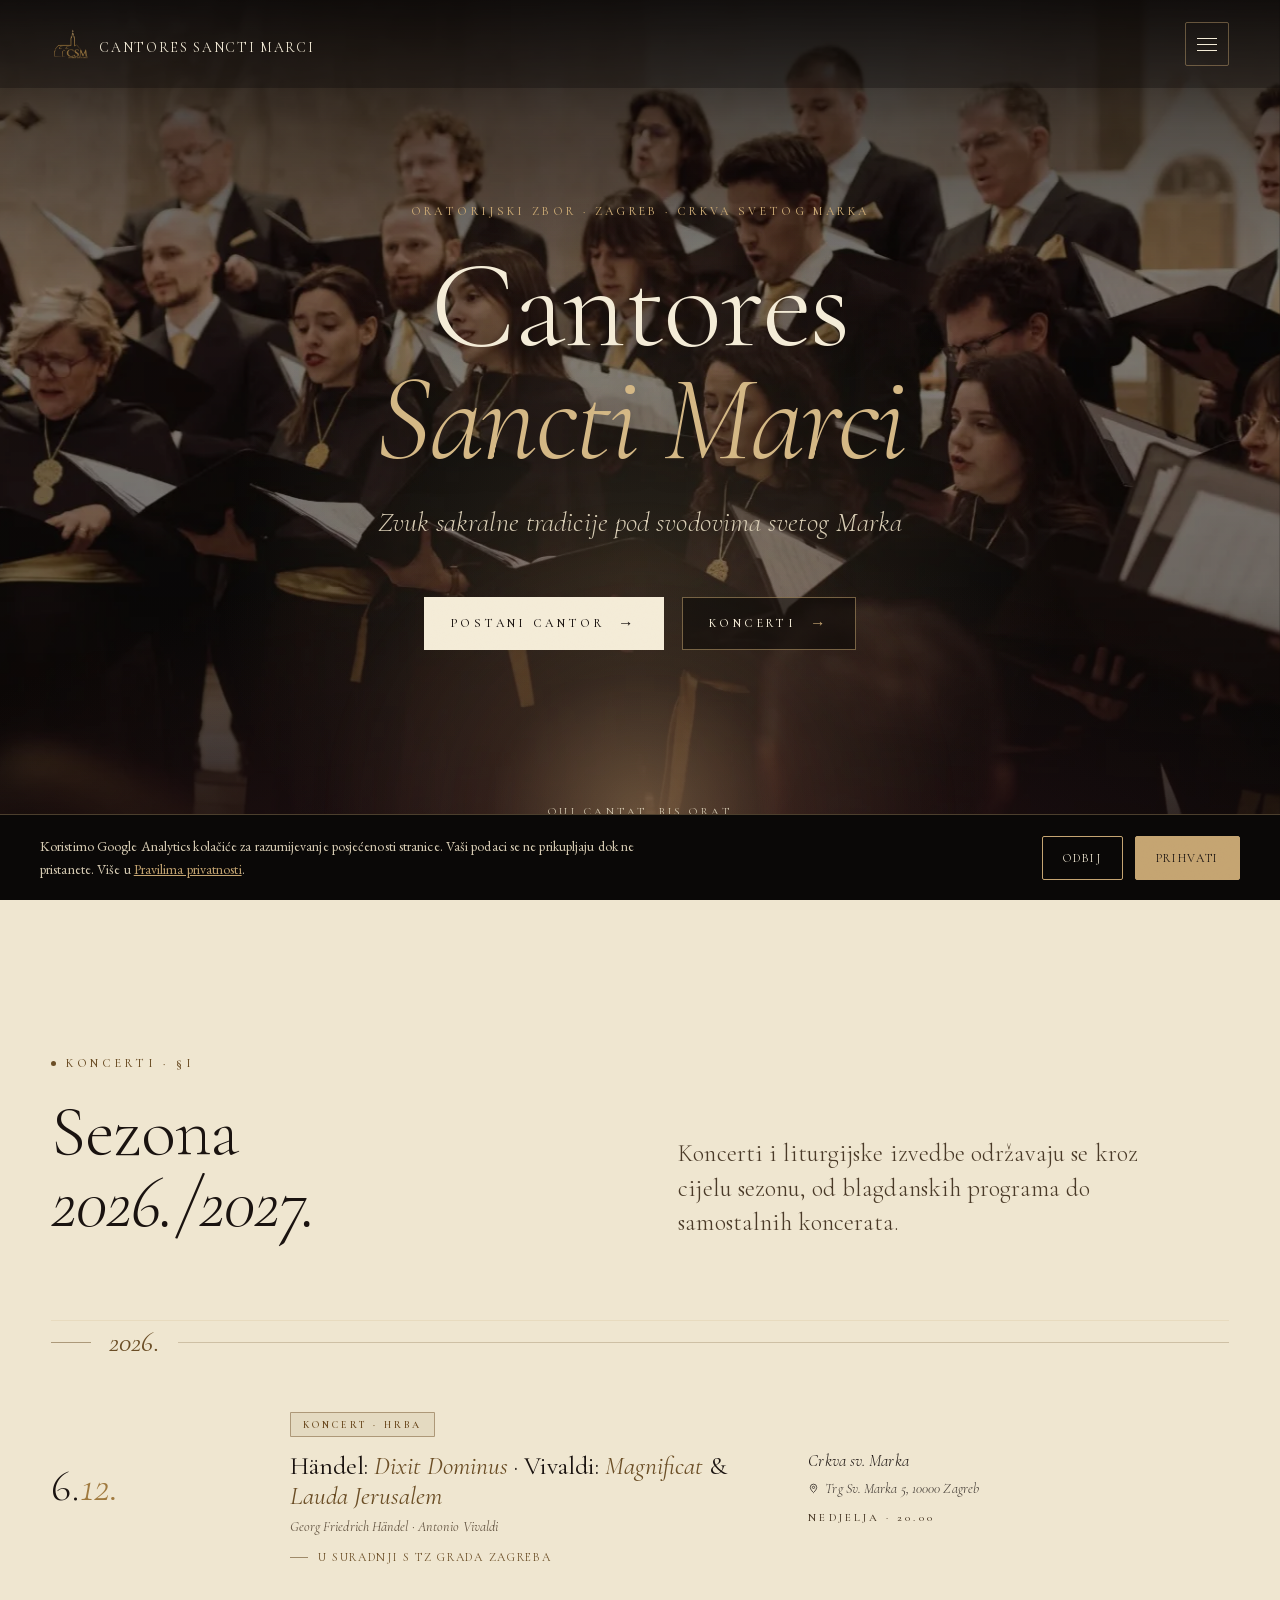
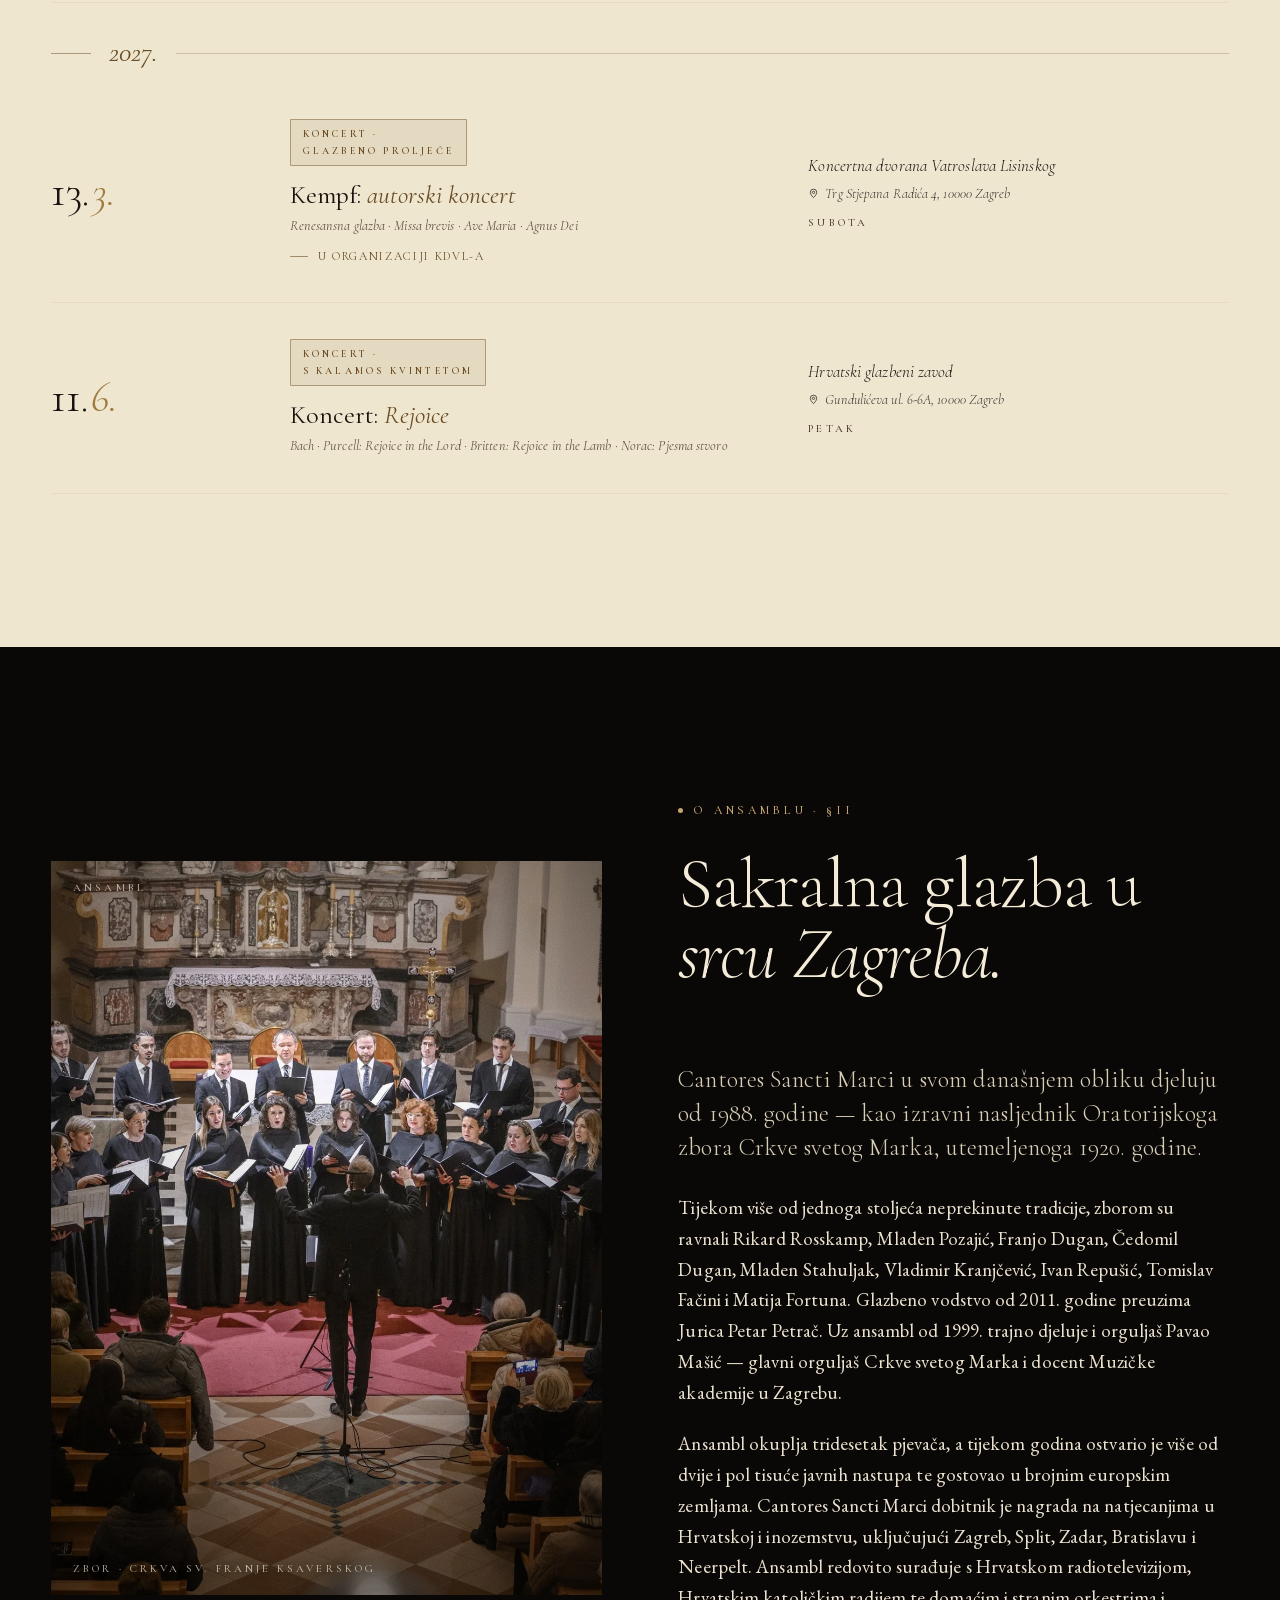
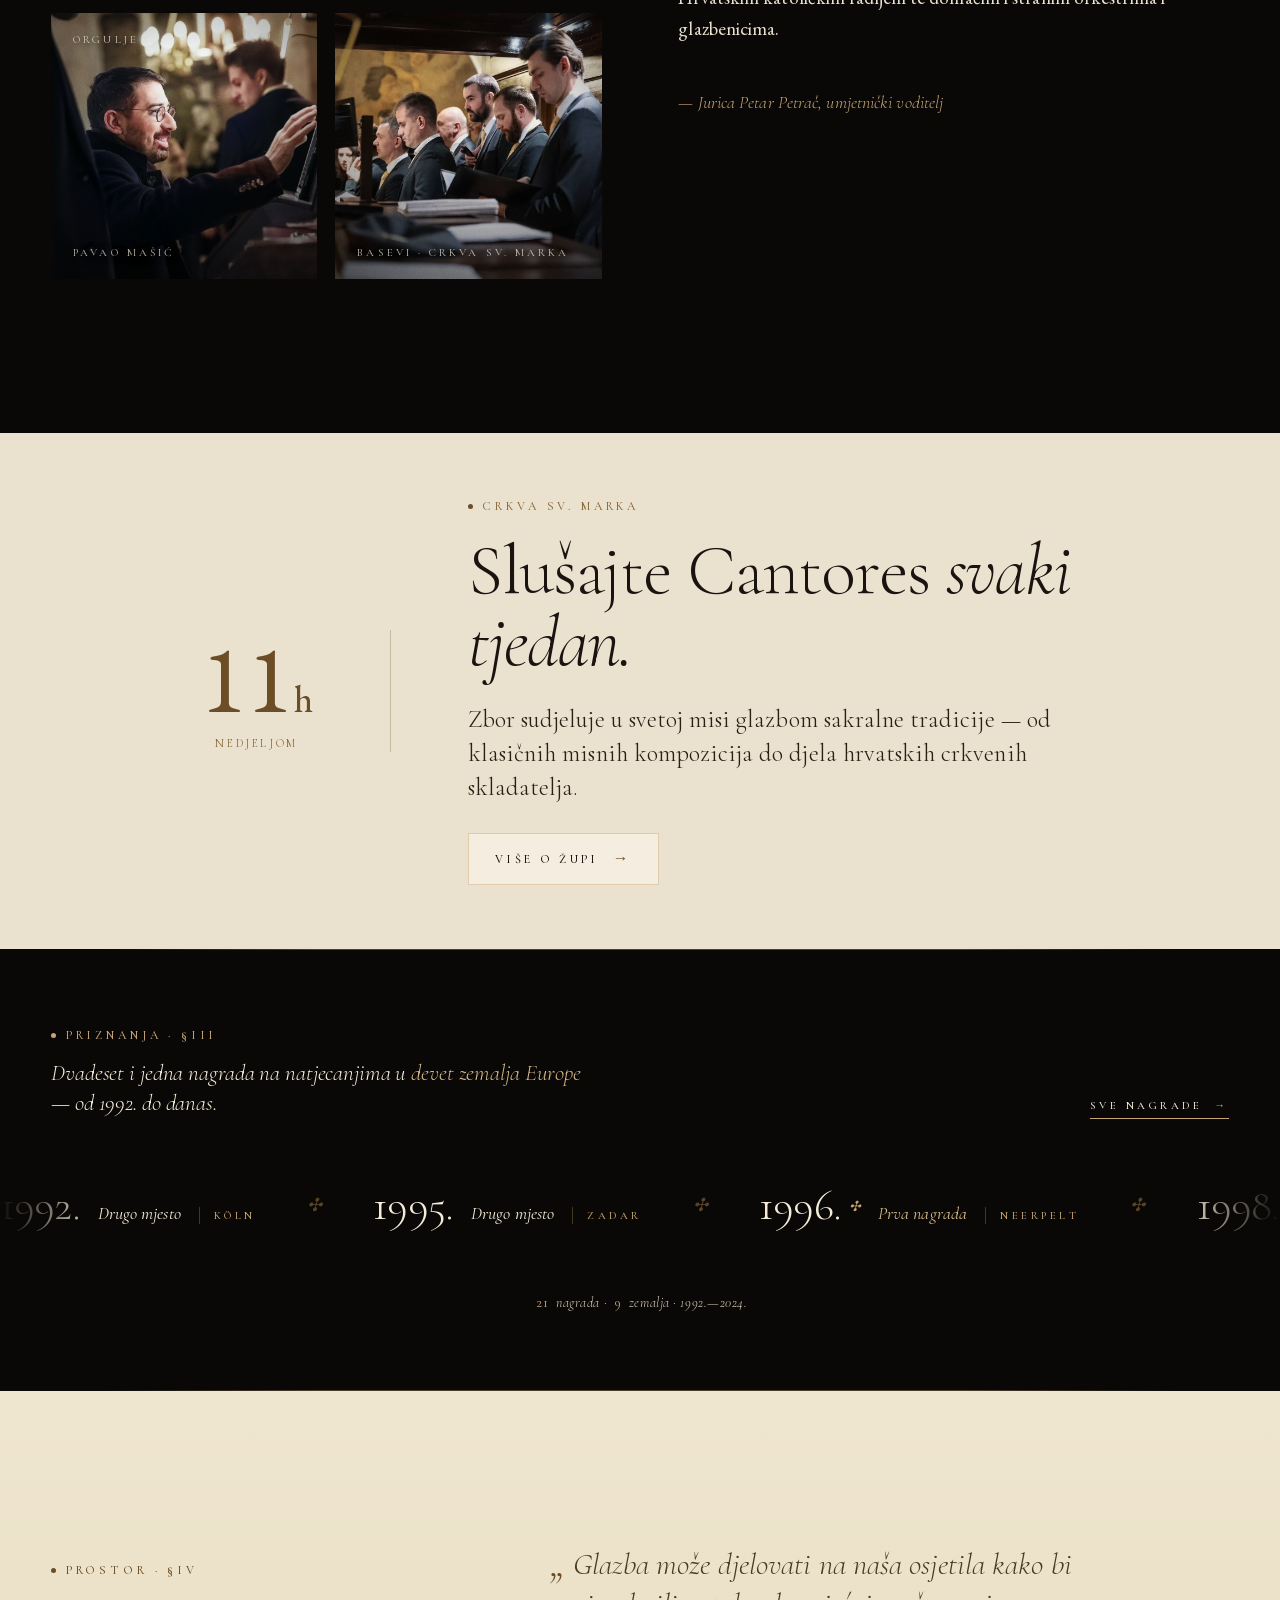
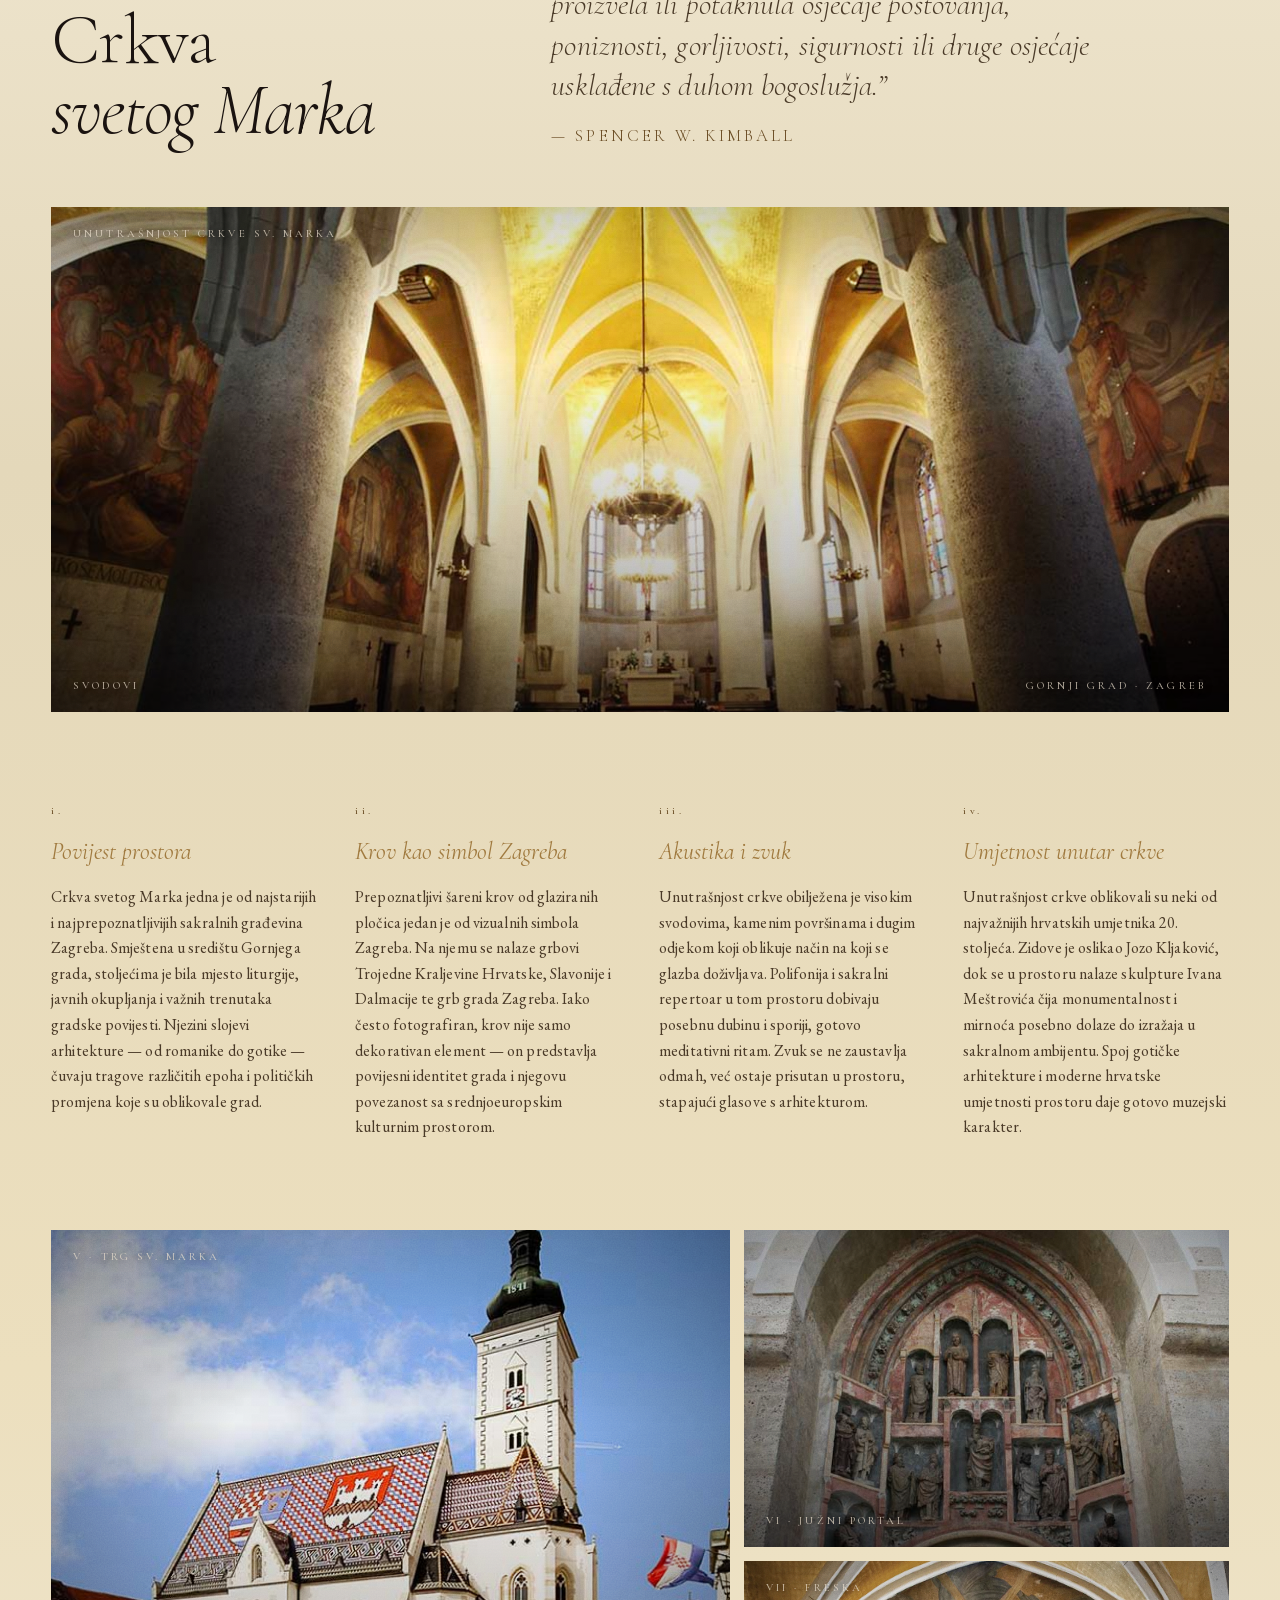
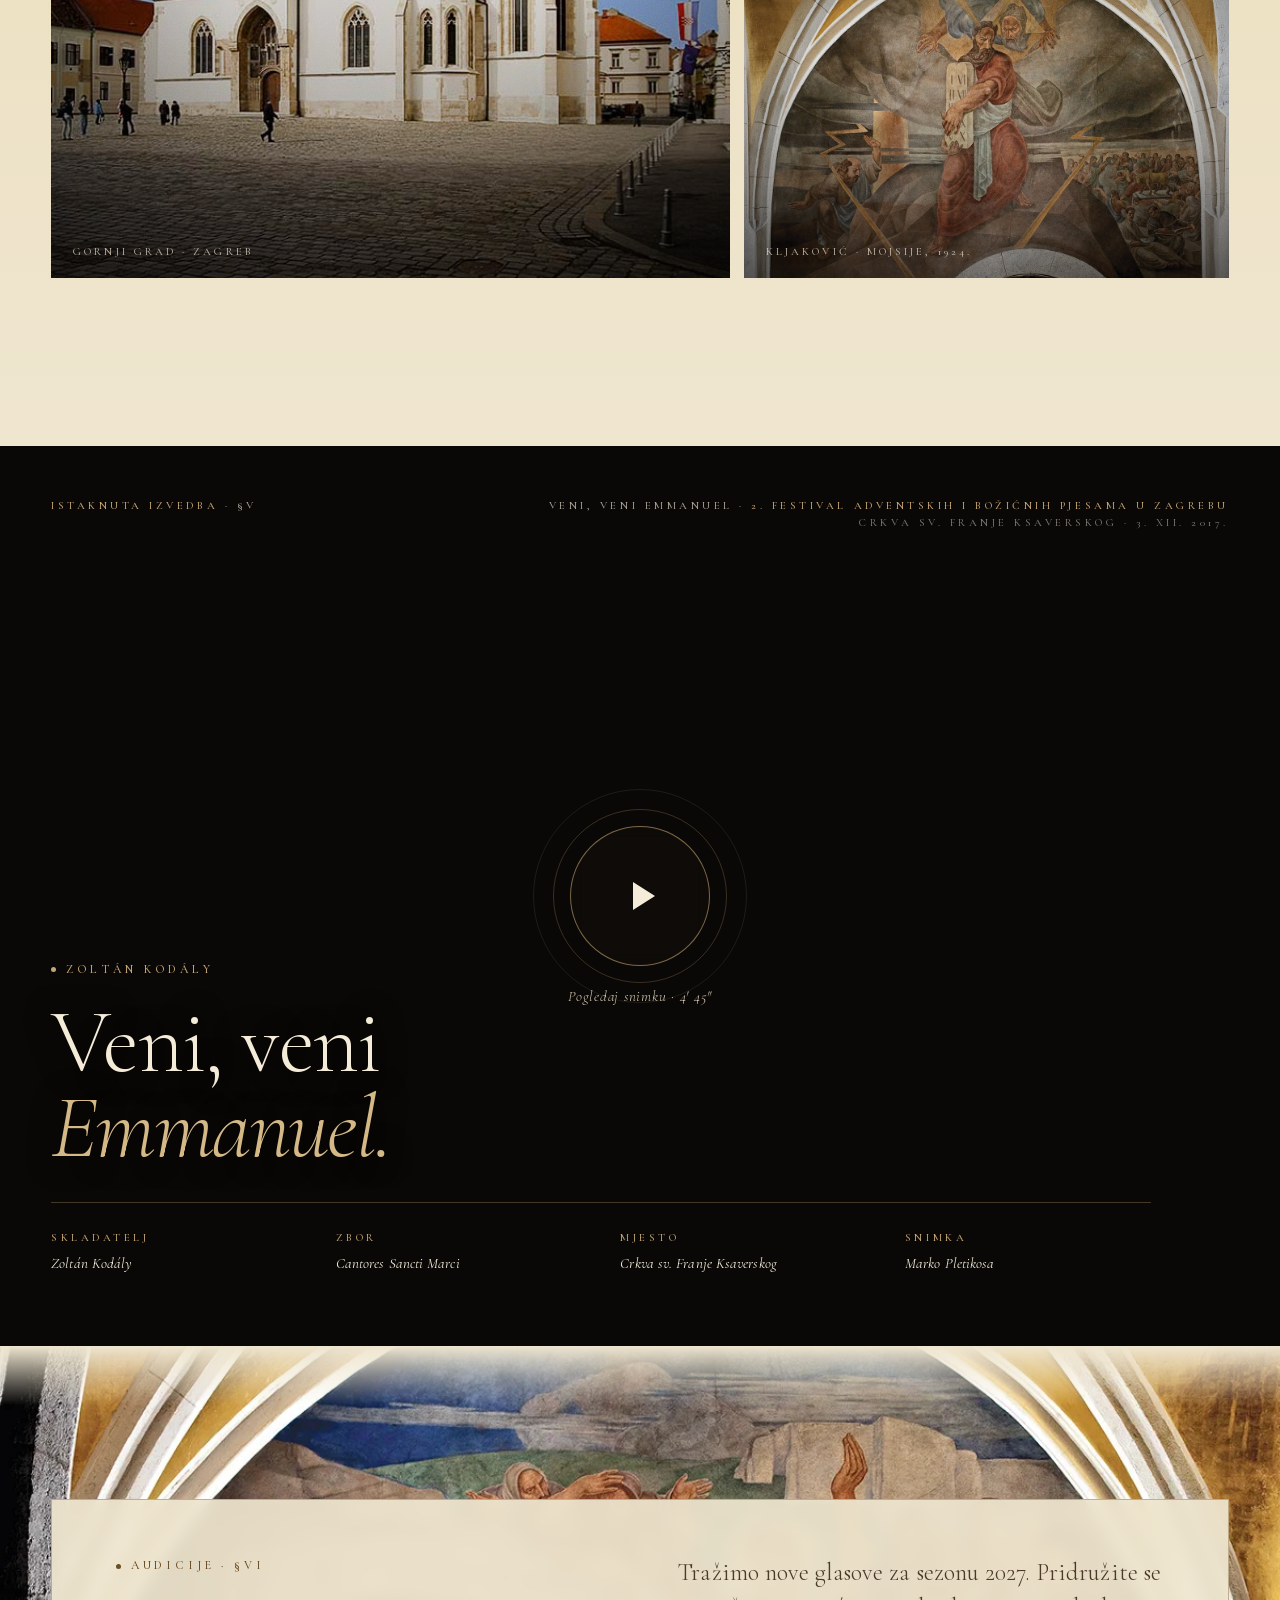
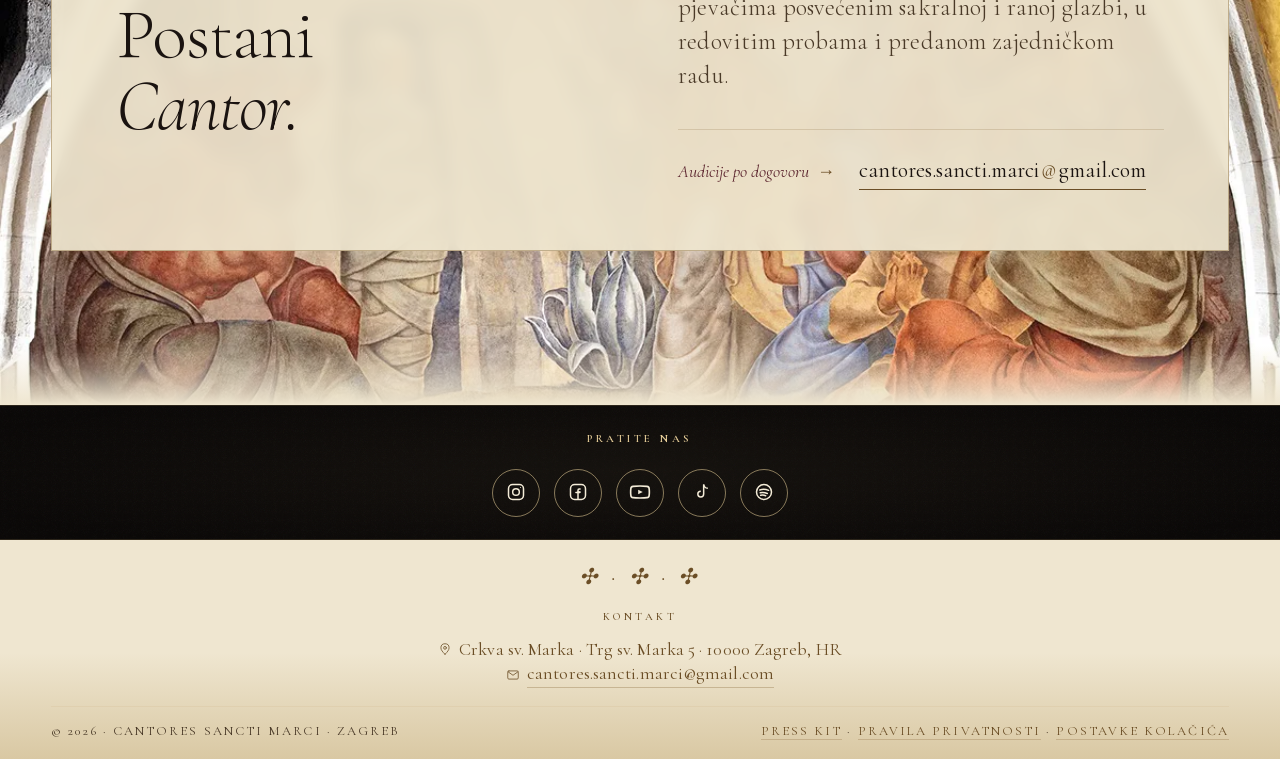
<file: index.html>
<!doctype html>
<html lang="hr">
<head>
<meta charset="utf-8">
<title>Cantores Sancti Marci — Oratorijski zbor Crkve svetog Marka, Zagreb</title>
<meta name="description" content="Cantores Sancti Marci — oratorijski zbor Crkve svetog Marka u Zagrebu, posvećen sakralnoj i ranoj glazbi. Koncerti, liturgijske izvedbe i audicije za sezonu 2027.">
<link rel="canonical" href="https://cantoressanctimarci.hr/">
<link rel="alternate" hreflang="hr" href="https://cantoressanctimarci.hr/">
<link rel="alternate" hreflang="en" href="https://cantoressanctimarci.hr/en">
<link rel="alternate" hreflang="x-default" href="https://cantoressanctimarci.hr/">
<meta property="og:type" content="website">
<meta property="og:site_name" content="Cantores Sancti Marci">
<meta property="og:locale" content="hr_HR">
<meta property="og:title" content="Cantores Sancti Marci — Oratorijski zbor Crkve svetog Marka, Zagreb">
<meta property="og:description" content="Cantores Sancti Marci — oratorijski zbor Crkve svetog Marka u Zagrebu, posvećen sakralnoj i ranoj glazbi. Koncerti, liturgijske izvedbe i audicije za sezonu 2027.">
<meta property="og:image" content="https://cantoressanctimarci.hr/media/og-image.jpg">
<meta property="og:image:width" content="1200">
<meta property="og:image:height" content="630">
<meta property="og:image:alt" content="Cantores Sancti Marci — koncert u Crkvi svetog Marka">
<meta name="twitter:card" content="summary_large_image">
<meta name="twitter:title" content="Cantores Sancti Marci — Oratorijski zbor Crkve svetog Marka, Zagreb">
<meta name="twitter:description" content="Cantores Sancti Marci — oratorijski zbor Crkve svetog Marka u Zagrebu, posvećen sakralnoj i ranoj glazbi. Koncerti, liturgijske izvedbe i audicije za sezonu 2027.">
<meta name="twitter:image" content="https://cantoressanctimarci.hr/media/og-image.jpg">
<meta name="viewport" content="width=device-width, initial-scale=1">
<link rel="icon" type="image/png" href="favicon.png">
<link rel="apple-touch-icon" href="apple-touch-icon.png">
<script type="application/ld+json" id="ld-json">
{"@context":"https://schema.org","@graph":[
{"@type":"MusicGroup","@id":"https://cantoressanctimarci.hr/#musicgroup","name":"Cantores Sancti Marci","url":"https://cantoressanctimarci.hr/","description":"Cantores Sancti Marci — oratorijski zbor Crkve svetog Marka u Zagrebu, posvećen sakralnoj i ranoj glazbi.","logo":"https://cantoressanctimarci.hr/favicon.png","image":"https://cantoressanctimarci.hr/media/og-image.jpg","sameAs":["https://www.instagram.com/cantores_sancti_marci","https://www.facebook.com/cantores.sancti.marci/","https://www.youtube.com/@choircantoressanctimarci","https://www.tiktok.com/@cantores_sancti_marci"],"email":"cantores.sancti.marci@gmail.com","genre":["Sacred choral music","Gregorian chant","Renaissance polyphony","Contemporary sacred music"],"director":{"@type":"Person","name":"Jurica Petar Petrač"},"location":{"@type":"Place","name":"Crkva sv. Marka","address":{"@type":"PostalAddress","streetAddress":"Trg svetog Marka 5","addressLocality":"Zagreb","postalCode":"10000","addressCountry":"HR"}}},
{"@type":"WebSite","@id":"https://cantoressanctimarci.hr/#website","url":"https://cantoressanctimarci.hr/","name":"Cantores Sancti Marci","publisher":{"@id":"https://cantoressanctimarci.hr/#musicgroup"}},
{"@type":"WebPage","@id":"https://cantoressanctimarci.hr/#webpage","url":"https://cantoressanctimarci.hr/","inLanguage":"hr","isPartOf":{"@id":"https://cantoressanctimarci.hr/#website"},"about":{"@id":"https://cantoressanctimarci.hr/#musicgroup"},"mainEntity":{"@id":"https://cantoressanctimarci.hr/#musicgroup"}},
{"@type":"MusicEvent","@id":"https://cantoressanctimarci.hr/#event-2026-08-29","name":"Palmeri: Misatango","description":"Martín Palmeri · misa u ritmu tanga","startDate":"2026-08-29","eventStatus":"https://schema.org/EventScheduled","eventAttendanceMode":"https://schema.org/OfflineEventAttendanceMode","location":{"@type":"Place","name":"Trogir"},"performer":{"@id":"https://cantoressanctimarci.hr/#musicgroup"},"url":"https://cantoressanctimarci.hr/#koncerti","inLanguage":"hr"},
{"@type":"MusicEvent","@id":"https://cantoressanctimarci.hr/#event-2026-12-06","name":"Händel: Dixit Dominus · Vivaldi: Magnificat & Lauda Jerusalem","description":"Georg Friedrich Händel · Antonio Vivaldi · HRBA","startDate":"2026-12-06","eventStatus":"https://schema.org/EventScheduled","eventAttendanceMode":"https://schema.org/OfflineEventAttendanceMode","location":{"@type":"Place","name":"Crkva sv. Marka","address":{"@type":"PostalAddress","streetAddress":"Trg svetog Marka 5","addressLocality":"Zagreb","postalCode":"10000","addressCountry":"HR"}},"performer":{"@id":"https://cantoressanctimarci.hr/#musicgroup"},"url":"https://cantoressanctimarci.hr/#koncerti","inLanguage":"hr"}
]}
</script>
<link rel="manifest" href="site.webmanifest">
<link rel="preload" as="image" href="media/marko-lada-publika.webp">
<link rel="preload" as="font" type="font/woff2" href="fonts/cormorant-garamond-600-normal-latin.woff2" crossorigin="anonymous">
<link rel="preload" href="fonts/fonts.css" as="style" onload="this.onload=null;this.rel='stylesheet'">
<noscript><link rel="stylesheet" href="fonts/fonts.css"></noscript>
<script src="concerts.js?v=3"></script>
<style>
  /* -------- design tokens -------- */
  :root{
    /* PERGAMENA — light parchment ground, deep umber type.
       Hero re-scopes these to the dark cinematic plate. */
    --ink:        #efe6d0;   /* page ground */
    --umber:      #e8ddc3;
    --umber-2:    #e0d5b8;
    --umber-3:    #d7c9a8;
    --stone:      #b89e72;
    --parchment:  #2a1f15;   /* body text */
    --ivory:      #1a1310;   /* heading text */
    --ivory-soft: #4a3a28;   /* muted text */
    --gold:       #6b4e26;  /* darkened from #8a6b3c for AA contrast on parchment */
    --gold-warm:  #a07a3f;
    --gold-deep:  #6b4e26;
    --burgundy:   #5d2730;
    --burgundy-2: #3a1820;
    --olive:      #4a4530;

    --serif: "Cormorant Garamond", "EB Garamond", "Times New Roman", serif;
    --body:  "EB Garamond", "Cormorant Garamond", "Times New Roman", serif;

    --maxw: 1320px;
    --gut: clamp(20px, 4vw, 64px);
  }

  *{ box-sizing:border-box; margin:0; padding:0 }
  html{ scroll-behavior:smooth; background:var(--ink) }
  body{
    font-family: var(--body);
    color: var(--parchment);
    background: var(--ink);
    line-height: 1.55;
    font-weight: 400;
    font-size: 18px;
    letter-spacing: 0.005em;
    -webkit-font-smoothing: antialiased;
    text-rendering: optimizeLegibility;
    overflow-x:hidden;
  }

  /* canvas grain overlaid on whole site for painterly tactility */
  :root{ --grain-opacity: 0.05; --title-italic-style: italic }
  body::before{
    content:"";
    position:fixed; inset:0;
    pointer-events:none;
    z-index: 9999;
    opacity: var(--grain-opacity);
    mix-blend-mode: multiply;
    background-image: url("data:image/svg+xml;utf8,<svg xmlns='http://www.w3.org/2000/svg' width='240' height='240'><filter id='n'><feTurbulence type='fractalNoise' baseFrequency='0.9' numOctaves='2' stitchTiles='stitch'/><feColorMatrix values='0 0 0 0 0.95  0 0 0 0 0.88  0 0 0 0 0.7  0 0 0 0.7 0'/></filter><rect width='100%25' height='100%25' filter='url(%23n)'/></svg>");
  }

  ::selection{ background: var(--burgundy); color: var(--ivory) }

  a{ color: inherit; text-decoration: none }

  /* -------- typography -------- */
  .display{
    font-family: var(--serif);
    font-weight: 300;
    letter-spacing: -0.015em;
    line-height: 0.95;
  }
  .display em{ font-style: var(--title-italic-style); font-weight: 300 }
  .italic{ font-style: italic; font-weight: 300 }
  h1.title{
    font-family: var(--serif);
    font-weight: 300;
    font-size: clamp(56px, 9.6vw, 168px);
    line-height: 0.92;
    letter-spacing: -0.02em;
    color: var(--ivory);
  }
  h2.section-title{
    font-family: var(--serif);
    font-weight: 300;
    font-size: clamp(40px, 5.6vw, 96px);
    line-height: 1.0;
    letter-spacing: -0.015em;
    color: var(--ivory);
  }
  h3{
    font-family: var(--serif);
    font-weight: 400;
    font-size: clamp(22px, 2.0vw, 30px);
    letter-spacing: 0;
    color: var(--ivory);
  }
  p{
    font-family: var(--body);
    font-size: 19px;
    line-height: 1.62;
    color: var(--parchment);
  }
  p.lead{
    font-family: var(--serif);
    font-weight: 300;
    font-size: clamp(22px, 1.9vw, 28px);
    line-height: 1.4;
    color: var(--ivory-soft);
    letter-spacing: 0.002em;
  }
  .eyebrow{
    font-family: var(--serif);
    font-weight: 500;
    font-size: 12px;
    letter-spacing: 0.32em;
    text-transform: uppercase;
    color: var(--gold);
  }
  .eyebrow .dot{
    display:inline-block; width:5px; height:5px; border-radius:50%;
    background: var(--gold); margin: 0 0.8em 2px 0;
    vertical-align: middle;
  }
  .smallcaps{
    font-family: var(--serif);
    font-weight: 500;
    letter-spacing: 0.28em;
    text-transform: uppercase;
    font-size: 12px;
    color: var(--ivory-soft);
  }

  /* gold rule */
  .rule{
    display:block; width: 100%; height:1px;
    background: linear-gradient(90deg, transparent, var(--gold-deep) 12%, var(--gold-deep) 88%, transparent);
    opacity: 0.55;
  }
  .rule.short{ width:64px; background: var(--gold); opacity: 0.7 }

  /* -------- layout -------- */
  .wrap{ max-width: var(--maxw); margin: 0 auto; padding: 0 var(--gut) }
  section{ position: relative }
  .pad-y{ padding: clamp(80px, 12vw, 180px) 0 }

  /* -------- accessibility -------- */
  .sr-only{
    position:absolute; width:1px; height:1px; padding:0; margin:-1px;
    overflow:hidden; clip:rect(0,0,0,0); white-space:nowrap; border:0;
  }
  .skip-link{
    position: fixed; top: 12px; left: 12px; z-index: 2000;
    background: #c5a572; color: #1a1310;
    padding: 12px 20px; border-radius: 4px;
    font-family: var(--serif); font-size: 15px; letter-spacing: 0.04em;
    text-decoration: none;
    transform: translateY(calc(-100% - 80px)); transition: transform .2s ease;
  }
  .skip-link:focus{ transform: translateY(0); outline: none }
  a:focus-visible, button:focus-visible,
  input:focus-visible, [tabindex]:focus-visible{
    outline: 2px solid var(--gold, #c5a572);
    outline-offset: 3px;
    border-radius: 2px;
  }
  @media (prefers-reduced-motion: reduce){
    .skip-link{ transition: none }
  }

  /* -------- nav -------- */
  nav.top{
    position: fixed; inset: 0 0 auto 0;
    z-index: 100;    padding: 22px var(--gut);
    display:grid;
    grid-template-columns: 1fr auto 1fr;
    align-items: center;
    color: #f4ecd8;
    background-color: rgba(10,8,7,0.32);
    --nav-text: #f4ecd8;
    --nav-text-soft: #d8cdb5;
    --nav-text-accent: #c5a572;
    transition: background-color .6s ease, backdrop-filter .6s ease, padding .4s ease, color .4s ease;
  }
  nav.top.scrolled{
    --nav-text: var(--ivory);
    --nav-text-soft: var(--ivory-soft);
    --nav-text-accent: var(--gold);
    background: rgba(239,230,208,0.82);
    backdrop-filter: blur(8px) saturate(1.05);
    -webkit-backdrop-filter: blur(8px) saturate(1.05);
    padding: 14px var(--gut);
    border-bottom: 1px solid rgba(138,107,60,0.28);
  }
  nav.top.menu-open{ z-index: 1000; background: transparent !important; backdrop-filter: none; border-bottom: none }
  nav.top.menu-open .brand{ color: var(--ivory) }
  nav.top .hamburger{
    display: none;
    width: 44px; height: 44px;
    background: transparent;
    border: 1px solid rgba(197,165,114,0.45);
    border-radius: 2px;
    cursor: pointer;
    align-items: center;
    justify-content: center;
    flex-direction: column;
    gap: 5px;
    padding: 0;
    justify-self: end;
    transition: border-color .3s ease, background .3s ease;
    z-index: 1001;
    position: relative;
  }
  nav.top .hamburger span{
    display:block;
    width: 20px; height: 1px;
    background: var(--nav-text);
    transition: transform .35s cubic-bezier(.2,.7,.2,1), opacity .25s ease, background .3s;
  }
  nav.top .hamburger:hover{ border-color: var(--nav-text-accent) }
  nav.top.menu-open .hamburger span{ background: var(--ivory) }
  nav.top.menu-open .hamburger span:nth-child(1){ transform: translateY(6px) rotate(45deg) }
  nav.top.menu-open .hamburger span:nth-child(2){ opacity: 0 }
  nav.top.menu-open .hamburger span:nth-child(3){ transform: translateY(-6px) rotate(-45deg) }

  /* mobile menu overlay */
  .mobile-menu{
    position: fixed; inset: 0;
    background: var(--ink);
    z-index: 999;
    opacity: 0;
    pointer-events: none;
    transition: opacity .5s ease;
    display: flex;
    align-items: center;
    justify-content: center;
    padding: 80px var(--gut) 40px;
  }
  .mobile-menu.open{ opacity: 1; pointer-events: auto }
  .mobile-menu .mm-inner{
    width: 100%;
    max-width: 480px;
    transform: translateY(20px);
    opacity: 0;
    transition: transform .6s cubic-bezier(.2,.7,.2,1) .1s, opacity .5s ease .1s;
  }
  .mobile-menu.open .mm-inner{ transform: translateY(0); opacity: 1 }
  .mobile-menu .mm-eyebrow{
    font-family: var(--serif);
    font-style: italic;
    font-size: 12px;
    letter-spacing: 0.4em;
    text-transform: uppercase;
    color: var(--gold);
    margin-bottom: 32px;
    padding-bottom: 18px;
    border-bottom: 1px solid rgba(197,165,114,0.18);
  }
  .mobile-menu ul{
    list-style: none;
    margin: 0; padding: 0;
    display: flex; flex-direction: column;
  }
  .mobile-menu li{
    border-bottom: 1px solid rgba(197,165,114,0.10);
  }
  .mobile-menu li a{
    display: block;
    padding: 22px 0;
    font-family: var(--serif);
    font-weight: 300;
    font-size: clamp(26px, 6vw, 36px);
    color: var(--ivory);
    letter-spacing: -0.005em;
    line-height: 1;
    transition: color .3s, padding-left .35s cubic-bezier(.2,.7,.2,1);
    position: relative;
  }
  .mobile-menu li a::before{
    content: "";
    position: absolute;
    left: 0; top: 50%;
    width: 0; height: 1px;
    background: var(--gold);
    transition: width .35s cubic-bezier(.2,.7,.2,1);
  }
  .mobile-menu li a:hover,
  .mobile-menu li a:active{
    color: var(--gold);
    padding-left: 28px;
  }
  .mobile-menu li a:hover::before,
  .mobile-menu li a:active::before{ width: 18px }
  .mobile-menu .mm-footer{
    margin-top: 40px;
    padding-top: 24px;
    border-top: 1px solid rgba(197,165,114,0.18);
    display: flex;
    justify-content: space-between;
    align-items: center;
    font-family: var(--serif);
    font-weight: 500;
    font-size: 11px;
    letter-spacing: 0.28em;
    text-transform: uppercase;
    color: var(--ivory-soft);
  }
  .mobile-menu .mm-footer .lang-toggle{
    display: inline-flex;
    border: 1px solid rgba(197,165,114,0.45);
    border-radius: 40px;
    overflow: hidden;
    letter-spacing: 0.2em;
  }
  .mobile-menu .mm-footer .lang-toggle .seg{
    min-width: 60px;
    padding: 13px 22px;
    font-size: 14px;
    line-height: 1;
    text-align: center;
    color: var(--ivory-soft);
    transition: background .25s ease, color .25s ease;
  }
  .mobile-menu .mm-footer .lang-toggle .seg.active{
    background: var(--gold);
    color: #1a1310;
  }
  .mobile-menu .mm-footer .lang-toggle a.seg:active{
    background: rgba(197,165,114,0.2);
  }

  nav.top .brand{
    font-family: var(--serif);
    font-weight: 400;
    white-space: nowrap;
    font-size: 17px;
    letter-spacing: 0.18em;
    text-transform: uppercase;
    color: var(--nav-text);
  }
  nav.top .brand .mark{
    display:inline-block; margin-right: 12px;
    width: 40px; height: 40px; vertical-align: -12px;
    transition: filter .4s ease;
  }
  nav.top.scrolled .brand .mark{ filter: brightness(0) }
  nav.top ul{
    list-style:none; display:flex; gap: clamp(20px, 2.4vw, 38px);
    justify-content:center;
  }
  nav.top ul a{
    font-family: var(--serif);
    font-weight: 500;
    white-space: nowrap;
    font-size: 12px;
    letter-spacing: 0.28em;
    text-transform: uppercase;
    color: var(--nav-text-soft);
    padding: 6px 2px;
    position:relative;
    transition: color .3s;
  }
  nav.top ul a::after{
    content:""; position:absolute; left:0; right:100%; bottom: 0;
    height:1px; background: var(--nav-text-accent); transition: right .35s ease;
  }
  nav.top ul a:hover{ color: var(--nav-text) }
  nav.top ul a:hover::after{ right: 0 }
  @media (max-width: 1180px){
    nav.top ul{ gap: clamp(12px, 1.6vw, 22px) }
    nav.top ul a{ font-size: 11px; letter-spacing: 0.18em }
    nav.top .meta{ gap: 12px; font-size: 11px }
  }
  nav.top .meta{
    display:flex; justify-content:flex-end; align-items:center; gap: 22px;
    white-space: nowrap;
    font-family: var(--serif);
    font-weight: 500;
    font-size: 12px;
    letter-spacing: 0.24em;
    text-transform: uppercase;
    color: var(--nav-text-soft);
  }
  nav.top .meta .lang{ color: var(--nav-text-accent) }
  nav.top .meta .lang span{ color: var(--nav-text-soft); margin: 0 4px }

  /* -------- buttons -------- */
  .btn{
    display:inline-flex; align-items:center; gap:14px;
    padding: 16px 26px;
    border: 1px solid rgba(197,165,114,0.45);
    color: var(--ivory);
    font-family: var(--serif);
    font-weight: 500;
    font-size: 12px;
    letter-spacing: 0.28em;
    text-transform: uppercase;
    background: rgba(255,250,240,0.5);
    backdrop-filter: blur(4px);
    transition: all .4s ease;
    cursor:pointer;
  }
  .btn .arr{
    display:inline-block; color: var(--gold); font-style: normal;
    font-size: 1.3em; line-height: 1;
    transition: transform .3s ease;
  }
  @media (max-width: 700px){
    .btn .arr{ font-size: 1.6em }
  }
  .btn .arr::before{ content: "\2192"; }
  .btn:hover{ border-color: var(--burgundy); background: rgba(93,39,48,0.10); color: var(--ivory) }
  .btn:hover .arr{ transform: translateX(6px) }
  .btn.solid{
    background: #2a1f15; color: var(--ink); border-color: #2a1f15;
  }
  .btn.solid .arr{ color: var(--gold-warm) }
  .btn.solid:hover{ background: var(--burgundy); border-color: var(--burgundy); color: var(--ink) }

  /* -------- reusable: chiaroscuro plate -------- */
  /* a painterly placeholder: dark canvas, candlelight, optional vault */
  .plate{
    position: relative;
    overflow: hidden;
    background:
      radial-gradient(120% 80% at 50% 110%, rgba(197,165,114,0.05), transparent 55%),
      radial-gradient(60% 90% at 50% 35%, rgba(212,184,134,0.18), rgba(20,16,12,0) 60%),
      linear-gradient(180deg, #0e0a07 0%, #1a1310 50%, #0a0807 100%);
    color: var(--ivory-soft);
    isolation: isolate;
  }
  .plate::before{
    /* fresco / parchment haze */
    content:"";
    position:absolute; inset:0;
    background:
      radial-gradient(80% 60% at 30% 20%, rgba(93,39,48,0.18), transparent 70%),
      radial-gradient(50% 50% at 80% 80%, rgba(74,69,48,0.15), transparent 70%);
    mix-blend-mode: screen;
    z-index: 1;
  }
  .plate::after{
    /* heavy grain inside the plate */
    content:"";
    position:absolute; inset:0;
    background-image: url("data:image/svg+xml;utf8,<svg xmlns='http://www.w3.org/2000/svg' width='320' height='320'><filter id='n'><feTurbulence type='fractalNoise' baseFrequency='0.75' numOctaves='2' stitchTiles='stitch'/><feColorMatrix values='0 0 0 0 0.9  0 0 0 0 0.78  0 0 0 0 0.6  0 0 0 0.9 0'/></filter><rect width='100%25' height='100%25' filter='url(%23n)'/></svg>");
    opacity: 0.14;
    mix-blend-mode: overlay;
    z-index: 2;
    pointer-events:none;
  }
  .plate > .pcontent{ position: relative; z-index: 3 }

  /* photo-backed plate — drops a real image in while keeping the
     painterly grain + warm vignette so it sits within the system */
  .plate-photo{
    background-size: cover;
    background-position: center;
    background-color: #0a0807;
  }
  .plate-photo.flip-x{ transform: scaleX(-1) }
  .plate-photo.flip-x .cap{ transform: scaleX(-1) }
  .plate-photo::before{
    background:
      radial-gradient(75% 90% at 50% 45%, transparent 35%, rgba(10,8,7,0.55) 100%),
      linear-gradient(180deg, rgba(10,8,7,0.10) 0%, rgba(10,8,7,0) 30%, rgba(10,8,7,0.45) 100%);
    mix-blend-mode: multiply;
  }
  .plate-photo::after{
    opacity: 0.18;
  }

  /* candle highlight overlay */
  .plate-candle::before{
    background:
      radial-gradient(35% 45% at 50% 58%, rgba(255,210,140,0.35), rgba(255,180,110,0.08) 30%, transparent 65%),
      radial-gradient(70% 60% at 50% 30%, rgba(120,70,40,0.18), transparent 70%);
  }
  /* vault arch silhouette */
  .plate-vault::before{
    background:
      radial-gradient(45% 55% at 50% 65%, rgba(212,184,134,0.22), transparent 60%);
  }
  .plate-vault .vault{
    position:absolute; left:50%; bottom:0; transform: translateX(-50%);
    width: 88%; height: 78%;
    border-radius: 50% 50% 0 0 / 60% 60% 0 0;
    background:
      radial-gradient(80% 60% at 50% 90%, rgba(255,210,140,0.13), transparent 60%),
      linear-gradient(180deg, rgba(0,0,0,0.0) 0%, rgba(0,0,0,0.55) 60%, rgba(0,0,0,0.85) 100%);
    border: 1px solid rgba(197,165,114,0.18);
    border-bottom: none;
    box-shadow: inset 0 -60px 80px rgba(0,0,0,0.7);
    z-index: 1;
  }
  .plate-vault .vault::before{
    /* inner arch */
    content:"";
    position:absolute; left:50%; bottom:0; transform: translateX(-50%);
    width: 60%; height: 70%;
    border-radius: 50% 50% 0 0 / 65% 65% 0 0;
    background: linear-gradient(180deg, rgba(10,8,7,0.0), rgba(10,8,7,0.9));
    border: 1px solid rgba(197,165,114,0.12);
    border-bottom: none;
  }
  .plate-vault .vault::after{
    /* keystone glow */
    content:"";
    position:absolute; left:50%; top:14%; transform: translateX(-50%);
    width:140px; height:140px;
    border-radius: 50%;
    background: radial-gradient(circle, rgba(255,210,140,0.35), transparent 60%);
    filter: blur(2px);
  }

  /* manuscript page */
  .plate-manuscript{
    background:
      radial-gradient(70% 90% at 50% 50%, #2b2118 0%, #1b150f 60%, #0e0a07 100%);
  }
  .plate-manuscript::before{
    background:
      radial-gradient(40% 50% at 50% 50%, rgba(235,225,207,0.04), transparent 70%);
  }
  .plate-manuscript .lines{
    position:absolute; inset: 18% 16%;
    z-index: 2;
    opacity: 0.55;
    background:
      repeating-linear-gradient(180deg, transparent 0 32px, rgba(197,165,114,0.18) 32px 33px);
    mask-image: linear-gradient(180deg, transparent, black 20%, black 80%, transparent);
  }
  .plate-manuscript .initial{
    position:absolute; left: 18%; top: 18%;
    z-index: 3;
    font-family: var(--serif);
    font-style: italic;
    font-weight: 300;
    font-size: clamp(80px, 12vw, 180px);
    line-height: 1;
    color: var(--burgundy);
    text-shadow: 0 2px 12px rgba(0,0,0,0.4);
  }

  /* corner cap label inside plate */
  .plate .cap{
    position:absolute; left: 22px; bottom: 18px;
    z-index: 4;
    font-family: var(--serif);
    font-weight: 500;
    font-size: 11px;
    letter-spacing: 0.28em;
    text-transform: uppercase;
    color: rgba(235,225,207,0.72);
    text-shadow: 0 1px 8px rgba(10,8,7,0.65);
  }
  .plate .cap.tr{ left: auto; right: 22px; bottom: 18px }
  .plate .cap.tl{ left: 22px; top: 18px; bottom: auto }

  /* -------- HERO -------- */
  section.hero{
    /* HERO is a cinematic dark plate — scope its tokens back to ivory/gold
       on dark, regardless of the parchment ground around it. */
    --ink:        #0a0807;
    --umber:      #14100c;
    --umber-2:    #1a1612;
    --parchment:  #ebe1cf;
    --ivory:      #f4ecd8;
    --ivory-soft: #d8cdb5;
    --gold:       #c5a572;
    --gold-warm:  #d4b886;
    --gold-deep:  #8a6b3c;
    height: 100vh;
    min-height: 720px;
    position: relative;
    overflow: hidden;
    color: var(--ivory);
    background: var(--ink);
  }
  .hero .photo{
    position:absolute; inset:0;
    background-image: url("media/marko-lada-publika.webp");
    background-size: cover;
    background-position: center 42%;
    filter: brightness(0.72) contrast(1.05) saturate(0.92);
    z-index: 0;
  }
  .hero .stage{
    position:absolute; inset:0;
    z-index: 1;
    background:
      radial-gradient(60% 80% at 50% 65%, rgba(212,184,134,0.16), rgba(20,16,12,0) 55%),
      radial-gradient(120% 100% at 50% 120%, rgba(93,39,48,0.45), transparent 60%),
      linear-gradient(180deg,
        rgba(10,8,7,0.92) 0%,
        rgba(10,8,7,0.55) 14%,
        rgba(20,16,12,0.32) 32%,
        rgba(20,16,12,0.38) 65%,
        rgba(10,8,7,0.95) 100%);
  }
  /* legacy nave silhouettes — kept for fallback when no photo loaded */
  .hero .nave{
    position:absolute; left:50%; bottom:0; transform: translateX(-50%);
    width: min(1400px, 110vw);
    height: 86vh;
    z-index: 1;
    pointer-events:none;
  }
  .hero .arch{
    position:absolute; bottom: 0;
    width: 22%; height: 78%;
    border-radius: 50% 50% 0 0 / 22% 22% 0 0;
    background: linear-gradient(180deg, rgba(10,8,7,0) 30%, rgba(10,8,7,0.7) 90%);
    border: 1px solid rgba(197,165,114,0.10);
    border-bottom: none;
    box-shadow: inset 0 -120px 140px rgba(0,0,0,0.7);
  }
  .hero .arch.c{ left:50%; transform: translateX(-50%); width: 38%; height: 92%; border-radius: 50% 50% 0 0 / 30% 30% 0 0 }
  .hero .arch.l{ left: 4%; height: 70%; transform: translateX(0) }
  .hero .arch.r{ right: 4%; height: 70% }
  .hero .arch.ll{ left: 23%; height: 80% }
  .hero .arch.rr{ right: 23%; height: 80% }
  .hero .candle{
    position:absolute; left:50%; top: 52%; transform: translateX(-50%);
    width: 700px; height: 700px;
    border-radius:50%;
    background: radial-gradient(circle, rgba(255,210,140,0.30), rgba(255,180,110,0.06) 30%, transparent 65%);
    filter: blur(6px);
    z-index: 1;
    animation: flicker 5.5s ease-in-out infinite;
  }
  @keyframes flicker{
    0%,100%{ opacity: 1; transform: translate(-50%, 0) scale(1) }
    20%{ opacity: .92; transform: translate(-50%, -2px) scale(1.01) }
    50%{ opacity: 1.0; transform: translate(-50%, 1px) scale(0.995) }
    80%{ opacity: .96; transform: translate(-50%, -1px) scale(1.005) }
  }
  .hero .copy{
    position:absolute; inset:0;
    display:flex; flex-direction:column; justify-content: center; align-items:center;
    text-align:center;
    z-index: 3;
    padding: 0 var(--gut);
  }
  /* hero CTA: light parchment bg with dark text — the section's own
     scoped --ink is dark, so be explicit here */
  .hero .btn.solid{
    background: #f4ecd8;
    color: #1a1310;
    border-color: #f4ecd8;
  }
  .hero .btn.solid .arr{ color: #1a1310 }
  .hero .btn:not(.solid){
    background: rgba(10,8,7,0.55);
    border-color: rgba(197,165,114,0.55);
    color: #f4ecd8;
  }
  .hero .btn:not(.solid):hover{
    background: rgba(10,8,7,0.78);
    border-color: var(--gold);
    color: #fff;
  }
  .hero .btn.solid:hover{
    background: var(--gold); border-color: var(--gold); color: #1a1310;
  }
  .hero .pretitle{
    margin-top: 48px;
    margin-bottom: 28px;
    display:flex; align-items:center; justify-content:center; gap: 18px;
    flex-wrap: wrap; row-gap: 10px;
    padding: 0 20px; max-width: 100%; box-sizing: border-box;
  }
  .hero .pretitle .smallcaps{ text-align:center; max-width:100% }
  .hero .pretitle .l{ width: 60px; height:1px; background: var(--gold); opacity: 0.6 }
  .hero h1{
    margin-bottom: 28px;
    text-shadow: 0 2px 30px rgba(0,0,0,0.6);
  }
  .hero h1 em{ color: var(--gold-warm) }
  .hero .sub{
    font-family: var(--serif);
    font-style: italic;
    font-weight: 300;
    font-size: clamp(20px, 2.2vw, 30px);
    color: var(--ivory-soft);
    max-width: 720px;
    line-height: 1.35;
    margin-bottom: 56px;
  }
  .hero .ctas{ display:flex; gap: 18px; flex-wrap:wrap; justify-content:center }
  .hero .scrollhint{
    position:absolute; left:50%; bottom: 36px; transform: translateX(-50%);
    z-index: 4;
    color: var(--ivory-soft);
    font-family: var(--serif);
    font-size: 11px;
    letter-spacing: 0.32em;
    text-transform: uppercase;
    text-align:center;
  }
  .hero .scrollhint .line{
    display:block; margin: 16px auto 0;
    width:1px; height: 56px;
    background: linear-gradient(180deg, transparent, var(--gold) 50%, transparent);
    animation: drip 2.4s ease-in-out infinite;
  }
  @keyframes drip{
    0%,100%{ transform: scaleY(0.6); transform-origin: top }
    50%{ transform: scaleY(1.0) }
  }
  /* Short laptop viewports (e.g. MacBook): lift the centered hero copy and
     tighten the scroll hint so "Qui cantat, bis orat" isn't crowded against the CTAs */
  @media (min-width: 981px) and (max-height: 900px){
    .hero .copy{ padding-bottom: 96px; }
    .hero .scrollhint{ bottom: 28px; }
    .hero .scrollhint .line{ height: 40px; margin-top: 12px; }
  }
  .hero .marquee{
    text-align:center;
    margin-bottom: 18px;
    padding: 0 clamp(20px, 5vw, 48px); box-sizing: border-box;
    text-wrap: balance;
    font-family: var(--serif);
    font-style: italic;
    font-weight: 300;
    color: rgba(235,225,207,0.62);
    font-size: 13px;
    letter-spacing: 0.32em;
    text-transform: uppercase;
  }
  .hero .frame-meta{
    position:absolute; z-index: 4;
    font-family: var(--serif);
    font-weight: 500;
    font-size: 11px;
    letter-spacing: 0.32em;
    text-transform: uppercase;
    color: rgba(235,225,207,0.55);
  }
  .hero .frame-meta.bl{ left: var(--gut); bottom: 30px }
  .hero .frame-meta.br{ right: var(--gut); bottom: 30px; text-align:right }
  .hero .frame-meta strong{ color: var(--gold); font-weight: 500 }

  @media (max-width: 620px){
    .hero .pretitle .l{ width: 32px }
    .hero .pretitle .smallcaps{ letter-spacing: 0.2em }
    .hero .marquee{ font-size: 12px; letter-spacing: 0.24em }
  }

  /* -------- O ANSAMBLU -------- */
  section.ansambl{
    /* dark plate — rescope tokens like hero so ivory/parchment stay legible */
    --ink:        #0a0807;
    --parchment:  #ebe1cf;
    --ivory:      #f4ecd8;
    --ivory-soft: #d8cdb5;
    --gold:       #c5a572;
    --gold-warm:  #d4b886;
    --gold-deep:  #8a6b3c;
    background: #0a0807;
    color: var(--ivory);
    overflow: hidden;
  }
  .ansambl .grid{
    display: grid;
    grid-template-columns: 1fr 1fr;
    gap: clamp(40px, 6vw, 110px);
    align-items: start;
  }
  .ansambl .colL{ padding-top: 60px }
  .ansambl .plate-stack{
    display:grid; grid-template-columns: 1fr; gap: 18px;
  }
  .ansambl .plate.tall{ aspect-ratio: 3/4 }
  .ansambl .small-row{
    display:grid; grid-template-columns: 1fr 1fr; gap: 18px;
  }
  .ansambl .plate.small{ aspect-ratio: 1/1 }
  .ansambl h2{ margin-bottom: 36px }
  .ansambl .lead{ margin-bottom: 28px }
  .ansambl p + p{ margin-top: 1.1em }
  .ansambl .sig{
    margin-top: 44px;
    display:flex; align-items:center; gap: 18px;
    font-family: var(--serif);
    font-style: italic;
    color: var(--ivory-soft);
  }
  .ansambl .sig .gold{ color: var(--gold) }
  .ansambl .stats-block{
    margin-top: clamp(80px, 10vw, 140px);
    max-width: 1000px;
    margin-left: auto;
    margin-right: auto;
  }
  .ansambl .stats-head{
    display: grid;
    grid-template-columns: 1fr auto;
    align-items: end;
    gap: 40px;
    padding-bottom: 36px;
    border-bottom: 1px solid rgba(197,165,114,0.22);
    margin-bottom: 0;
  }
  .ansambl .stats-head h3{
    font-family: var(--serif);
    font-weight: 300;
    font-size: clamp(36px, 4vw, 56px);
    line-height: 1;
    color: var(--ivory);
    letter-spacing: -0.015em;
    margin: 0;
  }
  .ansambl .stats-head h3 em{ color: var(--gold); font-style: italic }
  .ansambl .stats-head .meta{
    font-family: var(--serif);
    font-style: italic;
    color: var(--ivory-soft);
    font-size: 14px;
    letter-spacing: 0.04em;
    text-align: right;
    max-width: 280px;
  }
  .ansambl .stats{
    margin-top: 0;
    display:grid; grid-template-columns: 1fr; gap: 0;
    border: none;
  }
  .ansambl .stat{
    display: grid;
    grid-template-columns: 60px 130px 1fr 1fr;
    align-items: baseline;
    gap: clamp(28px, 4vw, 64px);
    padding: 38px 0 38px 4px;
    border-bottom: 1px solid rgba(197,165,114,0.14);
    position: relative;
    transition: padding-left .35s ease;
  }
  .ansambl .stat:last-child{ border-bottom: 1px solid rgba(197,165,114,0.22) }
  .ansambl .stat::before{
    content: "";
    position: absolute;
    left: 0; top: 0; bottom: 0;
    width: 2px;
    background: var(--gold);
    transform: scaleY(0);
    transform-origin: top;
    transition: transform .5s cubic-bezier(.2,.7,.2,1);
  }
  .ansambl .stat:hover{ padding-left: 24px }
  .ansambl .stat:hover::before{ transform: scaleY(1) }
  .ansambl .stat .roman{
    font-family: var(--serif);
    font-style: italic;
    color: var(--gold);
    font-size: 16px;
    letter-spacing: 0.05em;
    align-self: baseline;
  }
  .ansambl .stat .num{
    font-family: var(--serif);
    font-weight: 300;
    font-size: clamp(28px, 2.6vw, 38px);
    color: var(--ivory);
    line-height: 1;
    letter-spacing: -0.01em;
    margin-bottom: 0;
  }
  .ansambl .stat .num sup{ color: var(--gold); font-size: 0.45em; vertical-align: top; margin-left: 4px; font-style: italic }
  .ansambl .stat .achievement{
    font-family: var(--serif);
    font-style: italic;
    color: var(--ivory);
    font-size: clamp(24px, 2.3vw, 32px);
    line-height: 1.15;
    font-weight: 400;
    letter-spacing: -0.005em;
  }
  .ansambl .stat .place{
    font-family: var(--serif);
    font-weight: 500;
    font-size: 11px;
    letter-spacing: 0.28em;
    text-transform: uppercase;
    color: var(--ivory-soft);
    line-height: 1.6;
    text-align: right;
  }
  .ansambl .stat .place .cat{
    display: block;
    font-style: italic;
    letter-spacing: 0.02em;
    text-transform: none;
    color: var(--gold);
    font-weight: 400;
    font-size: 12px;
    margin-bottom: 6px;
  }

  /* -------- PRIZNANJA (highlights strip) -------- */
  section.priznanja{
    /* dark plate — same tokens as ansambl */
    --ink:        #0a0807;
    --parchment:  #ebe1cf;
    --ivory:      #f4ecd8;
    --ivory-soft: #d8cdb5;
    --gold:       #c5a572;
    --gold-warm:  #d4b886;
    --gold-deep:  #8a6b3c;
    background: #0a0807;
    color: var(--ivory);
    padding: clamp(50px, 6vw, 80px) 0;
    position: relative;
    overflow: hidden;
  }
  /* hairline rules at the section seams */
  section.priznanja::before,
  section.priznanja::after{
    content: "";
    position: absolute; left: 8%; right: 8%;
    height: 1px;
    background: linear-gradient(90deg,
      transparent 0%,
      rgba(197,165,114,0.35) 20%,
      rgba(197,165,114,0.35) 80%,
      transparent 100%);
  }
  section.priznanja::before{ top: 0 }
  section.priznanja::after{ bottom: 0 }

  /* head row — eyebrow on left, sve nagrade link on right */
  .priznanja .pz-head{
    display: flex; align-items: baseline; justify-content: space-between;
    gap: 24px; flex-wrap: wrap;
    margin-bottom: clamp(32px, 4vw, 52px);
  }
  .priznanja .pz-head .pz-title{
    font-family: var(--serif);
    font-weight: 300;
    font-style: italic;
    font-size: clamp(20px, 1.8vw, 28px);
    color: var(--ivory);
    letter-spacing: -0.005em;
    margin-top: 14px;
    max-width: 540px;
    line-height: 1.3;
  }
  .priznanja .pz-head .pz-title em{ color: var(--gold-warm); font-style: italic }
  .priznanja .pz-head .pz-link{
    font-family: var(--serif);
    font-weight: 500;
    font-size: 11px;
    letter-spacing: 0.32em;
    text-transform: uppercase;
    color: var(--ivory);
    border-bottom: 1px solid var(--gold);
    padding-bottom: 4px;
    transition: color .3s, border-color .3s;
    display: inline-flex; align-items: center; gap: 12px;
    align-self: flex-end;
  }
  .priznanja .pz-head .pz-link:hover{ color: var(--gold-warm); border-color: var(--gold-warm) }
  .priznanja .pz-head .pz-link .arrow{
    color: var(--gold);
    font-style: normal;
    transition: transform .3s ease;
  }
  .priznanja .pz-head .pz-link:hover .arrow{ transform: translateX(4px) }

  /* marquee */
  .priznanja .pz-marquee{
    position: relative;
    margin: 0 calc(50% - 50vw);
    width: 100vw;
    overflow: hidden;
    padding: 8px 0;
    -webkit-mask-image: linear-gradient(90deg, transparent 0%, #000 8%, #000 92%, transparent 100%);
            mask-image: linear-gradient(90deg, transparent 0%, #000 8%, #000 92%, transparent 100%);
  }
  .priznanja .pz-track{
    display: flex;
    align-items: center;
    gap: clamp(36px, 4vw, 56px);
    width: max-content;
    animation: pz-scroll 90s linear infinite;
    will-change: transform;
  }
  .priznanja:hover .pz-track,
  .priznanja .pz-marquee:hover .pz-track{ animation-play-state: paused }

  @keyframes pz-scroll{
    from { transform: translateX(0) }
    to   { transform: translateX(-50%) }
  }
  @media (prefers-reduced-motion: reduce){
    .priznanja .pz-track{ animation: none }
  }

  .priznanja .pz-item{
    display: inline-flex;
    align-items: baseline;
    gap: 18px;
    flex-shrink: 0;
    white-space: nowrap;
    padding: 6px 0;
  }
  .priznanja .pz-item .y{
    font-family: var(--serif);
    font-weight: 300;
    font-size: clamp(34px, 3.4vw, 52px);
    line-height: 1;
    color: var(--ivory);
    letter-spacing: -0.02em;
  }
  .priznanja .pz-item .a{
    font-family: var(--serif);
    font-style: italic;
    font-weight: 400;
    font-size: clamp(17px, 1.4vw, 22px);
    color: var(--ivory);
    line-height: 1.2;
  }
  .priznanja .pz-item .p{
    font-family: var(--serif);
    font-weight: 500;
    font-size: 11px;
    letter-spacing: 0.32em;
    text-transform: uppercase;
    color: var(--gold);
    padding-left: 14px;
    border-left: 1px solid rgba(197,165,114,0.30);
  }
  .priznanja .pz-item.hero .a{ color: var(--gold-warm) }
  .priznanja .pz-item.hero .y::after{
    content: "✣";
    color: var(--gold);
    font-size: 0.32em;
    margin-left: 8px;
    vertical-align: 0.6em;
    font-style: italic;
  }
  .priznanja .pz-orn{
    color: var(--gold-deep);
    font-family: var(--serif);
    font-style: italic;
    font-size: 18px;
    flex-shrink: 0;
    opacity: 0.6;
  }

  /* count strip under marquee */
  .priznanja .pz-count{
    margin-top: clamp(32px, 4vw, 52px);
    text-align: center;
    font-family: var(--serif);
    font-style: italic;
    font-weight: 300;
    color: var(--ivory-soft);
    font-size: clamp(14px, 1vw, 16px);
    letter-spacing: 0.04em;
  }
  .priznanja .pz-count strong{
    font-style: normal;
    font-weight: 400;
    color: var(--gold);
    margin: 0 4px;
  }

  @media (max-width: 700px){
    .priznanja .pz-head{ flex-direction: column; align-items: flex-start; gap: 18px }
    .priznanja .pz-head .pz-link{ align-self: flex-start }
    .priznanja .pz-track{ gap: 28px; animation-duration: 70s }
    .priznanja .pz-item{ gap: 14px }
    .priznanja .pz-item .p{ padding-left: 10px }
  }

  /* -------- PROSTOR -------- */
  section.prostor{
    background: linear-gradient(180deg, var(--ink) 0%, #e4d8ba 30%, #ecdfbe 70%, var(--ink) 100%);
    color: var(--ivory);
  }
  .prostor .hero-img{
    position: relative;
    aspect-ratio: 21/9;
    margin: 60px 0 0;
    overflow:hidden;
  }
  .prostor .header-row{
    display: grid; grid-template-columns: 1fr 1.6fr;
    gap: clamp(40px, 6vw, 96px);
    align-items: end;
    margin-bottom: 8px;
  }
  .prostor .quote{
    font-family: var(--serif);
    font-style: italic;
    font-weight: 300;
    font-size: clamp(24px, 2.4vw, 36px);
    line-height: 1.32;
    color: var(--ivory-soft);
    max-width: 580px;
  }
  .prostor .quote::before{
    content:"„";
    font-family: var(--serif);
    font-size: 1.4em;
    color: var(--gold);
    line-height: 0;
    margin-right: 0;
    vertical-align: -0.05em;
  }
  .prostor .columns{
    margin-top: 90px;
    display:grid;
    grid-template-columns: repeat(4, 1fr);
    gap: clamp(20px, 3vw, 56px);
  }
  .prostor .read-more-toggle{
    display: none;
    margin-top: 32px;
    background: transparent;
    border: 1px solid rgba(138,107,60,0.45);
    color: var(--ivory);
    padding: 14px 26px;
    font-family: var(--serif);
    font-weight: 500;
    font-size: 12px;
    letter-spacing: 0.28em;
    text-transform: uppercase;
    cursor: pointer;
    width: 100%;
    transition: all .3s ease;
  }
  .prostor .read-more-toggle:hover{ border-color: var(--burgundy); color: var(--burgundy) }
  .prostor .read-more-toggle .arr-down{
    display: inline-block; margin-left: 10px;
    transition: transform .35s ease;
  }
  .prostor.expanded .read-more-toggle .arr-down{ transform: rotate(180deg) }
  .prostor .expandable{ display: contents }
  .prostor .col h3{
    font-family: var(--serif);
    font-weight: 400;
    font-style: italic;
    font-size: 24px;
    color: var(--gold-warm);
    margin-bottom: 14px;
  }
  .prostor .col .num{
    font-family: var(--serif);
    font-weight: 500;
    font-size: 11px;
    letter-spacing: 0.32em;
    color: var(--gold);
    margin-bottom: 14px;
  }
  .prostor .col p{ font-size: 16px; line-height: 1.6; color: var(--ivory-soft) }
  .prostor .gallery{
    margin-top: 90px;
    display:grid;
    grid-template-columns: 1.4fr 1fr;
    grid-template-rows: 1fr 1fr;
    grid-auto-flow: dense;
    gap: 14px;
    aspect-ratio: 16 / 9;
  }
  .prostor .gallery > *:nth-child(1){ grid-row: span 2 }

  /* -------- ISTAKNUTA IZVEDBA (FEATURE) -------- */
  section.feature{
    /* dark plate — rescope tokens like hero so ivory/parchment stay legible */
    --ink:        #0a0807;
    --parchment:  #ebe1cf;
    --ivory:      #f4ecd8;
    --ivory-soft: #d8cdb5;
    --gold:       #c5a572;
    --gold-warm:  #d4b886;
    --gold-deep:  #8a6b3c;
    position: relative;
    overflow:hidden;
    color: var(--ivory);
    padding: 0;
    background: #0a0807;
  }
  .feature .stage{
    position: relative;
    height: 100vh;
    min-height: 760px;
    overflow: hidden;
  }
  /* full-bleed media layer (poster image, then iframe on play) */
  .feature .media{
    position: absolute; inset: 0;
    z-index: 1;
    background-color: #0a0807;
    background-size: cover;
    background-position: center 38%;
  }
  .feature .media iframe{
    position: absolute; inset: 0;
    width: 100%; height: 100%;
    border: 0;
  }
  /* scrim — darken edges so copy reads, keep image breathing in the middle */
  .feature .scrim{
    position: absolute; inset: 0;
    z-index: 2;
    background:
      linear-gradient(180deg,
        rgba(10,8,7,0.70) 0%,
        rgba(10,8,7,0.20) 16%,
        rgba(10,8,7,0.05) 38%,
        rgba(10,8,7,0.40) 58%,
        rgba(10,8,7,0.92) 82%,
        rgba(10,8,7,0.98) 100%),
      radial-gradient(80% 70% at 20% 95%, rgba(10,8,7,0.75), transparent 65%);
    pointer-events: none;
  }
  .feature .stage.playing .scrim{ opacity: 0; transition: opacity .5s ease }
  .feature .stage.playing .top-meta,
  .feature .stage.playing .bottom-copy{ opacity: 0; pointer-events: none; transition: opacity .4s ease }

  /* top corner labels — like film slate */
  .feature .top-meta{
    position: absolute; left: 0; right: 0; top: 0;
    z-index: 4;
    padding: clamp(28px, 4vw, 52px) clamp(28px, 4vw, 64px);
    display: flex; justify-content: space-between; align-items: flex-start;
    gap: 24px;
    font-family: var(--serif);
    font-weight: 500;
    font-size: 11px;
    letter-spacing: 0.32em;
    text-transform: uppercase;
    color: rgba(235,225,207,0.7);
  }
  .feature .top-meta strong{ color: var(--gold); font-weight: 500; letter-spacing: 0.32em }
  .feature .top-meta .right{ text-align: right }

  /* play button — large, centered, breathing */
  .feature .play-big{
    position: absolute; left: 50%; top: 50%;
    transform: translate(-50%, -50%);
    z-index: 5;
    width: 140px; height: 140px;
    border-radius: 50%;
    border: 1px solid rgba(197,165,114,0.6);
    background: rgba(20,16,12,0.45);
    backdrop-filter: blur(8px) saturate(120%);
    -webkit-backdrop-filter: blur(8px) saturate(120%);
    display: flex; align-items: center; justify-content: center;
    color: var(--ivory);
    font-family: var(--serif);
    font-size: 38px;
    cursor: pointer;
    transition: all .4s ease;
  }
  .feature .play-big::before{
    content:""; position:absolute; inset: -18px;
    border-radius: 50%;
    border: 1px solid rgba(197,165,114,0.25);
    animation: ring 3.5s ease-in-out infinite;
  }
  .feature .play-big::after{
    content:""; position:absolute; inset: -38px;
    border-radius: 50%;
    border: 1px solid rgba(197,165,114,0.12);
    animation: ring 3.5s ease-in-out infinite;
    animation-delay: .8s;
  }
  .feature .play-big:hover{
    background: rgba(93,39,48,0.65);
    border-color: rgba(212,184,134,0.85);
    transform: translate(-50%, -50%) scale(1.04);
  }
  .feature .play-big .triangle{
    width: 0; height: 0;
    border-left: 22px solid var(--ivory);
    border-top: 14px solid transparent;
    border-bottom: 14px solid transparent;
    margin-left: 8px;
  }
  .feature .play-big .label{
    position: absolute;
    top: calc(100% + 22px);
    left: 50%; transform: translateX(-50%);
    font-family: var(--serif);
    font-style: italic;
    font-weight: 300;
    font-size: 15px;
    color: var(--ivory-soft);
    white-space: nowrap;
    letter-spacing: 0.05em;
  }
  .feature .stage.playing .play-big{ opacity: 0; pointer-events: none; transition: opacity .3s ease }

  /* bottom copy overlay */
  .feature .bottom-copy{
    position: absolute; left: 0; right: 0; bottom: 0;
    z-index: 4;
    padding: clamp(40px, 6vw, 80px) clamp(28px, 4vw, 80px) clamp(40px, 6vw, 72px);
    max-width: var(--maxw);
    margin: 0 auto;
    width: 100%;
  }
  .feature .bottom-copy .eyebrow{ color: var(--gold); margin-bottom: 22px }
  .feature .bottom-copy h2{
    font-family: var(--serif);
    font-weight: 300;
    font-size: clamp(48px, 7vw, 124px);
    line-height: 0.95;
    letter-spacing: -0.02em;
    color: var(--ivory);
    margin-bottom: 32px;
    max-width: 1100px;
    text-shadow: 0 2px 30px rgba(0,0,0,0.5);
  }
  .feature .bottom-copy h2 em{ color: var(--gold-warm); font-style: italic }
  .feature .credits-row{
    display: grid;
    grid-template-columns: repeat(4, minmax(0,1fr));
    gap: clamp(20px, 3vw, 56px);
    border-top: 1px solid rgba(197,165,114,0.3);
    padding-top: 26px;
    max-width: 1100px;
  }
  .feature .credits-row .m .k{
    font-family: var(--serif); font-weight: 500; font-size: 11px;
    letter-spacing: 0.32em; text-transform: uppercase;
    color: var(--gold); margin-bottom: 8px;
  }
  .feature .credits-row .m .v{
    font-family: var(--serif); font-style: italic;
    font-size: clamp(15px, 1.1vw, 19px);
    color: var(--ivory);
    line-height: 1.3;
  }

  /* -------- POSTANI CANTORES -------- */
  section.postani{
    position: relative;
    isolation: isolate;
    background: var(--ink);
    color: var(--parchment);
    overflow: hidden;
  }
  section.postani::before{
    /* Kljakovićeva freska — Uskrišenje Lazara — “Lazare iziđi” */
    content: "";
    position: absolute;
    inset: 0;
    z-index: 0;
    background-image: url("media/freska-lazar.webp");
    background-size: cover;
    background-position: center 42%;
    background-repeat: no-repeat;
  }
  section.postani::after{
    /* only dark fade at the section's top + bottom edges so the fresco
       still flows into the surrounding parchment but reads as its own
       saturated colour panel in between */
    content: "";
    position: absolute;
    inset: 0;
    z-index: 1;
    pointer-events: none;
    background: linear-gradient(180deg,
      var(--ink) 0%,
      transparent 9%,
      transparent 91%,
      var(--ink) 100%);
  }
  section.postani > .wrap{ position: relative; z-index: 2 }
  .postani .head{
    background: rgba(239,230,208,0.92);
    backdrop-filter: blur(8px);
    -webkit-backdrop-filter: blur(8px);
    border: 1px solid rgba(138,107,60,0.45);
    padding: 56px clamp(32px, 5vw, 64px);
    display:grid; grid-template-columns: 1fr 1fr; gap: clamp(40px, 6vw, 96px);
    align-items: start;
    margin-bottom: 0;
    --gold-warm: #7a5a1f; /* darkened for AA contrast on this light panel */
  }
  .postani .head .right{ padding-bottom: 4px }
  /* halo is no longer needed since head sits inside a parchment panel */

  .postani .cta-line{
    margin-top: 36px;
    padding-top: 24px;
    border-top: 1px solid rgba(138,107,60,0.22);
    display: flex; flex-wrap: wrap; align-items: baseline;
    gap: 12px 24px;
  }
  .postani .cta-line .cta-label{
    font-family: var(--serif);
    font-style: italic;
    font-weight: 400;
    font-size: clamp(17px, 1.4vw, 22px);
    letter-spacing: 0;
    text-transform: none;
    color: var(--burgundy);
  }
  .postani .cta-line .cta-label::after{
    content: " →";
    color: var(--gold);
    font-style: normal;
    margin-left: 4px;
  }
  .postani .head .email-link{
    font-family: var(--serif); font-weight: 400;
    font-size: clamp(20px, 1.7vw, 26px); color: var(--ivory);
    text-decoration: none;
    border-bottom: 1px solid var(--gold);
    padding-bottom: 2px;
    transition: color .3s ease, border-color .3s ease;
  }
  .postani .head .email-link:hover{ color: var(--gold-warm); border-color: var(--burgundy) }
  .postani .head .email-link .at{ color: var(--gold); font-style: italic; padding: 0 2px }

  .postani .voices{
    display: grid;
    grid-template-columns: repeat(4, 1fr);
    gap: 14px;
    margin-bottom: 100px;
  }
  .postani .voice{
    position: relative;
    padding: 24px 22px 22px;
    border: 1px solid rgba(138,107,60,0.45);
    background: rgba(255,250,240,0.82);
    backdrop-filter: blur(8px) saturate(130%);
    -webkit-backdrop-filter: blur(8px) saturate(130%);
    transition: background .4s ease, border-color .4s ease, transform .4s ease;
    display: flex;
    flex-direction: column;
    gap: 14px;
  }
  .postani .voice:hover{
    background: rgba(255,250,240,0.95);
    border-color: rgba(138,107,60,0.65);
  }
  .postani .voice-row{
    display: flex; align-items: baseline; justify-content: space-between; gap: 14px;
  }
  .postani .voice-num{
    font-family: var(--serif); font-weight: 500; font-size: 11px;
    letter-spacing: 0.32em; color: var(--gold);
  }
  .postani .voice-letter{
    font-family: var(--serif); font-style: italic; font-weight: 300;
    font-size: 22px; color: var(--gold-warm); line-height: 1;
  }
  .postani .voice-name{
    font-family: var(--serif); font-weight: 300; font-style: italic;
    font-size: clamp(28px, 2.6vw, 38px); color: var(--ivory); line-height: 1;
    letter-spacing: -0.01em;
  }
  .postani .voice-range{
    font-family: var(--serif); font-weight: 500; font-size: 11px;
    letter-spacing: 0.28em; text-transform: uppercase;
    color: var(--gold-deep);
    padding-top: 14px;
    border-top: 1px solid rgba(138,107,60,0.25);
  }
  .postani .voice-range em{ font-style: italic; color: var(--ivory-soft); letter-spacing: 0.05em; text-transform: none; margin-left: 6px }


  .ansambl-toggle{
    display: none;
    margin: 28px 0 0;
    background: transparent;
    border: 1px solid rgba(197,165,114,0.45);
    color: var(--ivory);
    padding: 14px 26px;
    font-family: var(--serif);
    font-weight: 500;
    font-size: 12px;
    letter-spacing: 0.28em;
    text-transform: uppercase;
    cursor: pointer;
    width: 100%;
    transition: all .3s ease;
  }
  .ansambl-toggle:hover{ border-color: var(--gold); color: var(--gold) }
  .ansambl-toggle .arr-down{ display: inline-block; margin-left: 10px; transition: transform .35s ease }
  .ansambl .colR.expanded .ansambl-toggle .arr-down{ transform: rotate(180deg) }
  .ansambl .ansambl-expandable{ display: contents }

  /* -------- NEDJELJNA MISA -------- */
  section.misa{ background: #ebe1cf; padding-top: clamp(40px, 5vw, 64px); padding-bottom: clamp(40px, 5vw, 64px) }
  section.misa .eyebrow{ color: #8a6b3c }
  section.misa .section-title{ color: #1a1310 }
  section.misa .lead{ color: #2a1f15 }
  .misa-inner{ max-width: 880px; margin: 0 auto; display: grid; grid-template-columns: auto 1fr; gap: clamp(32px, 6vw, 80px); align-items: center }
  .misa-time{ text-align: center; border-right: 1px solid rgba(107,78,38,0.28); padding-right: clamp(32px, 6vw, 80px) }
  .misa-num{ font-family: var(--display); font-size: clamp(64px, 8vw, 96px); line-height: 1; color: #6b4e26 }
  .misa-num span{ font-size: 0.4em; margin-left: 2px }
  .misa-day{ font-family: var(--serif); font-size: 12px; letter-spacing: 0.22em; text-transform: uppercase; color: #8a6b3c; margin-top: 8px }
  .misa-copy{ text-align: left }
  .misa-composers{ display: flex; flex-wrap: wrap; gap: 10px 18px; margin-top: 22px; font-family: var(--serif); font-size: 13px; letter-spacing: 0.04em; color: #6b4e26 }
  .misa-composers span{ position: relative; padding-left: 14px }
  .misa-composers span::before{ content: "·"; position: absolute; left: 0; color: #8a6b3c }
  .misa-composers span:first-child{ padding-left: 0 }
  .misa-composers span:first-child::before{ content: none }
  .misa-inner .btn{ margin-top: 28px }
  @media (max-width: 640px){
    .misa-inner{ grid-template-columns: 1fr; text-align: center }
    .misa-time{ border-right: none; padding-right: 0; border-bottom: 1px solid rgba(107,78,38,0.28); padding-bottom: 28px }
    .misa-copy{ text-align: center }
    .misa-composers{ justify-content: center }
  }

  /* -------- KONCERTI -------- */
  section.koncerti{
    background: var(--ink);
    color: var(--parchment);
  }
  .koncerti .head{
    display:grid; grid-template-columns: 1fr 1fr; gap: clamp(40px, 6vw, 96px); align-items:end;
    margin-bottom: 80px;
  }
  .koncerti .list{ display: grid; gap: 0; border-top: 1px solid rgba(197,165,114,0.18) }
  .koncerti .event.is-past{ display: none !important }
  .koncerti .event{
    display:grid;
    grid-template-columns: 200px 1.6fr 1.4fr;
    gap: clamp(20px, 3vw, 48px);
    align-items: center;
    padding: 36px 0;
    border-bottom: 1px solid rgba(197,165,114,0.18);
    position: relative;
    transition: padding .4s ease, color .4s ease;
    cursor: pointer;
  }

  .koncerti .event .date{
    font-family: var(--serif);
  }
  .koncerti .event .date .d{
    font-size: clamp(34px, 3.4vw, 52px);
    font-weight: 300;
    line-height: 1;
    color: var(--ivory);
    letter-spacing: -0.01em;
    white-space: nowrap;
  }
  .koncerti .event .date .d em{
    font-style: italic;
    font-weight: 300;
    color: var(--gold-warm);
    letter-spacing: 0;
    margin-left: 2px;
  }
  .koncerti .event .date .m{
    display:block;
    font-family: var(--serif);
    font-weight: 500;
    font-size: 12px;
    letter-spacing: 0.32em;
    text-transform: uppercase;
    color: var(--gold);
    margin-top: 8px;
  }
  .koncerti .event h3{
    font-family: var(--serif);
    font-weight: 400;
    font-size: clamp(22px, 2vw, 28px);
    color: var(--ivory);
    line-height: 1.15;
    margin-bottom: 6px;
  }
  .koncerti .event .tag{
    display: inline-block;
    font-family: var(--serif);
    font-weight: 600;
    font-size: 10px;
    letter-spacing: 0.32em;
    text-transform: uppercase;
    padding: 7px 12px 6px;
    border: 1px solid;
    border-radius: 1px;
    line-height: 1;
    margin-bottom: 14px;
  }
  .koncerti .event .tag.two{ line-height: 1.7; padding: 6px 12px 5px }
  .koncerti .event .tag.misa{ color: #6b1f2a; border-color: rgba(107,31,42,0.45); background: rgba(107,31,42,0.08) }
  .koncerti .event .tag.nastup{ color: #4a4520; border-color: rgba(74,69,32,0.45); background: rgba(74,69,32,0.08) }
  .koncerti .event .tag.koncert{ color: #6b4a1f; border-color: rgba(107,74,31,0.45); background: rgba(107,74,31,0.08) }
  .koncerti .event h3 em{ color: var(--gold-deep); font-weight: 400; font-style: italic }
  .koncerti .event .composers{
    font-family: var(--serif);
    font-style: italic;
    font-size: 14px;
    color: var(--ivory-soft);
    opacity: 0.85;
  }
  .koncerti .event .loc{
    font-family: var(--serif);
  }
  .koncerti .event .loc .place{
    font-style: italic;
    font-size: 17px;
    color: var(--ivory);
    margin-bottom: 6px;
  }
  .koncerti .event .loc .time{
    font-family: var(--serif);
    font-weight: 500;
    font-size: 11px;
    letter-spacing: 0.28em;
    text-transform: uppercase;
    color: var(--ivory-soft);
  }
  .koncerti .event .price{
    font-family: var(--serif);
    font-style: italic;
    font-size: 16px;
    color: var(--ivory-soft);
  }
  .koncerti .event .price strong{
    display:block;
    font-style: normal;
    font-weight: 500;
    font-size: 11px;
    letter-spacing: 0.32em;
    text-transform: uppercase;
    color: var(--gold);
    margin-bottom: 6px;
  }
  .koncerti .event .cta{
    text-align: right;
    font-family: var(--serif);
    font-weight: 500;
    font-size: 11px;
    letter-spacing: 0.28em;
    text-transform: uppercase;
    color: var(--ivory-soft);
    transition: color .3s ease;
  }
  .koncerti .event:hover .cta{ color: var(--gold) }
  .koncerti .footnote{
    margin-top: 60px;
    display:flex; justify-content: space-between; align-items:center;
    flex-wrap: wrap; gap: 24px;
  }
  .koncerti .footnote p{
    font-family: var(--serif);
    font-style: italic;
    color: var(--ivory-soft);
    font-size: 17px;
    max-width: 580px;
  }

  /* -------- NEWSLETTER -------- */
  section.newsletter{
    display: grid;
    grid-template-columns: 0.85fr 1.15fr;
    align-items: stretch;
    background: var(--ink);
    color: var(--ivory);
    padding: 0;
    position: relative;
    min-height: 80vh;
    text-align: left;
  }
  .newsletter .nl-glass{
    position: relative;
    background-image: url("media/sveti-marko-vitraj.webp");
    background-size: cover;
    background-position: center 28%;
    background-color: #1a1612;
    overflow: hidden;
    min-height: 560px;
  }
  .newsletter .nl-glass::after{
    content: "";
    position: absolute;
    inset: 0;
    pointer-events: none;
    background:
      radial-gradient(95% 100% at 50% 50%, transparent 55%, rgba(10,8,7,0.55) 100%),
      linear-gradient(180deg, rgba(10,8,7,0.25) 0%, transparent 18%, transparent 82%, rgba(10,8,7,0.45) 100%);
  }
  .newsletter .nl-glass .cap{
    position: absolute;
    z-index: 2;
    font-family: var(--serif);
    font-weight: 500;
    font-size: 11px;
    letter-spacing: 0.28em;
    text-transform: uppercase;
    color: rgba(245,238,222,0.95);
    text-shadow: 0 1px 6px rgba(10,8,7,0.9);
    background: radial-gradient(ellipse at center, rgba(10,8,7,0.42) 0%, rgba(10,8,7,0.3) 55%, rgba(10,8,7,0) 100%);
    padding: 10px 26px;
    border-radius: 40px;
    backdrop-filter: blur(1.5px);
    -webkit-backdrop-filter: blur(1.5px);
  }
  .newsletter .nl-glass .cap.tl{ left: 6px; top: 22px }
  .newsletter .nl-glass .cap.bl{ left: 6px; bottom: 22px }
  .newsletter .nl-content{
    background:
      radial-gradient(80% 80% at 65% 50%, #e8debf 0%, var(--ink) 100%);
    padding: clamp(80px, 10vw, 140px) clamp(40px, 6vw, 96px);
    display: flex;
    flex-direction: column;
    justify-content: center;
    position: relative;
  }
  .newsletter .nl-content::before{
    content:"";
    position:absolute; inset:0;
    background: radial-gradient(35% 45% at 50% 50%, rgba(138,107,60,0.16), transparent 70%);
    pointer-events:none;
  }
  .newsletter .nl-content > *{ position: relative }
  .newsletter .eyebrow{ margin-bottom: 28px }
  .newsletter h2{ margin-bottom: 28px; max-width: 640px; text-wrap: balance }
  .newsletter .lead{ max-width: 540px; margin: 0 0 48px }
  .newsletter form{
    max-width: 520px;
    display:flex; gap: 0;
    border: 1px solid rgba(138,107,60,0.4);
    background: rgba(255,250,240,0.6);
    transition: border-color .3s;
  }
  .newsletter form:focus-within{ border-color: var(--burgundy) }
  .newsletter form input{
    flex: 1;
    background: transparent;
    border: none;
    color: var(--ivory);
    padding: 22px 24px;
    font-family: var(--serif);
    font-size: 18px;
    font-style: italic;
    outline: none;
  }
  .newsletter form input::placeholder{ color: rgba(74,58,40,0.5) }
  .newsletter form button{
    background: transparent;
    border: none;
    border-left: 1px solid rgba(138,107,60,0.4);
    color: var(--ivory);
    padding: 0 28px;
    font-family: var(--serif);
    font-weight: 500;
    font-size: 11px;
    letter-spacing: 0.32em;
    text-transform: uppercase;
    cursor: pointer;
    transition: background .3s, color .3s;
  }
  .newsletter form button:hover{ background: var(--burgundy); color: var(--ink) }
  .newsletter .consent{
    display:flex; align-items:flex-start; gap:10px;
    max-width:520px; margin-top:16px;
    font-family:var(--serif); font-size:13px; line-height:1.5;
    color: #4a3a28;
  }
  .newsletter .consent input{ margin-top:3px; accent-color: var(--burgundy); flex-shrink:0 }
  .newsletter .note{
    margin-top: 20px;
    max-width: 520px;
    font-family: var(--serif);
    font-style: italic;
    font-size: 14px;
    color: #4a3a28;
  }

  /* -------- FOOTER -------- */
  footer{
    background:
      linear-gradient(180deg, var(--ink) 0%, var(--ink) 70%, #d9c8a3 100%);
    color: var(--ivory-soft);
    padding-top: 0;
  }
  footer .ornament{
    text-align:center;
    margin-bottom: 14px;
    color: var(--gold);
    font-family: var(--serif);
    font-style: italic;
    font-size: 22px;
    letter-spacing: 0.2em;
  }
  footer .grid{
    display:flex;
    justify-content: center;
    text-align: center;
    gap: clamp(20px, 4vw, 80px);
    padding-bottom: 18px;
    border-bottom: 1px solid rgba(197,165,114,0.15);
  }
  footer .kontakt-block h3{ margin-bottom: 12px; }
  footer .kontakt-block ul{
    display: flex;
    flex-direction: column;
    align-items: center;
    gap: 0;
    line-height: 1.25;
  }
  footer .kontakt-block li{ margin-bottom: 0; line-height: 1.35; }
  footer .kontakt-block li{
    font-style: italic;
    color: #4a3a28;
    font-size: 15px;
  }
  footer .kontakt-block li:first-child{ margin-bottom: 4px; font-weight: 400; }
  footer .kontakt-block li a{
    font-style: normal;
    font-size: 18px;
    font-weight: 400;
    color: var(--gold);
    border-bottom: 1px solid rgba(138,107,60,0.35);
    padding-bottom: 1px;
  }
  footer .kontakt-block li.k-contact{
    display: flex;
    align-items: center;
    justify-content: center;
    gap: 7px;
    color: var(--gold);
  }
  footer .kontakt-block li.k-contact svg{ flex: none; opacity: 0.85; }
  footer .kontakt-block li.k-addr{
    color: var(--gold);
    font-style: normal;
    font-weight: 400;
  }
  footer .kontakt-block li.k-addr span{
    font-size: 18px;
  }
  footer .kontakt-block li.k-addr svg{ opacity: 0.85; }
  footer .kontakt-block li.k-addr a{ border-bottom: none; padding-bottom: 0; color: inherit; transition: color .25s; }
  footer .kontakt-block li.k-addr a:hover{ color: var(--gold-deep); }
  footer .kontakt-block li a:hover{ color: var(--gold-deep); border-color: var(--gold-deep); }
  footer .kontakt-block li{ margin-bottom: 0; }
  footer .kontakt-block li:first-child{
    margin-bottom: 0;
  }
  footer h3{
    font-family: var(--serif);
    font-weight: 500;
    font-size: 11px;
    letter-spacing: 0.32em;
    text-transform: uppercase;
    color: var(--gold);
    margin-bottom: 22px;
  }
  footer ul{ list-style: none }
  footer li{
    margin-bottom: 12px;
    font-family: var(--serif);
    font-size: 16px;
    color: var(--ivory-soft);
  }
  footer li a{
    transition: color .3s;
    border-bottom: 1px solid transparent;
    padding-bottom: 2px;
  }
  footer li a:hover{ color: var(--gold); border-color: var(--gold-deep) }
  footer .meta{
    padding: 14px 0 18px;
    display:flex; justify-content: space-between; align-items:center;
    flex-wrap: wrap; gap: 18px;
    font-family: var(--serif);
    font-size: 13px;
    letter-spacing: 0.16em;
    text-transform: uppercase;
    color: #4a3a28;
  }
  footer .meta .credits{ display:flex; gap: 22px }
  footer .meta > div{ white-space: nowrap }
  footer .meta .credits span{ color: var(--gold); margin-right: 8px }
  footer .meta a{ color: var(--gold-deep); border-bottom: 1px solid rgba(138,107,60,0.3); transition: color .25s, border-color .25s }
  footer .meta a:hover{ color: var(--burgundy); border-color: var(--burgundy) }

  footer .social-icons{
    display: flex;
    gap: 14px;
    margin-bottom: 22px;
    list-style: none;
  }
  footer .social-icons li{ margin: 0 }
  footer .social-icons a{
    display: flex;
    align-items: center;
    justify-content: center;
    width: 48px;
    height: 48px;
    border: 1px solid rgba(197,165,114,0.30);
    border-radius: 50%;
    color: var(--ivory-soft);
    border-bottom-color: rgba(197,165,114,0.30);
    transition: all .3s ease;
  }
  footer .social-icons a:hover{
    color: var(--gold);
    border-color: var(--gold);
    transform: translateY(-2px);
  }
  footer .join-link{
    display: inline-block;
    font-family: var(--serif);
    font-style: italic;
    color: var(--gold-warm);
    font-size: 15px;
    padding-bottom: 4px;
    border-bottom: 1px solid rgba(197,165,114,0.35);
    transition: color .3s, border-color .3s;
  }
  footer .join-link:hover{ color: var(--gold); border-color: var(--gold) }

  footer .footer-follow{
    text-align: center;
    margin-bottom: 20px;
    width: 100%;
    padding: 24px var(--gut) 22px;
    background: #0a0807;
    border-top: 1px solid rgba(197,165,114,0.18);
    border-bottom: 1px solid rgba(197,165,114,0.18);
    position: relative;
  }
  footer .footer-follow::before{
    content: "";
    position: absolute;
    inset: 0;
    pointer-events: none;
    background:
      radial-gradient(80% 100% at 50% 50%, rgba(197,165,114,0.06), transparent 70%),
      url("data:image/svg+xml;utf8,<svg xmlns='http://www.w3.org/2000/svg' width='160' height='160'><filter id='n'><feTurbulence baseFrequency='0.9'/></filter><rect width='100%' height='100%' filter='url(%23n)' opacity='0.06'/></svg>");
  }
  footer .footer-follow > *{ position: relative }
  footer .footer-follow h3{
    color: #e8cf9a;
    font-weight: 600;
    margin-bottom: 22px;
  }
  footer .footer-follow .social-icons a{
    border-color: rgba(232,207,154,0.55);
    color: #f4ecd8;
  }
  footer .footer-follow .social-icons a svg{
    stroke-width: 1.8;
  }
  footer .footer-follow .social-icons a:hover{
    color: #0a0807;
    background: #e8cf9a;
    border-color: #e8cf9a;
  }
  footer .footer-follow .social-icons{
    justify-content: center;
    margin-bottom: 0;
  }
  /* override the right-aligned style for social-block when nested in footer-follow */
  footer .footer-follow [data-area="social"]{ text-align: center }

  @media (max-width: 980px){
    .postani .head{
      padding: 40px clamp(24px, 5vw, 36px) 24px;
      margin-bottom: 0;
      border-bottom: none;
    }
  }

  /* -------- reveal on scroll -------- */
  .reveal{
    opacity: 0;
    transform: translateY(28px);
    transition: opacity 1.2s cubic-bezier(.2,.7,.2,1), transform 1.2s cubic-bezier(.2,.7,.2,1);
    transition-delay: var(--rd, 0s);
  }
  .reveal.in{ opacity: 1; transform: translateY(0) }

  /* Hero content is always above the fold on load — drive its entrance with a
     pure CSS animation instead of the scroll IntersectionObserver so it isn't
     gated behind JS parse/execution, which was delaying LCP paint. */
  @keyframes heroReveal{ from{ opacity:0; transform: translateY(28px) } to{ opacity:1; transform: translateY(0) } }
  .hero .reveal{
    opacity: 1; transform: none; transition: none;
    animation: heroReveal 1.2s cubic-bezier(.2,.7,.2,1) both;
    animation-delay: var(--rd, 0s);
  }

  /* parallax helper */
  [data-parallax]{ will-change: transform }

  /* tweaks mount sits above grain */
  #tweaks-mount{ position: relative; z-index: 10000 }

  /* -------- responsive -------- */
  @media (max-width: 1300px){
    nav.top{ grid-template-columns: 1fr auto; column-gap: 18px; align-items: start; }
    nav.top .brand{ font-size: 14px; letter-spacing: 0.12em; line-height: 1.3; align-self: center; white-space: nowrap; }
    nav.top .brand .mark{ margin-right: 8px; }
    nav.top ul{ display:none }
    nav.top .meta{ display:none }
    nav.top .hamburger{ display:flex }
  }
  @media (max-width: 980px){
    .ansambl .grid{ grid-template-columns: 1fr }
    .ansambl.pad-y{ padding-top: 36px }
    .ansambl .colL{ padding-top: 24px }
    .prostor .header-row{ grid-template-columns: 1fr }
    .prostor .columns{ grid-template-columns: repeat(2, 1fr) }
    .prostor .gallery{ grid-template-columns: 1fr 1fr; aspect-ratio: 4/5 }
    .prostor .gallery > *:nth-child(1){ grid-row: span 1; grid-column: span 2 }
    .postani .head, .koncerti .head{ grid-template-columns: 1fr }
    .feature .stage .inner{ grid-template-columns: 1fr; padding-top: 120px }
    .feature .play-big{ width: 100px; height: 100px; top: 38% }
    .feature .play-big:hover{ transform: translate(-50%, -50%) scale(1.04) }
    .feature .play-big::before{ inset: -12px }
    .feature .play-big::after{ inset: -26px }
    .feature .play-big .triangle{ border-left-width: 18px; border-top-width: 11px; border-bottom-width: 11px }
    .feature .play-big .label{ top: calc(100% + 14px); font-size: 13px }
    .feature .credits-row{ grid-template-columns: 1fr 1fr; gap: 24px 32px; padding-top: 28px; margin-top: 28px }
    .feature .top-meta{ font-size: 11px; padding: clamp(20px, 4vw, 36px) clamp(20px, 4vw, 36px) }
    .postani .voices{ grid-template-columns: 1fr 1fr }
    section.newsletter{ grid-template-columns: 1fr; min-height: 0 }
    .newsletter .nl-glass{ min-height: 0; aspect-ratio: 4/5 }
    .newsletter .nl-content{ padding: clamp(60px, 9vw, 100px) clamp(24px, 5vw, 56px) }
    .newsletter h2{ font-size: clamp(36px, 7vw, 52px) }
    .newsletter h2 br{ display: none }
    .newsletter form{ flex-wrap: wrap; max-width: none }
    .newsletter form input{ flex: 1 1 100%; padding: 18px 20px; font-size: 16px }
    .newsletter form button{ flex: 1 1 100%; border-left: none; border-top: 1px solid rgba(138,107,60,0.4); padding: 18px }
    .koncerti .event{ grid-template-columns: 120px 1fr 1fr; grid-template-areas: "date prog loc" }
    .koncerti .event .date{ grid-area: date }
    .koncerti .event .prog{ grid-area: prog }
    .koncerti .event .loc{ grid-area: loc }
    .koncerti .event .price{ grid-area: price }
    .koncerti .event .cta{ grid-area: cta }
    .hero .marquee{ font-size: 11px; letter-spacing: 0.24em; line-height: 1.7; }
    .hero .scrollhint{ display: none }
    .hero .ctas{ flex-direction: column; align-items: stretch; width: 100%; max-width: 320px }
    .hero .ctas .btn{ justify-content: center }
    footer .grid{ grid-template-columns: 1fr 1fr }
  }
  @media (max-width: 640px){
    .ansambl .stats{ grid-template-columns: 1fr; }    .ansambl .stat{ grid-template-columns: 40px 90px 1fr; gap: 16px; padding: 26px 4px }
    .ansambl .stat .place{ grid-column: 1 / -1; text-align: left; margin-top: 4px; padding-left: 56px }
    .ansambl .stats-head{ grid-template-columns: 1fr; gap: 12px }
    .ansambl .stats-head .meta{ text-align: left }
    .prostor .columns{ grid-template-columns: 1fr }
    .prostor .read-more-toggle{ display: block }
    .prostor .expandable{ display: none }
    .prostor.expanded .expandable{ display: contents }
    .ansambl-toggle{ display: block }
    .ansambl .ansambl-expandable{ display: none }
    .ansambl .colR.expanded .ansambl-expandable{ display: contents }
    footer .grid{
      justify-content: flex-start;
      text-align: left;
      padding-bottom: 40px;
    }
    footer .kontakt-block h3{ text-align: left; }
    footer .kontakt-block ul{ align-items: flex-start; }
    footer .kontakt-block li.k-contact{ justify-content: flex-start; align-items: flex-start; gap: 9px; }
    footer .kontakt-block li.k-contact svg{ margin-top: 3px; }
    footer .kontakt-block li.k-addr span{ border-bottom: none; padding-bottom: 0; white-space: nowrap; font-size: clamp(12px, 3.6vw, 15px); }
    footer .kontakt-block li.k-contact:not(.k-addr) a{ font-size: 13px; }
    footer .kontakt-block li.k-addr{ align-items: center; font-weight: 700; }
    footer .kontakt-block li.k-contact a{ font-weight: 700; }
    footer .kontakt-block li.k-addr svg{ margin-top: 0; }
    footer h3{ margin-bottom: 14px; font-size: 12px }
    footer li{ font-size: 14px; margin-bottom: 8px }
    footer .ornament{ margin-bottom: 18px; font-size: 16px }
    footer .footer-follow{ margin-bottom: 20px; padding: 22px var(--gut) 20px; }
    footer .grid{ padding-bottom: 24px; }
    footer .meta{ padding: 12px 0 16px; font-size: 11px; letter-spacing: 0.06em; justify-content: center; }
  }
  @media (max-width: 700px){
    .koncerti .event{
      scroll-margin-top: 80px;
      display: flex !important;
      flex-direction: column;
      gap: 0;
      padding: 28px 0 28px 20px !important;
      align-items: stretch;
      border-left: 2px solid var(--gold-deep);
      margin-left: 0;
      cursor: default;
    }


    .koncerti .event .date{ order: 1; margin-bottom: 14px }
    .koncerti .event .date .d{
      font-size: 44px;
      line-height: 1;
      letter-spacing: -0.01em;
      color: var(--ivory);
      font-weight: 400;
    }
    .koncerti .event .date .d em{ color: var(--gold-deep); font-size: 0.7em; font-style: italic; margin-left: 2px }

    .koncerti .event .prog{ order: 2; margin-bottom: 16px }
    .koncerti .event .tag{ font-size: 12px; padding: 8px 14px 7px; margin-bottom: 16px; letter-spacing: 0.28em }
    .koncerti .event .tag.two{ padding: 7px 14px 6px }
    .koncerti .event h3{
      font-size: clamp(28px, 7vw, 36px);
      line-height: 1.22;
      margin-bottom: 10px;
    }
    .koncerti .event .composers{ font-size: 17px; opacity: 0.8; line-height: 1.4 }

    .koncerti .event .loc{
      order: 3;
      padding-top: 16px;
      border-top: 1px solid rgba(138,107,60,0.18);
    }
    .koncerti .event .loc .place{
      font-size: 21px;
      font-style: italic;
      color: var(--ivory);
      margin-bottom: 6px;
      line-height: 1.3;
    }
    .koncerti .event .loc .time{
      font-size: 13px;
      color: var(--gold-deep);
      letter-spacing: 0.2em;
      opacity: 1;
      margin-top: 0;
    }

    .koncerti .event .price{
      order: 4;
      margin-top: 14px;
      padding-top: 14px;
      border-top: 1px solid rgba(138,107,60,0.12);
      display: flex;
      align-items: baseline;
      gap: 12px;
      flex-wrap: wrap;
      font-size: 17px;
      font-style: italic;
      color: var(--ivory-soft);
    }
    .koncerti .event .price strong{
      display: inline;
      margin: 0;
      font-size: 12px;
      letter-spacing: 0.28em;
      font-style: normal;
      color: var(--gold-deep);
    }

    /* postani: keep lead + email readable and contained on phones */
    .postani .head .right .lead{ font-size: 18px; line-height: 1.45; }
    .postani .cta-line{ margin-top: 26px; padding-top: 20px; gap: 10px 16px; }
    .postani .head .email-link{
      font-size: 15px;
      max-width: 100%;
      overflow-wrap: anywhere;
      word-break: break-word;
    }
  }
  /* email sits inline with the label → rightward arrow (default). On phones where it
     wraps to the next line, drop the arrow entirely. */
  @media (max-width: 700px){
    .postani .cta-line .cta-label::after{ content: none; }
  }  /* -------- cookie consent -------- */
  .cc-banner{
    position:fixed; left:0; right:0; bottom:0; z-index:3000;
    background:#0a0807; color:#e8ddc6; border-top:1px solid rgba(197,165,114,0.35);
    padding:20px clamp(20px,4vw,40px); display:flex; flex-wrap:wrap; gap:16px 28px;
    align-items:center; justify-content:space-between;
    font-family: var(--serif); transform:translateY(110%); transition:transform .5s ease, visibility 0s linear .5s;
    visibility:hidden; padding-bottom:calc(20px + env(safe-area-inset-bottom));
  }
  .cc-banner.show{ transform:translateY(0); visibility:visible; transition:transform .5s ease }
  .cc-banner p{ margin:0; font-size:14px; line-height:1.6; max-width:640px; color:#d8cdb5 }
  .cc-banner a{ color:#c5a572; text-decoration:underline }
  .cc-actions{ display:flex; gap:12px; flex-wrap:wrap }
  .cc-actions button{
    font-family:var(--serif); font-size:12px; letter-spacing:0.14em; text-transform:uppercase;
    padding:12px 20px; min-height:44px; border-radius:2px; cursor:pointer; border:1px solid #c5a572;
    background:transparent; color:#f4ecd8; transition:background .25s, color .25s;
  }
  .cc-actions button.cc-accept{ background:#c5a572; color:#1a1310 }
  .cc-actions button:hover{ background:#c5a572; color:#1a1310 }
  #cc-settings-link{ cursor:pointer; background:none; border:none; padding:0; margin:0; font:inherit; font-family:inherit; font-size:inherit; letter-spacing:inherit; text-transform:inherit; line-height:inherit; vertical-align:baseline; appearance:none; -webkit-appearance:none; display:inline; box-sizing:content-box; color: var(--gold-deep) }
  #cc-settings-link span{ border-bottom:1px solid rgba(138,107,60,0.3); transition: color .25s, border-color .25s }
  #cc-settings-link:hover{ color: var(--burgundy) }
  #cc-settings-link:hover span{ border-color: var(--burgundy) }
</style>
<script>
window.dataLayer=window.dataLayer||[];
function gtag(){dataLayer.push(arguments);}
gtag('consent','default',{ad_storage:'denied',ad_user_data:'denied',ad_personalization:'denied',analytics_storage:'denied',wait_for_update:500});
</script>
</head>
<body>

<a class="skip-link" href="#glavni">Preskoči na sadržaj</a>

<template id="__bundler_thumbnail">
  <svg viewBox="0 0 200 200" xmlns="http://www.w3.org/2000/svg">
    <rect width="200" height="200" fill="#1a1310"/>
    <g transform="translate(100 100)" fill="#c5a572" font-family="serif">
      <text text-anchor="middle" font-size="56" y="-6" font-style="italic">C</text>
      <text text-anchor="middle" font-size="14" y="28" letter-spacing="4">CANTORES</text>
      <text text-anchor="middle" font-size="9" y="46" letter-spacing="3" fill="#8a6b3c">SANCTI MARCI</text>
    </g>
  </svg>
</template>

<!-- ===================== NAV ===================== -->
<nav class="top" id="nav">
  <div class="brand"><img class="mark" src="favicon.png" alt="" width="22" height="22">Cantores Sancti Marci</div>
  <ul>
    <li><a href="#koncerti">Koncerti</a></li>
    <li><a href="#ansambl">Ansambl</a></li>
    <li><a href="#prostor">Prostor</a></li>
    <li><a href="#postani">Postani Cantor</a></li>
  </ul>
  <div class="meta">
    <span>Zagreb · Anno 2026</span>
    <span class="lang"><span>HR</span>/<a href="/en" style="color:inherit">EN</a></span>
  </div>
  <button class="hamburger" id="hamburger" aria-label="Otvori izbornik" aria-expanded="false">
    <span></span><span></span><span></span>
  </button>
</nav>

<!-- ===================== MOBILE MENU ===================== -->
<div class="mobile-menu" id="mobileMenu" aria-hidden="true">
  <div class="mm-inner">
    <div class="mm-eyebrow">Izbornik</div>
    <ul>
      <li><a href="#koncerti">Koncerti</a></li>
      <li><a href="#ansambl">Ansambl</a></li>
      <li><a href="#prostor">Prostor</a></li>
      <li><a href="#postani">Postani Cantor</a></li>
    </ul>
    <div class="mm-footer">
      <span>Zagreb · Anno 2026</span>
      <div class="lang-toggle" role="group" aria-label="Jezik / Language">
        <span class="seg active" aria-current="true">HR</span>
        <a class="seg" href="/en">EN</a>
      </div>
    </div>
  </div>
</div>

<!-- ===================== HERO ===================== -->
<main id="glavni" tabindex="-1">
<section class="hero" data-screen-label="01 Hero">
  <div class="stage"></div>

  <div class="photo" data-parallax data-speed="-0.04"></div>
  <div class="candle"></div>

  <div class="copy">
    <div class="pretitle reveal" style="--rd: 0.2s">
      <span class="smallcaps" style="color:var(--gold)">Oratorijski zbor · Zagreb · Crkva svetog Marka</span>
    </div>
    <h1 class="title display reveal" style="--rd: 0.35s">
      Cantores<br><em>Sancti Marci</em>
    </h1>
    <p class="sub reveal" style="--rd: 0.6s">
      Zvuk sakralne tradicije pod svodovima svetog Marka
    </p>
    <div class="ctas reveal" style="--rd: 0.8s">
      <a class="btn solid" href="#postani">Postani Cantor <span class="arr"></span></a>
      <a class="btn" href="#koncerti">Koncerti <span class="arr"></span></a>
    </div>
  </div>

  <div class="frame-meta bl">
  </div>
  <div class="frame-meta br">
  </div>

  <div class="scrollhint">
    Qui cantat, bis orat
    <span class="line"></span>
  </div>
</section>

<!-- ===================== KONCERTI ===================== -->
<section class="koncerti pad-y" id="koncerti" data-screen-label="02 Koncerti">
  <div class="wrap">
    <div class="head">
      <div>
        <div class="eyebrow reveal"><span class="dot"></span>Koncerti &middot; §i</div>
        <h2 class="section-title display reveal" style="margin-top: 24px">
          Sezona<br><em>2026./2027.</em>
        </h2>
      </div>
      <div class="right reveal" style="--rd: .15s">
        <p class="lead" style="max-width: 500px">
          Koncerti i liturgijske izvedbe održavaju se kroz cijelu sezonu, od
          blagdanskih programa do samostalnih koncerata.
        </p>
      </div>
    </div>

    <div class="list" id="concerts-list"></div>
  </div>
</section>

<!-- ===================== O ANSAMBLU ===================== -->
<section class="ansambl pad-y" id="ansambl" data-screen-label="03 O Ansamblu">
  <div class="wrap">
    <div class="grid">
      <div class="colL">
        <div class="plate-stack">
          <div class="plate plate-photo tall reveal" role="img" aria-label="Zbor Cantores Sancti Marci pjeva u Crkvi sv. Franje Ksaverskog" data-bg="media/zbor-cantorum.webp" style="background-position: center 35%">
            <div class="cap tl">Ansambl</div>
            <div class="cap">Zbor &middot; Crkva sv. Franje Ksaverskog</div>
          </div>
          <div class="small-row">
            <div class="plate plate-photo small" role="img" aria-label="Orguljaš Pavao Mašić za orguljama Crkve svetog Marka" data-bg="media/orgulje-pavao-masic-3.webp" style="background-position: 50% 30%">
              <div class="cap tl">Orgulje</div>
              <div class="cap">Pavao Mašić</div>
            </div>
            <div class="plate plate-photo small" role="img" aria-label="Pjevači ansambla tijekom izvedbe u Crkvi svetog Marka" data-bg="media/zbor-portret-tenori.webp" style="background-position: 60% 50%">
              <div class="cap">Basevi &middot; Crkva sv. Marka</div>
            </div>
          </div>
        </div>
      </div>

      <div class="colR">
        <div class="eyebrow reveal"><span class="dot"></span>O Ansamblu · §ii</div>
        <h2 class="section-title display reveal" style="margin-top: 28px; --rd: .1s">
          Sakralna glazba u <em>srcu Zagreba.</em>
        </h2>
        <div style="height: 36px"></div>
        <p class="lead reveal" style="--rd: .2s">
          Cantores Sancti Marci u svom današnjem obliku djeluju od 1988. godine —
          kao izravni nasljednik Oratorijskoga zbora Crkve svetog Marka,
          utemeljenoga 1920. godine.
        </p>
        <button class="ansambl-toggle" id="ansamblToggle" aria-expanded="false">
          <span class="toggle-text">Saznaj više</span>
          <span class="arr-down">▾</span>
        </button>
        <div class="ansambl-expandable">
        <p class="reveal" style="--rd: .3s">
          Tijekom više od jednoga stoljeća neprekinute tradicije, zborom su
          ravnali Rikard Rosskamp, Mladen Pozajić, Franjo Dugan, Čedomil
          Dugan, Mladen Stahuljak, Vladimir Kranjčević, Ivan Repušić,
          Tomislav Fačini i Matija Fortuna. Glazbeno vodstvo od 2011. godine
          preuzima Jurica Petar Petrač. Uz ansambl od 1999. trajno djeluje i
          orguljaš Pavao Mašić — glavni orguljaš Crkve svetog Marka i
          docent Muzičke akademije u Zagrebu.
        </p>
        <p class="reveal" style="--rd: .35s">
          Ansambl okuplja tridesetak pjevača, a tijekom godina ostvario je
          više od dvije i pol tisuće javnih nastupa te gostovao u brojnim
          europskim zemljama. Cantores Sancti Marci dobitnik je nagrada na
          natjecanjima u Hrvatskoj i inozemstvu, uključujući Zagreb, Split,
          Zadar, Bratislavu i Neerpelt. Ansambl redovito surađuje s Hrvatskom
          radiotelevizijom, Hrvatskim katoličkim radijem te domaćim i stranim
          orkestrima i glazbenicima.
        </p>

        <div class="sig reveal" style="--rd: .45s">
          <span class="gold italic">— Jurica Petar Petrač, umjetnički voditelj</span>
        </div>
        </div>
      </div>
    </div>

  </div>
</section>

<!-- ===================== NEDJELJNA MISA ===================== -->
<section class="misa pad-y" id="misa" data-screen-label="03b Nedjeljna Misa">
  <div class="wrap">
    <div class="misa-inner">
      <div class="misa-time">
        <div class="misa-num">11<span>h</span></div>
        <div class="misa-day">Nedjeljom</div>
      </div>
      <div class="misa-copy">
        <div class="eyebrow reveal"><span class="dot"></span>Crkva sv. Marka</div>
        <h2 class="section-title display reveal" style="margin-top: 20px">
          Slušajte Cantores <em>svaki tjedan.</em>
        </h2>
        <p class="lead reveal" style="margin-top: 24px">
          Zbor sudjeluje u svetoj misi glazbom sakralne tradicije — od
          klasičnih misnih kompozicija do djela hrvatskih crkvenih
          skladatelja.
        </p>
        <a class="btn" href="https://zupa-svmarkaev.hr" target="_blank" rel="noopener">Više o župi <span class="arr"></span></a>
      </div>
    </div>
  </div>
</section>

<!-- ===================== PRIZNANJA ===================== -->
<section class="priznanja" id="priznanja" data-screen-label="04 Priznanja">
  <div class="wrap pz-head">
    <div>
      <div class="eyebrow reveal"><span class="dot"></span>Priznanja &middot; §iii</div>
      <h2 class="pz-title reveal" style="--rd: .1s">
        Dvadeset i jedna nagrada na natjecanjima u <em>devet zemalja Europe</em> — od 1992. do danas.
      </h2>
    </div>
    <a class="pz-link reveal" style="--rd: .15s" href="/nagrade">Sve nagrade<span class="arrow">→</span></a>
  </div>

  <div class="pz-marquee reveal" style="--rd: .2s">
    <div class="pz-track">
      <span class="pz-item"><span class="y">1992.</span><span class="a">Drugo mjesto</span><span class="p">Köln</span></span>
      <span class="pz-orn">✣</span>
      <span class="pz-item"><span class="y">1995.</span><span class="a">Drugo mjesto</span><span class="p">Zadar</span></span>
      <span class="pz-orn">✣</span>
      <span class="pz-item hero"><span class="y">1996.</span><span class="a">Prva nagrada</span><span class="p">Neerpelt</span></span>
      <span class="pz-orn">✣</span>
      <span class="pz-item"><span class="y">1998.</span><span class="a">Srebrna plaketa</span><span class="p">Zagreb</span></span>
      <span class="pz-orn">✣</span>
      <span class="pz-item"><span class="y">1999.</span><span class="a">Zlatna plaketa</span><span class="p">Zagreb</span></span>
      <span class="pz-orn">✣</span>
      <span class="pz-item"><span class="y">1999.</span><span class="a">Treće mjesto</span><span class="p">Zadar</span></span>
      <span class="pz-orn">✣</span>
      <span class="pz-item hero"><span class="y">2001.</span><span class="a">Zlatna katedrala</span><span class="p">Split</span></span>
      <span class="pz-orn">✣</span>
      <span class="pz-item"><span class="y">2002.</span><span class="a">Druga nagrada</span><span class="p">Neerpelt</span></span>
      <span class="pz-orn">✣</span>
      <span class="pz-item"><span class="y">2003.</span><span class="a">Drugo mjesto</span><span class="p">Zadar</span></span>
      <span class="pz-orn">✣</span>
      <span class="pz-item"><span class="y">2003.</span><span class="a">Srebrna plaketa</span><span class="p">N. Vinodolski</span></span>
      <span class="pz-orn">✣</span>
      <span class="pz-item"><span class="y">2003.</span><span class="a">Srebrna medalja</span><span class="p">Riva del Garda</span></span>
      <span class="pz-orn">✣</span>
      <span class="pz-item"><span class="y">2004.</span><span class="a">Brončana katedrala</span><span class="p">Split</span></span>
      <span class="pz-orn">✣</span>
      <span class="pz-item"><span class="y">2005.</span><span class="a">Prvo mjesto</span><span class="p">Zadar</span></span>
      <span class="pz-orn">✣</span>
      <span class="pz-item"><span class="y">2013.</span><span class="a">Dvije zlatne plakete</span><span class="p">Bratislava</span></span>
      <span class="pz-orn">✣</span>
      <span class="pz-item"><span class="y">2014.</span><span class="a">Zlatna plaketa</span><span class="p">Zagreb</span></span>
      <span class="pz-orn">✣</span>
      <span class="pz-item"><span class="y">2015.</span><span class="a">Zlatna plaketa</span><span class="p">Ohrid</span></span>
      <span class="pz-orn">✣</span>
      <span class="pz-item"><span class="y">2016.</span><span class="a">Dvije zlatne plakete</span><span class="p">Zagreb</span></span>
      <span class="pz-orn">✣</span>
      <span class="pz-item hero"><span class="y">2017.</span><span class="a">Dvije zlatne medalje</span><span class="p">Riga</span></span>
      <span class="pz-orn">✣</span>
      <span class="pz-item"><span class="y">2018.</span><span class="a">Zlatna medalja</span><span class="p">Prijedor</span></span>
      <span class="pz-orn">✣</span>
      <span class="pz-item"><span class="y">2020.</span><span class="a">Dvije zlatne plakete</span><span class="p">Zagreb</span></span>
      <span class="pz-orn">✣</span>
      <span class="pz-item hero"><span class="y">2024.</span><span class="a">Zlatna plaketa</span><span class="p">Ohrid</span></span>
      <span class="pz-orn">✣</span>
      <span class="pz-item" aria-hidden="true"><span class="y">1992.</span><span class="a">Drugo mjesto</span><span class="p">Köln</span></span>
      <span class="pz-orn" aria-hidden="true">✣</span>
      <span class="pz-item" aria-hidden="true"><span class="y">1995.</span><span class="a">Drugo mjesto</span><span class="p">Zadar</span></span>
      <span class="pz-orn" aria-hidden="true">✣</span>
      <span class="pz-item hero" aria-hidden="true"><span class="y">1996.</span><span class="a">Prva nagrada</span><span class="p">Neerpelt</span></span>
      <span class="pz-orn" aria-hidden="true">✣</span>
      <span class="pz-item" aria-hidden="true"><span class="y">1998.</span><span class="a">Srebrna plaketa</span><span class="p">Zagreb</span></span>
      <span class="pz-orn" aria-hidden="true">✣</span>
      <span class="pz-item" aria-hidden="true"><span class="y">1999.</span><span class="a">Zlatna plaketa</span><span class="p">Zagreb</span></span>
      <span class="pz-orn" aria-hidden="true">✣</span>
      <span class="pz-item" aria-hidden="true"><span class="y">1999.</span><span class="a">Treće mjesto</span><span class="p">Zadar</span></span>
      <span class="pz-orn" aria-hidden="true">✣</span>
      <span class="pz-item hero" aria-hidden="true"><span class="y">2001.</span><span class="a">Zlatna katedrala</span><span class="p">Split</span></span>
      <span class="pz-orn" aria-hidden="true">✣</span>
      <span class="pz-item" aria-hidden="true"><span class="y">2002.</span><span class="a">Druga nagrada</span><span class="p">Neerpelt</span></span>
      <span class="pz-orn" aria-hidden="true">✣</span>
      <span class="pz-item" aria-hidden="true"><span class="y">2003.</span><span class="a">Drugo mjesto</span><span class="p">Zadar</span></span>
      <span class="pz-orn" aria-hidden="true">✣</span>
      <span class="pz-item" aria-hidden="true"><span class="y">2003.</span><span class="a">Srebrna plaketa</span><span class="p">N. Vinodolski</span></span>
      <span class="pz-orn" aria-hidden="true">✣</span>
      <span class="pz-item" aria-hidden="true"><span class="y">2003.</span><span class="a">Srebrna medalja</span><span class="p">Riva del Garda</span></span>
      <span class="pz-orn" aria-hidden="true">✣</span>
      <span class="pz-item" aria-hidden="true"><span class="y">2004.</span><span class="a">Brončana katedrala</span><span class="p">Split</span></span>
      <span class="pz-orn" aria-hidden="true">✣</span>
      <span class="pz-item" aria-hidden="true"><span class="y">2005.</span><span class="a">Prvo mjesto</span><span class="p">Zadar</span></span>
      <span class="pz-orn" aria-hidden="true">✣</span>
      <span class="pz-item" aria-hidden="true"><span class="y">2013.</span><span class="a">Dvije zlatne plakete</span><span class="p">Bratislava</span></span>
      <span class="pz-orn" aria-hidden="true">✣</span>
      <span class="pz-item" aria-hidden="true"><span class="y">2014.</span><span class="a">Zlatna plaketa</span><span class="p">Zagreb</span></span>
      <span class="pz-orn" aria-hidden="true">✣</span>
      <span class="pz-item" aria-hidden="true"><span class="y">2015.</span><span class="a">Zlatna plaketa</span><span class="p">Ohrid</span></span>
      <span class="pz-orn" aria-hidden="true">✣</span>
      <span class="pz-item" aria-hidden="true"><span class="y">2016.</span><span class="a">Dvije zlatne plakete</span><span class="p">Zagreb</span></span>
      <span class="pz-orn" aria-hidden="true">✣</span>
      <span class="pz-item hero" aria-hidden="true"><span class="y">2017.</span><span class="a">Dvije zlatne medalje</span><span class="p">Riga</span></span>
      <span class="pz-orn" aria-hidden="true">✣</span>
      <span class="pz-item" aria-hidden="true"><span class="y">2018.</span><span class="a">Zlatna medalja</span><span class="p">Prijedor</span></span>
      <span class="pz-orn" aria-hidden="true">✣</span>
      <span class="pz-item" aria-hidden="true"><span class="y">2020.</span><span class="a">Dvije zlatne plakete</span><span class="p">Zagreb</span></span>
      <span class="pz-orn" aria-hidden="true">✣</span>
      <span class="pz-item hero" aria-hidden="true"><span class="y">2024.</span><span class="a">Zlatna plaketa</span><span class="p">Ohrid</span></span>
      <span class="pz-orn" aria-hidden="true">✣</span>
    </div>
  </div>

  <div class="wrap">
    <div class="pz-count reveal" style="--rd: .3s">
      <strong>21</strong> nagrada &middot; <strong>9</strong> zemalja &middot; 1992.&mdash;2024.
    </div>
  </div>
</section>

<!-- ===================== PROSTOR ===================== -->
<section class="prostor pad-y" id="prostor" data-screen-label="05 Prostor">
  <div class="wrap">
    <div class="header-row">
      <div>
        <div class="eyebrow reveal"><span class="dot"></span>Prostor · §iv</div>
        <h2 class="section-title display reveal" style="margin-top: 24px">Crkva<br><em>svetog Marka</em></h2>
      </div>
      <div class="quote reveal" style="--rd: .2s">
        Glazba može djelovati na naša osjetila kako bi proizvela ili potaknula
        osjećaje poštovanja, poniznosti, gorljivosti, sigurnosti ili druge
        osjećaje usklađene s duhom bogoslužja.”
        <div style="margin-top: 18px; font-size: 0.55em; font-style: normal; letter-spacing: 0.18em; text-transform: uppercase; color: var(--gold)">— Spencer W. Kimball</div>
      </div>
    </div>
    <button class="read-more-toggle" id="prostorToggle" aria-expanded="false">
      <span class="toggle-text">Saznaj više o Crkvi Sv. Marka</span>
      <span class="arr-down">▾</span>
    </button>
  </div>

  <div class="expandable">
  <div class="wrap">
    <div class="plate plate-photo hero-img reveal" role="img" aria-label="Unutrašnjost Crkve svetog Marka s gotičkim svodovima" data-bg="media/sv-marko-interijer.jpg" style="background-position: center 45%">
      <div class="cap tl">Unutrašnjost crkve sv. Marka</div>
      <div class="cap">Svodovi</div>
      <div class="cap tr">Gornji Grad &middot; Zagreb</div>
    </div>
  </div>

  <div class="wrap">
    <div class="columns">
      <div class="col reveal">
        <div class="num">i.</div>
        <h3 class="italic">Povijest prostora</h3>
        <p>
          Crkva svetog Marka jedna je od najstarijih i najprepoznatljivijih
          sakralnih građevina Zagreba. Smještena u središtu Gornjega grada,
          stoljećima je bila mjesto liturgije, javnih okupljanja i važnih
          trenutaka gradske povijesti. Njezini slojevi arhitekture — od
          romanike do gotike — čuvaju tragove različitih epoha i političkih
          promjena koje su oblikovale grad.
        </p>
      </div>
      <div class="col reveal" style="--rd: .1s">
        <div class="num">ii.</div>
        <h3 class="italic">Krov kao simbol Zagreba</h3>
        <p>
          Prepoznatljivi šareni krov od glaziranih pločica jedan je od
          vizualnih simbola Zagreba. Na njemu se nalaze grbovi Trojedne
          Kraljevine Hrvatske, Slavonije i Dalmacije te grb grada Zagreba.
          Iako često fotografiran, krov nije samo dekorativan element — on
          predstavlja povijesni identitet grada i njegovu povezanost sa
          srednjoeuropskim kulturnim prostorom.
        </p>
      </div>
      <div class="col reveal" style="--rd: .2s">
        <div class="num">iii.</div>
        <h3 class="italic">Akustika i zvuk</h3>
        <p>
          Unutrašnjost crkve obilježena je visokim svodovima, kamenim
          površinama i dugim odjekom koji oblikuje način na koji se glazba
          doživljava. Polifonija i sakralni repertoar u tom prostoru dobivaju
          posebnu dubinu i sporiji, gotovo meditativni ritam. Zvuk se ne
          zaustavlja odmah, već ostaje prisutan u prostoru, stapajući glasove
          s arhitekturom.
        </p>
      </div>
      <div class="col reveal" style="--rd: .3s">
        <div class="num">iv.</div>
        <h3 class="italic">Umjetnost unutar crkve</h3>
        <p>
          Unutrašnjost crkve oblikovali su neki od najvažnijih hrvatskih
          umjetnika 20. stoljeća. Zidove je oslikao Jozo Kljaković, dok se u
          prostoru nalaze skulpture Ivana Meštrovića čija monumentalnost i
          mirnoća posebno dolaze do izražaja u sakralnom ambijentu. Spoj
          gotičke arhitekture i moderne hrvatske umjetnosti prostoru daje
          gotovo muzejski karakter.
        </p>
      </div>
    </div>

    <div class="gallery">
      <div class="plate plate-photo reveal" role="img" aria-label="Vanjski pogled na Crkvu svetog Marka na Trgu svetog Marka" data-bg="media/sv-marko-eksterijer.jpg" style="background-position: center 55%">
        <div class="cap tl">v · Trg Sv. Marka</div>
        <div class="cap">Gornji Grad · Zagreb</div>
      </div>
      <div class="plate plate-photo reveal" role="img" aria-label="Gotički južni portal Crkve svetog Marka" data-bg="media/sv-marko-juzni-portal.jpg" style="--rd: .1s; background-position: center 30%">
        <div class="cap">vi · Južni portal</div>
      </div>
      <div class="plate plate-photo reveal" role="img" aria-label="Freska Mojsija Joze Kljakovića iz 1924." data-bg="media/freska-mojsije.webp" style="--rd: .2s; background-position: center 30%">
        <div class="cap tl">vii · Freska</div>
        <div class="cap">Kljaković · Mojsije, 1924.</div>
      </div>
      <div class="plate plate-photo reveal" role="img" aria-label="Zbor okupljen oko orgulja na koru" data-bg="media/zbor-orgulje-krug.webp" style="--rd: .3s; background-position: center 50%">
        <div class="cap">viii · Kor</div>
      </div>
      <div class="plate plate-photo reveal" role="img" aria-label="Vitraj Poklonstvo pastira u Crkvi svetog Marka" data-bg="media/sv-marko-vitraj-poklonstvo.webp" style="--rd: .4s; background-position: center 45%">
        <div class="cap tl">ix · Vitraj</div>
        <div class="cap">Poklonstvo pastira</div>
      </div>
    </div>
  </div>
  </div>
</section>

<!-- ===================== ISTAKNUTA IZVEDBA ===================== -->
<section class="feature" id="izvedba" data-screen-label="06 Istaknuta Izvedba">
  <div class="stage yt-embed" data-yt="z_22bhg67fg">
    <div class="media" style="background-image: url('https://i.ytimg.com/vi/z_22bhg67fg/maxresdefault.jpg')"></div>
    <div class="scrim"></div>

    <div class="top-meta reveal">
      <div>
        <strong>Istaknuta izvedba</strong> &middot; §v
      </div>
      <div class="right">
        Veni, veni Emmanuel &middot; <strong>2. Festival adventskih i božićnih pjesama u Zagrebu</strong><br>
        <span style="opacity:.7">Crkva sv. Franje Ksaverskog &middot; 3. xii. 2017.</span>
      </div>
    </div>

    <button class="play-big" aria-label="Pokreni video">
      <span class="triangle"></span>
      <span class="label">Pogledaj snimku &middot; 4′ 45″</span>
    </button>

    <div class="bottom-copy reveal">
      <div class="eyebrow"><span class="dot"></span>Zoltán Kodály</div>
      <h2>
        Veni, veni<br><em>Emmanuel.</em>
      </h2>
      <div class="credits-row">
        <div class="m">
          <div class="k">Skladatelj</div>
          <div class="v">Zoltán Kodály</div>
        </div>
        <div class="m">
          <div class="k">Zbor</div>
          <div class="v">Cantores Sancti Marci</div>
        </div>
        <div class="m">
          <div class="k">Mjesto</div>
          <div class="v">Crkva sv. Franje Ksaverskog</div>
        </div>
        <div class="m">
          <div class="k">Snimka</div>
          <div class="v">Marko Pletikosa</div>
        </div>
      </div>
    </div>
  </div>
</section>

<!-- ===================== POSTANI CANTORES ===================== -->
<section class="postani pad-y" id="postani" data-screen-label="07 Postani Cantor">
  <div class="wrap">
    <div class="head">
      <div>
        <div class="eyebrow reveal"><span class="dot"></span>Audicije &middot; §vi</div>
        <h2 class="section-title display reveal" style="margin-top: 24px">
          Postani<br><em>Cantor.</em>
        </h2>
      </div>
      <div class="right reveal" style="--rd: .15s">
        <p class="lead" style="max-width: 520px">
          Tražimo nove glasove za sezonu 2027. Pridružite se pjevačima
          posvećenim sakralnoj i ranoj glazbi, u redovitim probama i
          predanom zajedničkom radu.
        </p>
        <div class="cta-line">
          <span class="cta-label">Audicije po dogovoru</span>
          <a class="email-link" href="mailto:cantores.sancti.marci@gmail.com">cantores.sancti.marci<span class="at">@</span>gmail.com</a>
        </div>
      </div>
    </div>
  </div>
</section>
</main>

<!-- ===================== FOOTER ===================== -->
<footer>
        <div class="footer-follow">
      <div data-area="social">
      <h3>Pratite nas</h3>
      <ul class="social-icons">
      <li><a href="https://www.instagram.com/cantores_sancti_marci" target="_blank" rel="noopener" aria-label="Instagram" title="Instagram · @cantores_sancti_marci">
      <svg aria-hidden="true" focusable="false" viewBox="0 0 24 24" width="20" height="20" fill="none" stroke="currentColor" stroke-width="1.4" stroke-linecap="round" stroke-linejoin="round">
      <rect x="3" y="3" width="18" height="18" rx="5"/>
      <circle cx="12" cy="12" r="4"/>
      <circle cx="17.5" cy="6.5" r="0.6" fill="currentColor" stroke="none"/>
      </svg>
      </a></li>
      <li><a href="https://www.facebook.com/cantores.sancti.marci/" target="_blank" rel="noopener" aria-label="Facebook" title="Facebook">
      <svg aria-hidden="true" focusable="false" viewBox="0 0 24 24" width="20" height="20" fill="none" stroke="currentColor" stroke-width="1.4" stroke-linecap="round" stroke-linejoin="round">
      <rect x="3" y="3" width="18" height="18" rx="5"/>
      <path d="M14.5 8.5h-1.2c-.7 0-1.3.6-1.3 1.3V12h2.5"/>
      <path d="M9.5 12.5H14"/>
      <path d="M12 12v8"/>
      </svg>
      </a></li>
      <!-- TikTok: dodati href kad kanal bude otvoren, zatim otkomentirati
      <li><a href="#" aria-label="TikTok" title="TikTok">
      <svg aria-hidden="true" focusable="false" viewBox="0 0 24 24" width="20" height="20" fill="none" stroke="currentColor" stroke-width="1.4" stroke-linecap="round" stroke-linejoin="round">
      <path d="M14 4v9.5a3.5 3.5 0 1 1-3.5-3.5"/>
      <path d="M14 4c.4 2.2 1.8 3.8 4 4"/>
      </svg>
      </a></li>
      -->
      <li><a href="https://www.youtube.com/@choircantoressanctimarci" target="_blank" rel="noopener" aria-label="YouTube" title="YouTube · Kanal ansambla">
      <svg aria-hidden="true" focusable="false" viewBox="0 0 24 24" width="22" height="22" fill="none" stroke="currentColor" stroke-width="1.4" stroke-linejoin="round">
      <path d="M22 8.5c0-1.5-1-2.5-2.5-2.7C17.5 5.5 12 5.5 12 5.5s-5.5 0-7.5.3C3 6 2 7 2 8.5 1.8 10 1.8 12 1.8 12s0 2 .2 3.5c0 1.5 1 2.5 2.5 2.7 2 .3 7.5.3 7.5.3s5.5 0 7.5-.3c1.5-.2 2.5-1.2 2.5-2.7.2-1.5.2-3.5.2-3.5s0-2-.2-3.5z"/>
      <path d="M10 9.5l5 2.5-5 2.5z" fill="currentColor" stroke="none"/>
      </svg>
      </a></li>
      <li><a href="https://www.tiktok.com/@cantores_sancti_marci" target="_blank" rel="noopener" aria-label="TikTok" title="TikTok · Profil ansambla">
      <svg aria-hidden="true" focusable="false" viewBox="0 0 24 24" width="20" height="20" fill="none" stroke="currentColor" stroke-width="1.4" stroke-linejoin="round"><path d="M14 3v11.5a3.5 3.5 0 1 1-3.5-3.5"/><path d="M14 3c.4 2.6 2.2 4.4 5 4.6"/></svg>
      </a></li>
      <li><a href="https://open.spotify.com/artist/1IurE5dOD48I1V6AYUjDNi" target="_blank" rel="noopener" aria-label="Spotify" title="Spotify · Zapisi i albumi">
      <svg aria-hidden="true" focusable="false" viewBox="0 0 24 24" width="20" height="20" fill="none" stroke="currentColor" stroke-width="1.4" stroke-linecap="round">
      <circle cx="12" cy="12" r="9"/>
      <path d="M7 9.5c3-1 7-1 10.5.5"/>
      <path d="M7.5 13c2.5-.7 5.5-.5 8.5.8"/>
      <path d="M8 16c2-.5 4-.4 6 .5"/>
      </svg>
      </a></li>
      </ul>
      </div>
    </div>
  <div class="wrap">
    <div class="ornament">✣  ·  ✣  ·  ✣</div>
    <div class="grid">
      <div class="kontakt-block" data-area="kontakt">
        <h3>Kontakt</h3>
        <ul>
          <li class="k-contact k-addr">
            <svg aria-hidden="true" focusable="false" viewBox="0 0 24 24" width="14" height="14" fill="none" stroke="currentColor" stroke-width="1.6" stroke-linecap="round" stroke-linejoin="round">
              <path d="M12 21c4.5-4.2 7-7.6 7-11a7 7 0 1 0-14 0c0 3.4 2.5 6.8 7 11z"/>
              <circle cx="12" cy="10" r="2.4"/>
            </svg>
            <a href="https://www.google.com/maps/search/?api=1&query=Crkva%20sv.%20Marka%2C%20Trg%20sv.%20Marka%205%2C%2010000%20Zagreb" target="_blank" rel="noopener" aria-label="Otvori lokaciju u Google Kartama"><span>Crkva sv. Marka · Trg sv. Marka 5 · 10000 Zagreb, HR</span></a>
          </li>
          <li class="k-contact">
            <svg aria-hidden="true" focusable="false" viewBox="0 0 24 24" width="14" height="14" fill="none" stroke="currentColor" stroke-width="1.6" stroke-linecap="round" stroke-linejoin="round">
              <rect x="3" y="5" width="18" height="14" rx="2"/>
              <path d="M3.5 6.5 12 12.5l8.5-6"/>
            </svg>
            <a href="mailto:cantores.sancti.marci@gmail.com">cantores.sancti.marci@gmail.com</a>
          </li>
        </ul>
      </div>
    </div>
    <div class="meta">
      <div>© 2026 · Cantores Sancti Marci · Zagreb</div>
      <div><a href="press-kit.html">Press kit</a> &middot; <a href="/privatnost">Pravila privatnosti</a> &middot; <button id="cc-settings-link"><span>Postavke kolačića</span></button></div>
    </div>
  </div>
</footer>

<script>
  // ---- concerts render from shared data source (also feeds MusicEvent JSON-LD)
  if (window.renderConcerts) renderConcerts('hr');

  // ---- hamburger / mobile menu
  const hamburger = document.getElementById('hamburger');
  const mobileMenu = document.getElementById('mobileMenu');
  const closeMenu = () => {
    nav.classList.remove('menu-open');
    mobileMenu.classList.remove('open');
    mobileMenu.setAttribute('aria-hidden', 'true');
    hamburger.setAttribute('aria-expanded', 'false');
    document.body.style.overflow = '';
  };
  const openMenu = () => {
    nav.classList.add('menu-open');
    mobileMenu.classList.add('open');
    mobileMenu.setAttribute('aria-hidden', 'false');
    hamburger.setAttribute('aria-expanded', 'true');
    document.body.style.overflow = 'hidden';
  };
  if (hamburger){
    hamburger.addEventListener('click', () => {
      if (mobileMenu.classList.contains('open')) closeMenu(); else openMenu();
    });
    mobileMenu.querySelectorAll('a').forEach(a => a.addEventListener('click', closeMenu));
    document.addEventListener('keydown', (e) => {
      if (e.key === 'Escape' && mobileMenu.classList.contains('open')) closeMenu();
    });
  }

  // ---- prostor read more toggle (mobile)
  const prostorToggle = document.getElementById('prostorToggle');
  if (prostorToggle){
    const prostor = document.getElementById('prostor');
    const txt = prostorToggle.querySelector('.toggle-text');
    prostorToggle.addEventListener('click', () => {
      const expanded = prostor.classList.toggle('expanded');
      prostorToggle.setAttribute('aria-expanded', expanded);
      txt.textContent = expanded ? 'Sakrij' : 'Saznaj više o Crkvi Sv. Marka';
    });
  }

  // ---- ansambl read more toggle (mobile)
  const ansamblToggle = document.getElementById('ansamblToggle');
  if (ansamblToggle){
    const colR = ansamblToggle.parentElement;
    const txtA = ansamblToggle.querySelector('.toggle-text');
    ansamblToggle.addEventListener('click', () => {
      const expanded = colR.classList.toggle('expanded');
      ansamblToggle.setAttribute('aria-expanded', expanded);
      txtA.textContent = expanded ? 'Sakrij' : 'Saznaj više';
    });
  }

  // ---- nav scrolled state
  const nav = document.getElementById('nav');
  const parallaxEls = Array.from(document.querySelectorAll('[data-parallax]'));
  let scrollTicking = false;
  const updateScrollState = () => {
    nav.classList.toggle('scrolled', window.scrollY > 30);
    // parallax — batch all reads, then all writes to avoid layout thrashing
    const vh = window.innerHeight;
    const writes = parallaxEls.map(el => {
      const rect = el.getBoundingClientRect();
      const center = rect.top + rect.height / 2;
      const offset = (center - vh / 2);
      const speed = parseFloat(el.dataset.speed || 0.05);
      const flip = el.classList.contains('flip-x') ? ' scaleX(-1)' : '';
      return { el, value: `translate3d(0, ${ -offset * speed }px, 0)${flip}` };
    });
    writes.forEach(({ el, value }) => { el.style.transform = value; });
    scrollTicking = false;
  };
  const onScroll = () => {
    if (!scrollTicking){
      scrollTicking = true;
      requestAnimationFrame(updateScrollState);
    }
  };
  window.addEventListener('scroll', onScroll, { passive: true });
  onScroll();

  // ---- reveal observer
  const io = new IntersectionObserver(entries => {
    entries.forEach(e => {
      if (e.isIntersecting){
        e.target.classList.add('in');
        io.unobserve(e.target);
      }
    });
  }, { threshold: 0.08, rootMargin: '0px 0px -8% 0px' });
  document.querySelectorAll('.reveal').forEach(el => io.observe(el));

  // ---- YouTube embed on play
  document.querySelectorAll('.yt-embed').forEach(wrap => {
    const btn = wrap.querySelector('.play, .play-big');
    if (!btn) return;
    btn.addEventListener('click', () => {
      const id = wrap.dataset.yt;
      if (!id) return;
      const iframe = document.createElement('iframe');
      iframe.src = `https://www.youtube-nocookie.com/embed/${id}?autoplay=1&rel=0&modestbranding=1`;
      iframe.allow = 'accelerometer; autoplay; clipboard-write; encrypted-media; gyroscope; picture-in-picture';
      iframe.allowFullscreen = true;
      const mount = wrap.querySelector('.media') || wrap;
      if (mount.classList.contains('media')) {
        mount.style.backgroundImage = 'none';
        mount.appendChild(iframe);
      } else {
        iframe.style.cssText = 'position:absolute; inset:0; width:100%; height:100%; border:0; z-index:6';
        wrap.appendChild(iframe);
      }
      wrap.classList.add('playing');
    });
  });
</script>

<script>
  // Apply previous tweak defaults as static values so removing the panel
  // doesn't break the look (grain + italic titles).
  document.documentElement.style.setProperty('--grain-opacity', '0.05');
  document.documentElement.style.setProperty('--title-italic-style', 'italic');
</script>


<script>
(function(){
  var set = function(el){ var u = el.getAttribute('data-bg'); if(u){ el.style.backgroundImage = "url('"+u+"')"; el.removeAttribute('data-bg'); } };
  var nodes = document.querySelectorAll('[data-bg]');
  if(!('IntersectionObserver' in window)){ nodes.forEach(set); return; }
  var io = new IntersectionObserver(function(ents,o){ ents.forEach(function(e){ if(e.isIntersecting){ set(e.target); o.unobserve(e.target); } }); }, { rootMargin: '300px 0px' });
  nodes.forEach(function(el){ io.observe(el); });
})();
</script>
<div class="cc-banner" id="ccBanner" role="dialog" aria-label="Postavke kolačića" aria-live="polite">
  <p>Koristimo Google Analytics kolačiće za razumijevanje posjećenosti stranice. Vaši podaci se ne prikupljaju dok ne pristanete. Više u <a href="/privatnost">Pravilima privatnosti</a>.</p>
  <div class="cc-actions">
    <button type="button" class="cc-reject" id="ccReject">Odbij</button>
    <button type="button" class="cc-accept" id="ccAccept">Prihvati</button>
  </div>
</div>
<script>
(function(){
  var KEY='ccm_consent';
  var banner=document.getElementById('ccBanner');
  function loadGA(){
    if(window.__gaLoaded) return;
    window.__gaLoaded=true;
    gtag('consent','update',{ad_storage:'denied',ad_user_data:'denied',ad_personalization:'denied',analytics_storage:'granted'});
    var s=document.createElement('script');
    s.async=true; s.src='https://www.googletagmanager.com/gtag/js?id=G-GXDLFL6PVM';
    document.head.appendChild(s);
    gtag('js', new Date());
    gtag('config','G-GXDLFL6PVM');
  }
  function show(){ banner.classList.add('show') }
  function hide(){ banner.classList.remove('show') }
  var stored=localStorage.getItem(KEY);
  if(stored==='granted'){ loadGA(); }
  else if(stored!=='denied'){ show(); }
  document.getElementById('ccAccept').addEventListener('click', function(){
    localStorage.setItem(KEY,'granted'); loadGA(); hide();
  });
  document.getElementById('ccReject').addEventListener('click', function(){
    localStorage.setItem(KEY,'denied'); hide();
  });
  var settingsLink=document.getElementById('cc-settings-link');
  if(settingsLink) settingsLink.addEventListener('click', show);
})();
</script>
</body>
</html>
</file>
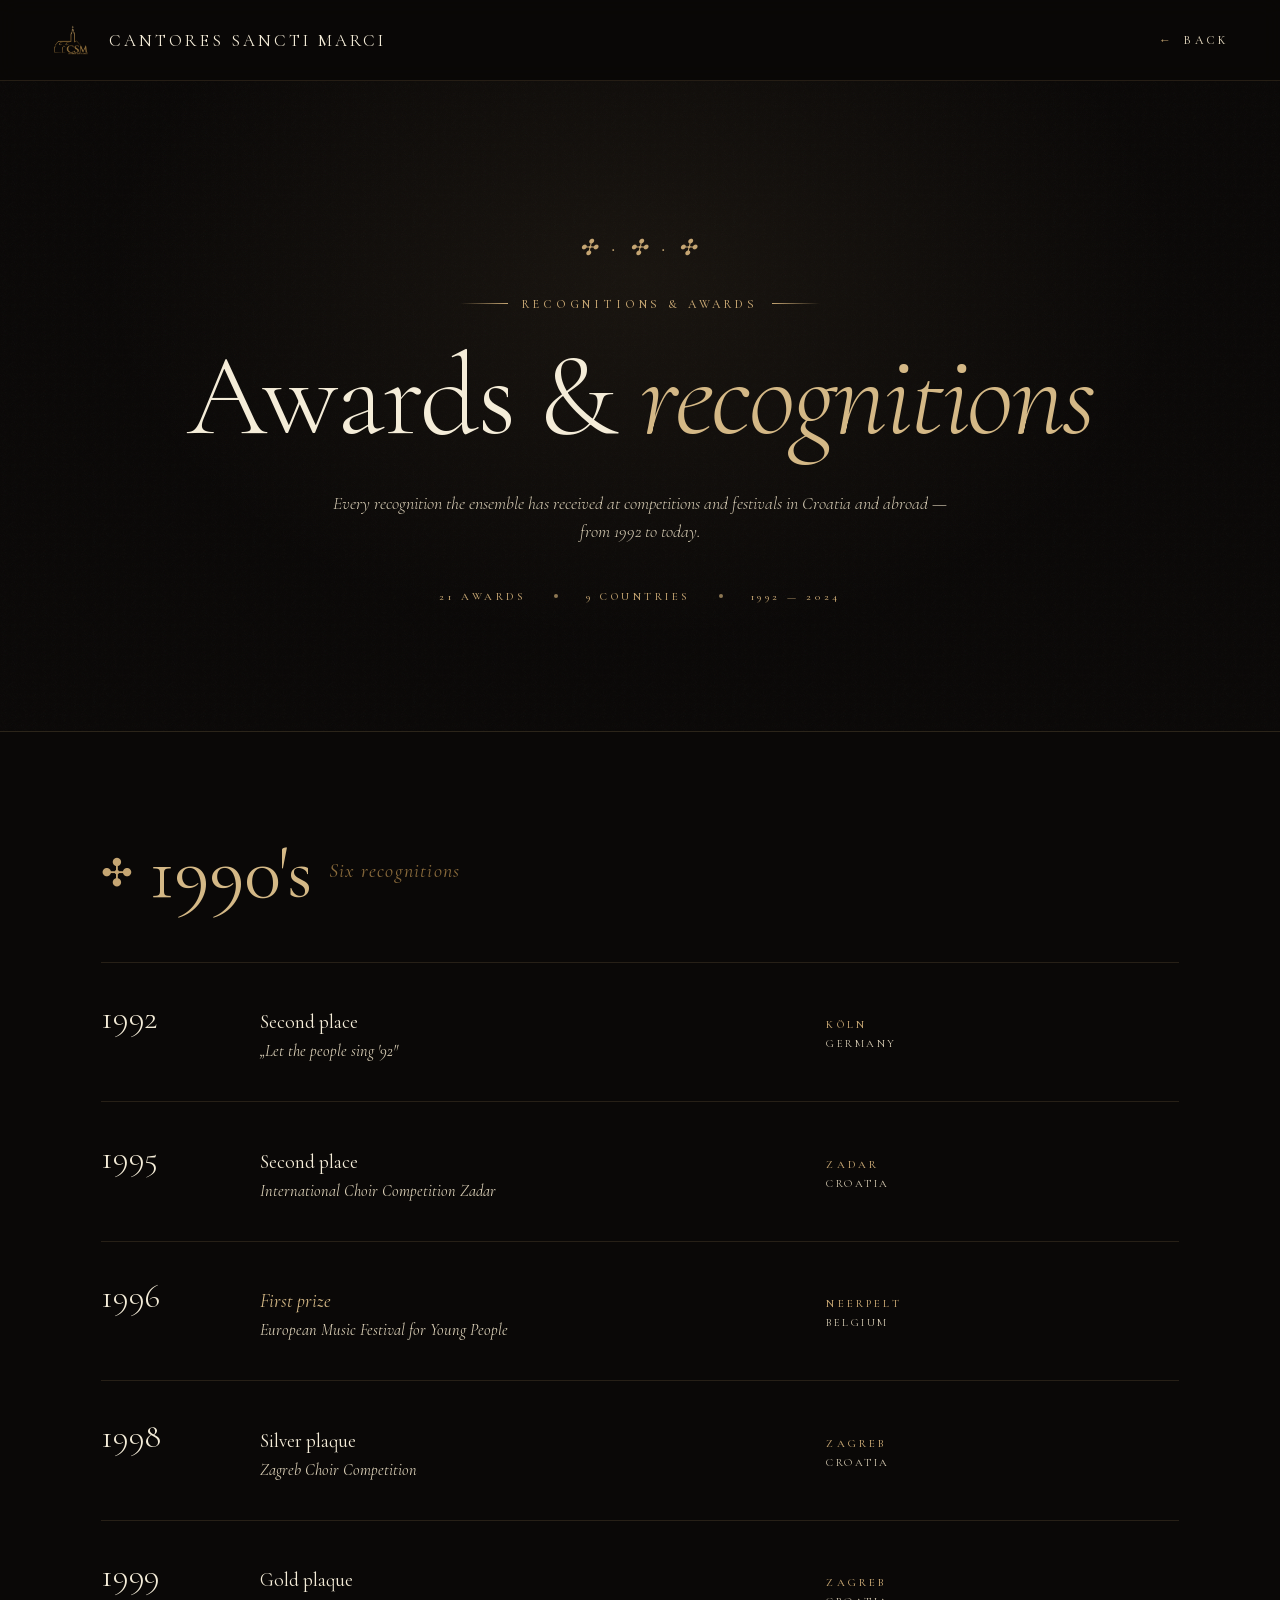
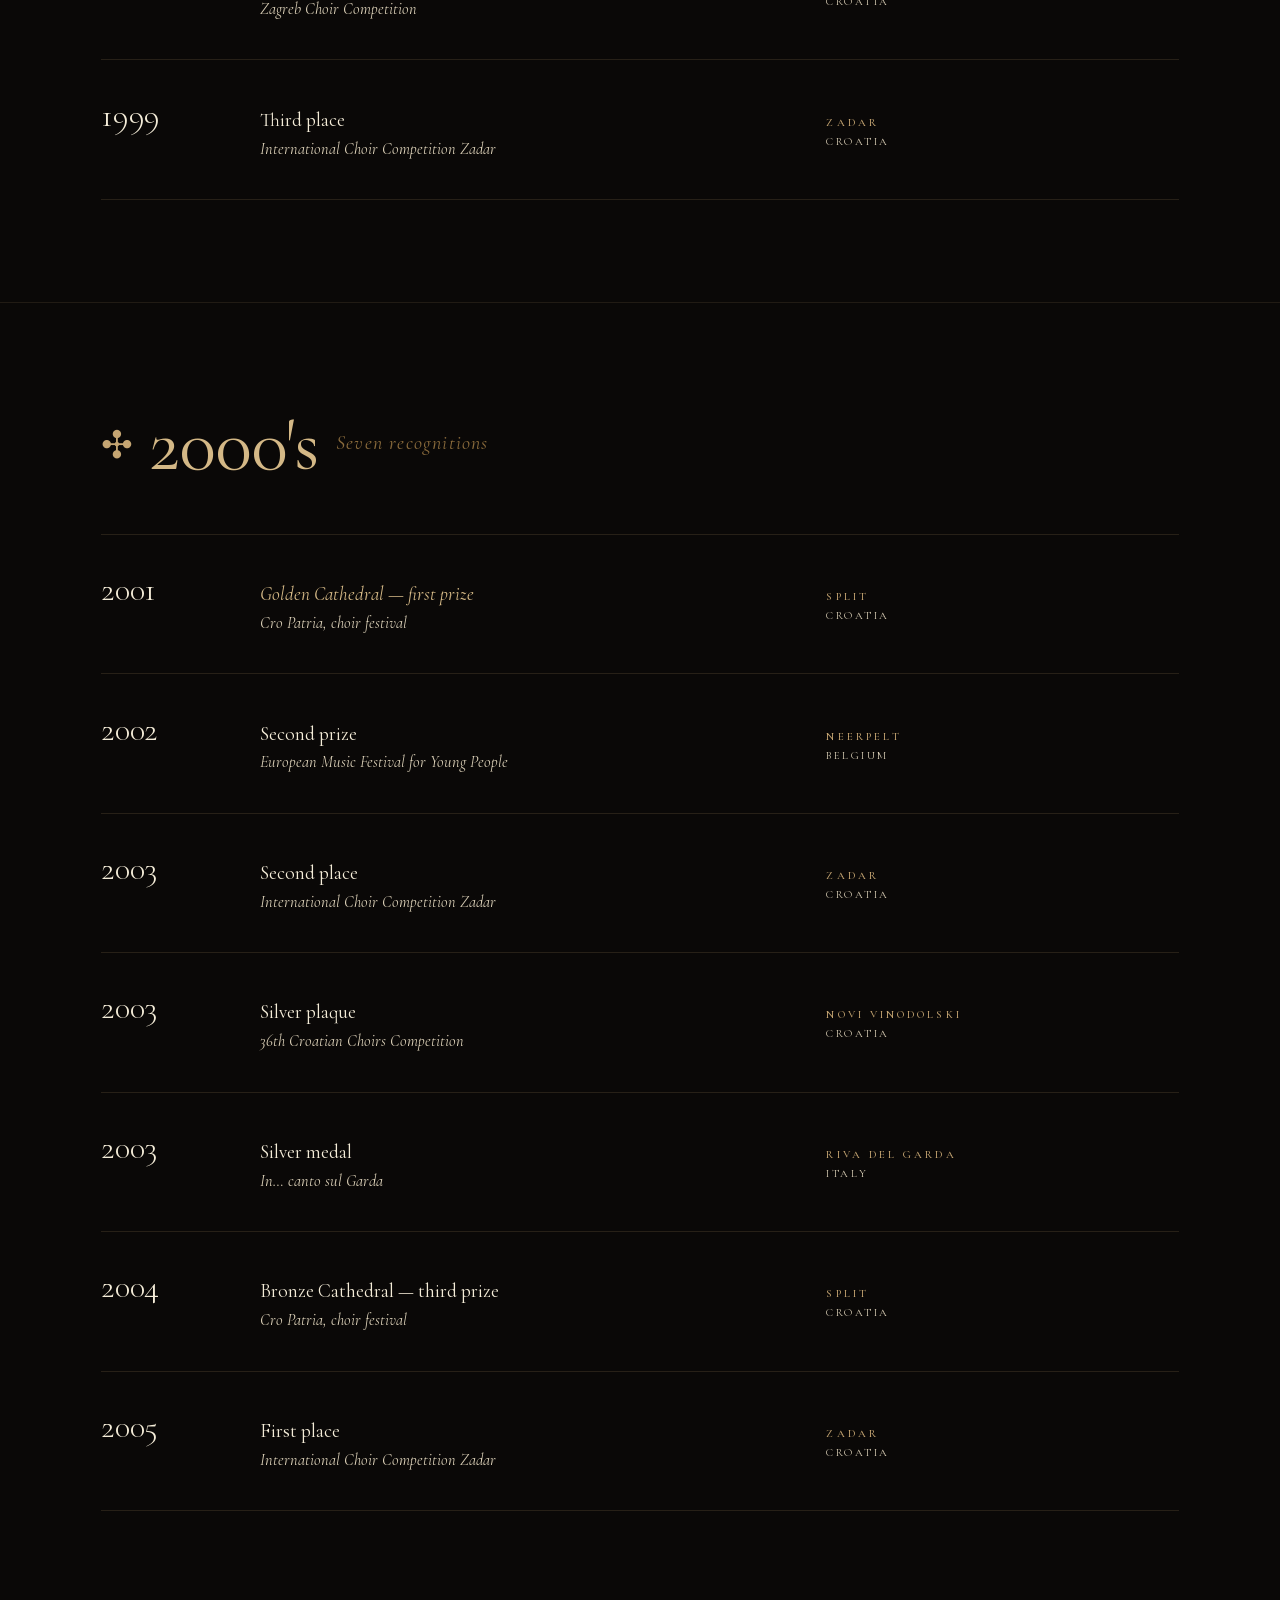
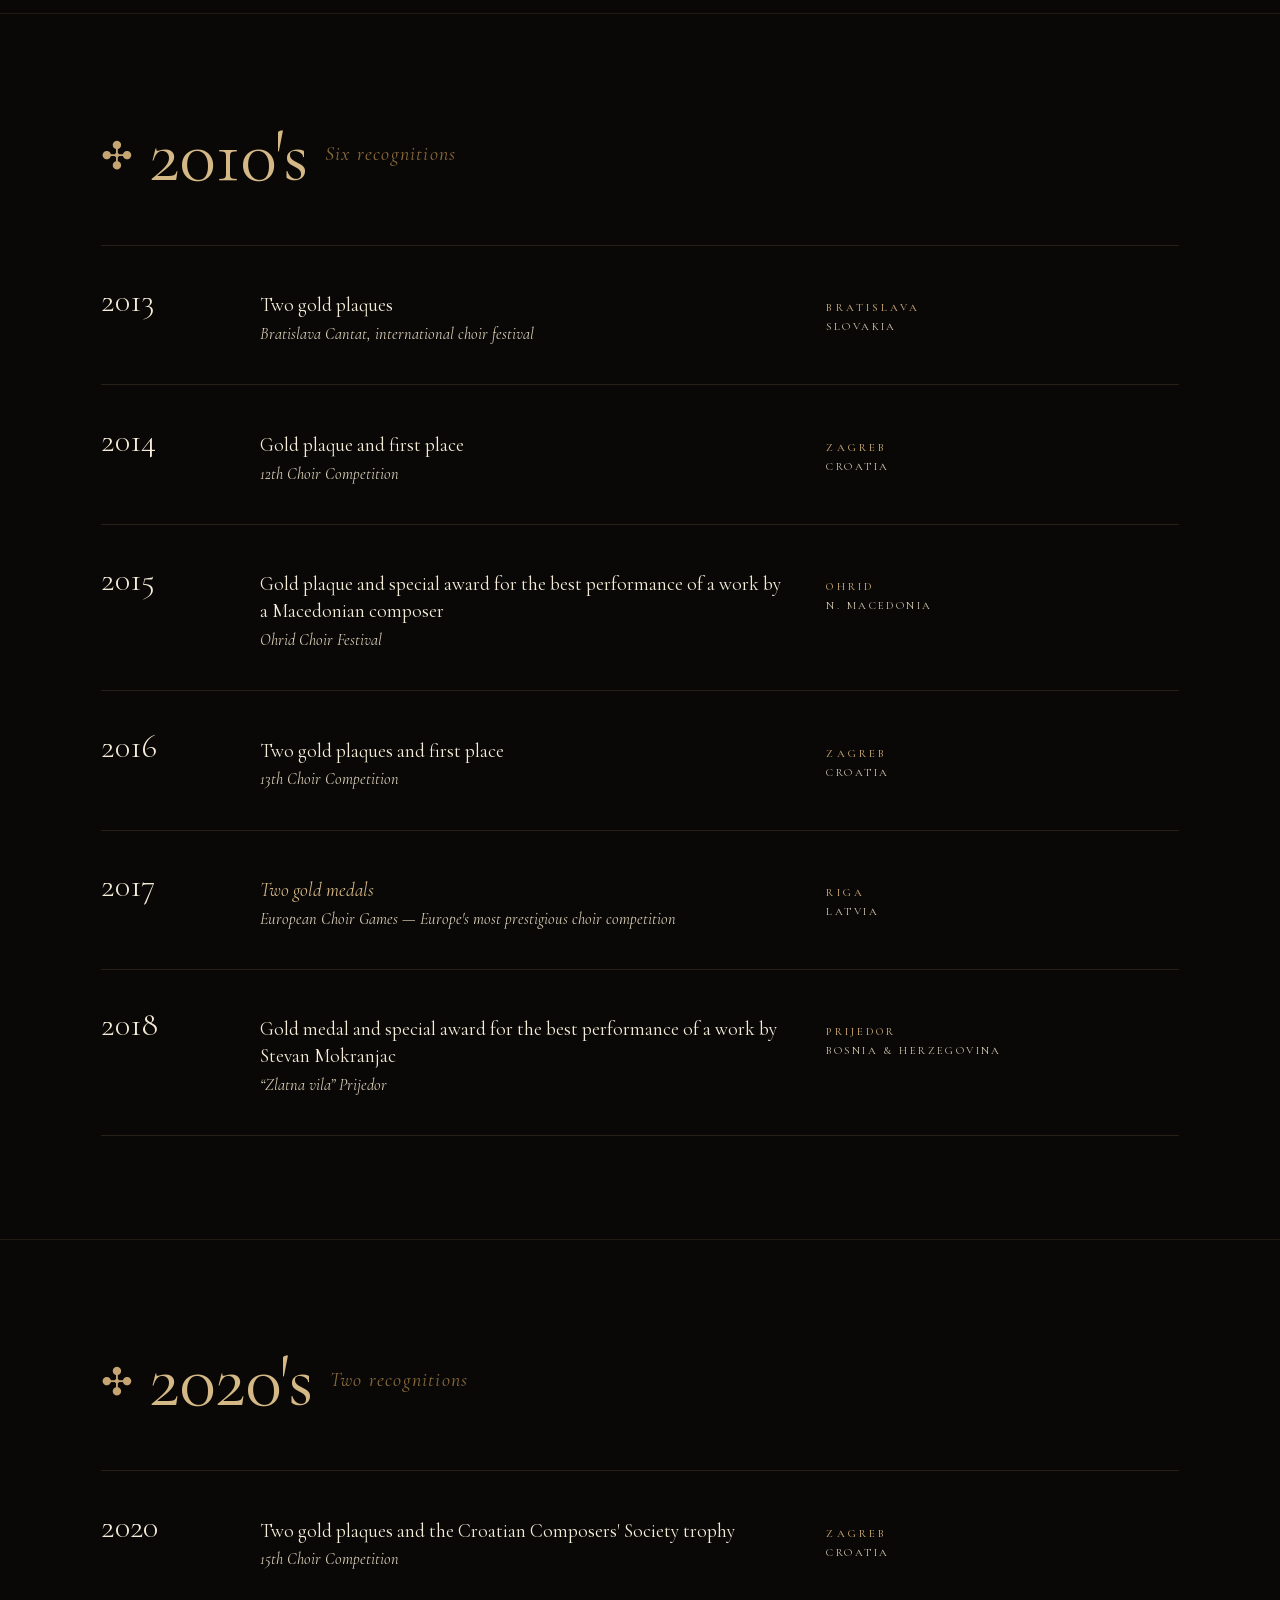
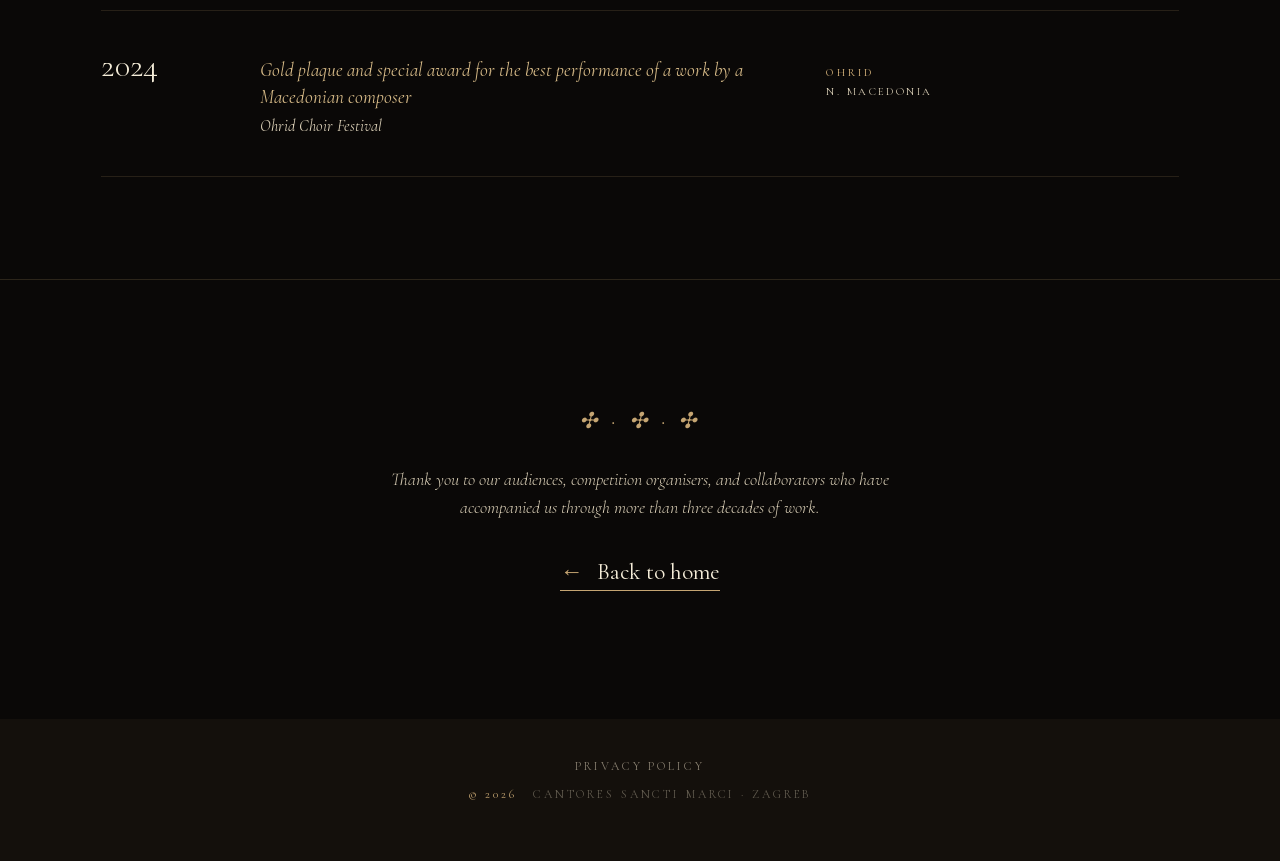
<file: awards.html>
<!DOCTYPE html>
<html lang="en">
<head>
<meta charset="utf-8">
<title>Awards · Cantores Sancti Marci</title>
<meta name="description" content="Awards and recognitions of the Cantores Sancti Marci choir — 21 awards at competitions in nine European countries, from 1992 to today.">
<link rel="canonical" href="https://cantoressanctimarci.hr/awards">
<link rel="alternate" hreflang="hr" href="https://cantoressanctimarci.hr/nagrade">
<link rel="alternate" hreflang="en" href="https://cantoressanctimarci.hr/awards">
<meta property="og:type" content="website">
<meta property="og:site_name" content="Cantores Sancti Marci">
<meta property="og:locale" content="en_GB">
<meta property="og:title" content="Awards · Cantores Sancti Marci">
<meta property="og:description" content="Awards and recognitions of the Cantores Sancti Marci choir — 21 awards at competitions in nine European countries, from 1992 to today.">
<meta property="og:image" content="https://cantoressanctimarci.hr/media/og-image.jpg">
<meta property="og:image:width" content="1200">
<meta property="og:image:height" content="630">
<meta property="og:image:alt" content="Cantores Sancti Marci — concert in St. Mark's Church">
<meta name="twitter:card" content="summary_large_image">
<meta name="twitter:title" content="Awards · Cantores Sancti Marci">
<meta name="twitter:description" content="Awards and recognitions of the Cantores Sancti Marci choir — 21 awards at competitions in nine European countries, from 1992 to today.">
<meta name="twitter:image" content="https://cantoressanctimarci.hr/media/og-image.jpg">
<meta name="viewport" content="width=device-width, initial-scale=1">
<link rel="icon" type="image/png" href="favicon.png">
<link rel="apple-touch-icon" href="apple-touch-icon.png">
<link rel="manifest" href="site.webmanifest">
<link rel="stylesheet" href="fonts/fonts.css">

<style>
  :root{
    --ink:        #0a0807;
    --ink-2:      #14100c;
    --parchment:  #ebe1cf;
    --ivory:      #f4ecd8;
    --ivory-soft: #d8cdb5;
    --gold:       #c5a572;
    --gold-warm:  #d4b886;
    --gold-deep:  #8a6b3c;
    --burgundy:   #5d2730;

    --serif: "Cormorant Garamond", "EB Garamond", "Times New Roman", serif;
    --body:  "EB Garamond", "Cormorant Garamond", "Times New Roman", serif;

    --maxw: 1180px;
    --gut: clamp(20px, 4vw, 64px);
  }

  *{ box-sizing: border-box; margin: 0; padding: 0 }
  html{ scroll-behavior: smooth; background: var(--ink) }
  body{
    font-family: var(--body);
    color: var(--ivory);
    background: var(--ink);
    -webkit-font-smoothing: antialiased;
    text-rendering: optimizeLegibility;
    overflow-x: hidden;
  }
  a{ color: inherit; text-decoration: none }
  ul{ list-style: none }
  em{ font-style: italic }

  .wrap{ max-width: var(--maxw); margin: 0 auto; padding: 0 var(--gut) }

  /* -------- NAV -------- */
  nav.top{
    position: sticky; top: 0; z-index: 50;
    display: flex; align-items: center; justify-content: space-between;
    padding: 20px var(--gut);
    background: rgba(10,8,7,0.85);
    backdrop-filter: blur(10px);
    -webkit-backdrop-filter: blur(10px);
    border-bottom: 1px solid rgba(197,165,114,0.15);
  }
  nav.top .brand{
    font-family: var(--serif);
    font-weight: 400;
    font-size: 17px;
    letter-spacing: 0.18em;
    text-transform: uppercase;
    color: var(--ivory);
    display: flex; align-items: center; gap: 10px;
  }
  nav.top .brand .mark{ display:inline-block; width:40px; height:40px; vertical-align:-12px; margin-right:8px }
  nav.top .back{
    font-family: var(--serif);
    font-weight: 500;
    font-size: 12px;
    letter-spacing: 0.28em;
    text-transform: uppercase;
    color: var(--ivory-soft);
    transition: color .25s;
    display: inline-flex; align-items: center; gap: 10px;
  }
  nav.top .back:hover{ color: var(--gold-warm) }
  nav.top .back .arrow{ color: var(--gold); font-style: normal; transition: transform .3s ease }
  nav.top .back:hover .arrow{ transform: translateX(-4px) }

  /* -------- HEADER -------- */
  header.page-head{
    position: relative;
    padding: clamp(80px, 12vw, 160px) 0 clamp(70px, 10vw, 140px);
    border-bottom: 1px solid rgba(197,165,114,0.18);
    overflow: hidden;
  }
  header.page-head::before{
    content: "";
    position: absolute; inset: 0;
    background:
      radial-gradient(60% 80% at 50% 30%, rgba(197,165,114,0.08), transparent 70%),
      url("data:image/svg+xml;utf8,<svg xmlns='http://www.w3.org/2000/svg' width='160' height='160'><filter id='n'><feTurbulence baseFrequency='0.9'/></filter><rect width='100%' height='100%' filter='url(%23n)' opacity='0.05'/></svg>");
    pointer-events: none;
  }
  header.page-head > .wrap{ position: relative; z-index: 1 }

  .ornament-top{
    text-align: center;
    color: var(--gold);
    font-family: var(--serif);
    font-style: italic;
    font-size: 22px;
    letter-spacing: 0.2em;
    margin-bottom: 36px;
  }
  .eyebrow{
    font-family: var(--serif);
    font-weight: 500;
    font-size: 12px;
    letter-spacing: 0.32em;
    text-transform: uppercase;
    color: var(--gold);
    display: flex; align-items: center; gap: 14px; justify-content: center;
    margin-bottom: 28px;
  }
  .eyebrow::before, .eyebrow::after{
    content: ""; height: 1px; width: 48px;
    background: linear-gradient(90deg, transparent, var(--gold));
  }
  .eyebrow::after{ background: linear-gradient(90deg, var(--gold), transparent) }

  h1.page-title{
    font-family: var(--serif);
    font-weight: 300;
    font-size: clamp(56px, 9vw, 140px);
    line-height: 1.0;
    letter-spacing: -0.02em;
    color: var(--ivory);
    text-align: center;
  }
  h1.page-title em{ color: var(--gold-warm); font-style: italic }

  .page-sub{
    margin: 36px auto 0;
    max-width: 640px;
    text-align: center;
    font-family: var(--serif);
    font-style: italic;
    font-weight: 300;
    font-size: clamp(18px, 1.4vw, 22px);
    line-height: 1.55;
    color: var(--ivory-soft);
  }
  .page-meta{
    margin-top: 44px;
    display: flex; justify-content: center; align-items: center; gap: 28px;
    flex-wrap: wrap;
    font-family: var(--serif);
    font-weight: 500;
    font-size: 11px;
    letter-spacing: 0.32em;
    text-transform: uppercase;
    color: var(--gold);
  }
  .page-meta span{ display: inline-flex; align-items: center; gap: 14px }
  .page-meta .sep{ width: 4px; height: 4px; background: var(--gold); border-radius: 50%; opacity: 0.7 }

  /* -------- DECADE SECTIONS -------- */
  section.decade{
    padding: clamp(60px, 8vw, 110px) 0;
    border-bottom: 1px solid rgba(197,165,114,0.12);
  }
  section.decade:last-of-type{ border-bottom: 0 }

  .decade-head{
    display: flex; align-items: baseline; gap: 18px;
    margin-bottom: clamp(30px, 4vw, 54px);
  }
  .decade-head .label{ display: none; }
  .decade-head h2{
    font-family: var(--serif);
    font-weight: 400;
    font-style: normal;
    font-size: clamp(48px, 6vw, 84px);
    line-height: 1;
    letter-spacing: -0.01em;
    color: var(--gold-warm);
    display: inline-flex;
    align-items: center;
  }
  .decade-head h2::before{
    content: "✣";
    color: var(--gold);
    font-size: 0.5em;
    font-style: normal;
    margin-right: 0.42em;
    position: relative;
    top: 0.06em;
  }
  .decade-head h2 .count{
    display: inline;
    font-style: italic;
    font-size: 0.26em;
    letter-spacing: 0.06em;
    text-transform: none;
    color: var(--gold-deep);
    font-weight: 400;
    margin-left: 18px;
  }

  ul.awards{
    display: flex; flex-direction: column;
  }
  ul.awards li{
    display: grid;
    grid-template-columns: 120px 1.5fr 1fr;
    gap: clamp(20px, 3vw, 56px);
    align-items: baseline;
    padding: clamp(24px, 3vw, 40px) 0;
    border-top: 1px solid rgba(197,165,114,0.15);
    position: relative;
    transition: padding-left .35s ease;
  }
  ul.awards li:last-child{ border-bottom: 1px solid rgba(197,165,114,0.15) }
  ul.awards li::before{
    content: "";
    position: absolute; left: -10px; top: 0; bottom: 0; width: 2px;
    background: var(--gold);
    transform: scaleY(0);
    transform-origin: top;
    transition: transform .4s ease;
  }
  ul.awards li:hover{ padding-left: 14px }
  ul.awards li:hover::before{ transform: scaleY(1) }

  ul.awards .year{
    font-family: var(--serif);
    font-weight: 300;
    font-size: clamp(26px, 2.6vw, 38px);
    line-height: 1;
    color: var(--ivory);
    letter-spacing: -0.01em;
  }
  ul.awards .award{
    font-family: var(--serif);
    font-weight: 400;
    font-size: clamp(18px, 1.5vw, 22px);
    line-height: 1.4;
    color: var(--ivory);
    text-wrap: pretty;
  }
  ul.awards .award em{ color: var(--gold-warm); font-style: italic }
  ul.awards .award.hero{ color: var(--gold-warm); font-style: italic; font-weight: 400 }
  ul.awards .award .competition{
    display: block;
    margin-top: 4px;
    font-style: italic;
    color: var(--ivory-soft);
    font-size: 0.85em;
  }
  ul.awards .place{
    font-family: var(--serif);
    font-weight: 500;
    font-size: 11px;
    letter-spacing: 0.28em;
    text-transform: uppercase;
    color: var(--gold);
  }
  ul.awards .place .where{
    display: block;
    margin-top: 6px;
    color: var(--ivory-soft);
    font-weight: 400;
    letter-spacing: 0.22em;
  }

  /* hero badge — small mark next to year for top awards */
  ul.awards li.top .year::after{
    content: none;
    display: inline-block;
    color: var(--gold);
    font-size: 0.32em;
    margin-left: 12px;
    vertical-align: 0.5em;
    font-style: italic;
  }

  /* -------- CLOSING -------- */
  .closing{
    text-align: center;
    padding: clamp(80px, 10vw, 130px) var(--gut);
    border-top: 1px solid rgba(197,165,114,0.18);
  }
  .closing .orn{
    color: var(--gold);
    font-family: var(--serif);
    font-style: italic;
    font-size: 22px;
    letter-spacing: 0.2em;
    margin-bottom: 32px;
  }
  .closing p{
    font-family: var(--serif);
    font-style: italic;
    font-weight: 300;
    color: var(--ivory-soft);
    font-size: clamp(18px, 1.4vw, 22px);
    line-height: 1.55;
    max-width: 580px;
    margin: 0 auto 36px;
  }
  .closing .back-home{
    display: inline-flex; align-items: center; gap: 14px;
    font-family: var(--serif);
    font-weight: 400;
    font-size: clamp(20px, 1.8vw, 26px);
    color: var(--ivory);
    border-bottom: 1px solid var(--gold);
    padding-bottom: 4px;
    transition: color .3s, border-color .3s;
  }
  .closing .back-home:hover{ color: var(--gold-warm); border-color: var(--gold-warm) }
  .closing .back-home .arrow{ color: var(--gold); font-style: normal; transition: transform .3s ease }
  .closing .back-home:hover .arrow{ transform: translateX(-4px) }

  /* -------- FOOTER -------- */
  footer.mini{
    padding: 40px var(--gut) 60px;
    background: var(--ink-2);
    text-align: center;
    font-family: var(--serif);
    font-size: 12px;
    letter-spacing: 0.24em;
    text-transform: uppercase;
    color: rgba(216,205,181,0.4);
  }
  footer.mini .credit{ color: var(--gold); margin-right: 10px }
  footer.mini .links{ margin-bottom: 14px }
  footer.mini .links a{ color: rgba(216,205,181,0.6); transition: color .25s }
  footer.mini .links a:hover{ color: var(--gold-warm) }

  /* -------- RESPONSIVE -------- */
  @media (max-width: 760px){
    .decade-head{ grid-template-columns: 1fr; gap: 20px }
    ul.awards li{
      grid-template-columns: 90px 1fr;
      grid-template-areas:
        "year award"
        ".    place";
      row-gap: 14px;
    }
    ul.awards .year{ grid-area: year; font-size: clamp(24px, 7vw, 32px) }
    ul.awards .award{ grid-area: award }
    ul.awards .place{ grid-area: place; padding-left: 0 }
    ul.awards li:hover{ padding-left: 8px }
    .eyebrow::before, .eyebrow::after{ width: 28px }
  }
  @media (max-width: 460px){
    nav.top{ padding: 16px var(--gut) }
    nav.top .brand{ font-size: 14px }
    nav.top .back{ font-size: 10px; letter-spacing: 0.22em }
    .page-meta{ gap: 16px; font-size: 10px; letter-spacing: 0.22em }
  }
</style>
</head>
<body>

<!-- ===================== NAV ===================== -->
<nav class="top">
  <a href="/en" class="brand"><img class="mark" src="favicon.png" alt="" width="22" height="22">Cantores Sancti Marci</a>
  <a href="/en" class="back"><span class="arrow">←</span>Back</a>
</nav>

<!-- ===================== HEADER ===================== -->
<header class="page-head">
  <div class="wrap">
    <div class="ornament-top">✣  ·  ✣  ·  ✣</div>
    <div class="eyebrow">Recognitions &amp; Awards</div>
    <h1 class="page-title">Awards &amp; <em>recognitions</em></h1>
    <p class="page-sub">
      Every recognition the ensemble has received at competitions and festivals
      in Croatia and abroad — from 1992 to today.
    </p>
    <div class="page-meta">
      <span>21 awards</span>
      <span class="sep"></span>
      <span>9 countries</span>
      <span class="sep"></span>
      <span>1992 — 2024</span>
    </div>
  </div>
</header>

<!-- ===================== 1990s ===================== -->
<section class="decade">
  <div class="wrap">
    <div class="decade-head">
      <div class="label">The 1990s</div>
      <h2>1990's<span class="count">Six recognitions</span></h2>
    </div>
    <ul class="awards">
      <li>
        <div class="year">1992</div>
        <div class="award">
          Second place
          <span class="competition">„Let the people sing '92"</span>
        </div>
        <div class="place">Köln<span class="where">Germany</span></div>
      </li>
      <li>
        <div class="year">1995</div>
        <div class="award">
          Second place
          <span class="competition">International Choir Competition Zadar</span>
        </div>
        <div class="place">Zadar<span class="where">Croatia</span></div>
      </li>
      <li class="top">
        <div class="year">1996</div>
        <div class="award hero">
          First prize
          <span class="competition">European Music Festival for Young People</span>
        </div>
        <div class="place">Neerpelt<span class="where">Belgium</span></div>
      </li>
      <li>
        <div class="year">1998</div>
        <div class="award">
          Silver plaque
          <span class="competition">Zagreb Choir Competition</span>
        </div>
        <div class="place">Zagreb<span class="where">Croatia</span></div>
      </li>
      <li>
        <div class="year">1999</div>
        <div class="award">
          Gold plaque
          <span class="competition">Zagreb Choir Competition</span>
        </div>
        <div class="place">Zagreb<span class="where">Croatia</span></div>
      </li>
      <li>
        <div class="year">1999</div>
        <div class="award">
          Third place
          <span class="competition">International Choir Competition Zadar</span>
        </div>
        <div class="place">Zadar<span class="where">Croatia</span></div>
      </li>
    </ul>
  </div>
</section>

<!-- ===================== 2000s ===================== -->
<section class="decade">
  <div class="wrap">
    <div class="decade-head">
      <div class="label">The 2000s</div>
      <h2>2000's<span class="count">Seven recognitions</span></h2>
    </div>
    <ul class="awards">
      <li class="top">
        <div class="year">2001</div>
        <div class="award hero">
          Golden Cathedral — first prize
          <span class="competition">Cro Patria, choir festival</span>
        </div>
        <div class="place">Split<span class="where">Croatia</span></div>
      </li>
      <li>
        <div class="year">2002</div>
        <div class="award">
          Second prize
          <span class="competition">European Music Festival for Young People</span>
        </div>
        <div class="place">Neerpelt<span class="where">Belgium</span></div>
      </li>
      <li>
        <div class="year">2003</div>
        <div class="award">
          Second place
          <span class="competition">International Choir Competition Zadar</span>
        </div>
        <div class="place">Zadar<span class="where">Croatia</span></div>
      </li>
      <li>
        <div class="year">2003</div>
        <div class="award">
          Silver plaque
          <span class="competition">36th Croatian Choirs Competition</span>
        </div>
        <div class="place">Novi Vinodolski<span class="where">Croatia</span></div>
      </li>
      <li>
        <div class="year">2003</div>
        <div class="award">
          Silver medal
          <span class="competition">In… canto sul Garda</span>
        </div>
        <div class="place">Riva del Garda<span class="where">Italy</span></div>
      </li>
      <li>
        <div class="year">2004</div>
        <div class="award">
          Bronze Cathedral — third prize
          <span class="competition">Cro Patria, choir festival</span>
        </div>
        <div class="place">Split<span class="where">Croatia</span></div>
      </li>
      <li>
        <div class="year">2005</div>
        <div class="award">
          First place
          <span class="competition">International Choir Competition Zadar</span>
        </div>
        <div class="place">Zadar<span class="where">Croatia</span></div>
      </li>
    </ul>
  </div>
</section>

<!-- ===================== 2010s ===================== -->
<section class="decade">
  <div class="wrap">
    <div class="decade-head">
      <div class="label">The 2010s</div>
      <h2>2010's<span class="count">Six recognitions</span></h2>
    </div>
    <ul class="awards">
      <li>
        <div class="year">2013</div>
        <div class="award">
          Two gold plaques
          <span class="competition">Bratislava Cantat, international choir festival</span>
        </div>
        <div class="place">Bratislava<span class="where">Slovakia</span></div>
      </li>
      <li>
        <div class="year">2014</div>
        <div class="award">
          Gold plaque and first place
          <span class="competition">12th Choir Competition</span>
        </div>
        <div class="place">Zagreb<span class="where">Croatia</span></div>
      </li>
      <li>
        <div class="year">2015</div>
        <div class="award">
          Gold plaque and special award for the best performance of a work by a Macedonian composer
          <span class="competition">Ohrid Choir Festival</span>
        </div>
        <div class="place">Ohrid<span class="where">N. Macedonia</span></div>
      </li>
      <li>
        <div class="year">2016</div>
        <div class="award">
          Two gold plaques and first place
          <span class="competition">13th Choir Competition</span>
        </div>
        <div class="place">Zagreb<span class="where">Croatia</span></div>
      </li>
      <li class="top">
        <div class="year">2017</div>
        <div class="award hero">
          Two gold medals
          <span class="competition">European Choir Games — Europe's most prestigious choir competition</span>
        </div>
        <div class="place">Riga<span class="where">Latvia</span></div>
      </li>
      <li>
        <div class="year">2018</div>
        <div class="award">
          Gold medal and special award for the best performance of a work by Stevan Mokranjac
          <span class="competition">&ldquo;Zlatna vila&rdquo; Prijedor</span>
        </div>
        <div class="place">Prijedor<span class="where">Bosnia &amp; Herzegovina</span></div>
      </li>
    </ul>
  </div>
</section>

<!-- ===================== 2020s ===================== -->
<section class="decade">
  <div class="wrap">
    <div class="decade-head">
      <div class="label">The 2020s</div>
      <h2>2020's<span class="count">Two recognitions</span></h2>
    </div>
    <ul class="awards">
      <li>
        <div class="year">2020</div>
        <div class="award">
          Two gold plaques and the Croatian Composers' Society trophy
          <span class="competition">15th Choir Competition</span>
        </div>
        <div class="place">Zagreb<span class="where">Croatia</span></div>
      </li>
      <li class="top">
        <div class="year">2024</div>
        <div class="award hero">
          Gold plaque and special award for the best performance of a work by a Macedonian composer
          <span class="competition">Ohrid Choir Festival</span>
        </div>
        <div class="place">Ohrid<span class="where">N. Macedonia</span></div>
      </li>
    </ul>
  </div>
</section>

<!-- ===================== CLOSING ===================== -->
<div class="closing">
  <div class="orn">✣  ·  ✣  ·  ✣</div>
  <p>
    Thank you to our audiences, competition organisers, and collaborators
    who have accompanied us through more than three decades of work.
  </p>
  <a href="/en" class="back-home"><span class="arrow">←</span>Back to home</a>
</div>

<!-- ===================== FOOTER ===================== -->
<footer class="mini">
  <div class="links"><a href="/privacy">Privacy Policy</a></div>
  <span class="credit">© 2026</span>
  Cantores Sancti Marci · Zagreb
</footer>

</body>
</html>
</file>
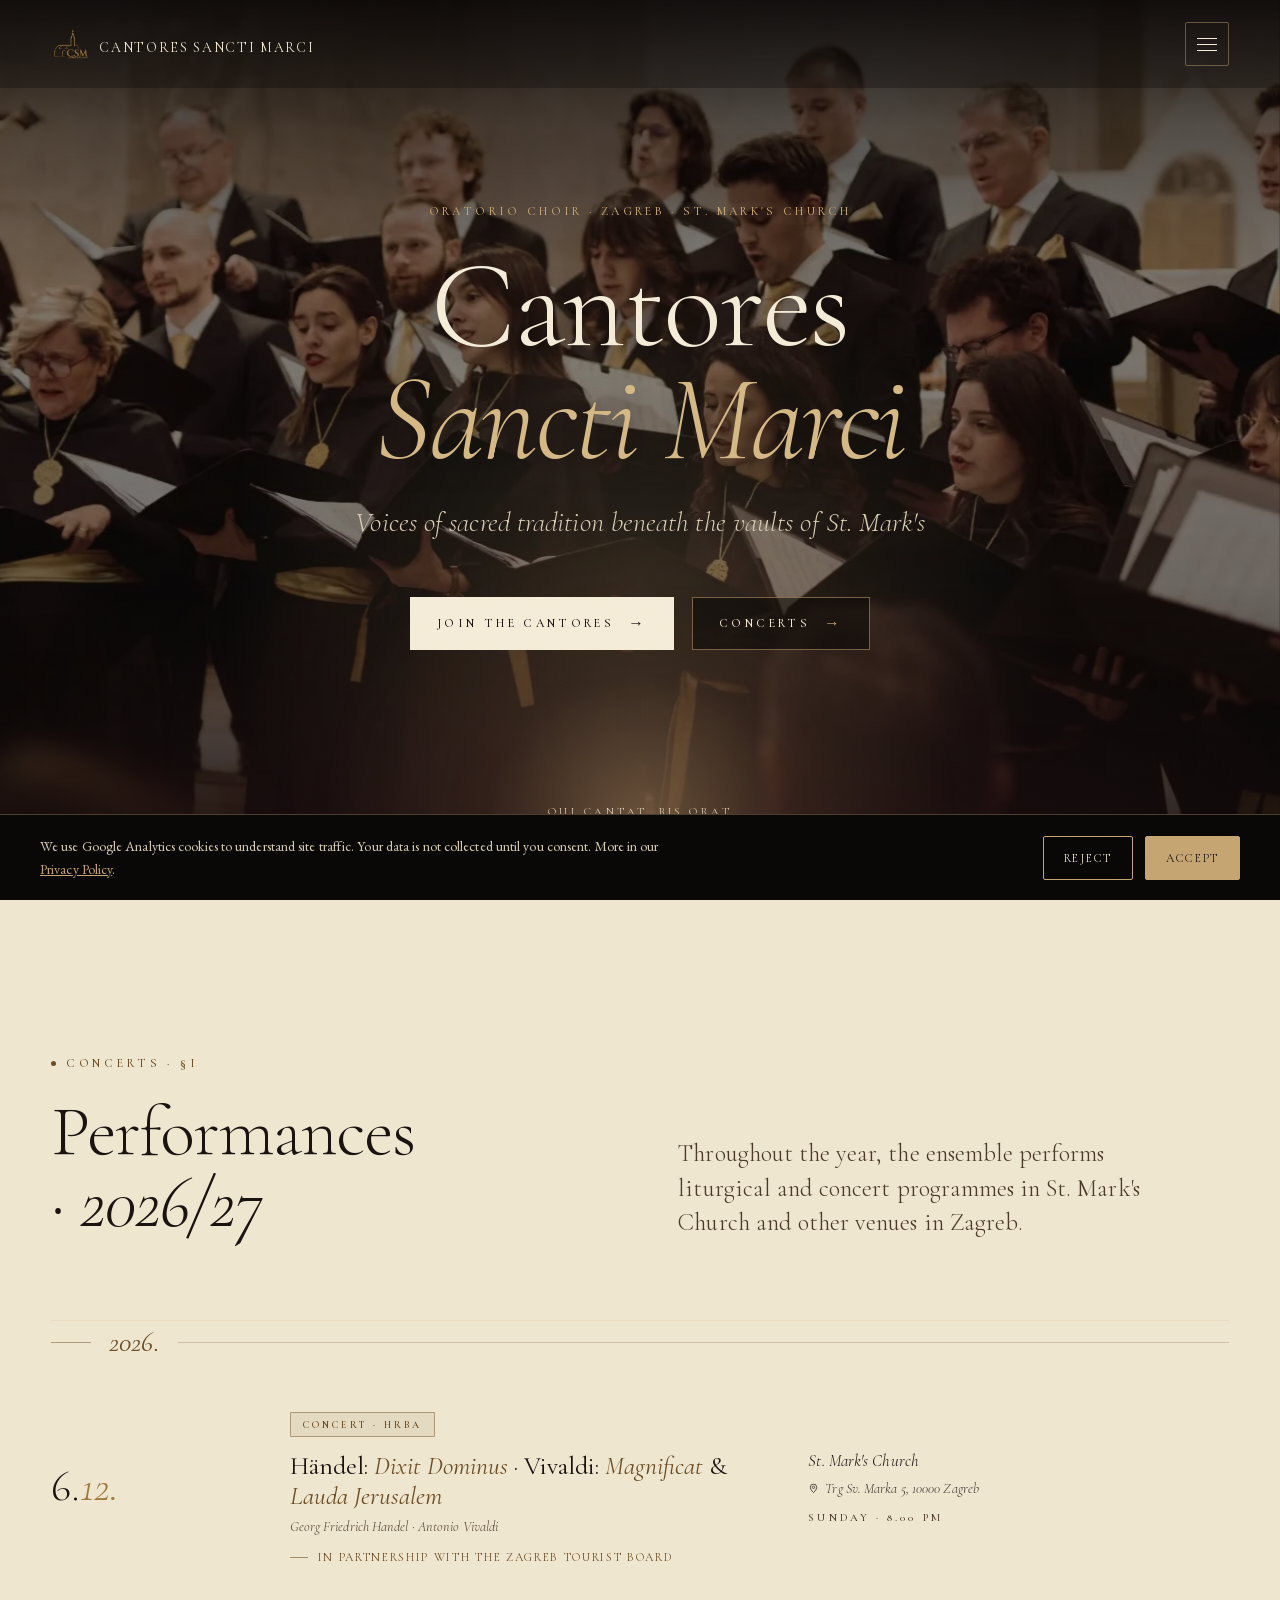
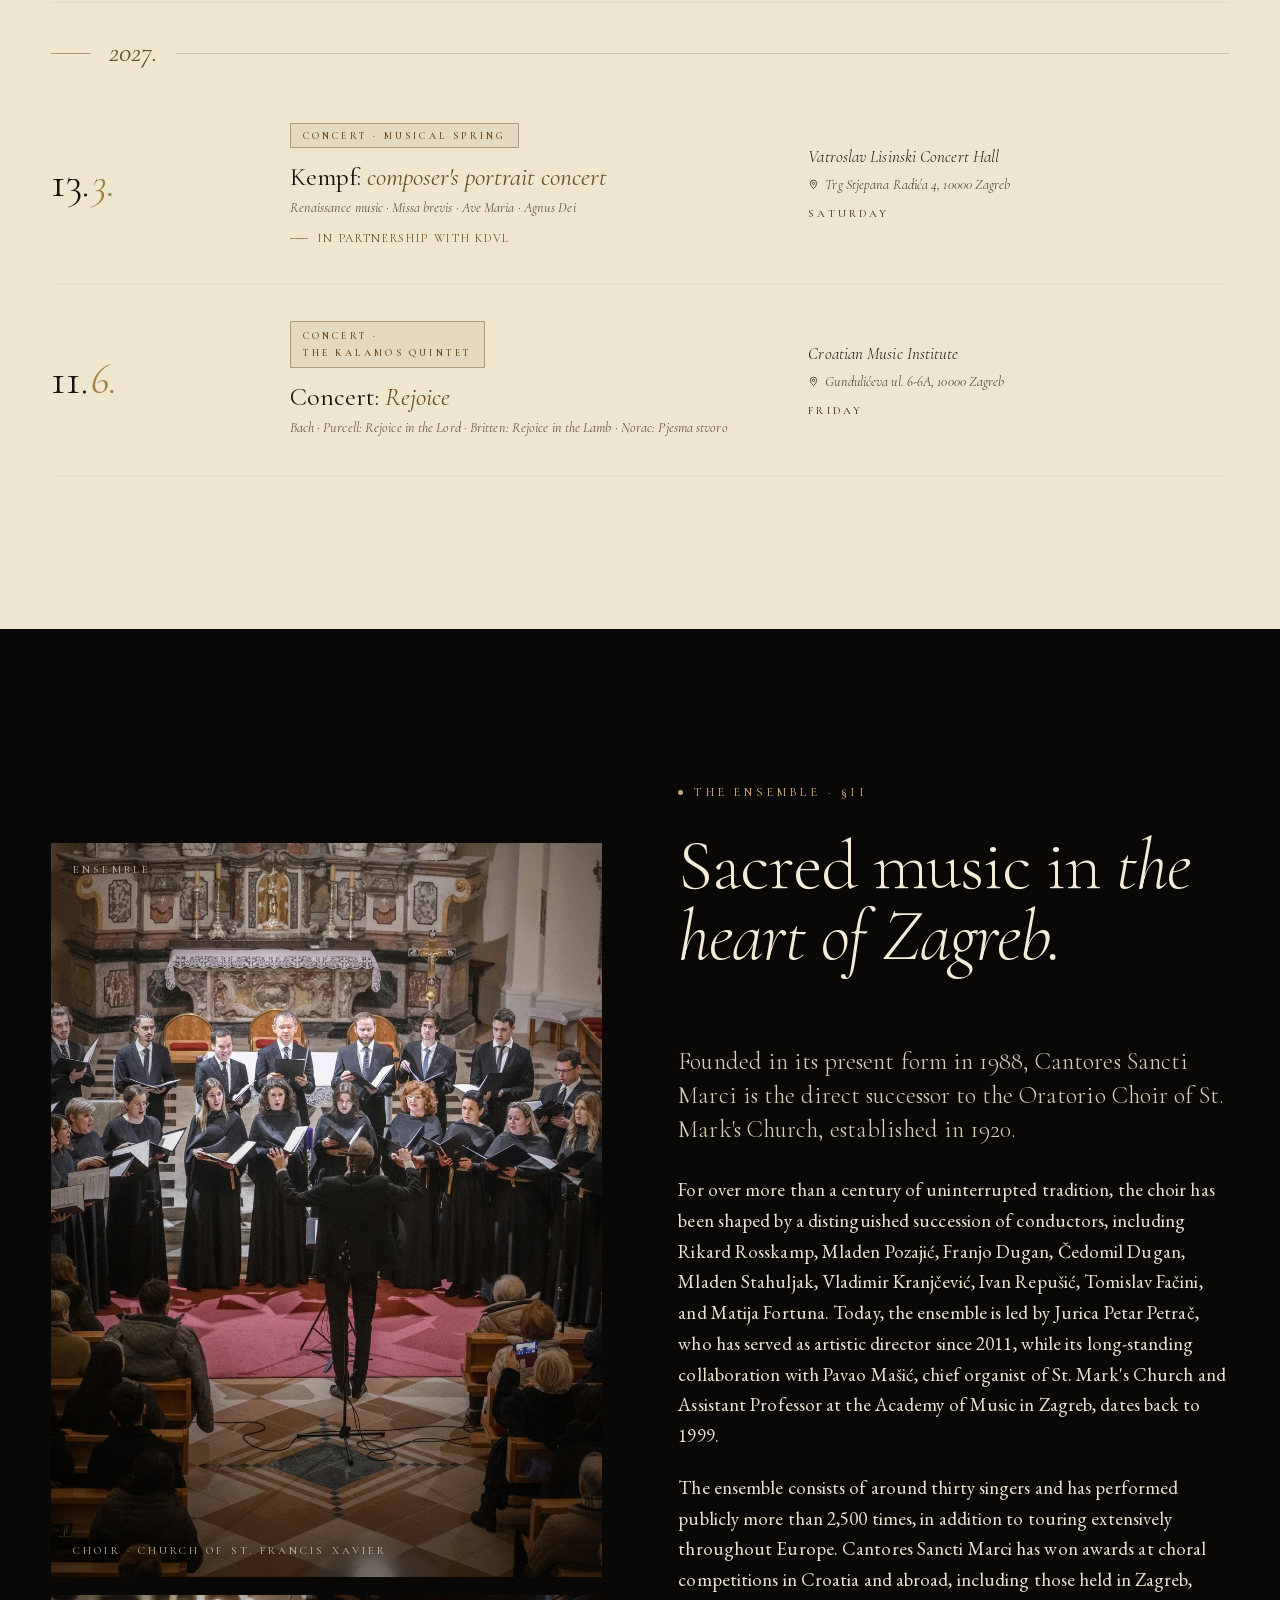
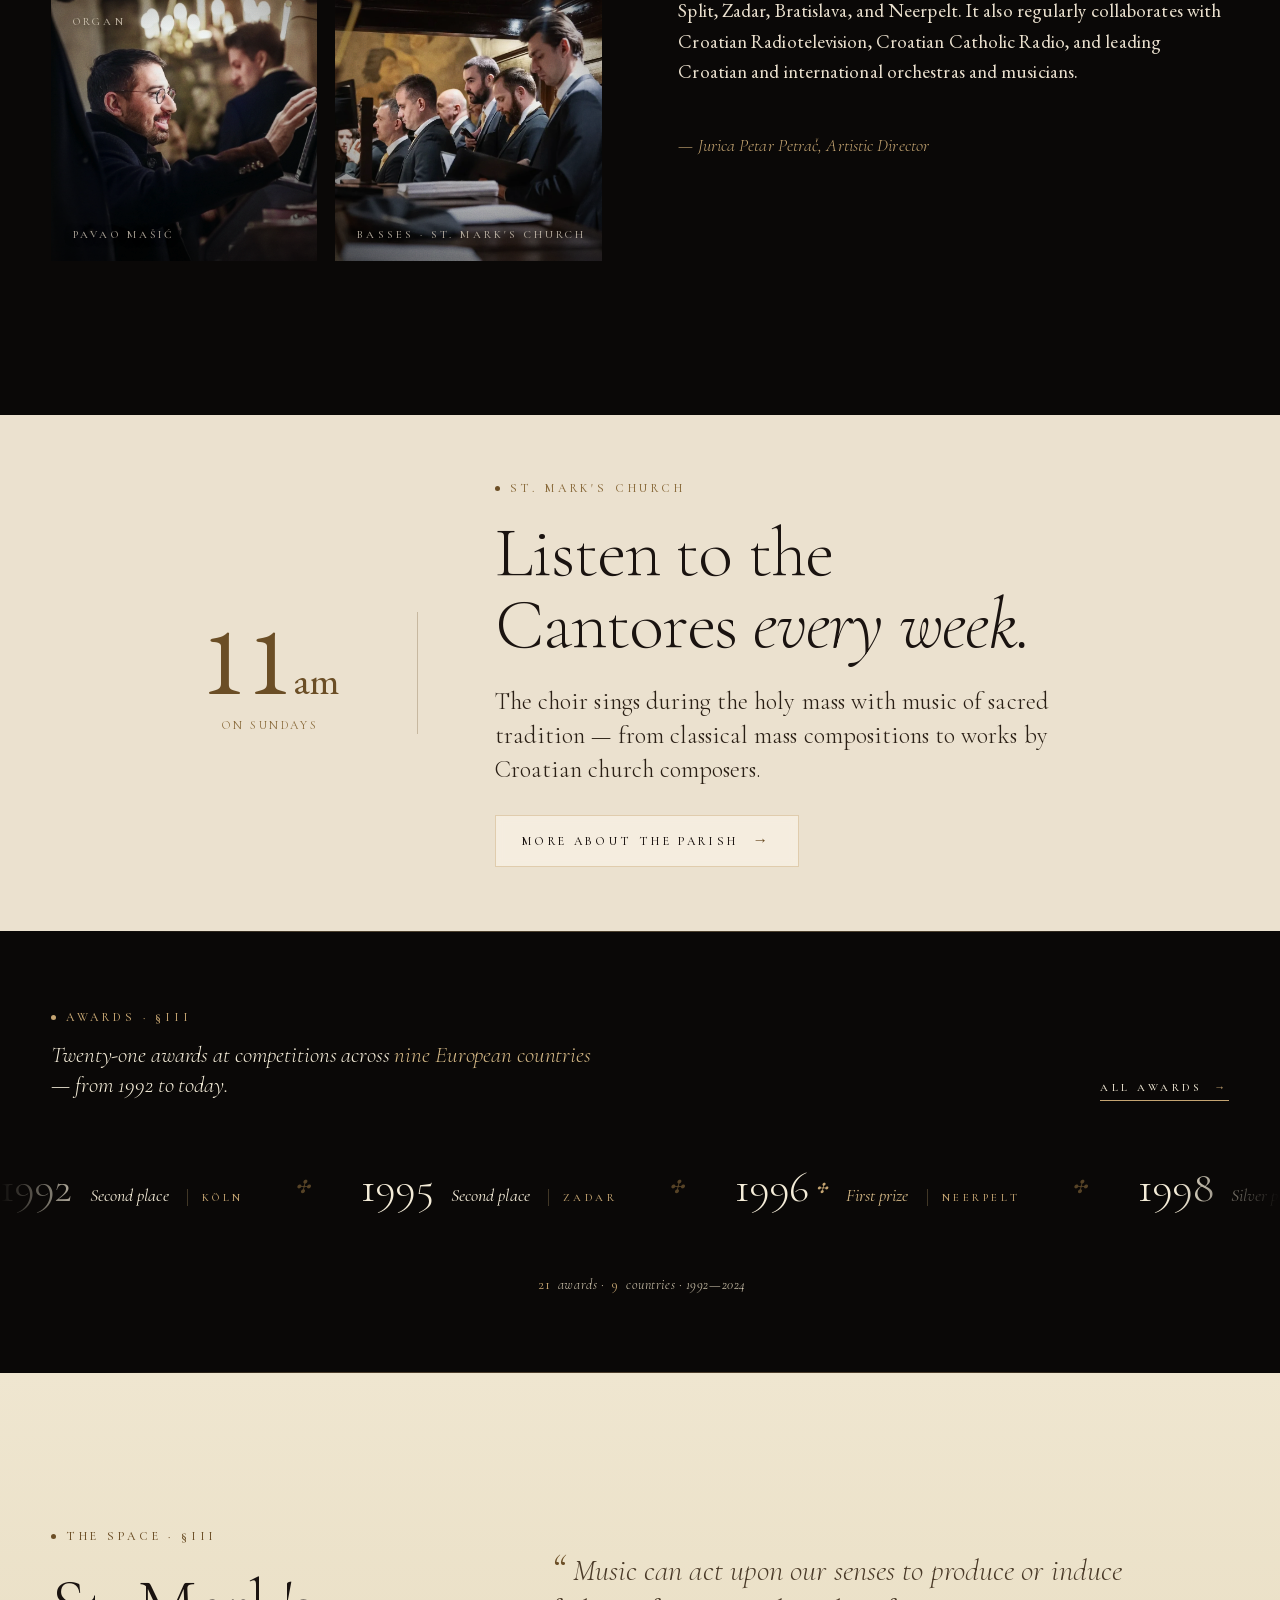
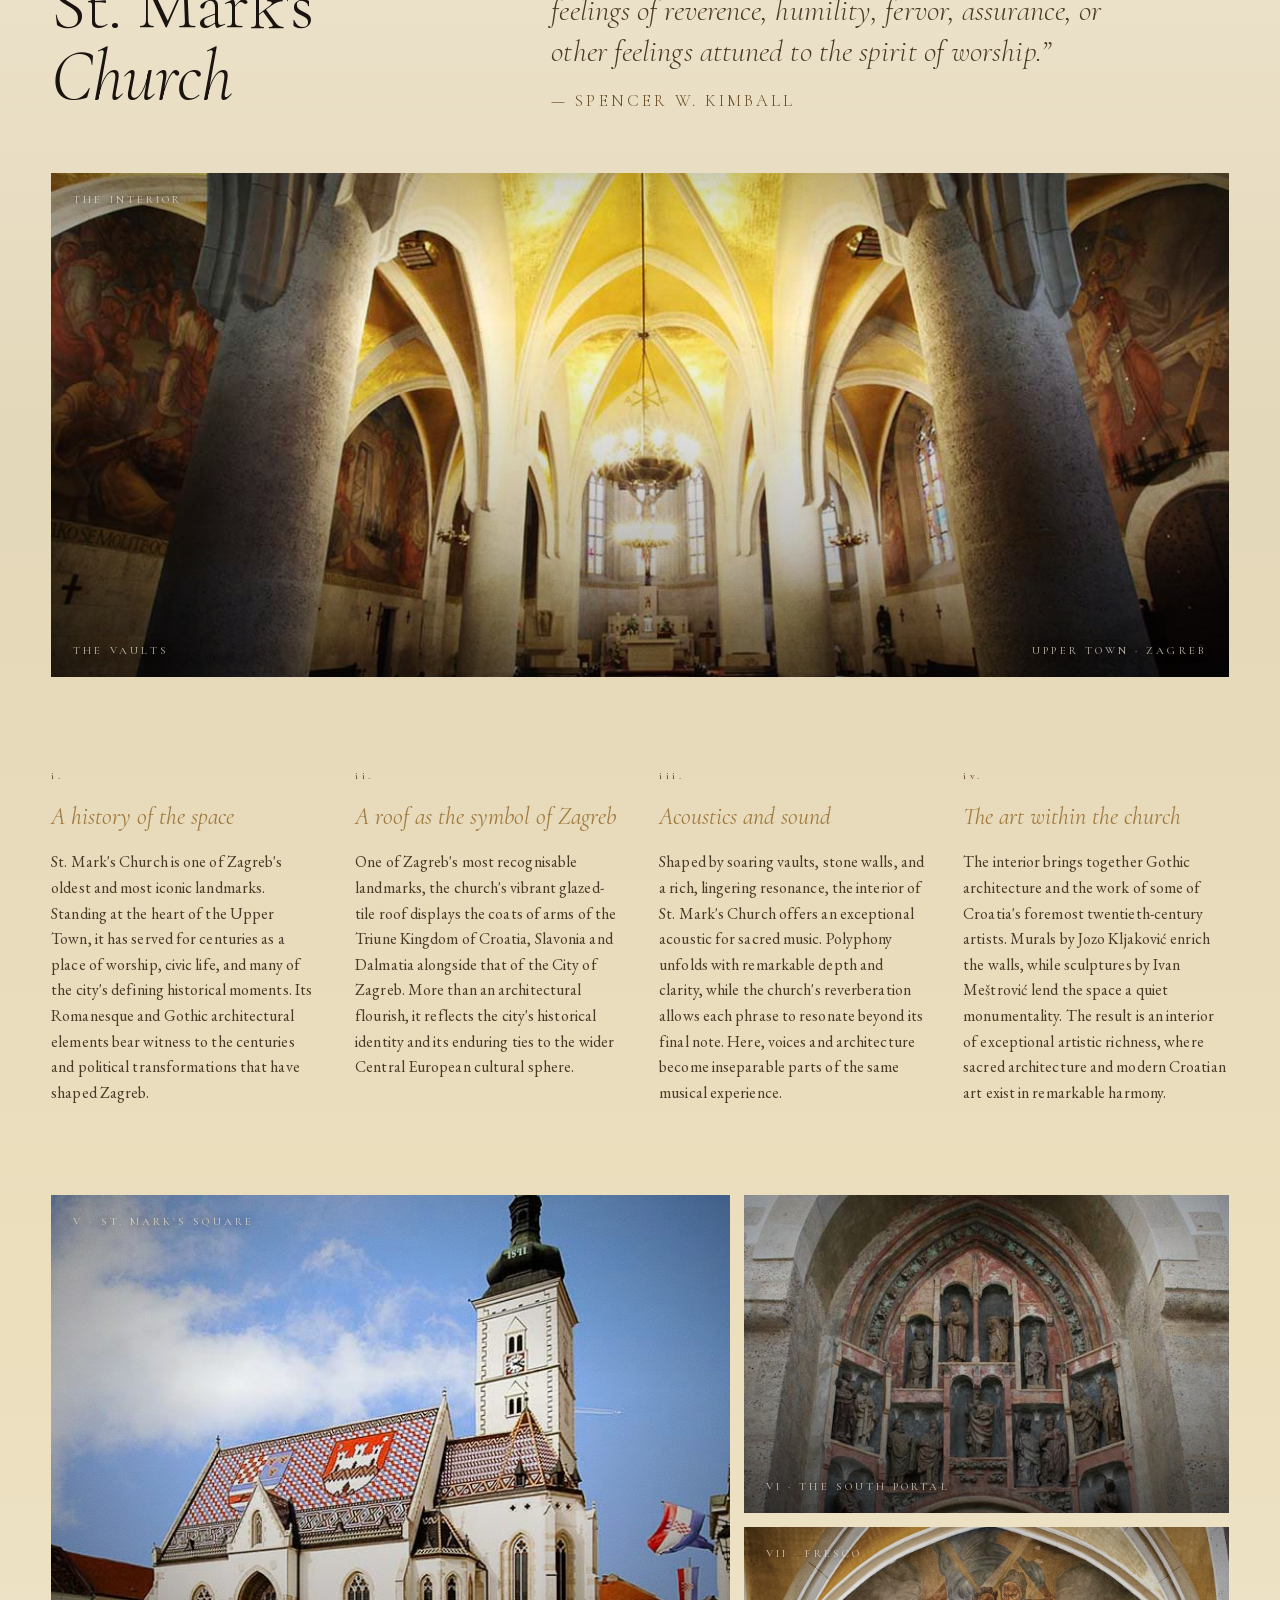
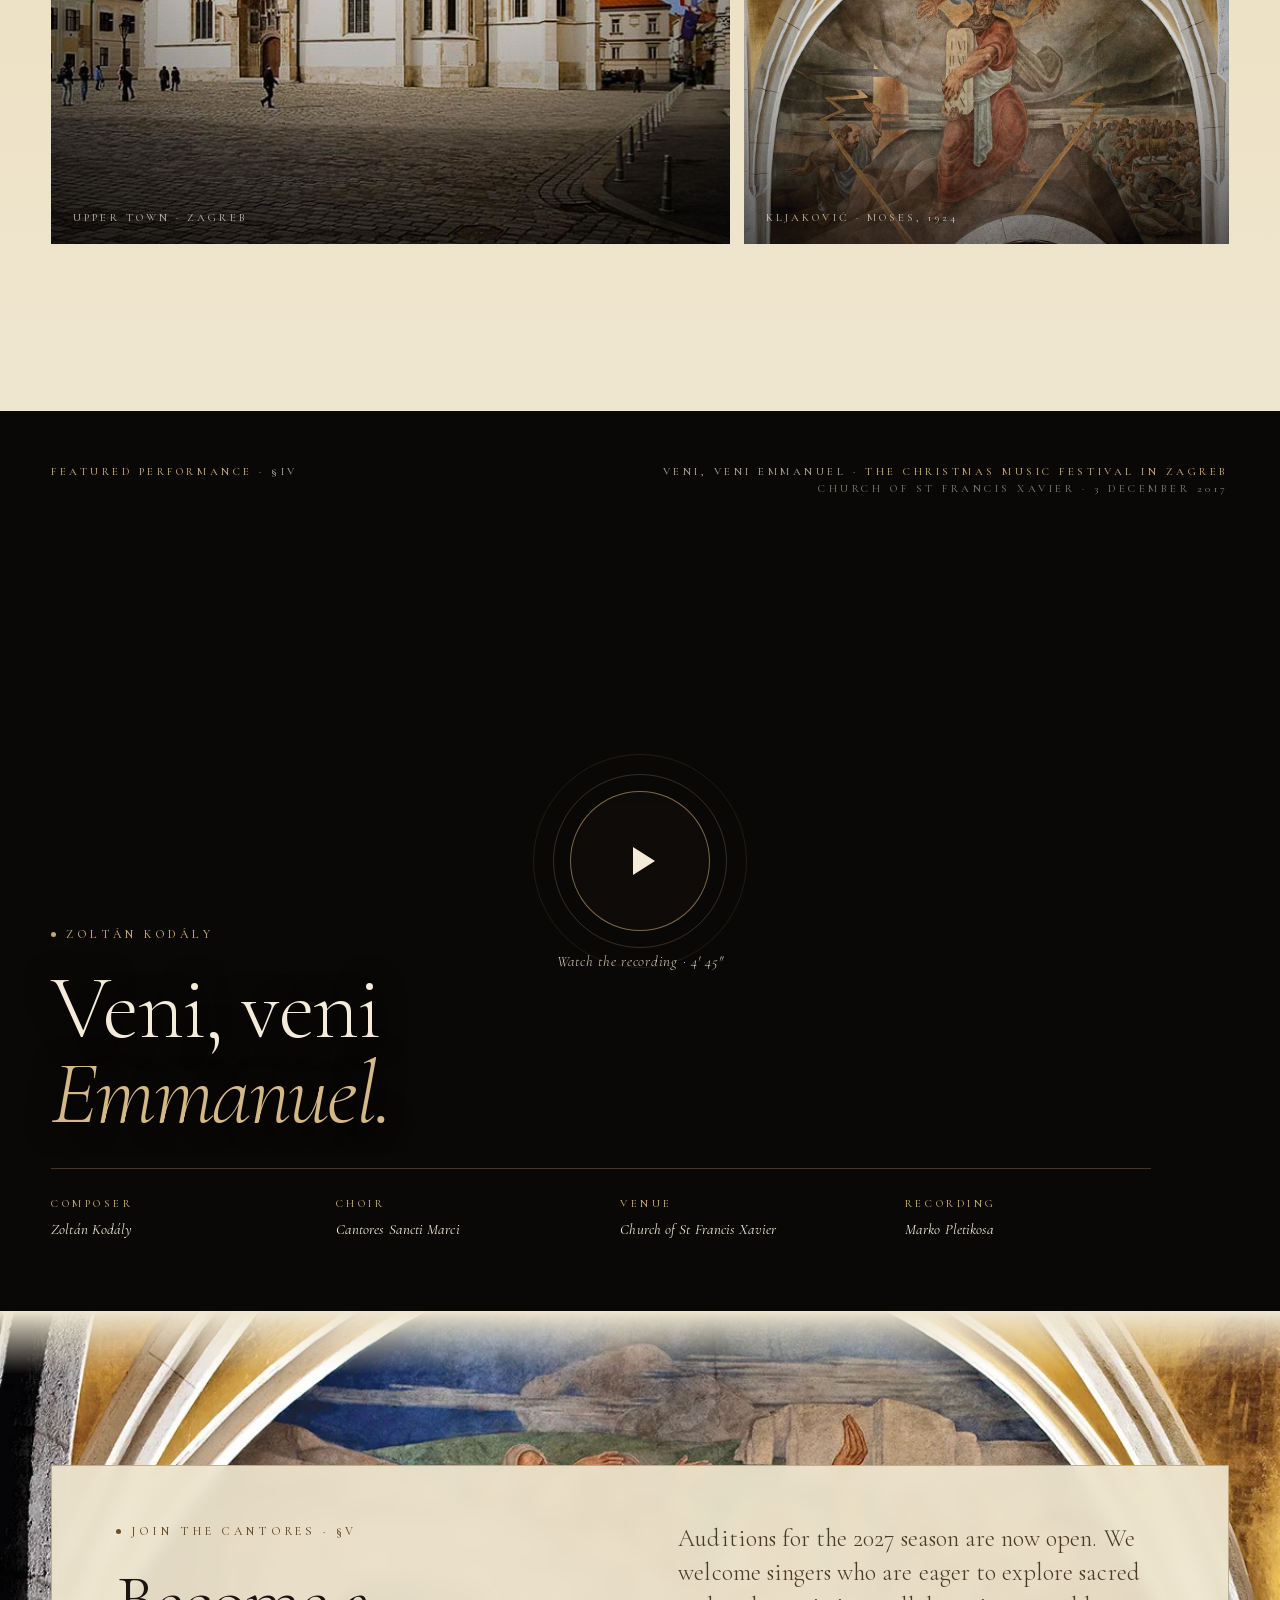
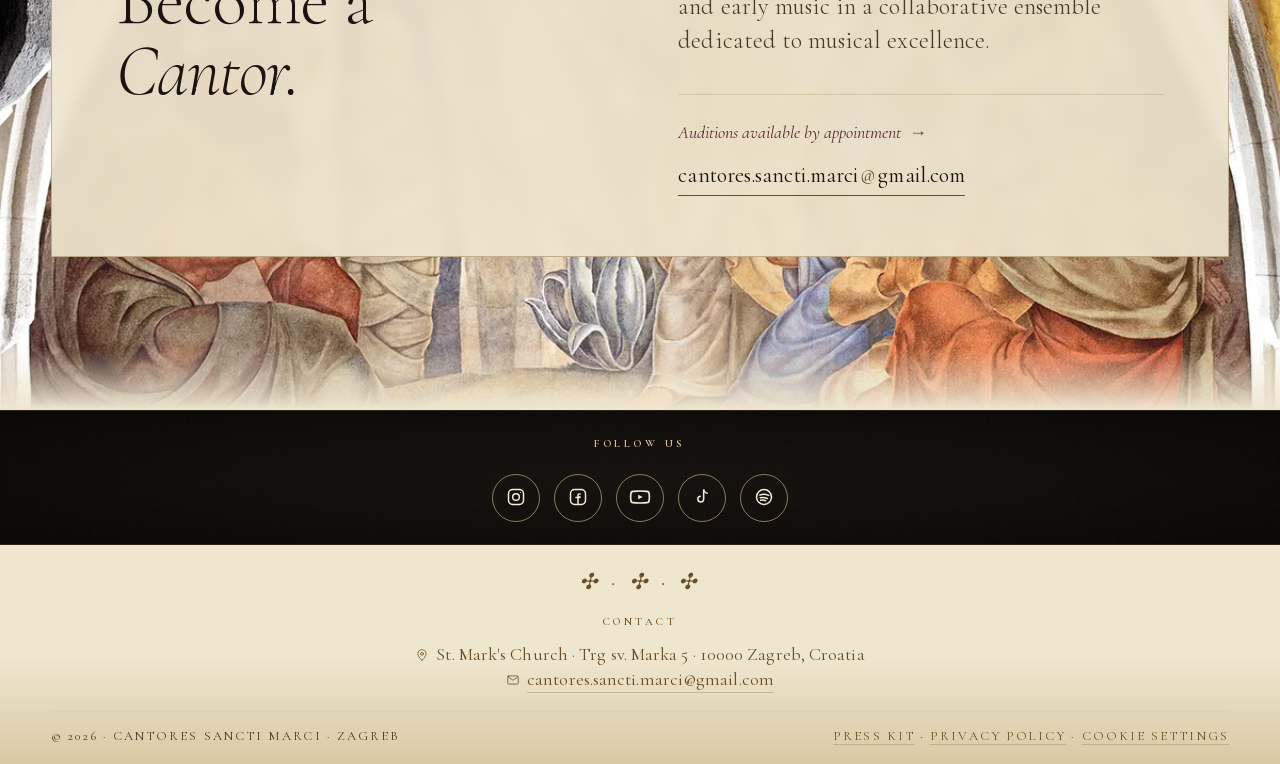
<file: en.html>
<!doctype html>
<html lang="en">
<head>
<meta charset="utf-8">
<title>Cantores Sancti Marci — Oratorio Choir of St. Mark's Church, Zagreb</title>
<meta name="description" content="Cantores Sancti Marci — oratorio choir of St. Mark's Church in Zagreb, dedicated to sacred and early music. Concerts, liturgical performances, and auditions for the 2027 season.">
<link rel="canonical" href="https://cantoressanctimarci.hr/en">
<link rel="alternate" hreflang="hr" href="https://cantoressanctimarci.hr/">
<link rel="alternate" hreflang="en" href="https://cantoressanctimarci.hr/en">
<link rel="alternate" hreflang="x-default" href="https://cantoressanctimarci.hr/">
<meta property="og:type" content="website">
<meta property="og:site_name" content="Cantores Sancti Marci">
<meta property="og:locale" content="en_GB">
<meta property="og:title" content="Cantores Sancti Marci — Oratorio Choir of St. Mark's Church, Zagreb">
<meta property="og:description" content="Cantores Sancti Marci — oratorio choir of St. Mark's Church in Zagreb, dedicated to sacred and early music. Concerts, liturgical performances, and auditions for the 2027 season.">
<meta property="og:image" content="https://cantoressanctimarci.hr/media/og-image.jpg">
<meta property="og:image:width" content="1200">
<meta property="og:image:height" content="630">
<meta property="og:image:alt" content="Cantores Sancti Marci — koncert u Crkvi svetog Marka">
<meta name="twitter:card" content="summary_large_image">
<meta name="twitter:title" content="Cantores Sancti Marci — Oratorio Choir of St. Mark's Church, Zagreb">
<meta name="twitter:description" content="Cantores Sancti Marci — oratorio choir of St. Mark's Church in Zagreb, dedicated to sacred and early music. Concerts, liturgical performances, and auditions for the 2027 season.">
<meta name="twitter:image" content="https://cantoressanctimarci.hr/media/og-image.jpg">
<meta name="viewport" content="width=device-width, initial-scale=1">
<link rel="icon" type="image/png" href="favicon.png">
<link rel="apple-touch-icon" href="apple-touch-icon.png">
<script type="application/ld+json" id="ld-json">
{"@context":"https://schema.org","@graph":[
{"@type":"MusicGroup","@id":"https://cantoressanctimarci.hr/#musicgroup","name":"Cantores Sancti Marci","url":"https://cantoressanctimarci.hr/","description":"Cantores Sancti Marci — oratorio choir of St. Mark's Church in Zagreb, dedicated to sacred and early music.","logo":"https://cantoressanctimarci.hr/favicon.png","image":"https://cantoressanctimarci.hr/media/og-image.jpg","sameAs":["https://www.instagram.com/cantores_sancti_marci","https://www.facebook.com/cantores.sancti.marci/","https://www.youtube.com/@choircantoressanctimarci","https://www.tiktok.com/@cantores_sancti_marci"],"email":"cantores.sancti.marci@gmail.com","genre":["Sacred choral music","Gregorian chant","Renaissance polyphony","Contemporary sacred music"],"director":{"@type":"Person","name":"Jurica Petar Petrač"},"location":{"@type":"Place","name":"St. Mark's Church","address":{"@type":"PostalAddress","streetAddress":"Trg svetog Marka 5","addressLocality":"Zagreb","postalCode":"10000","addressCountry":"HR"}}},
{"@type":"WebSite","@id":"https://cantoressanctimarci.hr/#website","url":"https://cantoressanctimarci.hr/","name":"Cantores Sancti Marci","publisher":{"@id":"https://cantoressanctimarci.hr/#musicgroup"}},
{"@type":"WebPage","@id":"https://cantoressanctimarci.hr/en/#webpage","url":"https://cantoressanctimarci.hr/en","inLanguage":"en","isPartOf":{"@id":"https://cantoressanctimarci.hr/#website"},"about":{"@id":"https://cantoressanctimarci.hr/#musicgroup"},"mainEntity":{"@id":"https://cantoressanctimarci.hr/#musicgroup"}},
{"@type":"MusicEvent","@id":"https://cantoressanctimarci.hr/en/#event-2026-08-29","name":"Palmeri: Misatango","description":"Martín Palmeri · Mass in the Rhythm of Tango","startDate":"2026-08-29","eventStatus":"https://schema.org/EventScheduled","eventAttendanceMode":"https://schema.org/OfflineEventAttendanceMode","location":{"@type":"Place","name":"Trogir"},"performer":{"@id":"https://cantoressanctimarci.hr/#musicgroup"},"url":"https://cantoressanctimarci.hr/en.html#koncerti","inLanguage":"en"},
{"@type":"MusicEvent","@id":"https://cantoressanctimarci.hr/en/#event-2026-12-06","name":"Händel: Dixit Dominus · Vivaldi: Magnificat & Lauda Jerusalem","description":"Georg Friedrich Handel · Antonio Vivaldi · HRBA","startDate":"2026-12-06","eventStatus":"https://schema.org/EventScheduled","eventAttendanceMode":"https://schema.org/OfflineEventAttendanceMode","location":{"@type":"Place","name":"St. Mark's Church","address":{"@type":"PostalAddress","streetAddress":"Trg svetog Marka 5","addressLocality":"Zagreb","postalCode":"10000","addressCountry":"HR"}},"performer":{"@id":"https://cantoressanctimarci.hr/#musicgroup"},"url":"https://cantoressanctimarci.hr/en.html#koncerti","inLanguage":"en"}
]}
</script>
<link rel="manifest" href="site.webmanifest">
<link rel="preload" href="fonts/fonts.css" as="style" onload="this.onload=null;this.rel='stylesheet'">
<noscript><link rel="stylesheet" href="fonts/fonts.css"></noscript>
<script src="concerts.js?v=3"></script>
<style>
  /* -------- design tokens -------- */
  :root{
    /* PERGAMENA — light parchment ground, deep umber type.
       Hero re-scopes these to the dark cinematic plate. */
    --ink:        #efe6d0;   /* page ground */
    --umber:      #e8ddc3;
    --umber-2:    #e0d5b8;
    --umber-3:    #d7c9a8;
    --stone:      #b89e72;
    --parchment:  #2a1f15;   /* body text */
    --ivory:      #1a1310;   /* heading text */
    --ivory-soft: #4a3a28;   /* muted text */
    --gold:       #6b4e26;  /* darkened from #8a6b3c for AA contrast on parchment */
    --gold-warm:  #a07a3f;
    --gold-deep:  #6b4e26;
    --burgundy:   #5d2730;
    --burgundy-2: #3a1820;
    --olive:      #4a4530;

    --serif: "Cormorant Garamond", "EB Garamond", "Times New Roman", serif;
    --body:  "EB Garamond", "Cormorant Garamond", "Times New Roman", serif;

    --maxw: 1320px;
    --gut: clamp(20px, 4vw, 64px);
  }

  *{ box-sizing:border-box; margin:0; padding:0 }
  html{ scroll-behavior:smooth; background:var(--ink) }
  body{
    font-family: var(--body);
    color: var(--parchment);
    background: var(--ink);
    line-height: 1.55;
    font-weight: 400;
    font-size: 18px;
    letter-spacing: 0.005em;
    -webkit-font-smoothing: antialiased;
    text-rendering: optimizeLegibility;
    overflow-x:hidden;
  }

  /* canvas grain overlaid on whole site for painterly tactility */
  :root{ --grain-opacity: 0.05; --title-italic-style: italic }
  body::before{
    content:"";
    position:fixed; inset:0;
    pointer-events:none;
    z-index: 9999;
    opacity: var(--grain-opacity);
    mix-blend-mode: multiply;
    background-image: url("data:image/svg+xml;utf8,<svg xmlns='http://www.w3.org/2000/svg' width='240' height='240'><filter id='n'><feTurbulence type='fractalNoise' baseFrequency='0.9' numOctaves='2' stitchTiles='stitch'/><feColorMatrix values='0 0 0 0 0.95  0 0 0 0 0.88  0 0 0 0 0.7  0 0 0 0.7 0'/></filter><rect width='100%25' height='100%25' filter='url(%23n)'/></svg>");
  }

  ::selection{ background: var(--burgundy); color: var(--ivory) }

  a{ color: inherit; text-decoration: none }

  /* -------- typography -------- */
  .display{
    font-family: var(--serif);
    font-weight: 300;
    letter-spacing: -0.015em;
    line-height: 0.95;
  }
  .display em{ font-style: var(--title-italic-style); font-weight: 300 }
  .italic{ font-style: italic; font-weight: 300 }
  h1.title{
    font-family: var(--serif);
    font-weight: 300;
    font-size: clamp(56px, 9.6vw, 168px);
    line-height: 0.92;
    letter-spacing: -0.02em;
    color: var(--ivory);
  }
  h2.section-title{
    font-family: var(--serif);
    font-weight: 300;
    font-size: clamp(40px, 5.6vw, 96px);
    line-height: 1.0;
    letter-spacing: -0.015em;
    color: var(--ivory);
  }
  h3{
    font-family: var(--serif);
    font-weight: 400;
    font-size: clamp(22px, 2.0vw, 30px);
    letter-spacing: 0;
    color: var(--ivory);
  }
  p{
    font-family: var(--body);
    font-size: 19px;
    line-height: 1.62;
    color: var(--parchment);
  }
  p.lead{
    font-family: var(--serif);
    font-weight: 300;
    font-size: clamp(22px, 1.9vw, 28px);
    line-height: 1.4;
    color: var(--ivory-soft);
    letter-spacing: 0.002em;
  }
  .eyebrow{
    font-family: var(--serif);
    font-weight: 500;
    font-size: 12px;
    letter-spacing: 0.32em;
    text-transform: uppercase;
    color: var(--gold);
  }
  .eyebrow .dot{
    display:inline-block; width:5px; height:5px; border-radius:50%;
    background: var(--gold); margin: 0 0.8em 2px 0;
    vertical-align: middle;
  }
  .smallcaps{
    font-family: var(--serif);
    font-weight: 500;
    letter-spacing: 0.28em;
    text-transform: uppercase;
    font-size: 12px;
    color: var(--ivory-soft);
  }

  /* gold rule */
  .rule{
    display:block; width: 100%; height:1px;
    background: linear-gradient(90deg, transparent, var(--gold-deep) 12%, var(--gold-deep) 88%, transparent);
    opacity: 0.55;
  }
  .rule.short{ width:64px; background: var(--gold); opacity: 0.7 }

  /* -------- layout -------- */
  .wrap{ max-width: var(--maxw); margin: 0 auto; padding: 0 var(--gut) }
  section{ position: relative }
  .pad-y{ padding: clamp(80px, 12vw, 180px) 0 }

  /* -------- accessibility -------- */
  .sr-only{
    position:absolute; width:1px; height:1px; padding:0; margin:-1px;
    overflow:hidden; clip:rect(0,0,0,0); white-space:nowrap; border:0;
  }
  .skip-link{
    position: fixed; top: 12px; left: 12px; z-index: 2000;
    background: #c5a572; color: #1a1310;
    padding: 12px 20px; border-radius: 4px;
    font-family: var(--serif); font-size: 15px; letter-spacing: 0.04em;
    text-decoration: none;
    transform: translateY(calc(-100% - 80px)); transition: transform .2s ease;
  }
  .skip-link:focus{ transform: translateY(0); outline: none }
  a:focus-visible, button:focus-visible,
  input:focus-visible, [tabindex]:focus-visible{
    outline: 2px solid var(--gold, #c5a572);
    outline-offset: 3px;
    border-radius: 2px;
  }
  @media (prefers-reduced-motion: reduce){
    .skip-link{ transition: none }
  }

  /* -------- nav -------- */
  nav.top{
    position: fixed; inset: 0 0 auto 0;
    z-index: 100;    padding: 22px var(--gut);
    display:grid;
    grid-template-columns: 1fr auto 1fr;
    align-items: center;
    color: #f4ecd8;
    background-color: rgba(10,8,7,0.32);
    --nav-text: #f4ecd8;
    --nav-text-soft: #d8cdb5;
    --nav-text-accent: #c5a572;
    transition: background-color .6s ease, backdrop-filter .6s ease, padding .4s ease, color .4s ease;
  }
  nav.top.scrolled{
    --nav-text: var(--ivory);
    --nav-text-soft: var(--ivory-soft);
    --nav-text-accent: var(--gold);
    background: rgba(239,230,208,0.82);
    backdrop-filter: blur(8px) saturate(1.05);
    -webkit-backdrop-filter: blur(8px) saturate(1.05);
    padding: 14px var(--gut);
    border-bottom: 1px solid rgba(138,107,60,0.28);
  }
  nav.top.menu-open{ z-index: 1000; background: transparent !important; backdrop-filter: none; border-bottom: none }
  nav.top.menu-open .brand{ color: var(--ivory) }
  nav.top .hamburger{
    display: none;
    width: 44px; height: 44px;
    background: transparent;
    border: 1px solid rgba(197,165,114,0.45);
    border-radius: 2px;
    cursor: pointer;
    align-items: center;
    justify-content: center;
    flex-direction: column;
    gap: 5px;
    padding: 0;
    justify-self: end;
    transition: border-color .3s ease, background .3s ease;
    z-index: 1001;
    position: relative;
  }
  nav.top .hamburger span{
    display:block;
    width: 20px; height: 1px;
    background: var(--nav-text);
    transition: transform .35s cubic-bezier(.2,.7,.2,1), opacity .25s ease, background .3s;
  }
  nav.top .hamburger:hover{ border-color: var(--nav-text-accent) }
  nav.top.menu-open .hamburger span{ background: var(--ivory) }
  nav.top.menu-open .hamburger span:nth-child(1){ transform: translateY(6px) rotate(45deg) }
  nav.top.menu-open .hamburger span:nth-child(2){ opacity: 0 }
  nav.top.menu-open .hamburger span:nth-child(3){ transform: translateY(-6px) rotate(-45deg) }

  /* mobile menu overlay */
  .mobile-menu{
    position: fixed; inset: 0;
    background: var(--ink);
    z-index: 999;
    opacity: 0;
    pointer-events: none;
    transition: opacity .5s ease;
    display: flex;
    align-items: center;
    justify-content: center;
    padding: 80px var(--gut) 40px;
  }
  .mobile-menu.open{ opacity: 1; pointer-events: auto }
  .mobile-menu .mm-inner{
    width: 100%;
    max-width: 480px;
    transform: translateY(20px);
    opacity: 0;
    transition: transform .6s cubic-bezier(.2,.7,.2,1) .1s, opacity .5s ease .1s;
  }
  .mobile-menu.open .mm-inner{ transform: translateY(0); opacity: 1 }
  .mobile-menu .mm-eyebrow{
    font-family: var(--serif);
    font-style: italic;
    font-size: 12px;
    letter-spacing: 0.4em;
    text-transform: uppercase;
    color: var(--gold);
    margin-bottom: 32px;
    padding-bottom: 18px;
    border-bottom: 1px solid rgba(197,165,114,0.18);
  }
  .mobile-menu ul{
    list-style: none;
    margin: 0; padding: 0;
    display: flex; flex-direction: column;
  }
  .mobile-menu li{
    border-bottom: 1px solid rgba(197,165,114,0.10);
  }
  .mobile-menu li a{
    display: block;
    padding: 22px 0;
    font-family: var(--serif);
    font-weight: 300;
    font-size: clamp(26px, 6vw, 36px);
    color: var(--ivory);
    letter-spacing: -0.005em;
    line-height: 1;
    transition: color .3s, padding-left .35s cubic-bezier(.2,.7,.2,1);
    position: relative;
  }
  .mobile-menu li a::before{
    content: "";
    position: absolute;
    left: 0; top: 50%;
    width: 0; height: 1px;
    background: var(--gold);
    transition: width .35s cubic-bezier(.2,.7,.2,1);
  }
  .mobile-menu li a:hover,
  .mobile-menu li a:active{
    color: var(--gold);
    padding-left: 28px;
  }
  .mobile-menu li a:hover::before,
  .mobile-menu li a:active::before{ width: 18px }
  .mobile-menu .mm-footer{
    margin-top: 40px;
    padding-top: 24px;
    border-top: 1px solid rgba(197,165,114,0.18);
    display: flex;
    justify-content: space-between;
    align-items: center;
    font-family: var(--serif);
    font-weight: 500;
    font-size: 11px;
    letter-spacing: 0.28em;
    text-transform: uppercase;
    color: var(--ivory-soft);
  }
  .mobile-menu .mm-footer .lang-toggle{
    display: inline-flex;
    border: 1px solid rgba(197,165,114,0.45);
    border-radius: 40px;
    overflow: hidden;
    letter-spacing: 0.2em;
  }
  .mobile-menu .mm-footer .lang-toggle .seg{
    min-width: 60px;
    padding: 13px 22px;
    font-size: 14px;
    line-height: 1;
    text-align: center;
    color: var(--ivory-soft);
    transition: background .25s ease, color .25s ease;
  }
  .mobile-menu .mm-footer .lang-toggle .seg.active{
    background: var(--gold);
    color: #1a1310;
  }
  .mobile-menu .mm-footer .lang-toggle a.seg:active{
    background: rgba(197,165,114,0.2);
  }

  nav.top .brand{
    font-family: var(--serif);
    font-weight: 400;
    white-space: nowrap;
    font-size: 16px;
    letter-spacing: 0.14em;
    text-transform: uppercase;
    color: var(--nav-text);
    white-space: nowrap;
  }
  nav.top .brand .mark{
    display:inline-block; margin-right: 12px;
    width: 40px; height: 40px; vertical-align: -12px;
    transition: filter .4s ease;
  }
  nav.top.scrolled .brand .mark{ filter: brightness(0) }
  nav.top ul{
    list-style:none; display:flex; gap: clamp(20px, 2.4vw, 38px);
    justify-content:center;
  }
  nav.top ul a{
    font-family: var(--serif);
    font-weight: 500;
    white-space: nowrap;
    font-size: 12px;
    letter-spacing: 0.28em;
    text-transform: uppercase;
    color: var(--nav-text-soft);
    padding: 6px 2px;
    position:relative;
    transition: color .3s;
  }
  nav.top ul a::after{
    content:""; position:absolute; left:0; right:100%; bottom: 0;
    height:1px; background: var(--nav-text-accent); transition: right .35s ease;
  }
  nav.top ul a:hover{ color: var(--nav-text) }
  nav.top ul a:hover::after{ right: 0 }
  @media (max-width: 1180px){
    nav.top ul{ gap: clamp(12px, 1.6vw, 22px) }
    nav.top ul a{ font-size: 11px; letter-spacing: 0.18em }
    nav.top .meta{ gap: 12px; font-size: 11px }
  }
  nav.top .meta{
    display:flex; justify-content:flex-end; align-items:center; gap: 22px;
    white-space: nowrap;
    font-family: var(--serif);
    font-weight: 500;
    font-size: 12px;
    letter-spacing: 0.24em;
    text-transform: uppercase;
    color: var(--nav-text-soft);
  }
  nav.top .meta .lang{ color: var(--nav-text-accent) }
  nav.top .meta .lang span{ color: var(--nav-text-soft); margin: 0 4px }

  /* -------- buttons -------- */
  .btn{
    display:inline-flex; align-items:center; gap:14px;
    padding: 16px 26px;
    border: 1px solid rgba(197,165,114,0.45);
    color: var(--ivory);
    font-family: var(--serif);
    font-weight: 500;
    font-size: 12px;
    letter-spacing: 0.28em;
    text-transform: uppercase;
    background: rgba(255,250,240,0.5);
    backdrop-filter: blur(4px);
    transition: all .4s ease;
    cursor:pointer;
  }
  .btn .arr{
    display:inline-block; color: var(--gold); font-style: normal;
    font-size: 1.3em; line-height: 1;
    transition: transform .3s ease;
  }
  @media (max-width: 700px){
    .btn .arr{ font-size: 1.6em }
  }
  .btn .arr::before{ content: "\2192"; }
  .btn:hover{ border-color: var(--burgundy); background: rgba(93,39,48,0.10); color: var(--ivory) }
  .btn:hover .arr{ transform: translateX(6px) }
  .btn.solid{
    background: #2a1f15; color: var(--ink); border-color: #2a1f15;
  }
  .btn.solid .arr{ color: var(--gold-warm) }
  .btn.solid:hover{ background: var(--burgundy); border-color: var(--burgundy); color: var(--ink) }

  /* -------- reusable: chiaroscuro plate -------- */
  /* a painterly placeholder: dark canvas, candlelight, optional vault */
  .plate{
    position: relative;
    overflow: hidden;
    background:
      radial-gradient(120% 80% at 50% 110%, rgba(197,165,114,0.05), transparent 55%),
      radial-gradient(60% 90% at 50% 35%, rgba(212,184,134,0.18), rgba(20,16,12,0) 60%),
      linear-gradient(180deg, #0e0a07 0%, #1a1310 50%, #0a0807 100%);
    color: var(--ivory-soft);
    isolation: isolate;
  }
  .plate::before{
    /* fresco / parchment haze */
    content:"";
    position:absolute; inset:0;
    background:
      radial-gradient(80% 60% at 30% 20%, rgba(93,39,48,0.18), transparent 70%),
      radial-gradient(50% 50% at 80% 80%, rgba(74,69,48,0.15), transparent 70%);
    mix-blend-mode: screen;
    z-index: 1;
  }
  .plate::after{
    /* heavy grain inside the plate */
    content:"";
    position:absolute; inset:0;
    background-image: url("data:image/svg+xml;utf8,<svg xmlns='http://www.w3.org/2000/svg' width='320' height='320'><filter id='n'><feTurbulence type='fractalNoise' baseFrequency='0.75' numOctaves='2' stitchTiles='stitch'/><feColorMatrix values='0 0 0 0 0.9  0 0 0 0 0.78  0 0 0 0 0.6  0 0 0 0.9 0'/></filter><rect width='100%25' height='100%25' filter='url(%23n)'/></svg>");
    opacity: 0.14;
    mix-blend-mode: overlay;
    z-index: 2;
    pointer-events:none;
  }
  .plate > .pcontent{ position: relative; z-index: 3 }

  /* photo-backed plate — drops a real image in while keeping the
     painterly grain + warm vignette so it sits within the system */
  .plate-photo{
    background-size: cover;
    background-position: center;
    background-color: #0a0807;
  }
  .plate-photo.flip-x{ transform: scaleX(-1) }
  .plate-photo.flip-x .cap{ transform: scaleX(-1) }
  .plate-photo::before{
    background:
      radial-gradient(75% 90% at 50% 45%, transparent 35%, rgba(10,8,7,0.55) 100%),
      linear-gradient(180deg, rgba(10,8,7,0.10) 0%, rgba(10,8,7,0) 30%, rgba(10,8,7,0.45) 100%);
    mix-blend-mode: multiply;
  }
  .plate-photo::after{
    opacity: 0.18;
  }

  /* candle highlight overlay */
  .plate-candle::before{
    background:
      radial-gradient(35% 45% at 50% 58%, rgba(255,210,140,0.35), rgba(255,180,110,0.08) 30%, transparent 65%),
      radial-gradient(70% 60% at 50% 30%, rgba(120,70,40,0.18), transparent 70%);
  }
  /* vault arch silhouette */
  .plate-vault::before{
    background:
      radial-gradient(45% 55% at 50% 65%, rgba(212,184,134,0.22), transparent 60%);
  }
  .plate-vault .vault{
    position:absolute; left:50%; bottom:0; transform: translateX(-50%);
    width: 88%; height: 78%;
    border-radius: 50% 50% 0 0 / 60% 60% 0 0;
    background:
      radial-gradient(80% 60% at 50% 90%, rgba(255,210,140,0.13), transparent 60%),
      linear-gradient(180deg, rgba(0,0,0,0.0) 0%, rgba(0,0,0,0.55) 60%, rgba(0,0,0,0.85) 100%);
    border: 1px solid rgba(197,165,114,0.18);
    border-bottom: none;
    box-shadow: inset 0 -60px 80px rgba(0,0,0,0.7);
    z-index: 1;
  }
  .plate-vault .vault::before{
    /* inner arch */
    content:"";
    position:absolute; left:50%; bottom:0; transform: translateX(-50%);
    width: 60%; height: 70%;
    border-radius: 50% 50% 0 0 / 65% 65% 0 0;
    background: linear-gradient(180deg, rgba(10,8,7,0.0), rgba(10,8,7,0.9));
    border: 1px solid rgba(197,165,114,0.12);
    border-bottom: none;
  }
  .plate-vault .vault::after{
    /* keystone glow */
    content:"";
    position:absolute; left:50%; top:14%; transform: translateX(-50%);
    width:140px; height:140px;
    border-radius: 50%;
    background: radial-gradient(circle, rgba(255,210,140,0.35), transparent 60%);
    filter: blur(2px);
  }

  /* manuscript page */
  .plate-manuscript{
    background:
      radial-gradient(70% 90% at 50% 50%, #2b2118 0%, #1b150f 60%, #0e0a07 100%);
  }
  .plate-manuscript::before{
    background:
      radial-gradient(40% 50% at 50% 50%, rgba(235,225,207,0.04), transparent 70%);
  }
  .plate-manuscript .lines{
    position:absolute; inset: 18% 16%;
    z-index: 2;
    opacity: 0.55;
    background:
      repeating-linear-gradient(180deg, transparent 0 32px, rgba(197,165,114,0.18) 32px 33px);
    mask-image: linear-gradient(180deg, transparent, black 20%, black 80%, transparent);
  }
  .plate-manuscript .initial{
    position:absolute; left: 18%; top: 18%;
    z-index: 3;
    font-family: var(--serif);
    font-style: italic;
    font-weight: 300;
    font-size: clamp(80px, 12vw, 180px);
    line-height: 1;
    color: var(--burgundy);
    text-shadow: 0 2px 12px rgba(0,0,0,0.4);
  }

  /* corner cap label inside plate */
  .plate .cap{
    position:absolute; left: 22px; bottom: 18px;
    z-index: 4;
    font-family: var(--serif);
    font-weight: 500;
    font-size: 11px;
    letter-spacing: 0.28em;
    text-transform: uppercase;
    color: rgba(235,225,207,0.72);
    text-shadow: 0 1px 8px rgba(10,8,7,0.65);
  }
  .plate .cap.tr{ left: auto; right: 22px; bottom: 18px }
  .plate .cap.tl{ left: 22px; top: 18px; bottom: auto }

  /* -------- HERO -------- */
  section.hero{
    /* HERO is a cinematic dark plate — scope its tokens back to ivory/gold
       on dark, regardless of the parchment ground around it. */
    --ink:        #0a0807;
    --umber:      #14100c;
    --umber-2:    #1a1612;
    --parchment:  #ebe1cf;
    --ivory:      #f4ecd8;
    --ivory-soft: #d8cdb5;
    --gold:       #c5a572;
    --gold-warm:  #d4b886;
    --gold-deep:  #8a6b3c;
    height: 100vh;
    min-height: 720px;
    position: relative;
    overflow: hidden;
    color: var(--ivory);
    background: var(--ink);
  }
  .hero .photo{
    position:absolute; inset:0;
    background-image: url("media/marko-lada-publika.webp");
    background-size: cover;
    background-position: center 42%;
    filter: brightness(0.72) contrast(1.05) saturate(0.92);
    z-index: 0;
  }
  .hero .stage{
    position:absolute; inset:0;
    z-index: 1;
    background:
      radial-gradient(60% 80% at 50% 65%, rgba(212,184,134,0.16), rgba(20,16,12,0) 55%),
      radial-gradient(120% 100% at 50% 120%, rgba(93,39,48,0.45), transparent 60%),
      linear-gradient(180deg,
        rgba(10,8,7,0.92) 0%,
        rgba(10,8,7,0.55) 14%,
        rgba(20,16,12,0.32) 32%,
        rgba(20,16,12,0.38) 65%,
        rgba(10,8,7,0.95) 100%);
  }
  /* legacy nave silhouettes — kept for fallback when no photo loaded */
  .hero .nave{
    position:absolute; left:50%; bottom:0; transform: translateX(-50%);
    width: min(1400px, 110vw);
    height: 86vh;
    z-index: 1;
    pointer-events:none;
  }
  .hero .arch{
    position:absolute; bottom: 0;
    width: 22%; height: 78%;
    border-radius: 50% 50% 0 0 / 22% 22% 0 0;
    background: linear-gradient(180deg, rgba(10,8,7,0) 30%, rgba(10,8,7,0.7) 90%);
    border: 1px solid rgba(197,165,114,0.10);
    border-bottom: none;
    box-shadow: inset 0 -120px 140px rgba(0,0,0,0.7);
  }
  .hero .arch.c{ left:50%; transform: translateX(-50%); width: 38%; height: 92%; border-radius: 50% 50% 0 0 / 30% 30% 0 0 }
  .hero .arch.l{ left: 4%; height: 70%; transform: translateX(0) }
  .hero .arch.r{ right: 4%; height: 70% }
  .hero .arch.ll{ left: 23%; height: 80% }
  .hero .arch.rr{ right: 23%; height: 80% }
  .hero .candle{
    position:absolute; left:50%; top: 52%; transform: translateX(-50%);
    width: 700px; height: 700px;
    border-radius:50%;
    background: radial-gradient(circle, rgba(255,210,140,0.30), rgba(255,180,110,0.06) 30%, transparent 65%);
    filter: blur(6px);
    z-index: 1;
    animation: flicker 5.5s ease-in-out infinite;
  }
  @keyframes flicker{
    0%,100%{ opacity: 1; transform: translate(-50%, 0) scale(1) }
    20%{ opacity: .92; transform: translate(-50%, -2px) scale(1.01) }
    50%{ opacity: 1.0; transform: translate(-50%, 1px) scale(0.995) }
    80%{ opacity: .96; transform: translate(-50%, -1px) scale(1.005) }
  }
  .hero .copy{
    position:absolute; inset:0;
    display:flex; flex-direction:column; justify-content: center; align-items:center;
    text-align:center;
    z-index: 3;
    padding: 0 var(--gut);
  }
  /* hero CTA: light parchment bg with dark text — the section's own
     scoped --ink is dark, so be explicit here */
  .hero .btn.solid{
    background: #f4ecd8;
    color: #1a1310;
    border-color: #f4ecd8;
  }
  .hero .btn.solid .arr{ color: #1a1310 }
  .hero .btn:not(.solid){
    background: rgba(10,8,7,0.55);
    border-color: rgba(197,165,114,0.55);
    color: #f4ecd8;
  }
  .hero .btn:not(.solid):hover{
    background: rgba(10,8,7,0.78);
    border-color: var(--gold);
    color: #fff;
  }
  .hero .btn.solid:hover{
    background: var(--gold); border-color: var(--gold); color: #1a1310;
  }
  .hero .pretitle{
    margin-top: 48px;
    margin-bottom: 28px;
    display:flex; align-items:center; justify-content:center; gap: 18px;
    flex-wrap: wrap; row-gap: 10px;
    padding: 0 20px; max-width: 100%; box-sizing: border-box;
  }
  .hero .pretitle .smallcaps{ text-align:center; max-width:100% }
  .hero .pretitle .l{ width: 60px; height:1px; background: var(--gold); opacity: 0.6 }
  .hero h1{
    margin-bottom: 28px;
    text-shadow: 0 2px 30px rgba(0,0,0,0.6);
  }
  .hero h1 em{ color: var(--gold-warm) }
  .hero .sub{
    font-family: var(--serif);
    font-style: italic;
    font-weight: 300;
    font-size: clamp(20px, 2.2vw, 30px);
    color: var(--ivory-soft);
    max-width: 720px;
    line-height: 1.35;
    margin-bottom: 56px;
  }
  .hero .ctas{ display:flex; gap: 18px; flex-wrap:wrap; justify-content:center }
  .hero .scrollhint{
    position:absolute; left:50%; bottom: 36px; transform: translateX(-50%);
    z-index: 4;
    color: var(--ivory-soft);
    font-family: var(--serif);
    font-size: 11px;
    letter-spacing: 0.32em;
    text-transform: uppercase;
    text-align:center;
  }
  .hero .scrollhint .line{
    display:block; margin: 16px auto 0;
    width:1px; height: 56px;
    background: linear-gradient(180deg, transparent, var(--gold) 50%, transparent);
    animation: drip 2.4s ease-in-out infinite;
  }
  @keyframes drip{
    0%,100%{ transform: scaleY(0.6); transform-origin: top }
    50%{ transform: scaleY(1.0) }
  }
  /* Short laptop viewports (e.g. MacBook): lift the centered hero copy and
     tighten the scroll hint so "Qui cantat, bis orat" isn't crowded against the CTAs */
  @media (min-width: 981px) and (max-height: 900px){
    .hero .copy{ padding-bottom: 96px; }
    .hero .scrollhint{ bottom: 28px; }
    .hero .scrollhint .line{ height: 40px; margin-top: 12px; }
  }
  .hero .marquee{
    text-align:center;
    margin-bottom: 18px;
    padding: 0 clamp(20px, 5vw, 48px); box-sizing: border-box;
    text-wrap: balance;
    font-family: var(--serif);
    font-style: italic;
    font-weight: 300;
    color: rgba(235,225,207,0.62);
    font-size: 13px;
    letter-spacing: 0.32em;
    text-transform: uppercase;
  }
  .hero .frame-meta{
    position:absolute; z-index: 4;
    font-family: var(--serif);
    font-weight: 500;
    font-size: 11px;
    letter-spacing: 0.32em;
    text-transform: uppercase;
    color: rgba(235,225,207,0.55);
  }
  .hero .frame-meta.bl{ left: var(--gut); bottom: 30px }
  .hero .frame-meta.br{ right: var(--gut); bottom: 30px; text-align:right }
  .hero .frame-meta strong{ color: var(--gold); font-weight: 500 }

  @media (max-width: 620px){
    .hero .pretitle .l{ width: 32px }
    .hero .pretitle .smallcaps{ letter-spacing: 0.2em }
    .hero .marquee{ font-size: 12px; letter-spacing: 0.24em }
  }

  /* -------- O ANSAMBLU -------- */
  section.ansambl{
    /* dark plate — rescope tokens like hero so ivory/parchment stay legible */
    --ink:        #0a0807;
    --parchment:  #ebe1cf;
    --ivory:      #f4ecd8;
    --ivory-soft: #d8cdb5;
    --gold:       #c5a572;
    --gold-warm:  #d4b886;
    --gold-deep:  #8a6b3c;
    background: #0a0807;
    color: var(--ivory);
    overflow: hidden;
  }
  .ansambl .grid{
    display: grid;
    grid-template-columns: 1fr 1fr;
    gap: clamp(40px, 6vw, 110px);
    align-items: start;
  }
  .ansambl .colL{ padding-top: 60px }
  .ansambl .plate-stack{
    display:grid; grid-template-columns: 1fr; gap: 18px;
  }
  .ansambl .plate.tall{ aspect-ratio: 3/4 }
  .ansambl .small-row{
    display:grid; grid-template-columns: 1fr 1fr; gap: 18px;
  }
  .ansambl .plate.small{ aspect-ratio: 1/1 }
  .ansambl h2{ margin-bottom: 36px }
  .ansambl .lead{ margin-bottom: 28px }
  .ansambl p + p{ margin-top: 1.1em }
  .ansambl .sig{
    margin-top: 44px;
    display:flex; align-items:center; gap: 18px;
    font-family: var(--serif);
    font-style: italic;
    color: var(--ivory-soft);
  }
  .ansambl .sig .gold{ color: var(--gold) }
  .ansambl .stats-block{
    margin-top: clamp(80px, 10vw, 140px);
    max-width: 1000px;
    margin-left: auto;
    margin-right: auto;
  }
  .ansambl .stats-head{
    display: grid;
    grid-template-columns: 1fr auto;
    align-items: end;
    gap: 40px;
    padding-bottom: 36px;
    border-bottom: 1px solid rgba(197,165,114,0.22);
    margin-bottom: 0;
  }
  .ansambl .stats-head h3{
    font-family: var(--serif);
    font-weight: 300;
    font-size: clamp(36px, 4vw, 56px);
    line-height: 1;
    color: var(--ivory);
    letter-spacing: -0.015em;
    margin: 0;
  }
  .ansambl .stats-head h3 em{ color: var(--gold); font-style: italic }
  .ansambl .stats-head .meta{
    font-family: var(--serif);
    font-style: italic;
    color: var(--ivory-soft);
    font-size: 14px;
    letter-spacing: 0.04em;
    text-align: right;
    max-width: 280px;
  }
  .ansambl .stats{
    margin-top: 0;
    display:grid; grid-template-columns: 1fr; gap: 0;
    border: none;
  }
  .ansambl .stat{
    display: grid;
    grid-template-columns: 60px 130px 1fr 1fr;
    align-items: baseline;
    gap: clamp(28px, 4vw, 64px);
    padding: 38px 0 38px 4px;
    border-bottom: 1px solid rgba(197,165,114,0.14);
    position: relative;
    transition: padding-left .35s ease;
  }
  .ansambl .stat:last-child{ border-bottom: 1px solid rgba(197,165,114,0.22) }
  .ansambl .stat::before{
    content: "";
    position: absolute;
    left: 0; top: 0; bottom: 0;
    width: 2px;
    background: var(--gold);
    transform: scaleY(0);
    transform-origin: top;
    transition: transform .5s cubic-bezier(.2,.7,.2,1);
  }
  .ansambl .stat:hover{ padding-left: 24px }
  .ansambl .stat:hover::before{ transform: scaleY(1) }
  .ansambl .stat .roman{
    font-family: var(--serif);
    font-style: italic;
    color: var(--gold);
    font-size: 16px;
    letter-spacing: 0.05em;
    align-self: baseline;
  }
  .ansambl .stat .num{
    font-family: var(--serif);
    font-weight: 300;
    font-size: clamp(28px, 2.6vw, 38px);
    color: var(--ivory);
    line-height: 1;
    letter-spacing: -0.01em;
    margin-bottom: 0;
  }
  .ansambl .stat .num sup{ color: var(--gold); font-size: 0.45em; vertical-align: top; margin-left: 4px; font-style: italic }
  .ansambl .stat .achievement{
    font-family: var(--serif);
    font-style: italic;
    color: var(--ivory);
    font-size: clamp(24px, 2.3vw, 32px);
    line-height: 1.15;
    font-weight: 400;
    letter-spacing: -0.005em;
  }
  .ansambl .stat .place{
    font-family: var(--serif);
    font-weight: 500;
    font-size: 11px;
    letter-spacing: 0.28em;
    text-transform: uppercase;
    color: var(--ivory-soft);
    line-height: 1.6;
    text-align: right;
  }
  .ansambl .stat .place .cat{
    display: block;
    font-style: italic;
    letter-spacing: 0.02em;
    text-transform: none;
    color: var(--gold);
    font-weight: 400;
    font-size: 12px;
    margin-bottom: 6px;
  }

  /* -------- PRIZNANJA (highlights strip) -------- */
  section.priznanja{
    /* dark plate — same tokens as ansambl */
    --ink:        #0a0807;
    --parchment:  #ebe1cf;
    --ivory:      #f4ecd8;
    --ivory-soft: #d8cdb5;
    --gold:       #c5a572;
    --gold-warm:  #d4b886;
    --gold-deep:  #8a6b3c;
    background: #0a0807;
    color: var(--ivory);
    padding: clamp(50px, 6vw, 80px) 0;
    position: relative;
    overflow: hidden;
  }
  /* hairline rules at the section seams */
  section.priznanja::before,
  section.priznanja::after{
    content: "";
    position: absolute; left: 8%; right: 8%;
    height: 1px;
    background: linear-gradient(90deg,
      transparent 0%,
      rgba(197,165,114,0.35) 20%,
      rgba(197,165,114,0.35) 80%,
      transparent 100%);
  }
  section.priznanja::before{ top: 0 }
  section.priznanja::after{ bottom: 0 }

  /* head row — eyebrow on left, sve nagrade link on right */
  .priznanja .pz-head{
    display: flex; align-items: baseline; justify-content: space-between;
    gap: 24px; flex-wrap: wrap;
    margin-bottom: clamp(32px, 4vw, 52px);
  }
  .priznanja .pz-head .pz-title{
    font-family: var(--serif);
    font-weight: 300;
    font-style: italic;
    font-size: clamp(20px, 1.8vw, 28px);
    color: var(--ivory);
    letter-spacing: -0.005em;
    margin-top: 14px;
    max-width: 540px;
    line-height: 1.3;
  }
  .priznanja .pz-head .pz-title em{ color: var(--gold-warm); font-style: italic }
  .priznanja .pz-head .pz-link{
    font-family: var(--serif);
    font-weight: 500;
    font-size: 11px;
    letter-spacing: 0.32em;
    text-transform: uppercase;
    color: var(--ivory);
    border-bottom: 1px solid var(--gold);
    padding-bottom: 4px;
    transition: color .3s, border-color .3s;
    display: inline-flex; align-items: center; gap: 12px;
    align-self: flex-end;
  }
  .priznanja .pz-head .pz-link:hover{ color: var(--gold-warm); border-color: var(--gold-warm) }
  .priznanja .pz-head .pz-link .arrow{
    color: var(--gold);
    font-style: normal;
    transition: transform .3s ease;
  }
  .priznanja .pz-head .pz-link:hover .arrow{ transform: translateX(4px) }

  /* marquee */
  .priznanja .pz-marquee{
    position: relative;
    margin: 0 calc(50% - 50vw);
    width: 100vw;
    overflow: hidden;
    padding: 8px 0;
    -webkit-mask-image: linear-gradient(90deg, transparent 0%, #000 8%, #000 92%, transparent 100%);
            mask-image: linear-gradient(90deg, transparent 0%, #000 8%, #000 92%, transparent 100%);
  }
  .priznanja .pz-track{
    display: flex;
    align-items: center;
    gap: clamp(36px, 4vw, 56px);
    width: max-content;
    animation: pz-scroll 90s linear infinite;
    will-change: transform;
  }
  .priznanja:hover .pz-track,
  .priznanja .pz-marquee:hover .pz-track{ animation-play-state: paused }

  @keyframes pz-scroll{
    from { transform: translateX(0) }
    to   { transform: translateX(-50%) }
  }
  @media (prefers-reduced-motion: reduce){
    .priznanja .pz-track{ animation: none }
  }

  .priznanja .pz-item{
    display: inline-flex;
    align-items: baseline;
    gap: 18px;
    flex-shrink: 0;
    white-space: nowrap;
    padding: 6px 0;
  }
  .priznanja .pz-item .y{
    font-family: var(--serif);
    font-weight: 300;
    font-size: clamp(34px, 3.4vw, 52px);
    line-height: 1;
    color: var(--ivory);
    letter-spacing: -0.02em;
  }
  .priznanja .pz-item .a{
    font-family: var(--serif);
    font-style: italic;
    font-weight: 400;
    font-size: clamp(17px, 1.4vw, 22px);
    color: var(--ivory);
    line-height: 1.2;
  }
  .priznanja .pz-item .p{
    font-family: var(--serif);
    font-weight: 500;
    font-size: 11px;
    letter-spacing: 0.32em;
    text-transform: uppercase;
    color: var(--gold);
    padding-left: 14px;
    border-left: 1px solid rgba(197,165,114,0.30);
  }
  .priznanja .pz-item.hero .a{ color: var(--gold-warm) }
  .priznanja .pz-item.hero .y::after{
    content: "✣";
    color: var(--gold);
    font-size: 0.32em;
    margin-left: 8px;
    vertical-align: 0.6em;
    font-style: italic;
  }
  .priznanja .pz-orn{
    color: var(--gold-deep);
    font-family: var(--serif);
    font-style: italic;
    font-size: 18px;
    flex-shrink: 0;
    opacity: 0.6;
  }

  /* count strip under marquee */
  .priznanja .pz-count{
    margin-top: clamp(32px, 4vw, 52px);
    text-align: center;
    font-family: var(--serif);
    font-style: italic;
    font-weight: 300;
    color: var(--ivory-soft);
    font-size: clamp(14px, 1vw, 16px);
    letter-spacing: 0.04em;
  }
  .priznanja .pz-count strong{
    font-style: normal;
    font-weight: 400;
    color: var(--gold);
    margin: 0 4px;
  }

  @media (max-width: 700px){
    .priznanja .pz-head{ flex-direction: column; align-items: flex-start; gap: 18px }
    .priznanja .pz-head .pz-link{ align-self: flex-start }
    .priznanja .pz-track{ gap: 28px; animation-duration: 70s }
    .priznanja .pz-item{ gap: 14px }
    .priznanja .pz-item .p{ padding-left: 10px }
  }

  /* -------- PROSTOR -------- */
  section.prostor{
    background: linear-gradient(180deg, var(--ink) 0%, #e4d8ba 30%, #ecdfbe 70%, var(--ink) 100%);
    color: var(--ivory);
  }
  .prostor .hero-img{
    position: relative;
    aspect-ratio: 21/9;
    margin: 60px 0 0;
    overflow:hidden;
  }
  .prostor .header-row{
    display: grid; grid-template-columns: 1fr 1.6fr;
    gap: clamp(40px, 6vw, 96px);
    align-items: end;
    margin-bottom: 8px;
  }
  .prostor .quote{
    font-family: var(--serif);
    font-style: italic;
    font-weight: 300;
    font-size: clamp(24px, 2.4vw, 36px);
    line-height: 1.32;
    color: var(--ivory-soft);
    max-width: 580px;
  }
  .prostor .quote::before{
    content:"“";
    font-family: var(--serif);
    font-size: 1.4em;
    color: var(--gold);
    line-height: 0;
    margin-right: 0;
    vertical-align: -0.05em;
  }
  .prostor .columns{
    margin-top: 90px;
    display:grid;
    grid-template-columns: repeat(4, 1fr);
    gap: clamp(20px, 3vw, 56px);
  }
  .prostor .read-more-toggle{
    display: none;
    margin-top: 32px;
    background: transparent;
    border: 1px solid rgba(138,107,60,0.45);
    color: var(--ivory);
    padding: 14px 26px;
    font-family: var(--serif);
    font-weight: 500;
    font-size: 12px;
    letter-spacing: 0.28em;
    text-transform: uppercase;
    cursor: pointer;
    width: 100%;
    transition: all .3s ease;
  }
  .prostor .read-more-toggle:hover{ border-color: var(--burgundy); color: var(--burgundy) }
  .prostor .read-more-toggle .arr-down{
    display: inline-block; margin-left: 10px;
    transition: transform .35s ease;
  }
  .prostor.expanded .read-more-toggle .arr-down{ transform: rotate(180deg) }
  .prostor .expandable{ display: contents }
  .prostor .col h3{
    font-family: var(--serif);
    font-weight: 400;
    font-style: italic;
    font-size: 24px;
    color: var(--gold-warm);
    margin-bottom: 14px;
  }
  .prostor .col .num{
    font-family: var(--serif);
    font-weight: 500;
    font-size: 11px;
    letter-spacing: 0.32em;
    color: var(--gold);
    margin-bottom: 14px;
  }
  .prostor .col p{ font-size: 16px; line-height: 1.6; color: var(--ivory-soft) }
  .prostor .gallery{
    margin-top: 90px;
    display:grid;
    grid-template-columns: 1.4fr 1fr;
    grid-template-rows: 1fr 1fr;
    grid-auto-flow: dense;
    gap: 14px;
    aspect-ratio: 16 / 9;
  }
  .prostor .gallery > *:nth-child(1){ grid-row: span 2 }

  /* -------- ISTAKNUTA IZVEDBA (FEATURE) -------- */
  section.feature{
    /* dark plate — rescope tokens like hero so ivory/parchment stay legible */
    --ink:        #0a0807;
    --parchment:  #ebe1cf;
    --ivory:      #f4ecd8;
    --ivory-soft: #d8cdb5;
    --gold:       #c5a572;
    --gold-warm:  #d4b886;
    --gold-deep:  #8a6b3c;
    position: relative;
    overflow:hidden;
    color: var(--ivory);
    padding: 0;
    background: #0a0807;
  }
  .feature .stage{
    position: relative;
    height: 100vh;
    min-height: 760px;
    overflow: hidden;
  }
  /* full-bleed media layer (poster image, then iframe on play) */
  .feature .media{
    position: absolute; inset: 0;
    z-index: 1;
    background-color: #0a0807;
    background-size: cover;
    background-position: center 38%;
  }
  .feature .media iframe{
    position: absolute; inset: 0;
    width: 100%; height: 100%;
    border: 0;
  }
  /* scrim — darken edges so copy reads, keep image breathing in the middle */
  .feature .scrim{
    position: absolute; inset: 0;
    z-index: 2;
    background:
      linear-gradient(180deg,
        rgba(10,8,7,0.70) 0%,
        rgba(10,8,7,0.20) 16%,
        rgba(10,8,7,0.05) 38%,
        rgba(10,8,7,0.40) 58%,
        rgba(10,8,7,0.92) 82%,
        rgba(10,8,7,0.98) 100%),
      radial-gradient(80% 70% at 20% 95%, rgba(10,8,7,0.75), transparent 65%);
    pointer-events: none;
  }
  .feature .stage.playing .scrim{ opacity: 0; transition: opacity .5s ease }
  .feature .stage.playing .top-meta,
  .feature .stage.playing .bottom-copy{ opacity: 0; pointer-events: none; transition: opacity .4s ease }

  /* top corner labels — like film slate */
  .feature .top-meta{
    position: absolute; left: 0; right: 0; top: 0;
    z-index: 4;
    padding: clamp(28px, 4vw, 52px) clamp(28px, 4vw, 64px);
    display: flex; justify-content: space-between; align-items: flex-start;
    gap: 24px;
    font-family: var(--serif);
    font-weight: 500;
    font-size: 11px;
    letter-spacing: 0.32em;
    text-transform: uppercase;
    color: rgba(235,225,207,0.7);
  }
  .feature .top-meta strong{ color: var(--gold); font-weight: 500; letter-spacing: 0.32em }
  .feature .top-meta .right{ text-align: right }

  /* play button — large, centered, breathing */
  .feature .play-big{
    position: absolute; left: 50%; top: 50%;
    transform: translate(-50%, -50%);
    z-index: 5;
    width: 140px; height: 140px;
    border-radius: 50%;
    border: 1px solid rgba(197,165,114,0.6);
    background: rgba(20,16,12,0.45);
    backdrop-filter: blur(8px) saturate(120%);
    -webkit-backdrop-filter: blur(8px) saturate(120%);
    display: flex; align-items: center; justify-content: center;
    color: var(--ivory);
    font-family: var(--serif);
    font-size: 38px;
    cursor: pointer;
    transition: all .4s ease;
  }
  .feature .play-big::before{
    content:""; position:absolute; inset: -18px;
    border-radius: 50%;
    border: 1px solid rgba(197,165,114,0.25);
    animation: ring 3.5s ease-in-out infinite;
  }
  .feature .play-big::after{
    content:""; position:absolute; inset: -38px;
    border-radius: 50%;
    border: 1px solid rgba(197,165,114,0.12);
    animation: ring 3.5s ease-in-out infinite;
    animation-delay: .8s;
  }
  .feature .play-big:hover{
    background: rgba(93,39,48,0.65);
    border-color: rgba(212,184,134,0.85);
    transform: translate(-50%, -50%) scale(1.04);
  }
  .feature .play-big .triangle{
    width: 0; height: 0;
    border-left: 22px solid var(--ivory);
    border-top: 14px solid transparent;
    border-bottom: 14px solid transparent;
    margin-left: 8px;
  }
  .feature .play-big .label{
    position: absolute;
    top: calc(100% + 22px);
    left: 50%; transform: translateX(-50%);
    font-family: var(--serif);
    font-style: italic;
    font-weight: 300;
    font-size: 15px;
    color: var(--ivory-soft);
    white-space: nowrap;
    letter-spacing: 0.05em;
  }
  .feature .stage.playing .play-big{ opacity: 0; pointer-events: none; transition: opacity .3s ease }

  /* bottom copy overlay */
  .feature .bottom-copy{
    position: absolute; left: 0; right: 0; bottom: 0;
    z-index: 4;
    padding: clamp(40px, 6vw, 80px) clamp(28px, 4vw, 80px) clamp(40px, 6vw, 72px);
    max-width: var(--maxw);
    margin: 0 auto;
    width: 100%;
  }
  .feature .bottom-copy .eyebrow{ color: var(--gold); margin-bottom: 22px }
  .feature .bottom-copy h2{
    font-family: var(--serif);
    font-weight: 300;
    font-size: clamp(48px, 7vw, 124px);
    line-height: 0.95;
    letter-spacing: -0.02em;
    color: var(--ivory);
    margin-bottom: 32px;
    max-width: 1100px;
    text-shadow: 0 2px 30px rgba(0,0,0,0.5);
  }
  .feature .bottom-copy h2 em{ color: var(--gold-warm); font-style: italic }
  .feature .credits-row{
    display: grid;
    grid-template-columns: repeat(4, minmax(0,1fr));
    gap: clamp(20px, 3vw, 56px);
    border-top: 1px solid rgba(197,165,114,0.3);
    padding-top: 26px;
    max-width: 1100px;
  }
  .feature .credits-row .m .k{
    font-family: var(--serif); font-weight: 500; font-size: 11px;
    letter-spacing: 0.32em; text-transform: uppercase;
    color: var(--gold); margin-bottom: 8px;
  }
  .feature .credits-row .m .v{
    font-family: var(--serif); font-style: italic;
    font-size: clamp(15px, 1.1vw, 19px);
    color: var(--ivory);
    line-height: 1.3;
  }

  /* -------- POSTANI CANTORES -------- */
  section.postani{
    position: relative;
    isolation: isolate;
    background: var(--ink);
    color: var(--parchment);
    overflow: hidden;
  }
  section.postani::before{
    /* Kljakovićeva freska — Uskrišenje Lazara — “Lazare iziđi” */
    content: "";
    position: absolute;
    inset: 0;
    z-index: 0;
    background-image: url("media/freska-lazar.webp");
    background-size: cover;
    background-position: center 42%;
    background-repeat: no-repeat;
  }
  section.postani::after{
    /* only dark fade at the section's top + bottom edges so the fresco
       still flows into the surrounding parchment but reads as its own
       saturated colour panel in between */
    content: "";
    position: absolute;
    inset: 0;
    z-index: 1;
    pointer-events: none;
    background: linear-gradient(180deg,
      var(--ink) 0%,
      transparent 9%,
      transparent 91%,
      var(--ink) 100%);
  }
  section.postani > .wrap{ position: relative; z-index: 2 }
  .postani .head{
    background: rgba(239,230,208,0.92);
    backdrop-filter: blur(8px);
    -webkit-backdrop-filter: blur(8px);
    border: 1px solid rgba(138,107,60,0.45);
    padding: 56px clamp(32px, 5vw, 64px);
    display:grid; grid-template-columns: 1fr 1fr; gap: clamp(40px, 6vw, 96px);
    align-items: start;
    margin-bottom: 0;
    --gold-warm: #7a5a1f; /* darkened for AA contrast on this light panel */
  }
  .postani .head .right{ padding-bottom: 4px }
  /* halo is no longer needed since head sits inside a parchment panel */

  .postani .voices{
    display: grid;
    grid-template-columns: repeat(4, 1fr);
    gap: 14px;
    margin-bottom: 100px;
  }
  .postani .voice{
    position: relative;
    padding: 24px 22px 22px;
    border: 1px solid rgba(138,107,60,0.45);
    background: rgba(255,250,240,0.82);
    backdrop-filter: blur(8px) saturate(130%);
    -webkit-backdrop-filter: blur(8px) saturate(130%);
    transition: background .4s ease, border-color .4s ease, transform .4s ease;
    display: flex;
    flex-direction: column;
    gap: 14px;
  }
  .postani .voice:hover{
    background: rgba(255,250,240,0.95);
    border-color: rgba(138,107,60,0.65);
  }
  .postani .voice-row{
    display: flex; align-items: baseline; justify-content: space-between; gap: 14px;
  }
  .postani .voice-num{
    font-family: var(--serif); font-weight: 500; font-size: 11px;
    letter-spacing: 0.32em; color: var(--gold);
  }
  .postani .voice-letter{
    font-family: var(--serif); font-style: italic; font-weight: 300;
    font-size: 22px; color: var(--gold-warm); line-height: 1;
  }
  .postani .voice-name{
    font-family: var(--serif); font-weight: 300; font-style: italic;
    font-size: clamp(28px, 2.6vw, 38px); color: var(--ivory); line-height: 1;
    letter-spacing: -0.01em;
  }
  .postani .voice-range{
    font-family: var(--serif); font-weight: 500; font-size: 11px;
    letter-spacing: 0.28em; text-transform: uppercase;
    color: var(--gold-deep);
    padding-top: 14px;
    border-top: 1px solid rgba(138,107,60,0.25);
  }
  .postani .voice-range em{ font-style: italic; color: var(--ivory-soft); letter-spacing: 0.05em; text-transform: none; margin-left: 6px }

  .postani .cta-line{
    margin-top: 36px;
    padding-top: 24px;
    border-top: 1px solid rgba(138,107,60,0.22);
    display: flex; flex-wrap: wrap; align-items: baseline;
    gap: 12px 24px;
  }
  .postani .cta-line .cta-label{
    font-family: var(--serif);
    font-style: italic;
    font-weight: 400;
    font-size: clamp(17px, 1.4vw, 22px);
    letter-spacing: 0;
    text-transform: none;
    color: var(--burgundy);
  }
  .postani .cta-line .cta-label::after{
    content: " →";
    color: var(--gold);
    font-style: normal;
    margin-left: 4px;
  }
  .postani .head .email-link{
    font-family: var(--serif); font-weight: 400;
    font-size: clamp(20px, 1.7vw, 26px); color: var(--ivory);
    text-decoration: none;
    border-bottom: 1px solid var(--gold);
    padding-bottom: 2px;
    transition: color .3s ease, border-color .3s ease;
  }
  .postani .head .email-link:hover{ color: var(--gold-warm); border-color: var(--burgundy) }
  .postani .head .email-link .at{ color: var(--gold); font-style: italic; padding: 0 2px }


  .ansambl-toggle{
    display: none;
    margin: 28px 0 0;
    background: transparent;
    border: 1px solid rgba(197,165,114,0.45);
    color: var(--ivory);
    padding: 14px 26px;
    font-family: var(--serif);
    font-weight: 500;
    font-size: 12px;
    letter-spacing: 0.28em;
    text-transform: uppercase;
    cursor: pointer;
    width: 100%;
    transition: all .3s ease;
  }
  .ansambl-toggle:hover{ border-color: var(--gold); color: var(--gold) }
  .ansambl-toggle .arr-down{ display: inline-block; margin-left: 10px; transition: transform .35s ease }
  .ansambl .colR.expanded .ansambl-toggle .arr-down{ transform: rotate(180deg) }
  .ansambl .ansambl-expandable{ display: contents }

  /* -------- SUNDAY MASS -------- */
  section.misa{ background: #ebe1cf; padding-top: clamp(40px, 5vw, 64px); padding-bottom: clamp(40px, 5vw, 64px) }
  section.misa .eyebrow{ color: #8a6b3c }
  section.misa .section-title{ color: #1a1310 }
  section.misa .lead{ color: #2a1f15 }
  .misa-inner{ max-width: 880px; margin: 0 auto; display: grid; grid-template-columns: auto 1fr; gap: clamp(32px, 6vw, 80px); align-items: center }
  .misa-time{ text-align: center; border-right: 1px solid rgba(107,78,38,0.28); padding-right: clamp(32px, 6vw, 80px) }
  .misa-num{ font-family: var(--display); font-size: clamp(64px, 8vw, 96px); line-height: 1; color: #6b4e26 }
  .misa-num span{ font-size: 0.4em; margin-left: 2px }
  .misa-day{ font-family: var(--serif); font-size: 12px; letter-spacing: 0.22em; text-transform: uppercase; color: #8a6b3c; margin-top: 8px }
  .misa-copy{ text-align: left }
  .misa-inner .btn{ margin-top: 28px }
  @media (max-width: 640px){
    .misa-inner{ grid-template-columns: 1fr; text-align: center }
    .misa-time{ border-right: none; padding-right: 0; border-bottom: 1px solid rgba(107,78,38,0.28); padding-bottom: 28px }
    .misa-copy{ text-align: center }
  }

  /* -------- KONCERTI -------- */
  section.koncerti{
    background: var(--ink);
    color: var(--parchment);
  }
  .koncerti .head{
    display:grid; grid-template-columns: 1fr 1fr; gap: clamp(40px, 6vw, 96px); align-items:end;
    margin-bottom: 80px;
  }
  .koncerti .list{ display: grid; gap: 0; border-top: 1px solid rgba(197,165,114,0.18) }
  .koncerti .event.is-past{ display: none !important }
  .koncerti .event{
    display:grid;
    grid-template-columns: 200px 1.6fr 1.4fr;
    gap: clamp(20px, 3vw, 48px);
    align-items: center;
    padding: 36px 0;
    border-bottom: 1px solid rgba(197,165,114,0.18);
    position: relative;
    transition: padding .4s ease, color .4s ease;
    cursor: pointer;
  }

  .koncerti .event .date{
    font-family: var(--serif);
  }
  .koncerti .event .date .d{
    font-size: clamp(34px, 3.4vw, 52px);
    font-weight: 300;
    line-height: 1;
    color: var(--ivory);
    letter-spacing: -0.01em;
    white-space: nowrap;
  }
  .koncerti .event .date .d em{
    font-style: italic;
    font-weight: 300;
    color: var(--gold-warm);
    letter-spacing: 0;
    margin-left: 2px;
  }
  .koncerti .event .date .m{
    display:block;
    font-family: var(--serif);
    font-weight: 500;
    font-size: 12px;
    letter-spacing: 0.32em;
    text-transform: uppercase;
    color: var(--gold);
    margin-top: 8px;
  }
  .koncerti .event h3{
    font-family: var(--serif);
    font-weight: 400;
    font-size: clamp(22px, 2vw, 28px);
    color: var(--ivory);
    line-height: 1.15;
    margin-bottom: 6px;
  }
  .koncerti .event .tag{
    display: inline-block;
    font-family: var(--serif);
    font-weight: 600;
    font-size: 10px;
    letter-spacing: 0.32em;
    text-transform: uppercase;
    padding: 7px 12px 6px;
    border: 1px solid;
    border-radius: 1px;
    line-height: 1;
    margin-bottom: 14px;
  }
  .koncerti .event .tag.two{ line-height: 1.7; padding: 6px 12px 5px }
  .koncerti .event .tag.misa{ color: #6b1f2a; border-color: rgba(107,31,42,0.45); background: rgba(107,31,42,0.08) }
  .koncerti .event .tag.nastup{ color: #4a4520; border-color: rgba(74,69,32,0.45); background: rgba(74,69,32,0.08) }
  .koncerti .event .tag.koncert{ color: #6b4a1f; border-color: rgba(107,74,31,0.45); background: rgba(107,74,31,0.08) }
  .koncerti .event h3 em{ color: var(--gold-deep); font-weight: 400; font-style: italic }
  .koncerti .event .composers{
    font-family: var(--serif);
    font-style: italic;
    font-size: 14px;
    color: var(--ivory-soft);
    opacity: 0.85;
  }
  .koncerti .event .loc{
    font-family: var(--serif);
  }
  .koncerti .event .loc .place{
    font-style: italic;
    font-size: 17px;
    color: var(--ivory);
    margin-bottom: 6px;
  }
  .koncerti .event .loc .time{
    font-family: var(--serif);
    font-weight: 500;
    font-size: 11px;
    letter-spacing: 0.28em;
    text-transform: uppercase;
    color: var(--ivory-soft);
  }
  .koncerti .event .price{
    font-family: var(--serif);
    font-style: italic;
    font-size: 16px;
    color: var(--ivory-soft);
  }
  .koncerti .event .price strong{
    display:block;
    font-style: normal;
    font-weight: 500;
    font-size: 11px;
    letter-spacing: 0.32em;
    text-transform: uppercase;
    color: var(--gold);
    margin-bottom: 6px;
  }
  .koncerti .event .cta{
    text-align: right;
    font-family: var(--serif);
    font-weight: 500;
    font-size: 11px;
    letter-spacing: 0.28em;
    text-transform: uppercase;
    color: var(--ivory-soft);
    transition: color .3s ease;
  }
  .koncerti .event:hover .cta{ color: var(--gold) }
  .koncerti .footnote{
    margin-top: 60px;
    display:flex; justify-content: space-between; align-items:center;
    flex-wrap: wrap; gap: 24px;
  }
  .koncerti .footnote p{
    font-family: var(--serif);
    font-style: italic;
    color: var(--ivory-soft);
    font-size: 17px;
    max-width: 580px;
  }

  /* -------- NEWSLETTER -------- */
  section.newsletter{
    display: grid;
    grid-template-columns: 0.85fr 1.15fr;
    align-items: stretch;
    background: var(--ink);
    color: var(--ivory);
    padding: 0;
    position: relative;
    min-height: 80vh;
    text-align: left;
  }
  .newsletter .nl-glass{
    position: relative;
    background-image: url("media/sveti-marko-vitraj.webp");
    background-size: cover;
    background-position: center 28%;
    background-color: #1a1612;
    overflow: hidden;
    min-height: 560px;
  }
  .newsletter .nl-glass::after{
    content: "";
    position: absolute;
    inset: 0;
    pointer-events: none;
    background:
      radial-gradient(95% 100% at 50% 50%, transparent 55%, rgba(10,8,7,0.55) 100%),
      linear-gradient(180deg, rgba(10,8,7,0.25) 0%, transparent 18%, transparent 82%, rgba(10,8,7,0.45) 100%);
  }
  .newsletter .nl-glass .cap{
    position: absolute;
    z-index: 2;
    font-family: var(--serif);
    font-weight: 500;
    font-size: 11px;
    letter-spacing: 0.28em;
    text-transform: uppercase;
    color: rgba(245,238,222,0.95);
    text-shadow: 0 1px 6px rgba(10,8,7,0.9);
    background: radial-gradient(ellipse at center, rgba(10,8,7,0.42) 0%, rgba(10,8,7,0.3) 55%, rgba(10,8,7,0) 100%);
    padding: 10px 26px;
    border-radius: 40px;
    backdrop-filter: blur(1.5px);
    -webkit-backdrop-filter: blur(1.5px);
  }
  .newsletter .nl-glass .cap.tl{ left: 6px; top: 22px }
  .newsletter .nl-glass .cap.bl{ left: 6px; bottom: 22px }
  .newsletter .nl-content{
    background:
      radial-gradient(80% 80% at 65% 50%, #e8debf 0%, var(--ink) 100%);
    padding: clamp(80px, 10vw, 140px) clamp(40px, 6vw, 96px);
    display: flex;
    flex-direction: column;
    justify-content: center;
    position: relative;
  }
  .newsletter .nl-content::before{
    content:"";
    position:absolute; inset:0;
    background: radial-gradient(35% 45% at 50% 50%, rgba(138,107,60,0.16), transparent 70%);
    pointer-events:none;
  }
  .newsletter .nl-content > *{ position: relative }
  .newsletter .eyebrow{ margin-bottom: 28px }
  .newsletter h2{ margin-bottom: 28px; max-width: 640px; text-wrap: balance }
  .newsletter .lead{ max-width: 540px; margin: 0 0 48px }
  .newsletter form{
    max-width: 520px;
    display:flex; gap: 0;
    border: 1px solid rgba(138,107,60,0.4);
    background: rgba(255,250,240,0.6);
    transition: border-color .3s;
  }
  .newsletter form:focus-within{ border-color: var(--burgundy) }
  .newsletter form input{
    flex: 1;
    background: transparent;
    border: none;
    color: var(--ivory);
    padding: 22px 24px;
    font-family: var(--serif);
    font-size: 18px;
    font-style: italic;
    outline: none;
  }
  .newsletter form input::placeholder{ color: rgba(74,58,40,0.5) }
  .newsletter form button{
    background: transparent;
    border: none;
    border-left: 1px solid rgba(138,107,60,0.4);
    color: var(--ivory);
    padding: 0 28px;
    font-family: var(--serif);
    font-weight: 500;
    font-size: 11px;
    letter-spacing: 0.32em;
    text-transform: uppercase;
    cursor: pointer;
    transition: background .3s, color .3s;
  }
  .newsletter form button:hover{ background: var(--burgundy); color: var(--ink) }
  .newsletter .consent{
    display:flex; align-items:flex-start; gap:10px;
    max-width:520px; margin-top:16px;
    font-family:var(--serif); font-size:13px; line-height:1.5;
    color: #4a3a28;
  }
  .newsletter .consent input{ margin-top:3px; accent-color: var(--burgundy); flex-shrink:0 }
  .newsletter .note{
    margin-top: 20px;
    max-width: 520px;
    font-family: var(--serif);
    font-style: italic;
    font-size: 14px;
    color: #4a3a28;
  }

  /* -------- FOOTER -------- */
  footer{
    background:
      linear-gradient(180deg, var(--ink) 0%, var(--ink) 70%, #d9c8a3 100%);
    color: var(--ivory-soft);
    padding-top: 0;
  }
  footer .ornament{
    text-align:center;
    margin-bottom: 14px;
    color: var(--gold);
    font-family: var(--serif);
    font-style: italic;
    font-size: 22px;
    letter-spacing: 0.2em;
  }
  footer .grid{
    display:flex;
    justify-content: center;
    text-align: center;
    gap: clamp(20px, 4vw, 80px);
    padding-bottom: 18px;
    border-bottom: 1px solid rgba(197,165,114,0.15);
  }
  footer .kontakt-block h3{ margin-bottom: 12px; }
  footer .kontakt-block ul{
    display: flex;
    flex-direction: column;
    align-items: center;
    gap: 0;
    line-height: 1.25;
  }
  footer .kontakt-block li{ margin-bottom: 0; line-height: 1.35; }
  footer .kontakt-block li{
    font-style: italic;
    color: #4a3a28;
    font-size: 15px;
  }
  footer .kontakt-block li:first-child{ margin-bottom: 4px; font-weight: 400; }
  footer .kontakt-block li a{
    font-style: normal;
    font-size: 18px;
    font-weight: 400;
    color: var(--gold);
    border-bottom: 1px solid rgba(138,107,60,0.35);
    padding-bottom: 1px;
  }
  footer .kontakt-block li.k-contact{
    display: flex;
    align-items: center;
    justify-content: center;
    gap: 7px;
    color: var(--gold);
  }
  footer .kontakt-block li.k-contact svg{ flex: none; opacity: 0.85; }
  footer .kontakt-block li.k-addr{
    color: var(--gold);
    font-style: normal;
    font-weight: 400;
  }
  footer .kontakt-block li.k-addr span{
    font-size: 18px;
  }
  footer .kontakt-block li.k-addr svg{ opacity: 0.85; }
  footer .kontakt-block li.k-addr a{ border-bottom: none; padding-bottom: 0; color: inherit; transition: color .25s; }
  footer .kontakt-block li.k-addr a:hover{ color: var(--gold-deep); }
  footer .kontakt-block li a:hover{ color: var(--gold-deep); border-color: var(--gold-deep); }
  footer .kontakt-block li:first-child{
    margin-bottom: 0;
  }
  footer h3{
    font-family: var(--serif);
    font-weight: 500;
    font-size: 11px;
    letter-spacing: 0.32em;
    text-transform: uppercase;
    color: var(--gold);
    margin-bottom: 22px;
  }
  footer ul{ list-style: none }
  footer li{
    margin-bottom: 12px;
    font-family: var(--serif);
    font-size: 16px;
    color: var(--ivory-soft);
  }
  footer li a{
    transition: color .3s;
    border-bottom: 1px solid transparent;
    padding-bottom: 2px;
  }
  footer li a:hover{ color: var(--gold); border-color: var(--gold-deep) }
  footer .meta{
    padding: 14px 0 18px;
    display:flex; justify-content: space-between; align-items:center;
    flex-wrap: wrap; gap: 18px;
    font-family: var(--serif);
    font-size: 13px;
    letter-spacing: 0.16em;
    text-transform: uppercase;
    color: #4a3a28;
  }
  footer .meta .credits{ display:flex; gap: 22px }
  footer .meta > div{ white-space: nowrap }
  footer .meta .credits span{ color: var(--gold); margin-right: 8px }
  footer .meta a{ color: var(--gold-deep); border-bottom: 1px solid rgba(138,107,60,0.3); transition: color .25s, border-color .25s }
  footer .meta a:hover{ color: var(--burgundy); border-color: var(--burgundy) }

  footer .social-icons{
    display: flex;
    gap: 14px;
    margin-bottom: 22px;
    list-style: none;
  }
  footer .social-icons li{ margin: 0 }
  footer .social-icons a{
    display: flex;
    align-items: center;
    justify-content: center;
    width: 48px;
    height: 48px;
    border: 1px solid rgba(197,165,114,0.30);
    border-radius: 50%;
    color: var(--ivory-soft);
    border-bottom-color: rgba(197,165,114,0.30);
    transition: all .3s ease;
  }
  footer .social-icons a:hover{
    color: var(--gold);
    border-color: var(--gold);
    transform: translateY(-2px);
  }
  footer .join-link{
    display: inline-block;
    font-family: var(--serif);
    font-style: italic;
    color: var(--gold-warm);
    font-size: 15px;
    padding-bottom: 4px;
    border-bottom: 1px solid rgba(197,165,114,0.35);
    transition: color .3s, border-color .3s;
  }
  footer .join-link:hover{ color: var(--gold); border-color: var(--gold) }

  footer .footer-follow{
    text-align: center;
    margin: 0 calc(var(--gut) * -1) 20px;
    padding: 24px var(--gut) 22px;
    background: #0a0807;
    border-top: 1px solid rgba(197,165,114,0.18);
    border-bottom: 1px solid rgba(197,165,114,0.18);
    position: relative;
  }
  footer .footer-follow::before{
    content: "";
    position: absolute;
    inset: 0;
    pointer-events: none;
    background:
      radial-gradient(80% 100% at 50% 50%, rgba(197,165,114,0.06), transparent 70%),
      url("data:image/svg+xml;utf8,<svg xmlns='http://www.w3.org/2000/svg' width='160' height='160'><filter id='n'><feTurbulence baseFrequency='0.9'/></filter><rect width='100%' height='100%' filter='url(%23n)' opacity='0.06'/></svg>");
  }
  footer .footer-follow > *{ position: relative }
  footer .footer-follow h3{
    color: #e8cf9a;
    font-weight: 600;
    margin-bottom: 22px;
  }
  footer .footer-follow .social-icons a{
    border-color: rgba(232,207,154,0.55);
    color: #f4ecd8;
  }
  footer .footer-follow .social-icons a svg{
    stroke-width: 1.8;
  }
  footer .footer-follow .social-icons a:hover{
    color: #0a0807;
    background: #e8cf9a;
    border-color: #e8cf9a;
  }
  footer .footer-follow .social-icons{
    justify-content: center;
    margin-bottom: 0;
  }
  /* override the right-aligned style for social-block when nested in footer-follow */
  footer .footer-follow [data-area="social"]{ text-align: center }

  @media (max-width: 980px){
    .postani .head{
      padding: 40px clamp(24px, 5vw, 36px) 24px;
      margin-bottom: 0;
      border-bottom: none;
    }
  }

  /* -------- reveal on scroll -------- */
  .reveal{
    opacity: 0;
    transform: translateY(28px);
    transition: opacity 1.2s cubic-bezier(.2,.7,.2,1), transform 1.2s cubic-bezier(.2,.7,.2,1);
    transition-delay: var(--rd, 0s);
  }
  .reveal.in{ opacity: 1; transform: translateY(0) }

  /* Hero content is always above the fold on load — drive its entrance with a
     pure CSS animation instead of the scroll IntersectionObserver so it isn't
     gated behind JS parse/execution, which was delaying LCP paint. */
  @keyframes heroReveal{ from{ opacity:0; transform: translateY(28px) } to{ opacity:1; transform: translateY(0) } }
  .hero .reveal{
    opacity: 1; transform: none; transition: none;
    animation: heroReveal 1.2s cubic-bezier(.2,.7,.2,1) both;
    animation-delay: var(--rd, 0s);
  }

  /* parallax helper */
  [data-parallax]{ will-change: transform }

  /* tweaks mount sits above grain */
  #tweaks-mount{ position: relative; z-index: 10000 }

  /* -------- responsive -------- */
  @media (max-width: 1300px){
    nav.top{ grid-template-columns: 1fr auto; column-gap: 18px; align-items: start; }
    nav.top .brand{ font-size: 14px; letter-spacing: 0.12em; line-height: 1.3; align-self: center; white-space: nowrap; }
    nav.top .brand .mark{ margin-right: 8px; }
    nav.top ul{ display:none }
    nav.top .meta{ display:none }
    nav.top .hamburger{ display:flex }
  }
  @media (max-width: 980px){
    .ansambl .grid{ grid-template-columns: 1fr }
    .ansambl.pad-y{ padding-top: 36px }
    .ansambl .colL{ padding-top: 24px }
    .prostor .header-row{ grid-template-columns: 1fr }
    .prostor .columns{ grid-template-columns: repeat(2, 1fr) }
    .prostor .gallery{ grid-template-columns: 1fr 1fr; aspect-ratio: 4/5 }
    .prostor .gallery > *:nth-child(1){ grid-row: span 1; grid-column: span 2 }
    .postani .head, .koncerti .head{ grid-template-columns: 1fr }
    .feature .stage .inner{ grid-template-columns: 1fr; padding-top: 120px }
    .feature .play-big{ width: 100px; height: 100px; top: 38% }
    .feature .play-big:hover{ transform: translate(-50%, -50%) scale(1.04) }
    .feature .play-big::before{ inset: -12px }
    .feature .play-big::after{ inset: -26px }
    .feature .play-big .triangle{ border-left-width: 18px; border-top-width: 11px; border-bottom-width: 11px }
    .feature .play-big .label{ top: calc(100% + 14px); font-size: 13px }
    .feature .credits-row{ grid-template-columns: 1fr 1fr; gap: 24px 32px; padding-top: 28px; margin-top: 28px }
    .feature .top-meta{ font-size: 11px; padding: clamp(20px, 4vw, 36px) clamp(20px, 4vw, 36px) }
    .postani .voices{ grid-template-columns: 1fr 1fr }
    section.newsletter{ grid-template-columns: 1fr; min-height: 0 }
    .newsletter .nl-glass{ min-height: 0; aspect-ratio: 4/5 }
    .newsletter .nl-content{ padding: clamp(60px, 9vw, 100px) clamp(24px, 5vw, 56px) }
    .newsletter h2{ font-size: clamp(36px, 7vw, 52px) }
    .newsletter h2 br{ display: none }
    .newsletter form{ flex-wrap: wrap; max-width: none }
    .newsletter form input{ flex: 1 1 100%; padding: 18px 20px; font-size: 16px }
    .newsletter form button{ flex: 1 1 100%; border-left: none; border-top: 1px solid rgba(138,107,60,0.4); padding: 18px }
    .koncerti .event{ grid-template-columns: 120px 1fr 1fr; grid-template-areas: "date prog loc" }
    .koncerti .event .date{ grid-area: date }
    .koncerti .event .prog{ grid-area: prog }
    .koncerti .event .loc{ grid-area: loc }
    .koncerti .event .price{ grid-area: price }
    .koncerti .event .cta{ grid-area: cta }
    .hero .marquee{ font-size: 11px; letter-spacing: 0.24em; line-height: 1.7; }
    .hero .scrollhint{ display: none }
    .hero .ctas{ flex-direction: column; align-items: stretch; width: 100%; max-width: 320px }
    .hero .ctas .btn{ justify-content: center }
    footer .grid{ grid-template-columns: 1fr 1fr }
  }
  @media (max-width: 640px){
    .ansambl .stats{ grid-template-columns: 1fr; }
    .ansambl .stat{ grid-template-columns: 40px 90px 1fr; gap: 16px; padding: 26px 4px }
    .ansambl .stat .place{ grid-column: 1 / -1; text-align: left; margin-top: 4px; padding-left: 56px }
    .ansambl .stats-head{ grid-template-columns: 1fr; gap: 12px }
    .ansambl .stats-head .meta{ text-align: left }
    .prostor .columns{ grid-template-columns: 1fr }
    .prostor .read-more-toggle{ display: block }
    .prostor .expandable{ display: none }
    .prostor.expanded .expandable{ display: contents }
    .ansambl-toggle{ display: block }
    .ansambl .ansambl-expandable{ display: none }
    .ansambl .colR.expanded .ansambl-expandable{ display: contents }
    footer .grid{
      justify-content: flex-start;
      text-align: left;
      padding-bottom: 24px;
    }
    footer .kontakt-block h3{ text-align: left; }
    footer .kontakt-block ul{ align-items: flex-start; }
    footer .kontakt-block li.k-contact{ justify-content: flex-start; align-items: flex-start; gap: 9px; }
    footer .kontakt-block li.k-contact svg{ margin-top: 3px; }
    footer .kontakt-block li.k-addr span{ border-bottom: none; padding-bottom: 0; white-space: nowrap; font-size: clamp(12px, 3.6vw, 15px); }
    footer .kontakt-block li.k-contact:not(.k-addr) a{ font-size: 13px; }
    footer .kontakt-block li.k-addr{ align-items: center; font-weight: 700; }
    footer .kontakt-block li.k-contact a{ font-weight: 700; }
    footer .kontakt-block li.k-addr svg{ margin-top: 0; }
    footer h3{ margin-bottom: 14px; font-size: 12px }
    footer li{ font-size: 14px; margin-bottom: 8px }
    footer .ornament{ margin-bottom: 18px; font-size: 16px }
    footer .footer-follow{ margin-bottom: 20px; padding: 22px var(--gut) 20px; }
    footer .meta{ padding: 12px 0 16px; font-size: 11px; letter-spacing: 0.06em; justify-content: center; }

    .postani .head .right .lead{ font-size: 18px; line-height: 1.45; }
    .postani .cta-line{ margin-top: 26px; padding-top: 20px; gap: 10px 16px; }
    .postani .head .email-link{
      font-size: 15px;
      max-width: 100%;
      overflow-wrap: anywhere;
      word-break: break-word;
    }
  }
  @media (max-width: 700px){
    .koncerti .event{
      scroll-margin-top: 80px;
      display: flex !important;
      flex-direction: column;
      gap: 0;
      padding: 28px 0 28px 20px !important;
      align-items: stretch;
      border-left: 2px solid var(--gold-deep);
      margin-left: 0;
      cursor: default;
    }


    .koncerti .event .date{ order: 1; margin-bottom: 14px }
    .koncerti .event .date .d{
      font-size: 44px;
      line-height: 1;
      letter-spacing: -0.01em;
      color: var(--ivory);
      font-weight: 400;
    }
    .koncerti .event .date .d em{ color: var(--gold-deep); font-size: 0.7em; font-style: italic; margin-left: 2px }

    .koncerti .event .prog{ order: 2; margin-bottom: 16px }
    .koncerti .event .tag{ font-size: 12px; padding: 8px 14px 7px; margin-bottom: 16px; letter-spacing: 0.28em }
    .koncerti .event .tag.two{ padding: 7px 14px 6px }
    .koncerti .event h3{
      font-size: clamp(28px, 7vw, 36px);
      line-height: 1.22;
      margin-bottom: 10px;
    }
    .koncerti .event .composers{ font-size: 17px; opacity: 0.8; line-height: 1.4 }

    .koncerti .event .loc{
      order: 3;
      padding-top: 16px;
      border-top: 1px solid rgba(138,107,60,0.18);
    }
    .koncerti .event .loc .place{
      font-size: 21px;
      font-style: italic;
      color: var(--ivory);
      margin-bottom: 6px;
      line-height: 1.3;
    }
    .koncerti .event .loc .time{
      font-size: 13px;
      color: var(--gold-deep);
      letter-spacing: 0.2em;
      opacity: 1;
      margin-top: 0;
    }

    .koncerti .event .price{
      order: 4;
      margin-top: 14px;
      padding-top: 14px;
      border-top: 1px solid rgba(138,107,60,0.12);
      display: flex;
      align-items: baseline;
      gap: 12px;
      flex-wrap: wrap;
      font-size: 17px;
      font-style: italic;
      color: var(--ivory-soft);
    }
    .koncerti .event .price strong{
      display: inline;
      margin: 0;
      font-size: 12px;
      letter-spacing: 0.28em;
      font-style: normal;
      color: var(--gold-deep);
    }
  }
  /* email sits inline with the label → rightward arrow (default). On phones where it
     wraps to the next line, drop the arrow entirely. */
  @media (max-width: 700px){
    .postani .cta-line .cta-label::after{ content: none; }
  }
  /* -------- cookie consent -------- */
  .cc-banner{
    position:fixed; left:0; right:0; bottom:0; z-index:3000;
    background:#0a0807; color:#e8ddc6; border-top:1px solid rgba(197,165,114,0.35);
    padding:20px clamp(20px,4vw,40px); display:flex; flex-wrap:wrap; gap:16px 28px;
    align-items:center; justify-content:space-between;
    font-family: var(--serif); transform:translateY(110%); transition:transform .5s ease, visibility 0s linear .5s;
    visibility:hidden; padding-bottom:calc(20px + env(safe-area-inset-bottom));
  }
  .cc-banner.show{ transform:translateY(0); visibility:visible; transition:transform .5s ease }
  .cc-banner p{ margin:0; font-size:14px; line-height:1.6; max-width:640px; color:#d8cdb5 }
  .cc-banner a{ color:#c5a572; text-decoration:underline }
  .cc-actions{ display:flex; gap:12px; flex-wrap:wrap }
  .cc-actions button{
    font-family:var(--serif); font-size:12px; letter-spacing:0.14em; text-transform:uppercase;
    padding:12px 20px; min-height:44px; border-radius:2px; cursor:pointer; border:1px solid #c5a572;
    background:transparent; color:#f4ecd8; transition:background .25s, color .25s;
  }
  .cc-actions button.cc-accept{ background:#c5a572; color:#1a1310 }
  .cc-actions button:hover{ background:#c5a572; color:#1a1310 }
  #cc-settings-link{ cursor:pointer; background:none; border:none; padding:0; margin:0; font:inherit; font-family:inherit; font-size:inherit; letter-spacing:inherit; text-transform:inherit; line-height:inherit; vertical-align:baseline; appearance:none; -webkit-appearance:none; display:inline; box-sizing:content-box; color: var(--gold-deep) }
  #cc-settings-link span{ border-bottom:1px solid rgba(138,107,60,0.3); transition: color .25s, border-color .25s }
  #cc-settings-link:hover{ color: var(--burgundy) }
  #cc-settings-link:hover span{ border-color: var(--burgundy) }
</style>
<script>
window.dataLayer=window.dataLayer||[];
function gtag(){dataLayer.push(arguments);}
gtag('consent','default',{ad_storage:'denied',ad_user_data:'denied',ad_personalization:'denied',analytics_storage:'denied',wait_for_update:500});
</script>
</head>
<body>

<a class="skip-link" href="#glavni">Skip to content</a>

<template id="__bundler_thumbnail">
  <svg viewBox="0 0 200 200" xmlns="http://www.w3.org/2000/svg">
    <rect width="200" height="200" fill="#1a1310"/>
    <g transform="translate(100 100)" fill="#c5a572" font-family="serif">
      <text text-anchor="middle" font-size="56" y="-6" font-style="italic">C</text>
      <text text-anchor="middle" font-size="14" y="28" letter-spacing="4">CANTORES</text>
      <text text-anchor="middle" font-size="9" y="46" letter-spacing="3" fill="#8a6b3c">SANCTI MARCI</text>
    </g>
  </svg>
</template>

<!-- ===================== NAV ===================== -->
<nav class="top" id="nav">
  <div class="brand"><img class="mark" src="favicon.png" alt="" width="22" height="22">Cantores Sancti Marci</div>
  <ul>
    <li><a href="#koncerti">Concerts</a></li>
    <li><a href="#ansambl">The Ensemble</a></li>
    <li><a href="#prostor">The Space</a></li>
    <li><a href="#postani">Join the Cantores</a></li>
  </ul>
  <div class="meta">
    <span>Zagreb · Anno 2026</span>
    <span class="lang"><a href="/" style="color:inherit">HR</a>/<span>EN</span></span>
  </div>
  <button class="hamburger" id="hamburger" aria-label="Open menu" aria-expanded="false">
    <span></span><span></span><span></span>
  </button>
</nav>

<!-- ===================== MOBILE MENU ===================== -->
<div class="mobile-menu" id="mobileMenu" aria-hidden="true">
  <div class="mm-inner">
    <div class="mm-eyebrow">Menu</div>
    <ul>
      <li><a href="#koncerti">Concerts</a></li>
      <li><a href="#ansambl">The Ensemble</a></li>
      <li><a href="#prostor">The Space</a></li>
      <li><a href="#postani">Join the Cantores</a></li>
    </ul>
    <div class="mm-footer">
      <span>Zagreb · Anno 2026</span>
      <div class="lang-toggle" role="group" aria-label="Jezik / Language">
        <a class="seg" href="/">HR</a>
        <span class="seg active" aria-current="true">EN</span>
      </div>
    </div>
  </div>
</div>

<!-- ===================== HERO ===================== -->
<main id="glavni" tabindex="-1">
<section class="hero" data-screen-label="01 Hero">
  <div class="stage"></div>

  <div class="photo" data-parallax data-speed="-0.04"></div>
  <div class="candle"></div>

  <div class="copy">
    <div class="pretitle reveal" style="--rd: 0.2s">
      <span class="smallcaps" style="color:var(--gold)">Oratorio Choir · Zagreb · St. Mark's Church</span>
    </div>
    <h1 class="title display reveal" style="--rd: 0.35s">
      Cantores<br><em>Sancti Marci</em>
    </h1>
    <p class="sub reveal" style="--rd: 0.6s">
      Voices of sacred tradition beneath the vaults of St. Mark's
    </p>
    <div class="ctas reveal" style="--rd: 0.8s">
      <a class="btn solid" href="#postani">Join the Cantores <span class="arr"></span></a>
      <a class="btn" href="#koncerti">Concerts <span class="arr"></span></a>
    </div>
  </div>

  <div class="frame-meta bl">
  </div>
  <div class="frame-meta br">
  </div>

  <div class="scrollhint">
    Qui cantat, bis orat
    <span class="line"></span>
  </div>
</section>

<!-- ===================== KONCERTI ===================== -->
<section class="koncerti pad-y" id="koncerti" data-screen-label="02 Koncerti">
  <div class="wrap">
    <div class="head">
      <div>
        <div class="eyebrow reveal"><span class="dot"></span>Concerts &middot; §i</div>
        <h2 class="section-title display reveal" style="margin-top: 24px">
          Performances<br><em>· 2026/27</em>
        </h2>
      </div>
      <div class="right reveal" style="--rd: .15s">
        <p class="lead" style="max-width: 500px">
          Throughout the year, the ensemble performs liturgical and concert
          programmes in St. Mark's Church and other venues in Zagreb.
        </p>
      </div>
    </div>

    <div class="list" id="concerts-list"></div>
  </div>
</section>

<!-- ===================== O ANSAMBLU ===================== -->
<section class="ansambl pad-y" id="ansambl" data-screen-label="03 O Ansamblu">
  <div class="wrap">
    <div class="grid">
      <div class="colL">
        <div class="plate-stack">
          <div class="plate plate-photo tall reveal" role="img" aria-label="The Cantores Sancti Marci choir singing in the Church of St. Francis Xavier" data-bg="media/zbor-cantorum.webp" style="background-position: center 35%">
            <div class="cap tl">Ensemble</div>
            <div class="cap">Choir &middot; Church of St. Francis Xavier</div>
          </div>
          <div class="small-row">
            <div class="plate plate-photo small" role="img" aria-label="Organist Pavao Mašić at the organ of St. Mark's Church" data-bg="media/orgulje-pavao-masic-3.webp" style="background-position: 50% 30%">
              <div class="cap tl">Organ</div>
              <div class="cap">Pavao Mašić</div>
            </div>
            <div class="plate plate-photo small" role="img" aria-label="Ensemble singers during a performance at St. Mark's Church" data-bg="media/zbor-portret-tenori.webp" style="background-position: 60% 50%">
              <div class="cap">Basses &middot; St. Mark's Church</div>
            </div>
          </div>
        </div>
      </div>

      <div class="colR">
        <div class="eyebrow reveal"><span class="dot"></span>The Ensemble · §ii</div>
        <h2 class="section-title display reveal" style="margin-top: 28px; --rd: .1s">
          Sacred music in <em>the heart of Zagreb.</em>
        </h2>
        <div style="height: 36px"></div>
        <p class="lead reveal" style="--rd: .2s">
          Founded in its present form in 1988, Cantores Sancti Marci is the
          direct successor to the Oratorio Choir of St. Mark's Church,
          established in 1920.
        </p>
        <button class="ansambl-toggle" id="ansamblToggle" aria-expanded="false">
          <span class="toggle-text">Read more</span>
          <span class="arr-down">▾</span>
        </button>
        <div class="ansambl-expandable">
        <p class="reveal" style="--rd: .3s">
          For over more than a century of uninterrupted tradition, the choir
          has been shaped by a distinguished succession of conductors,
          including Rikard Rosskamp, Mladen Pozajić, Franjo Dugan, Čedomil
          Dugan, Mladen Stahuljak, Vladimir Kranjčević, Ivan Repušić,
          Tomislav Fačini, and Matija Fortuna. Today, the ensemble is led by
          Jurica Petar Petrač, who has served as artistic director since
          2011, while its long-standing collaboration with Pavao Mašić, chief
          organist of St. Mark's Church and Assistant Professor at the
          Academy of Music in Zagreb, dates back to 1999.
        </p>
        <p class="reveal" style="--rd: .35s">
          The ensemble consists of around thirty singers and has performed
          publicly more than 2,500 times, in addition to touring extensively
          throughout Europe. Cantores Sancti Marci has won awards at choral
          competitions in Croatia and abroad, including those held in Zagreb,
          Split, Zadar, Bratislava, and Neerpelt. It also regularly
          collaborates with Croatian Radiotelevision, Croatian Catholic
          Radio, and leading Croatian and international orchestras and
          musicians.
        </p>

        <div class="sig reveal" style="--rd: .45s">
          <span class="gold italic">— Jurica Petar Petrač, Artistic Director</span>
        </div>
        </div>
      </div>
    </div>

  </div>
</section>

<!-- ===================== SUNDAY MASS ===================== -->
<section class="misa pad-y" id="misa" data-screen-label="03b Sunday Mass">
  <div class="wrap">
    <div class="misa-inner">
      <div class="misa-time">
        <div class="misa-num">11<span>am</span></div>
        <div class="misa-day">On Sundays</div>
      </div>
      <div class="misa-copy">
        <div class="eyebrow reveal"><span class="dot"></span>St. Mark's Church</div>
        <h2 class="section-title display reveal" style="margin-top: 20px">
          Listen to the Cantores <em>every week.</em>
        </h2>
        <p class="lead reveal" style="margin-top: 24px">
          The choir sings during the holy mass with music of sacred
          tradition — from classical mass compositions to works by
          Croatian church composers.
        </p>
        <a class="btn" href="https://zupa-svmarkaev.hr" target="_blank" rel="noopener">More about the parish <span class="arr"></span></a>
      </div>
    </div>
  </div>
</section>

<!-- ===================== PRIZNANJA ===================== -->
<section class="priznanja" id="priznanja" data-screen-label="04 Awards">
  <div class="wrap pz-head">
    <div>
      <div class="eyebrow reveal"><span class="dot"></span>Awards &middot; §iii</div>
      <h2 class="pz-title reveal" style="--rd: .1s">
        Twenty-one awards at competitions across <em>nine European countries</em> — from 1992 to today.
      </h2>
    </div>
    <a class="pz-link reveal" style="--rd: .15s" href="/awards">All awards<span class="arrow">→</span></a>
  </div>

  <div class="pz-marquee reveal" style="--rd: .2s">
    <div class="pz-track">
      <span class="pz-item"><span class="y">1992</span><span class="a">Second place</span><span class="p">Köln</span></span>
      <span class="pz-orn">✣</span>
      <span class="pz-item"><span class="y">1995</span><span class="a">Second place</span><span class="p">Zadar</span></span>
      <span class="pz-orn">✣</span>
      <span class="pz-item hero"><span class="y">1996</span><span class="a">First prize</span><span class="p">Neerpelt</span></span>
      <span class="pz-orn">✣</span>
      <span class="pz-item"><span class="y">1998</span><span class="a">Silver plaque</span><span class="p">Zagreb</span></span>
      <span class="pz-orn">✣</span>
      <span class="pz-item"><span class="y">1999</span><span class="a">Gold plaque</span><span class="p">Zagreb</span></span>
      <span class="pz-orn">✣</span>
      <span class="pz-item"><span class="y">1999</span><span class="a">Third place</span><span class="p">Zadar</span></span>
      <span class="pz-orn">✣</span>
      <span class="pz-item hero"><span class="y">2001</span><span class="a">Golden Cathedral</span><span class="p">Split</span></span>
      <span class="pz-orn">✣</span>
      <span class="pz-item"><span class="y">2002</span><span class="a">Second prize</span><span class="p">Neerpelt</span></span>
      <span class="pz-orn">✣</span>
      <span class="pz-item"><span class="y">2003</span><span class="a">Second place</span><span class="p">Zadar</span></span>
      <span class="pz-orn">✣</span>
      <span class="pz-item"><span class="y">2003</span><span class="a">Silver plaque</span><span class="p">N. Vinodolski</span></span>
      <span class="pz-orn">✣</span>
      <span class="pz-item"><span class="y">2003</span><span class="a">Silver medal</span><span class="p">Riva del Garda</span></span>
      <span class="pz-orn">✣</span>
      <span class="pz-item"><span class="y">2004</span><span class="a">Bronze Cathedral</span><span class="p">Split</span></span>
      <span class="pz-orn">✣</span>
      <span class="pz-item"><span class="y">2005</span><span class="a">First place</span><span class="p">Zadar</span></span>
      <span class="pz-orn">✣</span>
      <span class="pz-item"><span class="y">2013</span><span class="a">Two gold plaques</span><span class="p">Bratislava</span></span>
      <span class="pz-orn">✣</span>
      <span class="pz-item"><span class="y">2014</span><span class="a">Gold plaque</span><span class="p">Zagreb</span></span>
      <span class="pz-orn">✣</span>
      <span class="pz-item"><span class="y">2015</span><span class="a">Gold plaque</span><span class="p">Ohrid</span></span>
      <span class="pz-orn">✣</span>
      <span class="pz-item"><span class="y">2016</span><span class="a">Two gold plaques</span><span class="p">Zagreb</span></span>
      <span class="pz-orn">✣</span>
      <span class="pz-item hero"><span class="y">2017</span><span class="a">Two gold medals</span><span class="p">Riga</span></span>
      <span class="pz-orn">✣</span>
      <span class="pz-item"><span class="y">2018</span><span class="a">Gold medal</span><span class="p">Prijedor</span></span>
      <span class="pz-orn">✣</span>
      <span class="pz-item"><span class="y">2020</span><span class="a">Two gold plaques</span><span class="p">Zagreb</span></span>
      <span class="pz-orn">✣</span>
      <span class="pz-item hero"><span class="y">2024</span><span class="a">Gold plaque</span><span class="p">Ohrid</span></span>
      <span class="pz-orn">✣</span>
      <span class="pz-item" aria-hidden="true"><span class="y">1992</span><span class="a">Second place</span><span class="p">Köln</span></span>
      <span class="pz-orn" aria-hidden="true">✣</span>
      <span class="pz-item" aria-hidden="true"><span class="y">1995</span><span class="a">Second place</span><span class="p">Zadar</span></span>
      <span class="pz-orn" aria-hidden="true">✣</span>
      <span class="pz-item hero" aria-hidden="true"><span class="y">1996</span><span class="a">First prize</span><span class="p">Neerpelt</span></span>
      <span class="pz-orn" aria-hidden="true">✣</span>
      <span class="pz-item" aria-hidden="true"><span class="y">1998</span><span class="a">Silver plaque</span><span class="p">Zagreb</span></span>
      <span class="pz-orn" aria-hidden="true">✣</span>
      <span class="pz-item" aria-hidden="true"><span class="y">1999</span><span class="a">Gold plaque</span><span class="p">Zagreb</span></span>
      <span class="pz-orn" aria-hidden="true">✣</span>
      <span class="pz-item" aria-hidden="true"><span class="y">1999</span><span class="a">Third place</span><span class="p">Zadar</span></span>
      <span class="pz-orn" aria-hidden="true">✣</span>
      <span class="pz-item hero" aria-hidden="true"><span class="y">2001</span><span class="a">Golden Cathedral</span><span class="p">Split</span></span>
      <span class="pz-orn" aria-hidden="true">✣</span>
      <span class="pz-item" aria-hidden="true"><span class="y">2002</span><span class="a">Second prize</span><span class="p">Neerpelt</span></span>
      <span class="pz-orn" aria-hidden="true">✣</span>
      <span class="pz-item" aria-hidden="true"><span class="y">2003</span><span class="a">Second place</span><span class="p">Zadar</span></span>
      <span class="pz-orn" aria-hidden="true">✣</span>
      <span class="pz-item" aria-hidden="true"><span class="y">2003</span><span class="a">Silver plaque</span><span class="p">N. Vinodolski</span></span>
      <span class="pz-orn" aria-hidden="true">✣</span>
      <span class="pz-item" aria-hidden="true"><span class="y">2003</span><span class="a">Silver medal</span><span class="p">Riva del Garda</span></span>
      <span class="pz-orn" aria-hidden="true">✣</span>
      <span class="pz-item" aria-hidden="true"><span class="y">2004</span><span class="a">Bronze Cathedral</span><span class="p">Split</span></span>
      <span class="pz-orn" aria-hidden="true">✣</span>
      <span class="pz-item" aria-hidden="true"><span class="y">2005</span><span class="a">First place</span><span class="p">Zadar</span></span>
      <span class="pz-orn" aria-hidden="true">✣</span>
      <span class="pz-item" aria-hidden="true"><span class="y">2013</span><span class="a">Two gold plaques</span><span class="p">Bratislava</span></span>
      <span class="pz-orn" aria-hidden="true">✣</span>
      <span class="pz-item" aria-hidden="true"><span class="y">2014</span><span class="a">Gold plaque</span><span class="p">Zagreb</span></span>
      <span class="pz-orn" aria-hidden="true">✣</span>
      <span class="pz-item" aria-hidden="true"><span class="y">2015</span><span class="a">Gold plaque</span><span class="p">Ohrid</span></span>
      <span class="pz-orn" aria-hidden="true">✣</span>
      <span class="pz-item" aria-hidden="true"><span class="y">2016</span><span class="a">Two gold plaques</span><span class="p">Zagreb</span></span>
      <span class="pz-orn" aria-hidden="true">✣</span>
      <span class="pz-item hero" aria-hidden="true"><span class="y">2017</span><span class="a">Two gold medals</span><span class="p">Riga</span></span>
      <span class="pz-orn" aria-hidden="true">✣</span>
      <span class="pz-item" aria-hidden="true"><span class="y">2018</span><span class="a">Gold medal</span><span class="p">Prijedor</span></span>
      <span class="pz-orn" aria-hidden="true">✣</span>
      <span class="pz-item" aria-hidden="true"><span class="y">2020</span><span class="a">Two gold plaques</span><span class="p">Zagreb</span></span>
      <span class="pz-orn" aria-hidden="true">✣</span>
      <span class="pz-item hero" aria-hidden="true"><span class="y">2024</span><span class="a">Gold plaque</span><span class="p">Ohrid</span></span>
      <span class="pz-orn" aria-hidden="true">✣</span>
    </div>
  </div>

  <div class="wrap">
    <div class="pz-count reveal" style="--rd: .3s">
      <strong>21</strong> awards &middot; <strong>9</strong> countries &middot; 1992&mdash;2024
    </div>
  </div>
</section>

<!-- ===================== PROSTOR ===================== -->
<section class="prostor pad-y" id="prostor" data-screen-label="04 Prostor">
  <div class="wrap">
    <div class="header-row">
      <div>
        <div class="eyebrow reveal"><span class="dot"></span>The Space · §iii</div>
        <h2 class="section-title display reveal" style="margin-top: 24px">St. Mark's<br><em>Church</em></h2>
      </div>
      <div class="quote reveal" style="--rd: .2s">
        Music can act upon our senses to produce or induce feelings of
        reverence, humility, fervor, assurance, or other feelings attuned to
        the spirit of worship.”
        <div style="margin-top: 18px; font-size: 0.55em; font-style: normal; letter-spacing: 0.18em; text-transform: uppercase; color: var(--gold)">— Spencer W. Kimball</div>
      </div>
    </div>
    <button class="read-more-toggle" id="prostorToggle" aria-expanded="false">
      <span class="toggle-text">Learn more about St. Mark's Church</span>
      <span class="arr-down">▾</span>
    </button>
  </div>

  <div class="expandable">
  <div class="wrap">
    <div class="plate plate-photo hero-img reveal" role="img" aria-label="Interior of St. Mark's Church with its Gothic vaults" data-bg="media/sv-marko-interijer.jpg" style="background-position: center 45%">
      <div class="cap tl">The Interior</div>
      <div class="cap">The Vaults</div>
      <div class="cap tr">Upper Town &middot; Zagreb</div>
    </div>
  </div>

  <div class="wrap">
    <div class="columns">
      <div class="col reveal">
        <div class="num">i.</div>
        <h3 class="italic">A history of the space</h3>
        <p>
          St. Mark's Church is one of Zagreb's oldest and most iconic landmarks. Standing at the heart of the Upper Town, it has served for centuries as a place of worship, civic life, and many of the city's defining historical moments. Its Romanesque and Gothic architectural elements bear witness to the centuries and political transformations that have shaped Zagreb.
        </p>
      </div>
      <div class="col reveal" style="--rd: .1s">
        <div class="num">ii.</div>
        <h3 class="italic">A roof as the symbol of Zagreb</h3>
        <p>
          One of Zagreb's most recognisable landmarks, the church's vibrant glazed-tile roof displays the coats of arms of the Triune Kingdom of Croatia, Slavonia and Dalmatia alongside that of the City of Zagreb. More than an architectural flourish, it reflects the city's historical identity and its enduring ties to the wider Central European cultural sphere.
        </p>
      </div>
      <div class="col reveal" style="--rd: .2s">
        <div class="num">iii.</div>
        <h3 class="italic">Acoustics and sound</h3>
        <p>
          Shaped by soaring vaults, stone walls, and a rich, lingering resonance, the interior of St. Mark's Church offers an exceptional acoustic for sacred music. Polyphony unfolds with remarkable depth and clarity, while the church's reverberation allows each phrase to resonate beyond its final note. Here, voices and architecture become inseparable parts of the same musical experience.
        </p>
      </div>
      <div class="col reveal" style="--rd: .3s">
        <div class="num">iv.</div>
        <h3 class="italic">The art within the church</h3>
        <p>
          The interior brings together Gothic architecture and the work of some of Croatia's foremost twentieth-century artists. Murals by Jozo Kljaković enrich the walls, while sculptures by Ivan Meštrović lend the space a quiet monumentality. The result is an interior of exceptional artistic richness, where sacred architecture and modern Croatian art exist in remarkable harmony.
        </p>
      </div>
    </div>

    <div class="gallery">
      <div class="plate plate-photo reveal" role="img" aria-label="Exterior view of St. Mark's Church on St. Mark's Square" data-bg="media/sv-marko-eksterijer.jpg" style="background-position: center 55%">
        <div class="cap tl">v · St. Mark's Square</div>
        <div class="cap">Upper Town · Zagreb</div>
      </div>
      <div class="plate plate-photo reveal" role="img" aria-label="The Gothic south portal of St. Mark's Church" data-bg="media/sv-marko-juzni-portal.jpg" style="--rd: .1s; background-position: center 30%">
        <div class="cap">vi · The South portal</div>
      </div>
      <div class="plate plate-photo reveal" role="img" aria-label="Fresco of Moses by Jozo Kljaković, 1924" data-bg="media/freska-mojsije.webp" style="--rd: .2s; background-position: center 30%">
        <div class="cap tl">vii · Fresco</div>
        <div class="cap">Kljaković · Moses, 1924</div>
      </div>
      <div class="plate plate-photo reveal" role="img" aria-label="The choir gathered around the organ in the loft" data-bg="media/zbor-orgulje-krug.webp" style="--rd: .3s; background-position: center 50%">
        <div class="cap">viii · Choir loft</div>
      </div>
      <div class="plate plate-photo reveal" role="img" aria-label="Stained-glass window, Adoration of the Shepherds, in St. Mark's Church" data-bg="media/sv-marko-vitraj-poklonstvo.webp" style="--rd: .4s; background-position: center 45%">
        <div class="cap tl">ix · Stained glass</div>
        <div class="cap">Adoration of the Shepherds</div>
      </div>
    </div>
  </div>
  </div>
</section>

<!-- ===================== ISTAKNUTA IZVEDBA ===================== -->
<section class="feature" id="izvedba" data-screen-label="05 Istaknuta Izvedba">
  <div class="stage yt-embed" data-yt="z_22bhg67fg">
    <div class="media" style="background-image: url('https://i.ytimg.com/vi/z_22bhg67fg/maxresdefault.jpg')"></div>
    <div class="scrim"></div>

    <div class="top-meta reveal">
      <div>
        <strong>Featured performance</strong> &middot; §iv
      </div>
      <div class="right">
        Veni, veni Emmanuel &middot; <strong>The Christmas Music Festival in Zagreb</strong><br>
        <span style="opacity:.7">Church of St Francis Xavier &middot; 3 December 2017</span>
      </div>
    </div>

    <button class="play-big" aria-label="Play video">
      <span class="triangle"></span>
      <span class="label">Watch the recording &middot; 4′ 45″</span>
    </button>

    <div class="bottom-copy reveal">
      <div class="eyebrow"><span class="dot"></span>Zoltán Kodály</div>
      <h2>
        Veni, veni<br><em>Emmanuel.</em>
      </h2>
      <div class="credits-row">
        <div class="m">
          <div class="k">Composer</div>
          <div class="v">Zoltán Kodály</div>
        </div>
        <div class="m">
          <div class="k">Choir</div>
          <div class="v">Cantores Sancti Marci</div>
        </div>
        <div class="m">
          <div class="k">Venue</div>
          <div class="v">Church of St Francis Xavier</div>
        </div>
        <div class="m">
          <div class="k">Recording</div>
          <div class="v">Marko Pletikosa</div>
        </div>
      </div>
    </div>
  </div>
</section>

<!-- ===================== POSTANI CANTORES ===================== -->
<section class="postani pad-y" id="postani" data-screen-label="06 Postani Cantores">
  <div class="wrap">
    <div class="head">
      <div>
        <div class="eyebrow reveal"><span class="dot"></span>Join the Cantores · §v</div>
        <h2 class="section-title display reveal" style="margin-top: 24px">
          Become a<br><em>Cantor.</em>
        </h2>
      </div>
      <div class="right reveal" style="--rd: .15s">
        <p class="lead" style="max-width: 520px">
          Auditions for the 2027 season are now open.
          We welcome singers who are eager to explore sacred and early music
          in a collaborative ensemble dedicated to musical excellence.
        </p>
        <div class="cta-line">
          <span class="cta-label">Auditions available by appointment</span>
          <a class="email-link" href="mailto:cantores.sancti.marci@gmail.com">cantores.sancti.marci<span class="at">@</span>gmail.com</a>
        </div>
      </div>
    </div>
  </div>
</section>
</main>

<!-- ===================== FOOTER ===================== -->
<footer>
        <div class="footer-follow">
      <div data-area="social">
      <h3>Follow us</h3>
      <ul class="social-icons">
      <li><a href="https://www.instagram.com/cantores_sancti_marci" target="_blank" rel="noopener" aria-label="Instagram" title="Instagram · @cantores_sancti_marci">
      <svg aria-hidden="true" focusable="false" viewBox="0 0 24 24" width="20" height="20" fill="none" stroke="currentColor" stroke-width="1.4" stroke-linecap="round" stroke-linejoin="round">
      <rect x="3" y="3" width="18" height="18" rx="5"/>
      <circle cx="12" cy="12" r="4"/>
      <circle cx="17.5" cy="6.5" r="0.6" fill="currentColor" stroke="none"/>
      </svg>
      </a></li>
      <li><a href="https://www.facebook.com/cantores.sancti.marci/" target="_blank" rel="noopener" aria-label="Facebook" title="Facebook">
      <svg aria-hidden="true" focusable="false" viewBox="0 0 24 24" width="20" height="20" fill="none" stroke="currentColor" stroke-width="1.4" stroke-linecap="round" stroke-linejoin="round">
      <rect x="3" y="3" width="18" height="18" rx="5"/>
      <path d="M14.5 8.5h-1.2c-.7 0-1.3.6-1.3 1.3V12h2.5"/>
      <path d="M9.5 12.5H14"/>
      <path d="M12 12v8"/>
      </svg>
      </a></li>
      <!-- TikTok: dodati href kad kanal bude otvoren, zatim otkomentirati
      <li><a href="#" aria-label="TikTok" title="TikTok">
      <svg aria-hidden="true" focusable="false" viewBox="0 0 24 24" width="20" height="20" fill="none" stroke="currentColor" stroke-width="1.4" stroke-linecap="round" stroke-linejoin="round">
      <path d="M14 4v9.5a3.5 3.5 0 1 1-3.5-3.5"/>
      <path d="M14 4c.4 2.2 1.8 3.8 4 4"/>
      </svg>
      </a></li>
      -->
      <li><a href="https://www.youtube.com/@choircantoressanctimarci" target="_blank" rel="noopener" aria-label="YouTube" title="YouTube · Ensemble channel">
      <svg aria-hidden="true" focusable="false" viewBox="0 0 24 24" width="22" height="22" fill="none" stroke="currentColor" stroke-width="1.4" stroke-linejoin="round">
      <path d="M22 8.5c0-1.5-1-2.5-2.5-2.7C17.5 5.5 12 5.5 12 5.5s-5.5 0-7.5.3C3 6 2 7 2 8.5 1.8 10 1.8 12 1.8 12s0 2 .2 3.5c0 1.5 1 2.5 2.5 2.7 2 .3 7.5.3 7.5.3s5.5 0 7.5-.3c1.5-.2 2.5-1.2 2.5-2.7.2-1.5.2-3.5.2-3.5s0-2-.2-3.5z"/>
      <path d="M10 9.5l5 2.5-5 2.5z" fill="currentColor" stroke="none"/>
      </svg>
      </a></li>
      <li><a href="https://www.tiktok.com/@cantores_sancti_marci" target="_blank" rel="noopener" aria-label="TikTok" title="TikTok · Ensemble profile">
      <svg aria-hidden="true" focusable="false" viewBox="0 0 24 24" width="20" height="20" fill="none" stroke="currentColor" stroke-width="1.4" stroke-linejoin="round"><path d="M14 3v11.5a3.5 3.5 0 1 1-3.5-3.5"/><path d="M14 3c.4 2.6 2.2 4.4 5 4.6"/></svg>
      </a></li>
      <li><a href="https://open.spotify.com/artist/1IurE5dOD48I1V6AYUjDNi" target="_blank" rel="noopener" aria-label="Spotify" title="Spotify · Recordings & albums">
      <svg aria-hidden="true" focusable="false" viewBox="0 0 24 24" width="20" height="20" fill="none" stroke="currentColor" stroke-width="1.4" stroke-linecap="round">
      <circle cx="12" cy="12" r="9"/>
      <path d="M7 9.5c3-1 7-1 10.5.5"/>
      <path d="M7.5 13c2.5-.7 5.5-.5 8.5.8"/>
      <path d="M8 16c2-.5 4-.4 6 .5"/>
      </svg>
      </a></li>
      </ul>
      </div>
    </div>
  <div class="wrap">
    <div class="ornament">✣  ·  ✣  ·  ✣</div>
    <div class="grid">
      <div class="kontakt-block" data-area="kontakt">
        <h3>Contact</h3>
        <ul>
          <li class="k-contact k-addr">
            <svg aria-hidden="true" focusable="false" viewBox="0 0 24 24" width="14" height="14" fill="none" stroke="currentColor" stroke-width="1.6" stroke-linecap="round" stroke-linejoin="round">
              <path d="M12 21c4.5-4.2 7-7.6 7-11a7 7 0 1 0-14 0c0 3.4 2.5 6.8 7 11z"/>
              <circle cx="12" cy="10" r="2.4"/>
            </svg>
            <a href="https://www.google.com/maps/search/?api=1&query=Crkva%20sv.%20Marka%2C%20Trg%20sv.%20Marka%205%2C%2010000%20Zagreb" target="_blank" rel="noopener" aria-label="Open location in Google Maps"><span>St. Mark's Church · Trg sv. Marka 5 · 10000 Zagreb, Croatia</span></a>
          </li>
          <li class="k-contact">
            <svg aria-hidden="true" focusable="false" viewBox="0 0 24 24" width="14" height="14" fill="none" stroke="currentColor" stroke-width="1.6" stroke-linecap="round" stroke-linejoin="round">
              <rect x="3" y="5" width="18" height="14" rx="2"/>
              <path d="M3.5 6.5 12 12.5l8.5-6"/>
            </svg>
            <a href="mailto:cantores.sancti.marci@gmail.com">cantores.sancti.marci@gmail.com</a>
          </li>
        </ul>
      </div>
    </div>
    <div class="meta">
      <div>© 2026 · Cantores Sancti Marci · Zagreb</div>
      <div><a href="press-kit.html">Press kit</a> &middot; <a href="/privacy">Privacy Policy</a> &middot; <button id="cc-settings-link"><span>Cookie Settings</span></button></div>
    </div>
  </div>
</footer>

<script>
  // ---- concerts render from shared data source (also feeds MusicEvent JSON-LD)
  if (window.renderConcerts) renderConcerts('en');

  // ---- hamburger / mobile menu
  const hamburger = document.getElementById('hamburger');
  const mobileMenu = document.getElementById('mobileMenu');
  const closeMenu = () => {
    nav.classList.remove('menu-open');
    mobileMenu.classList.remove('open');
    mobileMenu.setAttribute('aria-hidden', 'true');
    hamburger.setAttribute('aria-expanded', 'false');
    document.body.style.overflow = '';
  };
  const openMenu = () => {
    nav.classList.add('menu-open');
    mobileMenu.classList.add('open');
    mobileMenu.setAttribute('aria-hidden', 'false');
    hamburger.setAttribute('aria-expanded', 'true');
    document.body.style.overflow = 'hidden';
  };
  if (hamburger){
    hamburger.addEventListener('click', () => {
      if (mobileMenu.classList.contains('open')) closeMenu(); else openMenu();
    });
    mobileMenu.querySelectorAll('a').forEach(a => a.addEventListener('click', closeMenu));
    document.addEventListener('keydown', (e) => {
      if (e.key === 'Escape' && mobileMenu.classList.contains('open')) closeMenu();
    });
  }

  // ---- ansambl read more toggle (mobile)
  const ansamblToggle = document.getElementById('ansamblToggle');
  if (ansamblToggle){
    const colR = ansamblToggle.parentElement;
    const txtA = ansamblToggle.querySelector('.toggle-text');
    ansamblToggle.addEventListener('click', () => {
      const expanded = colR.classList.toggle('expanded');
      ansamblToggle.setAttribute('aria-expanded', expanded);
      txtA.textContent = expanded ? 'Show less' : 'Read more';
    });
  }

  // ---- prostor read more toggle (mobile)
  const prostorToggle = document.getElementById('prostorToggle');
  if (prostorToggle){
    const prostor = document.getElementById('prostor');
    const txt = prostorToggle.querySelector('.toggle-text');
    prostorToggle.addEventListener('click', () => {
      const expanded = prostor.classList.toggle('expanded');
      prostorToggle.setAttribute('aria-expanded', expanded);
      txt.textContent = expanded ? 'Show less' : 'Learn more about St Mark\'s Church';
    });
  }

  // ---- nav scrolled state
  const nav = document.getElementById('nav');
  const parallaxEls = Array.from(document.querySelectorAll('[data-parallax]'));
  let scrollTicking = false;
  const updateScrollState = () => {
    nav.classList.toggle('scrolled', window.scrollY > 30);
    // parallax — batch all reads, then all writes to avoid layout thrashing
    const vh = window.innerHeight;
    const writes = parallaxEls.map(el => {
      const rect = el.getBoundingClientRect();
      const center = rect.top + rect.height / 2;
      const offset = (center - vh / 2);
      const speed = parseFloat(el.dataset.speed || 0.05);
      const flip = el.classList.contains('flip-x') ? ' scaleX(-1)' : '';
      return { el, value: `translate3d(0, ${ -offset * speed }px, 0)${flip}` };
    });
    writes.forEach(({ el, value }) => { el.style.transform = value; });
    scrollTicking = false;
  };
  const onScroll = () => {
    if (!scrollTicking){
      scrollTicking = true;
      requestAnimationFrame(updateScrollState);
    }
  };
  window.addEventListener('scroll', onScroll, { passive: true });
  onScroll();

  // ---- reveal observer
  const io = new IntersectionObserver(entries => {
    entries.forEach(e => {
      if (e.isIntersecting){
        e.target.classList.add('in');
        io.unobserve(e.target);
      }
    });
  }, { threshold: 0.08, rootMargin: '0px 0px -8% 0px' });
  document.querySelectorAll('.reveal').forEach(el => io.observe(el));

  // ---- YouTube embed on play
  document.querySelectorAll('.yt-embed').forEach(wrap => {
    const btn = wrap.querySelector('.play, .play-big');
    if (!btn) return;
    btn.addEventListener('click', () => {
      const id = wrap.dataset.yt;
      if (!id) return;
      const iframe = document.createElement('iframe');
      iframe.src = `https://www.youtube-nocookie.com/embed/${id}?autoplay=1&rel=0&modestbranding=1`;
      iframe.allow = 'accelerometer; autoplay; clipboard-write; encrypted-media; gyroscope; picture-in-picture';
      iframe.allowFullscreen = true;
      const mount = wrap.querySelector('.media') || wrap;
      if (mount.classList.contains('media')) {
        mount.style.backgroundImage = 'none';
        mount.appendChild(iframe);
      } else {
        iframe.style.cssText = 'position:absolute; inset:0; width:100%; height:100%; border:0; z-index:6';
        wrap.appendChild(iframe);
      }
      wrap.classList.add('playing');
    });
  });
</script>

<script>
  // Apply previous tweak defaults as static values so removing the panel
  // doesn't break the look (grain + italic titles).
  document.documentElement.style.setProperty('--grain-opacity', '0.05');
  document.documentElement.style.setProperty('--title-italic-style', 'italic');
</script>


<script>
(function(){
  var set = function(el){ var u = el.getAttribute('data-bg'); if(u){ el.style.backgroundImage = "url('"+u+"')"; el.removeAttribute('data-bg'); } };
  var nodes = document.querySelectorAll('[data-bg]');
  if(!('IntersectionObserver' in window)){ nodes.forEach(set); return; }
  var io = new IntersectionObserver(function(ents,o){ ents.forEach(function(e){ if(e.isIntersecting){ set(e.target); o.unobserve(e.target); } }); }, { rootMargin: '300px 0px' });
  nodes.forEach(function(el){ io.observe(el); });
})();
</script>
<div class="cc-banner" id="ccBanner" role="dialog" aria-label="Cookie settings" aria-live="polite">
  <p>We use Google Analytics cookies to understand site traffic. Your data is not collected until you consent. More in our <a href="/privacy">Privacy Policy</a>.</p>
  <div class="cc-actions">
    <button type="button" class="cc-reject" id="ccReject">Reject</button>
    <button type="button" class="cc-accept" id="ccAccept">Accept</button>
  </div>
</div>
<script>
(function(){
  var KEY='ccm_consent';
  var banner=document.getElementById('ccBanner');
  function loadGA(){
    if(window.__gaLoaded) return;
    window.__gaLoaded=true;
    gtag('consent','update',{ad_storage:'denied',ad_user_data:'denied',ad_personalization:'denied',analytics_storage:'granted'});
    var s=document.createElement('script');
    s.async=true; s.src='https://www.googletagmanager.com/gtag/js?id=G-GXDLFL6PVM';
    document.head.appendChild(s);
    gtag('js', new Date());
    gtag('config','G-GXDLFL6PVM');
  }
  function show(){ banner.classList.add('show') }
  function hide(){ banner.classList.remove('show') }
  var stored=localStorage.getItem(KEY);
  if(stored==='granted'){ loadGA(); }
  else if(stored!=='denied'){ show(); }
  document.getElementById('ccAccept').addEventListener('click', function(){
    localStorage.setItem(KEY,'granted'); loadGA(); hide();
  });
  document.getElementById('ccReject').addEventListener('click', function(){
    localStorage.setItem(KEY,'denied'); hide();
  });
  var settingsLink=document.getElementById('cc-settings-link');
  if(settingsLink) settingsLink.addEventListener('click', show);
})();
</script>
</body>
</html>
</file>
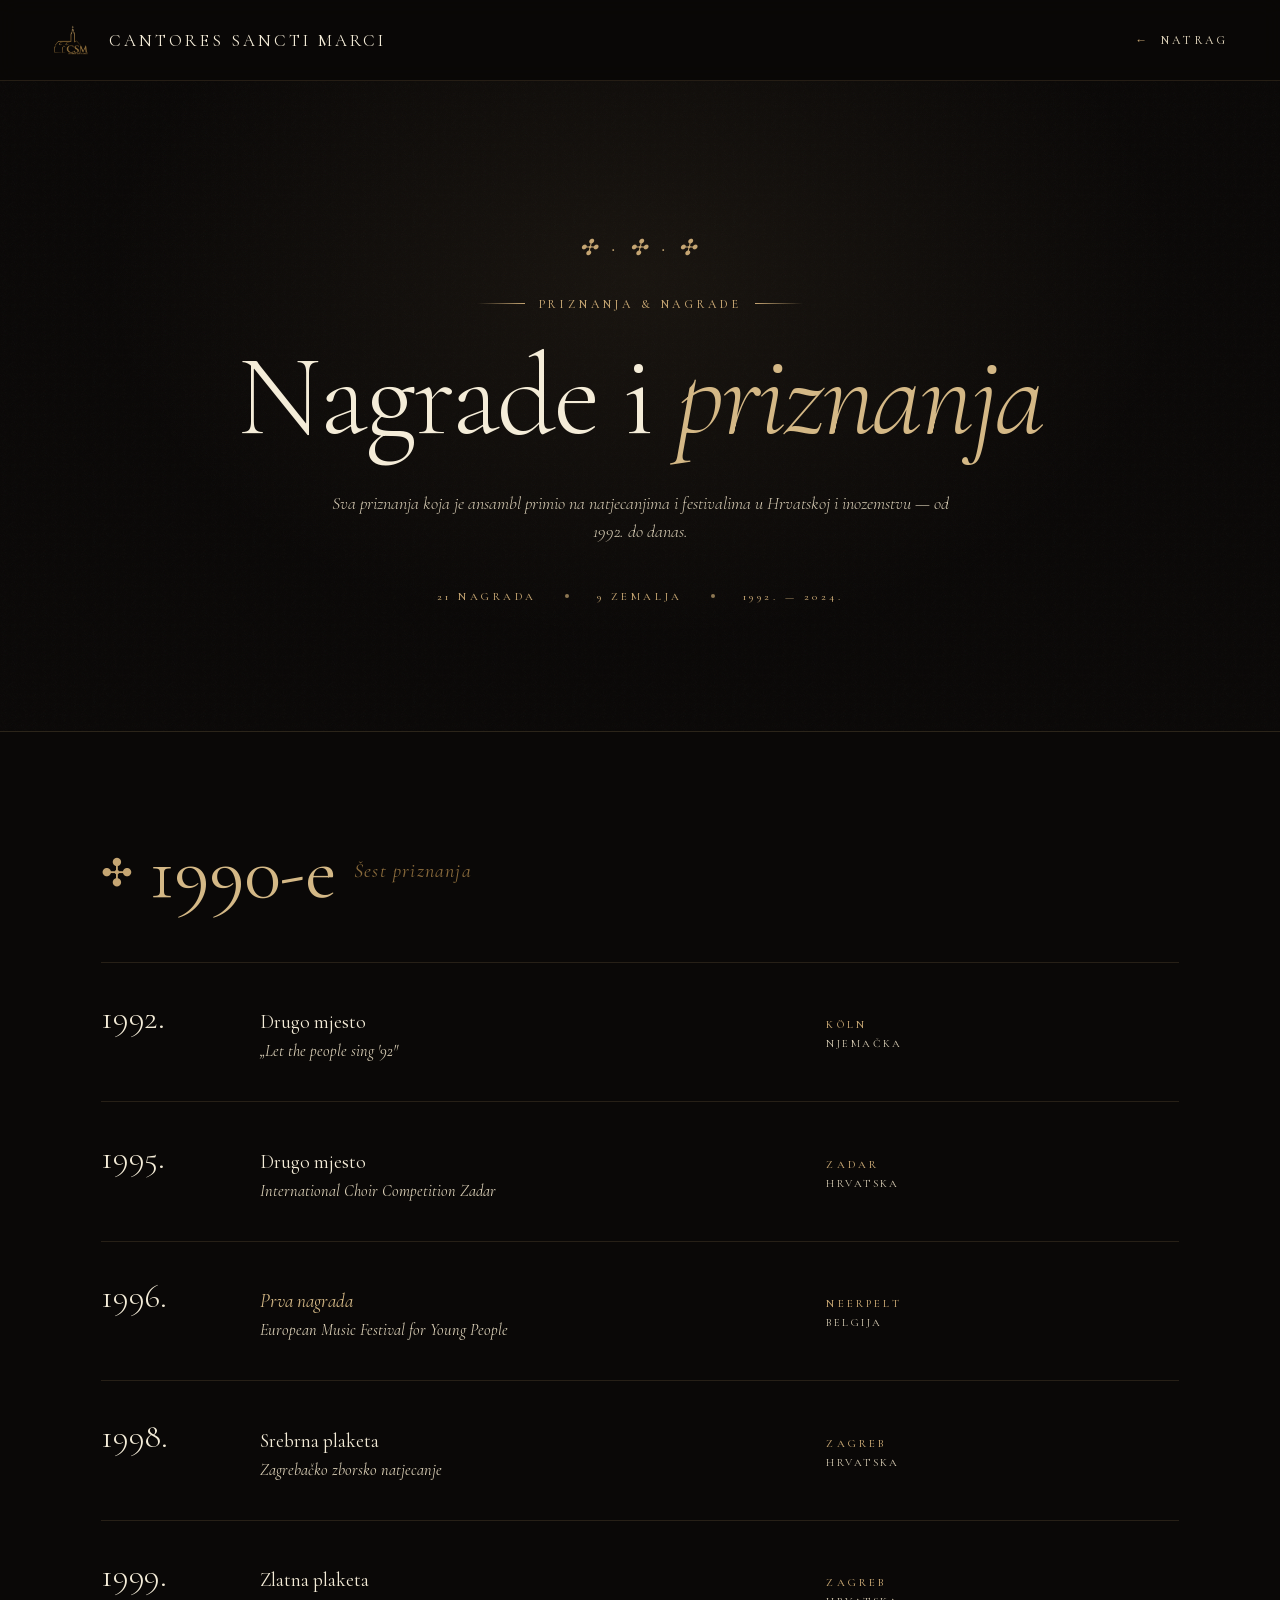
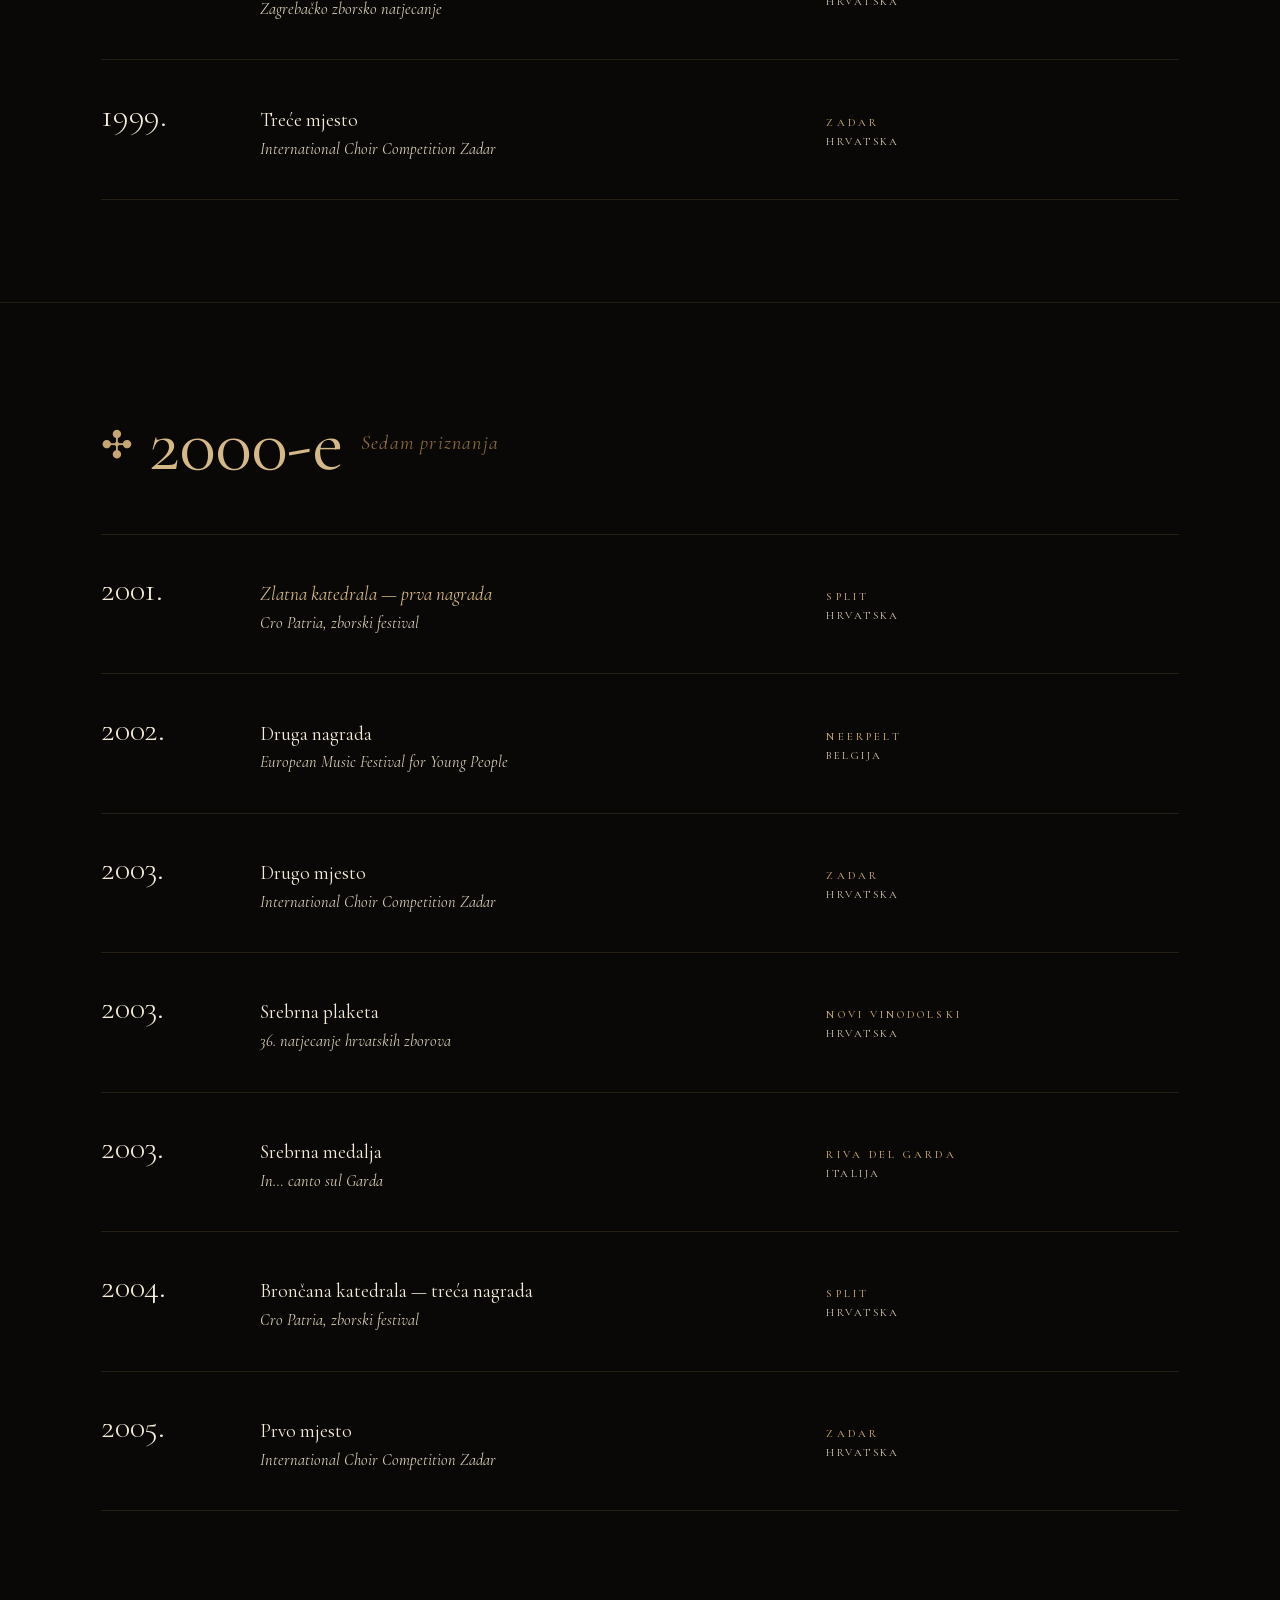
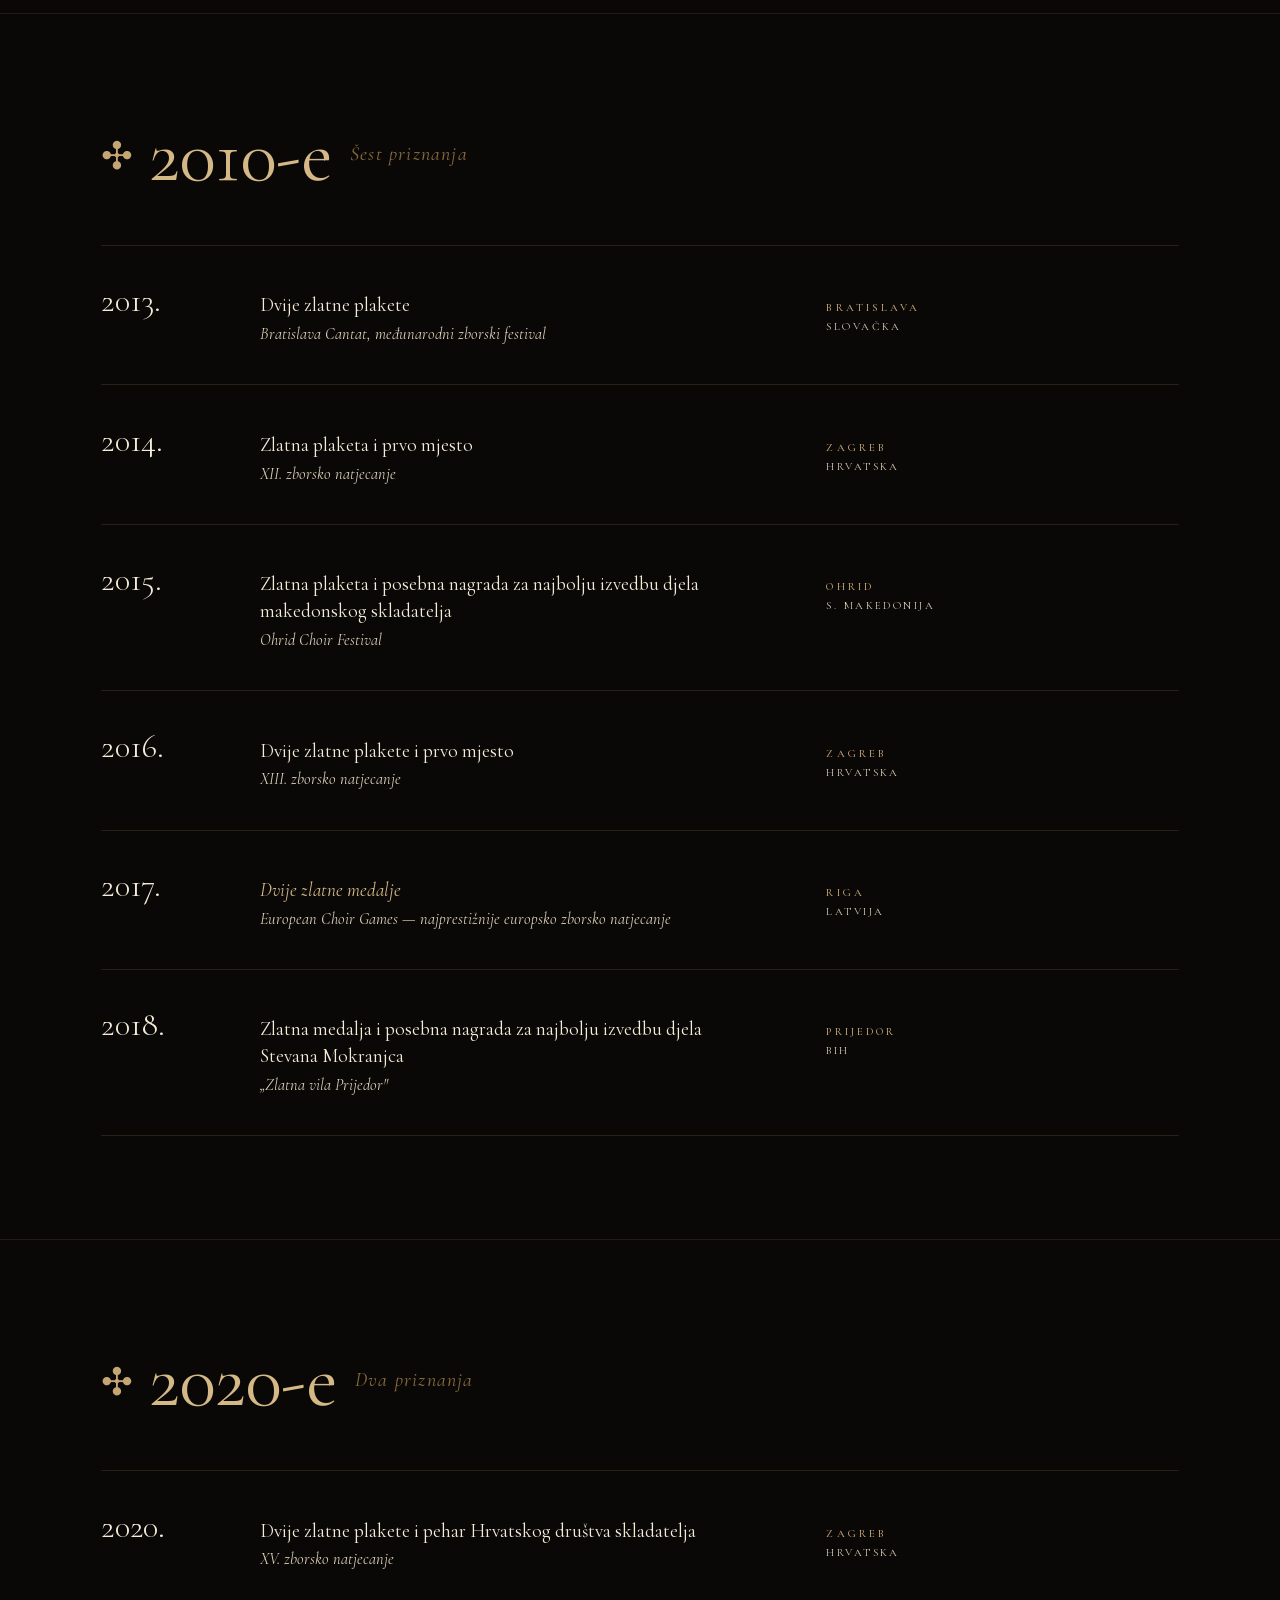
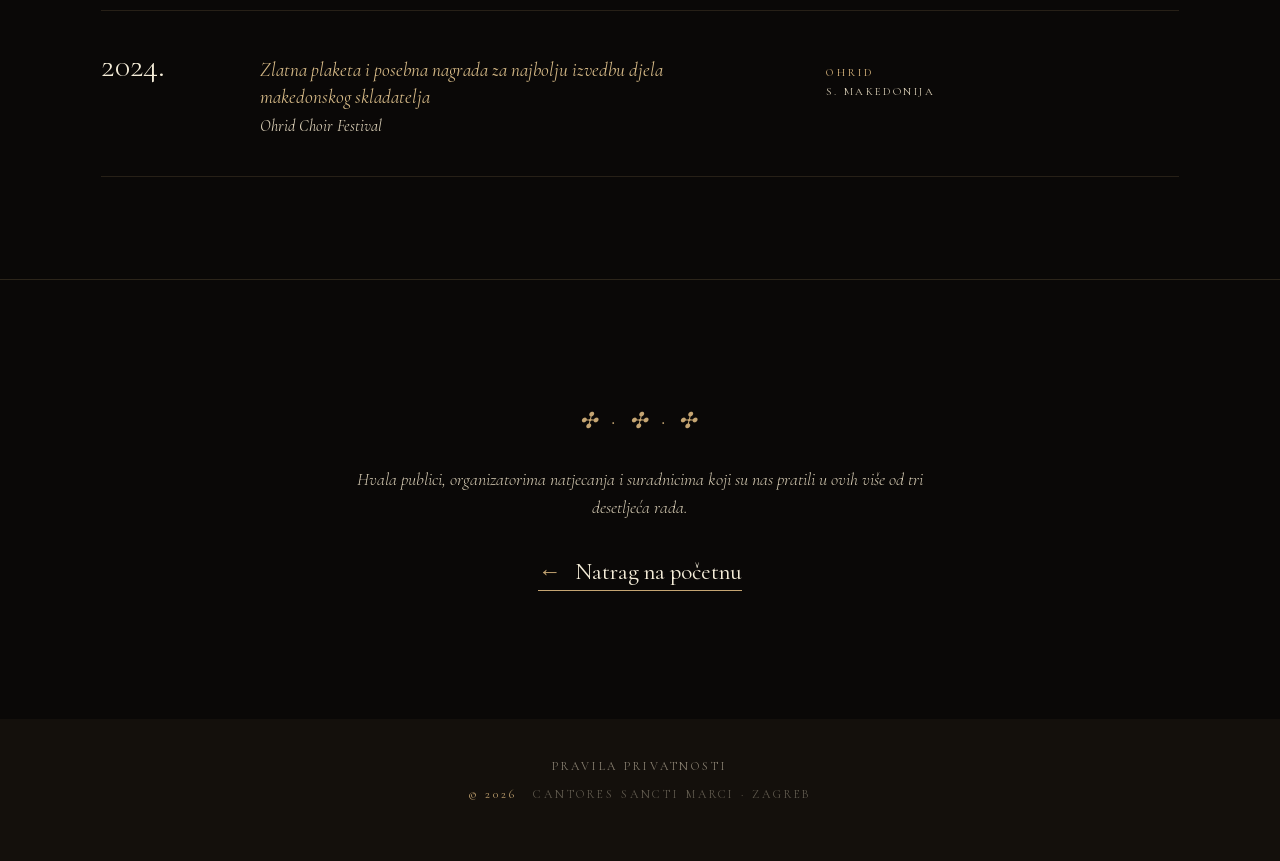
<file: nagrade.html>
<!DOCTYPE html>
<html lang="hr">
<head>
<meta charset="utf-8">
<title>Nagrade · Cantores Sancti Marci</title>
<meta name="description" content="Nagrade i priznanja vokalnog ansambla Cantores Sancti Marci — 21 nagrada na natjecanjima u devet zemalja Europe, od 1992. do danas.">
<link rel="canonical" href="https://cantoressanctimarci.hr/nagrade">
<link rel="alternate" hreflang="hr" href="https://cantoressanctimarci.hr/nagrade">
<link rel="alternate" hreflang="en" href="https://cantoressanctimarci.hr/awards">
<meta property="og:type" content="website">
<meta property="og:site_name" content="Cantores Sancti Marci">
<meta property="og:locale" content="hr_HR">
<meta property="og:title" content="Nagrade · Cantores Sancti Marci">
<meta property="og:description" content="Nagrade i priznanja vokalnog ansambla Cantores Sancti Marci — 21 nagrada na natjecanjima u devet zemalja Europe, od 1992. do danas.">
<meta property="og:image" content="https://cantoressanctimarci.hr/media/og-image.jpg">
<meta property="og:image:width" content="1200">
<meta property="og:image:height" content="630">
<meta property="og:image:alt" content="Cantores Sancti Marci — koncert u Crkvi svetog Marka">
<meta name="twitter:card" content="summary_large_image">
<meta name="twitter:title" content="Nagrade · Cantores Sancti Marci">
<meta name="twitter:description" content="Nagrade i priznanja vokalnog ansambla Cantores Sancti Marci — 21 nagrada na natjecanjima u devet zemalja Europe, od 1992. do danas.">
<meta name="twitter:image" content="https://cantoressanctimarci.hr/media/og-image.jpg">
<meta name="viewport" content="width=device-width, initial-scale=1">
<link rel="icon" type="image/png" href="favicon.png">
<link rel="apple-touch-icon" href="apple-touch-icon.png">
<link rel="manifest" href="site.webmanifest">
<link rel="stylesheet" href="fonts/fonts.css">

<style>
  :root{
    --ink:        #0a0807;
    --ink-2:      #14100c;
    --parchment:  #ebe1cf;
    --ivory:      #f4ecd8;
    --ivory-soft: #d8cdb5;
    --gold:       #c5a572;
    --gold-warm:  #d4b886;
    --gold-deep:  #8a6b3c;
    --burgundy:   #5d2730;

    --serif: "Cormorant Garamond", "EB Garamond", "Times New Roman", serif;
    --body:  "EB Garamond", "Cormorant Garamond", "Times New Roman", serif;

    --maxw: 1180px;
    --gut: clamp(20px, 4vw, 64px);
  }

  *{ box-sizing: border-box; margin: 0; padding: 0 }
  html{ scroll-behavior: smooth; background: var(--ink) }
  body{
    font-family: var(--body);
    color: var(--ivory);
    background: var(--ink);
    -webkit-font-smoothing: antialiased;
    text-rendering: optimizeLegibility;
    overflow-x: hidden;
  }
  a{ color: inherit; text-decoration: none }
  ul{ list-style: none }
  em{ font-style: italic }

  .wrap{ max-width: var(--maxw); margin: 0 auto; padding: 0 var(--gut) }

  /* -------- NAV -------- */
  nav.top{
    position: sticky; top: 0; z-index: 50;
    display: flex; align-items: center; justify-content: space-between;
    padding: 20px var(--gut);
    background: rgba(10,8,7,0.85);
    backdrop-filter: blur(10px);
    -webkit-backdrop-filter: blur(10px);
    border-bottom: 1px solid rgba(197,165,114,0.15);
  }
  nav.top .brand{
    font-family: var(--serif);
    font-weight: 400;
    font-size: 17px;
    letter-spacing: 0.18em;
    text-transform: uppercase;
    color: var(--ivory);
    display: flex; align-items: center; gap: 10px;
  }
  nav.top .brand .mark{ display:inline-block; width:40px; height:40px; vertical-align:-12px; margin-right:8px }
  nav.top .back{
    font-family: var(--serif);
    font-weight: 500;
    font-size: 12px;
    letter-spacing: 0.28em;
    text-transform: uppercase;
    color: var(--ivory-soft);
    transition: color .25s;
    display: inline-flex; align-items: center; gap: 10px;
  }
  nav.top .back:hover{ color: var(--gold-warm) }
  nav.top .back .arrow{ color: var(--gold); font-style: normal; transition: transform .3s ease }
  nav.top .back:hover .arrow{ transform: translateX(-4px) }

  /* -------- HEADER -------- */
  header.page-head{
    position: relative;
    padding: clamp(80px, 12vw, 160px) 0 clamp(70px, 10vw, 140px);
    border-bottom: 1px solid rgba(197,165,114,0.18);
    overflow: hidden;
  }
  header.page-head::before{
    content: "";
    position: absolute; inset: 0;
    background:
      radial-gradient(60% 80% at 50% 30%, rgba(197,165,114,0.08), transparent 70%),
      url("data:image/svg+xml;utf8,<svg xmlns='http://www.w3.org/2000/svg' width='160' height='160'><filter id='n'><feTurbulence baseFrequency='0.9'/></filter><rect width='100%' height='100%' filter='url(%23n)' opacity='0.05'/></svg>");
    pointer-events: none;
  }
  header.page-head > .wrap{ position: relative; z-index: 1 }

  .ornament-top{
    text-align: center;
    color: var(--gold);
    font-family: var(--serif);
    font-style: italic;
    font-size: 22px;
    letter-spacing: 0.2em;
    margin-bottom: 36px;
  }
  .eyebrow{
    font-family: var(--serif);
    font-weight: 500;
    font-size: 12px;
    letter-spacing: 0.32em;
    text-transform: uppercase;
    color: var(--gold);
    display: flex; align-items: center; gap: 14px; justify-content: center;
    margin-bottom: 28px;
  }
  .eyebrow::before, .eyebrow::after{
    content: ""; height: 1px; width: 48px;
    background: linear-gradient(90deg, transparent, var(--gold));
  }
  .eyebrow::after{ background: linear-gradient(90deg, var(--gold), transparent) }

  h1.page-title{
    font-family: var(--serif);
    font-weight: 300;
    font-size: clamp(56px, 9vw, 140px);
    line-height: 1.0;
    letter-spacing: -0.02em;
    color: var(--ivory);
    text-align: center;
  }
  h1.page-title em{ color: var(--gold-warm); font-style: italic }

  .page-sub{
    margin: 36px auto 0;
    max-width: 640px;
    text-align: center;
    font-family: var(--serif);
    font-style: italic;
    font-weight: 300;
    font-size: clamp(18px, 1.4vw, 22px);
    line-height: 1.55;
    color: var(--ivory-soft);
  }
  .page-meta{
    margin-top: 44px;
    display: flex; justify-content: center; align-items: center; gap: 28px;
    flex-wrap: wrap;
    font-family: var(--serif);
    font-weight: 500;
    font-size: 11px;
    letter-spacing: 0.32em;
    text-transform: uppercase;
    color: var(--gold);
  }
  .page-meta span{ display: inline-flex; align-items: center; gap: 14px }
  .page-meta .sep{ width: 4px; height: 4px; background: var(--gold); border-radius: 50%; opacity: 0.7 }

  /* -------- DECADE SECTIONS -------- */
  section.decade{
    padding: clamp(60px, 8vw, 110px) 0;
    border-bottom: 1px solid rgba(197,165,114,0.12);
  }
  section.decade:last-of-type{ border-bottom: 0 }

  .decade-head{
    display: flex; align-items: baseline; gap: 18px;
    margin-bottom: clamp(30px, 4vw, 54px);
  }
  .decade-head .label{ display: none; }
  .decade-head h2{
    font-family: var(--serif);
    font-weight: 400;
    font-style: normal;
    font-size: clamp(48px, 6vw, 84px);
    line-height: 1;
    letter-spacing: -0.01em;
    color: var(--gold-warm);
    display: inline-flex;
    align-items: center;
  }
  .decade-head h2::before{
    content: "✣";
    color: var(--gold);
    font-size: 0.5em;
    font-style: normal;
    margin-right: 0.42em;
    position: relative;
    top: 0.06em;
  }
  .decade-head h2 .count{
    display: inline;
    font-style: italic;
    font-size: 0.26em;
    letter-spacing: 0.06em;
    text-transform: none;
    color: var(--gold-deep);
    font-weight: 400;
    margin-left: 18px;
  }

  ul.awards{
    display: flex; flex-direction: column;
  }
  ul.awards li{
    display: grid;
    grid-template-columns: 120px 1.5fr 1fr;
    gap: clamp(20px, 3vw, 56px);
    align-items: baseline;
    padding: clamp(24px, 3vw, 40px) 0;
    border-top: 1px solid rgba(197,165,114,0.15);
    position: relative;
    transition: padding-left .35s ease;
  }
  ul.awards li:last-child{ border-bottom: 1px solid rgba(197,165,114,0.15) }
  ul.awards li::before{
    content: "";
    position: absolute; left: -10px; top: 0; bottom: 0; width: 2px;
    background: var(--gold);
    transform: scaleY(0);
    transform-origin: top;
    transition: transform .4s ease;
  }
  ul.awards li:hover{ padding-left: 14px }
  ul.awards li:hover::before{ transform: scaleY(1) }

  ul.awards .year{
    font-family: var(--serif);
    font-weight: 300;
    font-size: clamp(26px, 2.6vw, 38px);
    line-height: 1;
    color: var(--ivory);
    letter-spacing: -0.01em;
  }
  ul.awards .award{
    font-family: var(--serif);
    font-weight: 400;
    font-size: clamp(18px, 1.5vw, 22px);
    line-height: 1.4;
    color: var(--ivory);
    text-wrap: pretty;
  }
  ul.awards .award em{ color: var(--gold-warm); font-style: italic }
  ul.awards .award.hero{ color: var(--gold-warm); font-style: italic; font-weight: 400 }
  ul.awards .award .competition{
    display: block;
    margin-top: 4px;
    font-style: italic;
    color: var(--ivory-soft);
    font-size: 0.85em;
  }
  ul.awards .place{
    font-family: var(--serif);
    font-weight: 500;
    font-size: 11px;
    letter-spacing: 0.28em;
    text-transform: uppercase;
    color: var(--gold);
  }
  ul.awards .place .where{
    display: block;
    margin-top: 6px;
    color: var(--ivory-soft);
    font-weight: 400;
    letter-spacing: 0.22em;
  }

  /* hero badge — small mark next to year for top awards */
  ul.awards li.top .year::after{
    content: none;
    display: inline-block;
    color: var(--gold);
    font-size: 0.32em;
    margin-left: 12px;
    vertical-align: 0.5em;
    font-style: italic;
  }

  /* -------- CLOSING -------- */
  .closing{
    text-align: center;
    padding: clamp(80px, 10vw, 130px) var(--gut);
    border-top: 1px solid rgba(197,165,114,0.18);
  }
  .closing .orn{
    color: var(--gold);
    font-family: var(--serif);
    font-style: italic;
    font-size: 22px;
    letter-spacing: 0.2em;
    margin-bottom: 32px;
  }
  .closing p{
    font-family: var(--serif);
    font-style: italic;
    font-weight: 300;
    color: var(--ivory-soft);
    font-size: clamp(18px, 1.4vw, 22px);
    line-height: 1.55;
    max-width: 580px;
    margin: 0 auto 36px;
  }
  .closing .back-home{
    display: inline-flex; align-items: center; gap: 14px;
    font-family: var(--serif);
    font-weight: 400;
    font-size: clamp(20px, 1.8vw, 26px);
    color: var(--ivory);
    border-bottom: 1px solid var(--gold);
    padding-bottom: 4px;
    transition: color .3s, border-color .3s;
  }
  .closing .back-home:hover{ color: var(--gold-warm); border-color: var(--gold-warm) }
  .closing .back-home .arrow{ color: var(--gold); font-style: normal; transition: transform .3s ease }
  .closing .back-home:hover .arrow{ transform: translateX(-4px) }

  /* -------- FOOTER -------- */
  footer.mini{
    padding: 40px var(--gut) 60px;
    background: var(--ink-2);
    text-align: center;
    font-family: var(--serif);
    font-size: 12px;
    letter-spacing: 0.24em;
    text-transform: uppercase;
    color: rgba(216,205,181,0.4);
  }
  footer.mini .credit{ color: var(--gold); margin-right: 10px }
  footer.mini .links{ margin-bottom: 14px }
  footer.mini .links a{ color: rgba(216,205,181,0.6); transition: color .25s }
  footer.mini .links a:hover{ color: var(--gold-warm) }

  /* -------- RESPONSIVE -------- */
  @media (max-width: 760px){
    .decade-head{ grid-template-columns: 1fr; gap: 20px }
    ul.awards li{
      grid-template-columns: 90px 1fr;
      grid-template-areas:
        "year award"
        ".    place";
      row-gap: 14px;
    }
    ul.awards .year{ grid-area: year; font-size: clamp(24px, 7vw, 32px) }
    ul.awards .award{ grid-area: award }
    ul.awards .place{ grid-area: place; padding-left: 0 }
    ul.awards li:hover{ padding-left: 8px }
    .eyebrow::before, .eyebrow::after{ width: 28px }
  }
  @media (max-width: 460px){
    nav.top{ padding: 16px var(--gut) }
    nav.top .brand{ font-size: 14px }
    nav.top .back{ font-size: 10px; letter-spacing: 0.22em }
    .page-meta{ gap: 16px; font-size: 10px; letter-spacing: 0.22em }
  }
</style>
</head>
<body>

<!-- ===================== NAV ===================== -->
<nav class="top">
  <a href="/" class="brand"><img class="mark" src="favicon.png" alt="" width="22" height="22">Cantores Sancti Marci</a>
  <a href="/" class="back"><span class="arrow">←</span>Natrag</a>
</nav>

<!-- ===================== HEADER ===================== -->
<header class="page-head">
  <div class="wrap">
    <div class="ornament-top">✣  ·  ✣  ·  ✣</div>
    <div class="eyebrow">Priznanja &amp; nagrade</div>
    <h1 class="page-title">Nagrade i <em>priznanja</em></h1>
    <p class="page-sub">
      Sva priznanja koja je ansambl primio na natjecanjima i festivalima
      u Hrvatskoj i inozemstvu — od 1992. do danas.
    </p>
    <div class="page-meta">
      <span>21 nagrada</span>
      <span class="sep"></span>
      <span>9 zemalja</span>
      <span class="sep"></span>
      <span>1992. — 2024.</span>
    </div>
  </div>
</header>

<!-- ===================== 1990s ===================== -->
<section class="decade">
  <div class="wrap">
    <div class="decade-head">
      <div class="label">Devedesete</div>
      <h2>1990-e<span class="count">Šest priznanja</span></h2>
    </div>
    <ul class="awards">
      <li>
        <div class="year">1992.</div>
        <div class="award">
          Drugo mjesto
          <span class="competition">„Let the people sing '92"</span>
        </div>
        <div class="place">Köln<span class="where">Njemačka</span></div>
      </li>
      <li>
        <div class="year">1995.</div>
        <div class="award">
          Drugo mjesto
          <span class="competition">International Choir Competition Zadar</span>
        </div>
        <div class="place">Zadar<span class="where">Hrvatska</span></div>
      </li>
      <li class="top">
        <div class="year">1996.</div>
        <div class="award hero">
          Prva nagrada
          <span class="competition">European Music Festival for Young People</span>
        </div>
        <div class="place">Neerpelt<span class="where">Belgija</span></div>
      </li>
      <li>
        <div class="year">1998.</div>
        <div class="award">
          Srebrna plaketa
          <span class="competition">Zagrebačko zborsko natjecanje</span>
        </div>
        <div class="place">Zagreb<span class="where">Hrvatska</span></div>
      </li>
      <li>
        <div class="year">1999.</div>
        <div class="award">
          Zlatna plaketa
          <span class="competition">Zagrebačko zborsko natjecanje</span>
        </div>
        <div class="place">Zagreb<span class="where">Hrvatska</span></div>
      </li>
      <li>
        <div class="year">1999.</div>
        <div class="award">
          Treće mjesto
          <span class="competition">International Choir Competition Zadar</span>
        </div>
        <div class="place">Zadar<span class="where">Hrvatska</span></div>
      </li>
    </ul>
  </div>
</section>

<!-- ===================== 2000s ===================== -->
<section class="decade">
  <div class="wrap">
    <div class="decade-head">
      <div class="label">Dvijetisućite</div>
      <h2>2000-e<span class="count">Sedam priznanja</span></h2>
    </div>
    <ul class="awards">
      <li class="top">
        <div class="year">2001.</div>
        <div class="award hero">
          Zlatna katedrala — prva nagrada
          <span class="competition">Cro Patria, zborski festival</span>
        </div>
        <div class="place">Split<span class="where">Hrvatska</span></div>
      </li>
      <li>
        <div class="year">2002.</div>
        <div class="award">
          Druga nagrada
          <span class="competition">European Music Festival for Young People</span>
        </div>
        <div class="place">Neerpelt<span class="where">Belgija</span></div>
      </li>
      <li>
        <div class="year">2003.</div>
        <div class="award">
          Drugo mjesto
          <span class="competition">International Choir Competition Zadar</span>
        </div>
        <div class="place">Zadar<span class="where">Hrvatska</span></div>
      </li>
      <li>
        <div class="year">2003.</div>
        <div class="award">
          Srebrna plaketa
          <span class="competition">36. natjecanje hrvatskih zborova</span>
        </div>
        <div class="place">Novi Vinodolski<span class="where">Hrvatska</span></div>
      </li>
      <li>
        <div class="year">2003.</div>
        <div class="award">
          Srebrna medalja
          <span class="competition">In… canto sul Garda</span>
        </div>
        <div class="place">Riva del Garda<span class="where">Italija</span></div>
      </li>
      <li>
        <div class="year">2004.</div>
        <div class="award">
          Brončana katedrala — treća nagrada
          <span class="competition">Cro Patria, zborski festival</span>
        </div>
        <div class="place">Split<span class="where">Hrvatska</span></div>
      </li>
      <li>
        <div class="year">2005.</div>
        <div class="award">
          Prvo mjesto
          <span class="competition">International Choir Competition Zadar</span>
        </div>
        <div class="place">Zadar<span class="where">Hrvatska</span></div>
      </li>
    </ul>
  </div>
</section>

<!-- ===================== 2010s ===================== -->
<section class="decade">
  <div class="wrap">
    <div class="decade-head">
      <div class="label">Dvijetisuće-desete</div>
      <h2>2010-e<span class="count">Šest priznanja</span></h2>
    </div>
    <ul class="awards">
      <li>
        <div class="year">2013.</div>
        <div class="award">
          Dvije zlatne plakete
          <span class="competition">Bratislava Cantat, međunarodni zborski festival</span>
        </div>
        <div class="place">Bratislava<span class="where">Slovačka</span></div>
      </li>
      <li>
        <div class="year">2014.</div>
        <div class="award">
          Zlatna plaketa i prvo mjesto
          <span class="competition">XII. zborsko natjecanje</span>
        </div>
        <div class="place">Zagreb<span class="where">Hrvatska</span></div>
      </li>
      <li>
        <div class="year">2015.</div>
        <div class="award">
          Zlatna plaketa i posebna nagrada za najbolju izvedbu djela makedonskog skladatelja
          <span class="competition">Ohrid Choir Festival</span>
        </div>
        <div class="place">Ohrid<span class="where">S. Makedonija</span></div>
      </li>
      <li>
        <div class="year">2016.</div>
        <div class="award">
          Dvije zlatne plakete i prvo mjesto
          <span class="competition">XIII. zborsko natjecanje</span>
        </div>
        <div class="place">Zagreb<span class="where">Hrvatska</span></div>
      </li>
      <li class="top">
        <div class="year">2017.</div>
        <div class="award hero">
          Dvije zlatne medalje
          <span class="competition">European Choir Games — najprestižnije europsko zborsko natjecanje</span>
        </div>
        <div class="place">Riga<span class="where">Latvija</span></div>
      </li>
      <li>
        <div class="year">2018.</div>
        <div class="award">
          Zlatna medalja i posebna nagrada za najbolju izvedbu djela Stevana Mokranjca
          <span class="competition">„Zlatna vila Prijedor"</span>
        </div>
        <div class="place">Prijedor<span class="where">BiH</span></div>
      </li>
    </ul>
  </div>
</section>

<!-- ===================== 2020s ===================== -->
<section class="decade">
  <div class="wrap">
    <div class="decade-head">
      <div class="label">Dvijetisuće-dvadesete</div>
      <h2>2020-e<span class="count">Dva priznanja</span></h2>
    </div>
    <ul class="awards">
      <li>
        <div class="year">2020.</div>
        <div class="award">
          Dvije zlatne plakete i pehar Hrvatskog društva skladatelja
          <span class="competition">XV. zborsko natjecanje</span>
        </div>
        <div class="place">Zagreb<span class="where">Hrvatska</span></div>
      </li>
      <li class="top">
        <div class="year">2024.</div>
        <div class="award hero">
          Zlatna plaketa i posebna nagrada za najbolju izvedbu djela makedonskog skladatelja
          <span class="competition">Ohrid Choir Festival</span>
        </div>
        <div class="place">Ohrid<span class="where">S. Makedonija</span></div>
      </li>
    </ul>
  </div>
</section>

<!-- ===================== CLOSING ===================== -->
<div class="closing">
  <div class="orn">✣  ·  ✣  ·  ✣</div>
  <p>
    Hvala publici, organizatorima natjecanja i suradnicima koji su nas
    pratili u ovih više od tri desetljeća rada.
  </p>
  <a href="/" class="back-home"><span class="arrow">←</span>Natrag na početnu</a>
</div>

<!-- ===================== FOOTER ===================== -->
<footer class="mini">
  <div class="links"><a href="/privatnost">Pravila privatnosti</a></div>
  <span class="credit">© 2026</span>
  Cantores Sancti Marci · Zagreb
</footer>

</body>
</html>
</file>
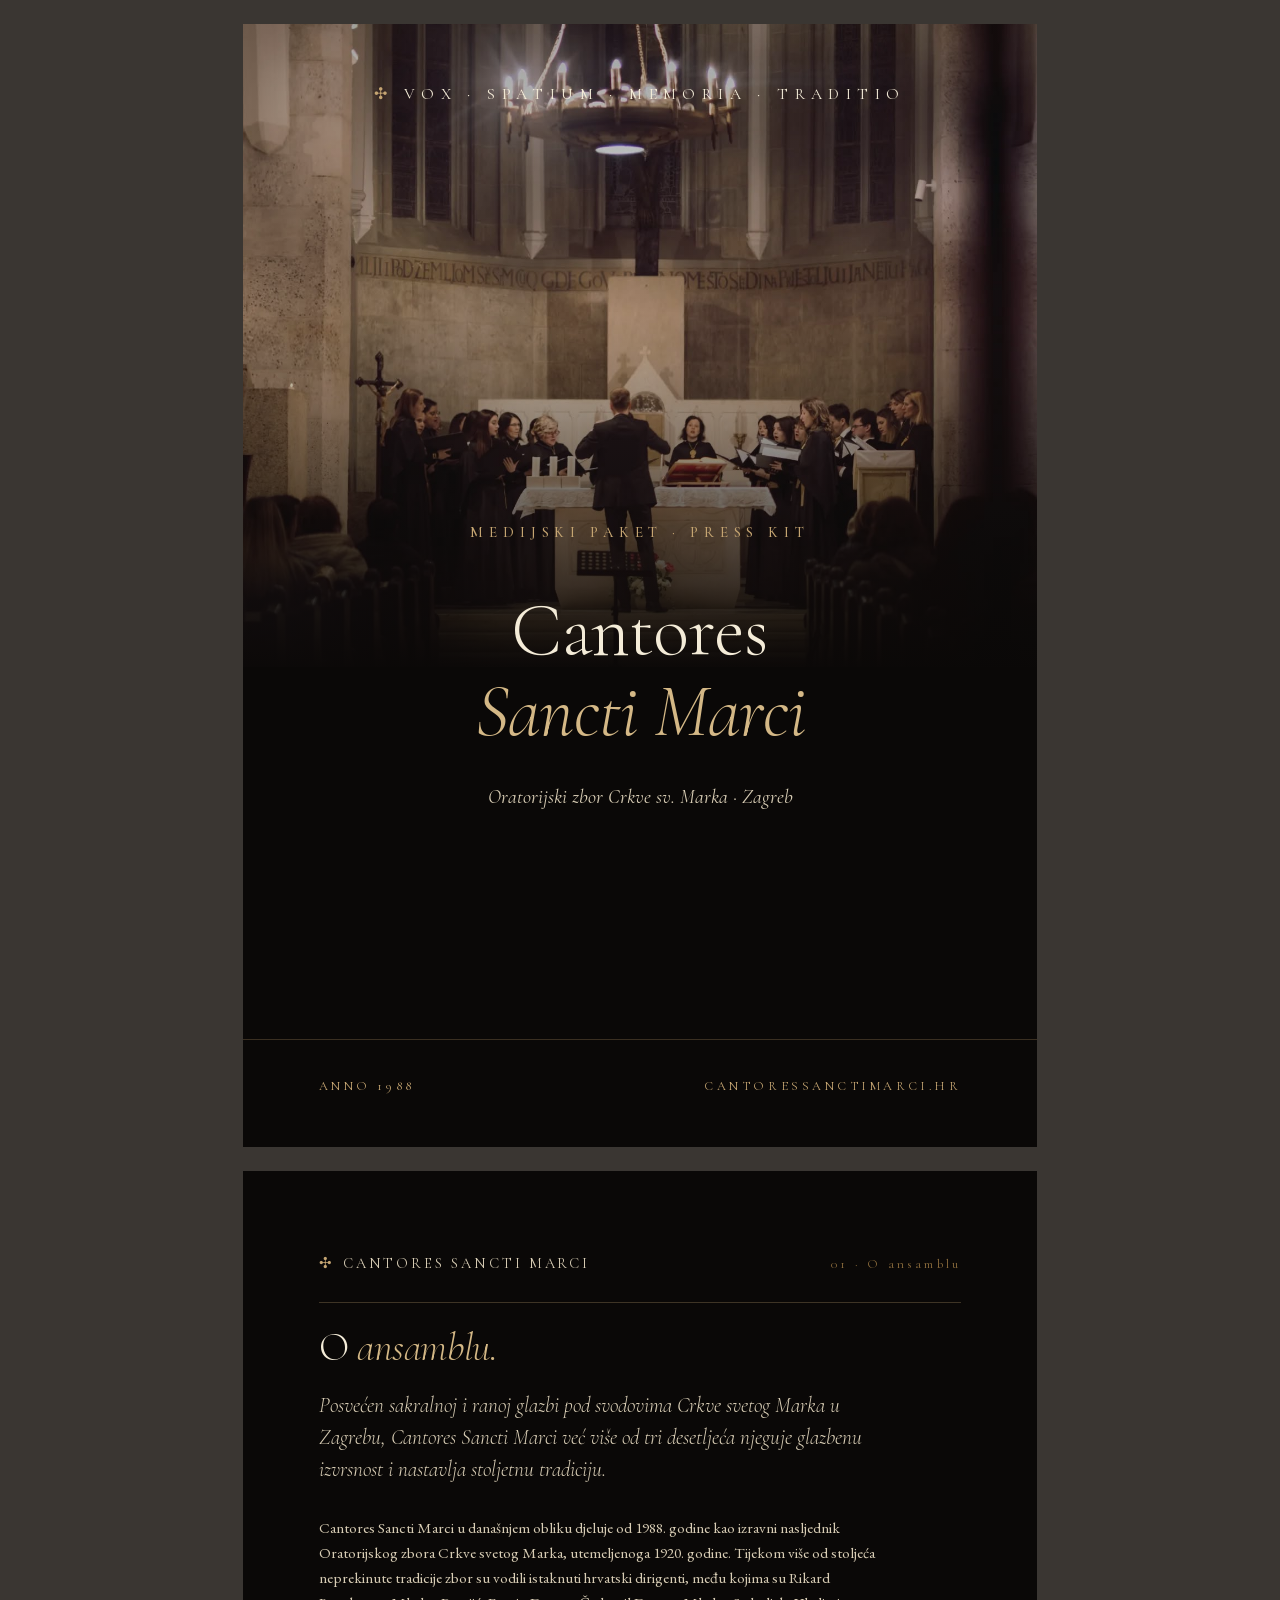
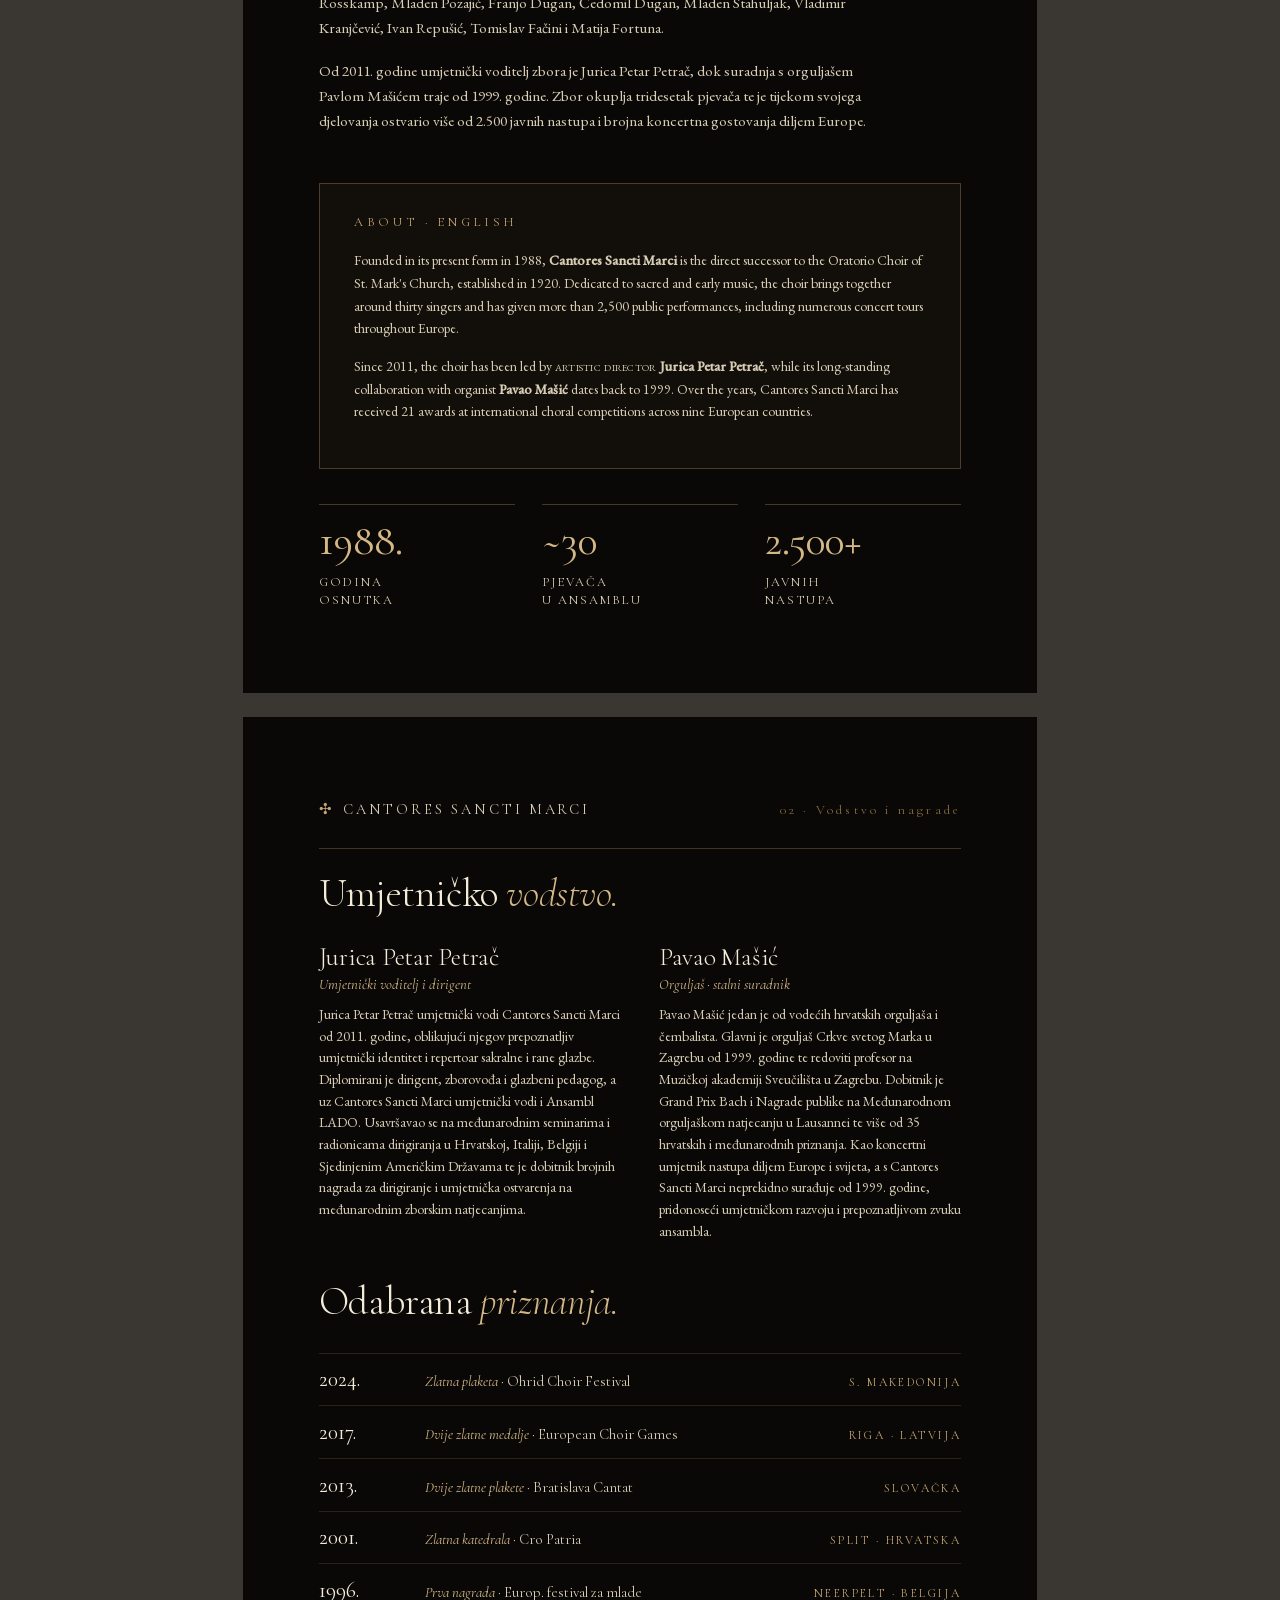
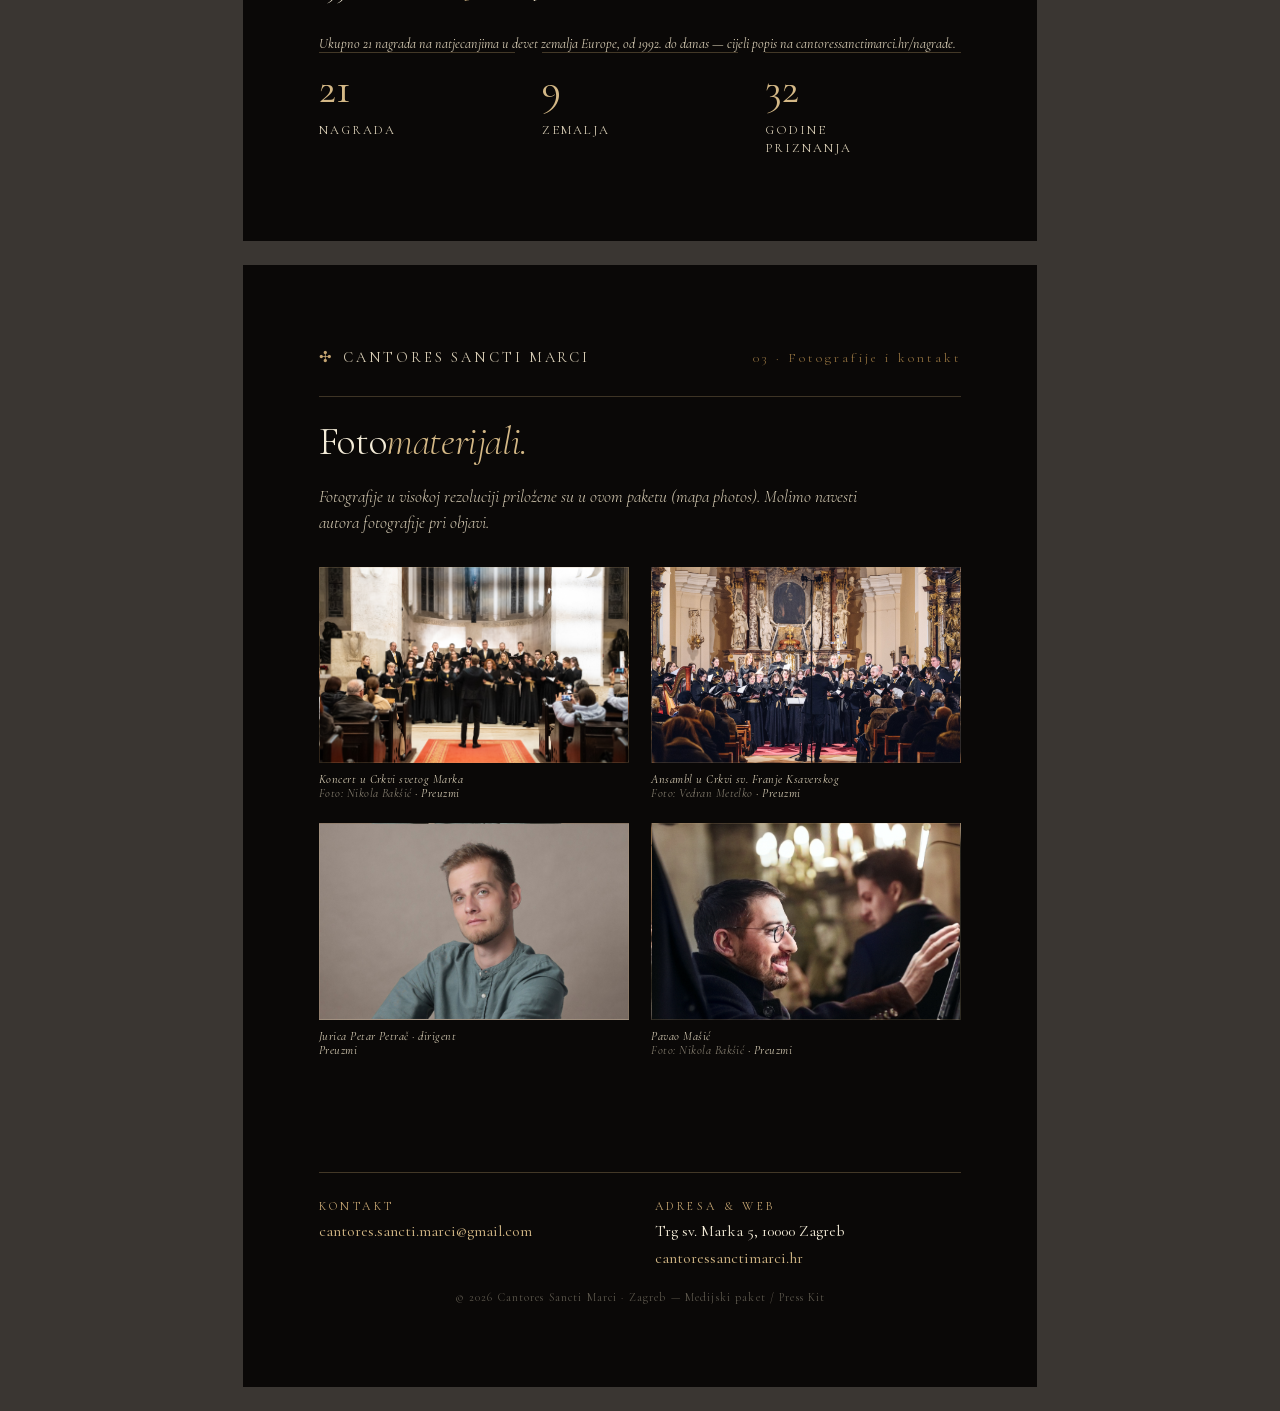
<file: press-kit.html>
<!DOCTYPE html>
<html lang="hr">
<head>
<meta charset="utf-8">
<title>Medijski paket · Cantores Sancti Marci</title>
<meta name="viewport" content="width=device-width, initial-scale=1" />
<link rel="icon" type="image/png" href="favicon.png" />
<link rel="apple-touch-icon" href="apple-touch-icon.png" />
<link rel="stylesheet" href="fonts/fonts.css">
<style>
  :root{
    --ink:#0a0807; --ink-2:#14100c; --parchment:#ebe1cf; --ivory:#f4ecd8;
    --ivory-soft:#d8cdb5; --gold:#c5a572; --gold-warm:#d4b886; --gold-deep:#8a6b3c; --burgundy:#5d2730;
    --serif:"Cormorant Garamond","EB Garamond","Times New Roman",serif;
    --body:"EB Garamond","Cormorant Garamond","Times New Roman",serif;
  }
  *{ box-sizing:border-box; margin:0; padding:0 }
  html{ background:#3a3632 }
  body{ font-family:var(--body); color:var(--ivory); -webkit-font-smoothing:antialiased; text-rendering:optimizeLegibility; -webkit-print-color-adjust:exact; print-color-adjust:exact; }
  a{ color:inherit; text-decoration:none }
  em{ font-style:italic }

  /* A4 sheets */
  .sheet{
    width:210mm; min-height:297mm; margin:24px auto; position:relative; overflow:hidden;
    background:var(--ink); color:var(--ivory);
    display:flex; flex-direction:column;
  }
  .pad{ padding:22mm 20mm; flex:1; display:flex; flex-direction:column }

  /* shared */
  .mark{ color:var(--gold); font-family:var(--serif) }
  .eyebrow{
    font-family:var(--serif); font-weight:500; font-size:11pt; letter-spacing:0.34em;
    text-transform:uppercase; color:var(--gold);
  }
  .rule{ height:1px; background:rgba(197,165,114,0.28); margin:0 }
  h1,h2,h3,h4{ font-family:var(--serif); font-weight:300; letter-spacing:-0.01em; line-height:1.05 }
  p{ line-height:1.62; color:var(--ivory-soft) }

  /* COVER */
  .cover{ padding:0; background:var(--ink) }
  .cover .photo{
    height:170mm; background-size:cover; background-position:center 30%; position:relative;
  }
  .cover .photo::after{
    content:""; position:absolute; inset:0;
    background:linear-gradient(180deg, rgba(10,8,7,0.35) 0%, rgba(10,8,7,0.1) 45%, rgba(10,8,7,0.95) 100%);
  }
  .cover .photo .top{
    position:absolute; top:16mm; left:0; right:0; z-index:2; text-align:center;
    font-family:var(--serif); font-size:12pt; letter-spacing:0.4em; text-transform:uppercase; color:var(--ivory);
  }
  .cover .photo .top .m{ color:var(--gold); margin-right:10px }
  .cover .body{ flex:1; padding:0 20mm; margin-top:-38mm; position:relative; z-index:3; text-align:center }
  .cover .kicker{
    font-family:var(--serif); font-weight:500; font-size:11pt; letter-spacing:0.4em; text-transform:uppercase;
    color:var(--gold); margin-bottom:14mm;
  }
  .cover h1{ font-size:56pt; color:var(--ivory); line-height:0.98 }
  .cover h1 em{ display:block; color:var(--gold-warm); font-style:italic; margin-top:2mm }
  .cover .sub{
    font-family:var(--serif); font-style:italic; font-size:15pt; color:var(--ivory-soft);
    margin-top:10mm;
  }
  .cover .foot{
    margin-top:auto; padding:10mm 20mm 14mm; display:flex; justify-content:space-between; align-items:center;
    font-family:var(--serif); font-size:9.5pt; letter-spacing:0.28em; text-transform:uppercase; color:var(--gold);
    border-top:1px solid rgba(197,165,114,0.25);
  }

  /* CONTENT PAGE */
  .page-head{ display:flex; justify-content:space-between; align-items:baseline; margin-bottom:8mm }
  .page-head .who{ font-family:var(--serif); font-size:11pt; letter-spacing:0.2em; text-transform:uppercase; color:var(--ivory-soft) }
  .page-head .who .m{ color:var(--gold); margin-right:8px }
  .page-head .pg{ font-family:var(--serif); font-size:10pt; letter-spacing:0.24em; color:var(--gold-deep) }

  .section-title{ font-size:30pt; color:var(--ivory); margin:6mm 0 6mm }
  .section-title em{ color:var(--gold-warm); font-style:italic }

  .lead{
    font-family:var(--serif); font-style:italic; font-weight:300; font-size:16pt;
    line-height:1.5; color:var(--ivory-soft); margin-bottom:8mm; max-width:150mm;
  }
  .prose p{ font-size:11.5pt; margin-bottom:5mm; max-width:150mm }
  .prose p strong{ color:var(--ivory); font-weight:600 }

  .en-box{
    border:1px solid rgba(197,165,114,0.3); background:rgba(197,165,114,0.04);
    padding:8mm 9mm; margin-top:8mm;
  }
  .en-box .tag{ font-family:var(--serif); font-size:9.5pt; letter-spacing:0.3em; text-transform:uppercase; color:var(--gold); margin-bottom:5mm }
  .en-box p{ font-size:10.5pt; margin-bottom:4mm }

  /* facts grid */
  .facts{ display:grid; grid-template-columns:repeat(3,1fr); gap:7mm; margin:2mm 0 0 }
  .fact{ border-top:1px solid rgba(197,165,114,0.3); padding-top:4mm }
  .fact .n{ font-family:var(--serif); font-size:32pt; color:var(--gold-warm); line-height:1 }
  .fact .l{ font-family:var(--serif); font-size:9.5pt; letter-spacing:0.16em; text-transform:uppercase; color:var(--ivory-soft); margin-top:3mm; line-height:1.4 }

  /* leadership */
  .lead-row{ display:grid; grid-template-columns:1fr 1fr; gap:10mm; margin-top:2mm }
  .person h3{ font-size:19pt; color:var(--ivory); margin-bottom:1mm }
  .person .role{ font-family:var(--serif); font-style:italic; font-size:11pt; color:var(--gold-warm); margin-bottom:3mm }
  .person p{ font-size:10.5pt; line-height:1.55 }

  /* awards list */
  .aw{ margin-top:2mm }
  .aw .row{ display:grid; grid-template-columns:22mm 1fr auto; gap:6mm; align-items:baseline; padding:3.4mm 0; border-top:1px solid rgba(197,165,114,0.16) }
  .aw .row .y{ font-family:var(--serif); font-size:16pt; color:var(--ivory) }
  .aw .row .a{ font-family:var(--serif); font-size:11pt; color:var(--ivory-soft) }
  .aw .row .a em{ color:var(--gold-warm); font-style:italic }
  .aw .row .p{ font-family:var(--serif); font-size:9pt; letter-spacing:0.2em; text-transform:uppercase; color:var(--gold) }
  .aw .more{ font-family:var(--serif); font-style:italic; font-size:10.5pt; color:var(--ivory-soft); margin-top:5mm }

  /* photo index */
  .grid-photos{ display:grid; grid-template-columns:1fr 1fr; gap:6mm; margin-top:2mm }
  .ph{ }
  .ph .img{ height:52mm; background-size:cover; background-position:center; border:1px solid rgba(197,165,114,0.2) }
  .ph .cap{ font-family:var(--serif); font-size:9pt; letter-spacing:0.04em; color:var(--ivory-soft); margin-top:2.5mm; font-style:italic }

  /* contact block */
  .contact{ margin-top:auto; border-top:1px solid rgba(197,165,114,0.3); padding-top:7mm; display:grid; grid-template-columns:1fr 1fr; gap:8mm }
  .contact .lab{ font-family:var(--serif); font-size:9pt; letter-spacing:0.28em; text-transform:uppercase; color:var(--gold); margin-bottom:2mm }
  .contact .val{ font-family:var(--serif); font-size:12pt; color:var(--ivory) }
  .contact .val a{ color:var(--gold-warm) }

  .foot-note{ margin-top:6mm; font-family:var(--serif); font-size:8.5pt; letter-spacing:0.1em; color:rgba(216,205,181,0.4); text-align:center }

  @media print{
    html,body{ background:#fff }
    .ph .cap a{ display:none }
    .sheet{ margin:0; box-shadow:none; width:210mm; height:297mm; overflow:hidden; page-break-after:always; -webkit-print-color-adjust:exact; print-color-adjust:exact; }
    .sheet:last-child{ page-break-after:auto }
    @page{ size:A4; margin:0 }
  }
</style>
</head>
<body>

<!-- ============ COVER ============ -->
<section class="sheet cover">
  <div class="photo" style="background-image:url('media/marko-svijece-zbor.jpg')">
    <div class="top"><span class="m">✣</span>Vox · Spatium · Memoria · Traditio</div>
  </div>
  <div class="body">
    <div class="kicker">Medijski paket · Press Kit</div>
    <h1>Cantores<em>Sancti Marci</em></h1>
    <div class="sub">Oratorijski zbor Crkve sv. Marka · Zagreb</div>
  </div>
  <div class="foot">
    <span>Anno 1988</span>
    <span>cantoressanctimarci.hr</span>
  </div>
</section>

<!-- ============ ABOUT ============ -->
<section class="sheet">
  <div class="pad">
    <div class="page-head">
      <div class="who"><span class="m">✣</span>Cantores Sancti Marci</div>
      <div class="pg">01 · O ansamblu</div>
    </div>
    <div class="rule"></div>

    <h2 class="section-title">O <em>ansamblu.</em></h2>
    <p class="lead">
      Posvećen sakralnoj i ranoj glazbi pod svodovima Crkve svetog Marka u
      Zagrebu, Cantores Sancti Marci već više od tri desetljeća njeguje
      glazbenu izvrsnost i nastavlja stoljetnu tradiciju.
    </p>
    <div class="prose">
      <p>
        Cantores Sancti Marci u današnjem obliku djeluje od 1988. godine kao
        izravni nasljednik Oratorijskog zbora Crkve svetog Marka, utemeljenoga
        1920. godine. Tijekom više od stoljeća neprekinute tradicije zbor su
        vodili istaknuti hrvatski dirigenti, među kojima su Rikard Rosskamp,
        Mladen Pozajić, Franjo Dugan, Čedomil Dugan, Mladen Stahuljak,
        Vladimir Kranjčević, Ivan Repušić, Tomislav Fačini i Matija Fortuna.
      </p>
      <p>
        Od 2011. godine umjetnički voditelj zbora je Jurica Petar Petrač, dok
        suradnja s orguljašem Pavlom Mašićem traje od 1999. godine. Zbor
        okuplja tridesetak pjevača te je tijekom svojega djelovanja ostvario
        više od 2.500 javnih nastupa i brojna koncertna gostovanja diljem
        Europe.
      </p>
    </div>

    <div class="en-box">
      <div class="tag">About · English</div>
      <p>
        Founded in its present form in 1988, <strong>Cantores Sancti Marci</strong>
        is the direct successor to the Oratorio Choir of St. Mark's Church,
        established in 1920. Dedicated to sacred and early music, the choir
        brings together around thirty singers and has given more than 2,500
        public performances, including numerous concert tours throughout
        Europe.
      </p>
      <p>
        Since 2011, the choir has been led by <span style="font-variant:small-caps; letter-spacing:0.02em;">artistic director</span> <strong>Jurica Petar
        Petrač</strong>, while its long-standing collaboration with organist <strong>Pavao
        Mašić</strong> dates back to 1999. Over the years, Cantores Sancti Marci has
        received 21 awards at international choral competitions across nine
        European countries.
      </p>
    </div>

    <div class="facts" style="margin-top:auto">
      <div class="fact"><div class="n">1988.</div><div class="l">Godina<br>osnutka</div></div>
      <div class="fact"><div class="n">~30</div><div class="l">Pjevača<br>u ansamblu</div></div>
      <div class="fact"><div class="n">2.500+</div><div class="l">Javnih<br>nastupa</div></div>
    </div>
  </div>
</section>

<!-- ============ LEADERSHIP + FACTS + AWARDS ============ -->
<section class="sheet">
  <div class="pad">
    <div class="page-head">
      <div class="who"><span class="m">✣</span>Cantores Sancti Marci</div>
      <div class="pg">02 · Vodstvo i nagrade</div>
    </div>
    <div class="rule"></div>

    <h2 class="section-title">Umjetničko <em>vodstvo.</em></h2>
    <div class="lead-row">
      <div class="person">
        <h3>Jurica Petar Petrač</h3>
        <div class="role">Umjetnički voditelj i dirigent</div>
        <p>
          Jurica Petar Petrač umjetnički vodi Cantores Sancti Marci od 2011.
          godine, oblikujući njegov prepoznatljiv umjetnički identitet i
          repertoar sakralne i rane glazbe. Diplomirani je dirigent, zborovođa
          i glazbeni pedagog, a uz Cantores Sancti Marci umjetnički vodi i
          Ansambl LADO. Usavršavao se na međunarodnim seminarima i
          radionicama dirigiranja u Hrvatskoj, Italiji, Belgiji i Sjedinjenim
          Američkim Državama te je dobitnik brojnih nagrada za dirigiranje i
          umjetnička ostvarenja na međunarodnim zborskim natjecanjima.
        </p>
      </div>
      <div class="person">
        <h3>Pavao Mašić</h3>
        <div class="role">Orguljaš · stalni suradnik</div>
        <p>
          Pavao Mašić jedan je od vodećih hrvatskih orguljaša i čembalista.
          Glavni je orguljaš Crkve svetog Marka u Zagrebu od 1999. godine te
          redoviti profesor na Muzičkoj akademiji Sveučilišta u Zagrebu.
          Dobitnik je Grand Prix Bach i Nagrade publike na Međunarodnom
          orguljaškom natjecanju u Lausannei te više od 35 hrvatskih i
          međunarodnih priznanja. Kao koncertni umjetnik nastupa diljem
          Europe i svijeta, a s Cantores Sancti Marci neprekidno surađuje od
          1999. godine, pridonoseći umjetničkom razvoju i prepoznatljivom
          zvuku ansambla.
        </p>
      </div>
    </div>

    <h2 class="section-title" style="margin-top:10mm">Odabrana <em>priznanja.</em></h2>
    <div class="aw">
      <div class="row"><span class="y">2024.</span><span class="a"><em>Zlatna plaketa</em> · Ohrid Choir Festival</span><span class="p">S. Makedonija</span></div>
      <div class="row"><span class="y">2017.</span><span class="a"><em>Dvije zlatne medalje</em> · European Choir Games</span><span class="p">Riga · Latvija</span></div>
      <div class="row"><span class="y">2013.</span><span class="a"><em>Dvije zlatne plakete</em> · Bratislava Cantat</span><span class="p">Slovačka</span></div>
      <div class="row"><span class="y">2001.</span><span class="a"><em>Zlatna katedrala</em> · Cro Patria</span><span class="p">Split · Hrvatska</span></div>
      <div class="row"><span class="y">1996.</span><span class="a"><em>Prva nagrada</em> · Europ. festival za mlade</span><span class="p">Neerpelt · Belgija</span></div>
      <div class="more">Ukupno 21 nagrada na natjecanjima u devet zemalja Europe, od 1992. do danas — cijeli popis na cantoressanctimarci.hr/nagrade.</div>
    </div>

    <div class="facts" style="margin-top:auto">
      <div class="fact"><div class="n">21</div><div class="l">Nagrada</div></div>
      <div class="fact"><div class="n">9</div><div class="l">Zemalja</div></div>
      <div class="fact"><div class="n">32</div><div class="l">Godine<br>priznanja</div></div>
    </div>
  </div>
</section>

<!-- ============ PHOTOS + CONTACT ============ -->
<section class="sheet">
  <div class="pad">
    <div class="page-head">
      <div class="who"><span class="m">✣</span>Cantores Sancti Marci</div>
      <div class="pg">03 · Fotografije i kontakt</div>
    </div>
    <div class="rule"></div>

    <h2 class="section-title">Foto<em>materijali.</em></h2>
    <p class="lead" style="font-size:13pt; margin-bottom:6mm">
      Fotografije u visokoj rezoluciji priložene su u ovom paketu (mapa
      <em>photos</em>). Molimo navesti autora fotografije pri objavi.
    </p>

    <div class="grid-photos">
      <div class="ph"><div class="img" style="background-image:url('media/zbor-koncert-sv-marko.jpg')"></div><div class="cap">Koncert u Crkvi svetog Marka<br><span style="opacity:.6">Foto: Nikola Bakšić</span> &middot; <a href="press-kit/photos/01-koncert-crkva-sv-marka-foto-nikola-baksic.jpg" download>Preuzmi</a></div></div>
      <div class="ph"><div class="img" style="background-image:url('media/zbor-ksaver.jpg')"></div><div class="cap">Ansambl u Crkvi sv. Franje Ksaverskog<br><span style="opacity:.6">Foto: Vedran Metelko</span> &middot; <a href="press-kit/photos/02-ansambl-crkva-sv-franje-ksaverskog-foto-vedran-metelko.jpg" download>Preuzmi</a></div></div>
      <div class="ph"><div class="img" style="background-image:url('media/jurica-petrac-dirigent-4.jpg');background-position:62% 30%"></div><div class="cap">Jurica Petar Petrač · dirigent<br><a href="press-kit/photos/03-jurica-petar-petrac-dirigent-v2.jpg" download>Preuzmi</a></div></div>
      <div class="ph"><div class="img" style="background-image:url('media/pavao-masic-portret.jpg');background-position:center 20%"></div><div class="cap">Pavao Mašić<br><span style="opacity:.6">Foto: Nikola Bakšić</span> &middot; <a href="press-kit/photos/04-pavao-masic-foto-nikola-baksic.jpg" download>Preuzmi</a></div></div>
    </div>

    <div class="contact">
      <div>
        <div class="lab">Kontakt</div>
        <div class="val"><a href="mailto:cantores.sancti.marci@gmail.com">cantores.sancti.marci@gmail.com</a></div>
      </div>
      <div>
        <div class="lab">Adresa &amp; web</div>
        <div class="val">Trg sv. Marka 5, 10000 Zagreb</div>
        <div class="val" style="margin-top:2mm"><a href="https://cantoressanctimarci.hr">cantoressanctimarci.hr</a></div>
      </div>
    </div>
    <div class="foot-note">© 2026 Cantores Sancti Marci · Zagreb — Medijski paket / Press Kit</div>
  </div>
</section>

<template id="__bundler_thumbnail">
  <svg viewBox="0 0 200 200" xmlns="http://www.w3.org/2000/svg">
    <rect width="200" height="200" fill="#0a0807"/>
    <rect x="14" y="14" width="172" height="172" fill="none" stroke="#c5a572" stroke-width="2"/>
    <g fill="#e8cf9a" font-family="Georgia, serif" text-anchor="middle">
      <text x="100" y="92" font-size="34" font-weight="600">CSM</text>
      <text x="100" y="122" font-size="13" font-style="italic" fill="#c5a572" letter-spacing="2">PRESS</text>
    </g>
  </svg>
</template>

</body>
</html>
</file>
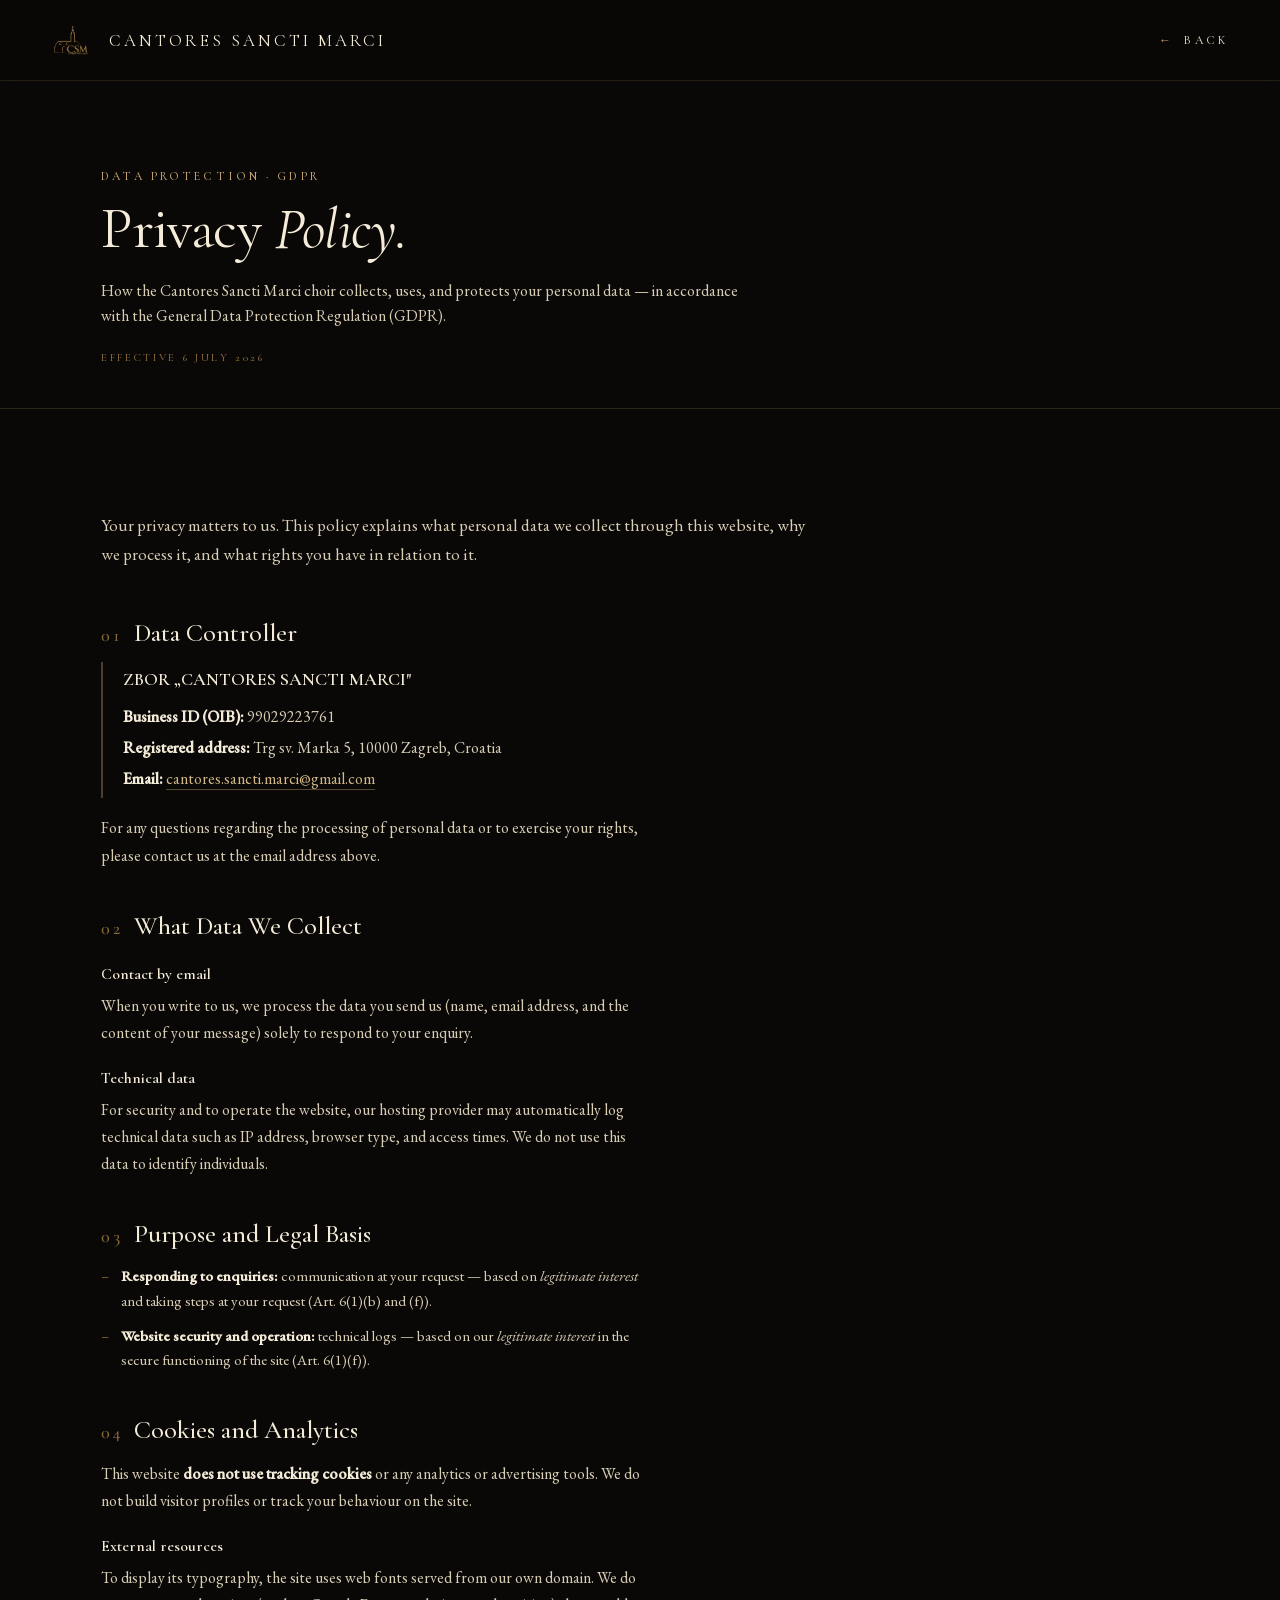
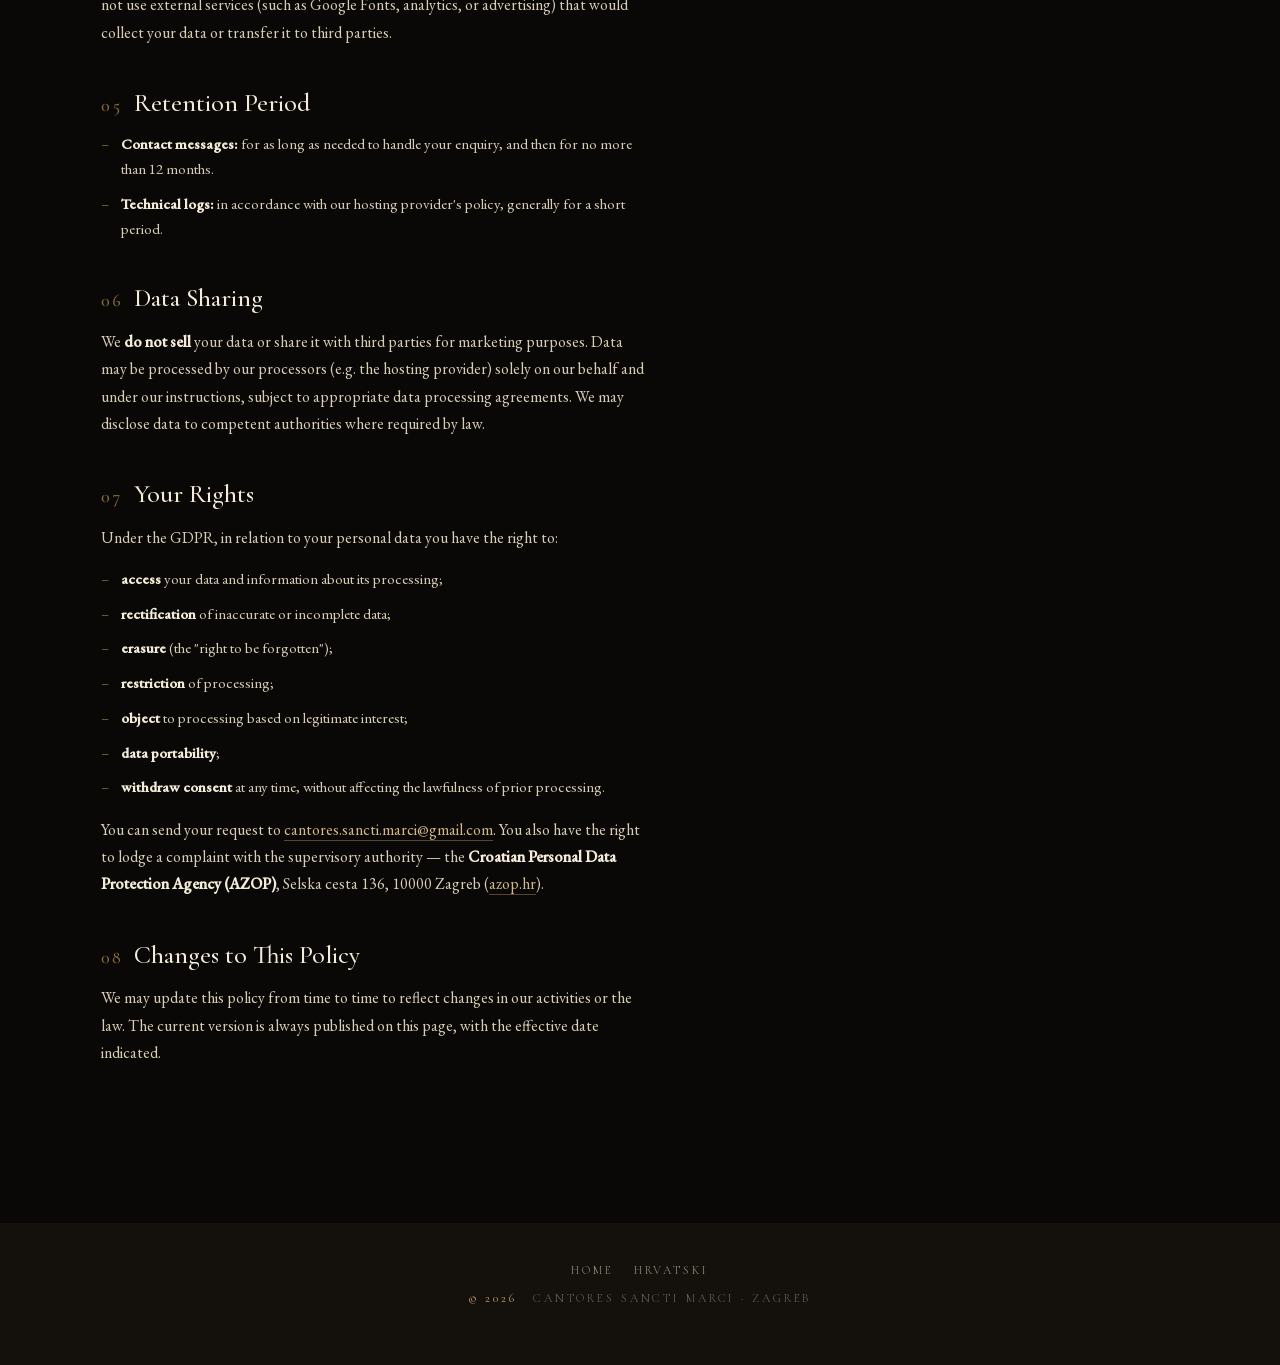
<file: privacy.html>
<!DOCTYPE html>
<html lang="en">
<head>
<meta charset="utf-8">
<title>Privacy Policy · Cantores Sancti Marci</title>
<meta name="description" content="Privacy Policy of the Cantores Sancti Marci choir — how we collect, use, and protect personal data, in accordance with the General Data Protection Regulation (GDPR).">
<link rel="canonical" href="https://cantoressanctimarci.hr/privacy">
<link rel="alternate" hreflang="hr" href="https://cantoressanctimarci.hr/privatnost">
<link rel="alternate" hreflang="en" href="https://cantoressanctimarci.hr/privacy">
<meta name="robots" content="index, follow">
<meta property="og:type" content="website">
<meta property="og:site_name" content="Cantores Sancti Marci">
<meta property="og:locale" content="en_GB">
<meta property="og:title" content="Privacy Policy · Cantores Sancti Marci">
<meta property="og:description" content="How we collect, use, and protect personal data, in accordance with the GDPR.">
<meta property="og:image" content="https://cantoressanctimarci.hr/media/og-image.jpg">
<meta name="viewport" content="width=device-width, initial-scale=1">
<link rel="icon" type="image/png" href="favicon.png">
<link rel="apple-touch-icon" href="apple-touch-icon.png">
<link rel="manifest" href="site.webmanifest">
<link rel="stylesheet" href="fonts/fonts.css">

<style>
  :root{
    --ink:#0a0807; --ink-2:#14100c; --parchment:#ebe1cf; --ivory:#f4ecd8;
    --ivory-soft:#d8cdb5; --gold:#c5a572; --gold-warm:#d4b886; --gold-deep:#8a6b3c; --burgundy:#5d2730;
    --serif:"Cormorant Garamond","EB Garamond","Times New Roman",serif;
    --body:"EB Garamond","Cormorant Garamond","Times New Roman",serif;
    --maxw:1180px; --gut:clamp(20px,4vw,64px);
  }
  *{ box-sizing:border-box; margin:0; padding:0 }
  html{ scroll-behavior:smooth; background:var(--ink) }
  body{
    font-family:var(--body); color:var(--ivory); background:var(--ink);
    -webkit-font-smoothing:antialiased; text-rendering:optimizeLegibility; overflow-x:hidden;
  }
  a{ color:inherit; text-decoration:none }
  em{ font-style:italic }
  .wrap{ max-width:var(--maxw); margin:0 auto; padding:0 var(--gut) }

  /* accessibility */
  .skip-link{
    position:fixed; top:12px; left:12px; z-index:2000;
    background:var(--gold); color:#1a1310; padding:12px 20px; border-radius:4px;
    font-family:var(--serif); font-size:15px; letter-spacing:0.04em;
    transform:translateY(-160%); transition:transform .2s ease;
  }
  .skip-link:focus{ transform:translateY(0); outline:none }
  a:focus-visible, [tabindex]:focus-visible{ outline:2px solid var(--gold); outline-offset:3px; border-radius:2px }
  @media (prefers-reduced-motion: reduce){ .skip-link{ transition:none } html{ scroll-behavior:auto } }

  /* nav */
  nav.top{
    position:sticky; top:0; z-index:50;
    display:flex; align-items:center; justify-content:space-between;
    padding:20px var(--gut);
    background:rgba(10,8,7,0.85);
    backdrop-filter:blur(10px); -webkit-backdrop-filter:blur(10px);
    border-bottom:1px solid rgba(197,165,114,0.15);
  }
  nav.top .brand{
    font-family:var(--serif); font-weight:400; font-size:17px; letter-spacing:0.18em; text-transform:uppercase;
    color:var(--ivory); display:flex; align-items:center; gap:10px;
  }
  nav.top .brand .mark{ display:inline-block; width:40px; height:40px; vertical-align:-12px; margin-right:8px }
  nav.top .back{
    font-family:var(--serif); font-weight:500; font-size:12px; letter-spacing:0.28em;
    text-transform:uppercase; color:var(--ivory-soft); transition:color .25s;
    display:inline-flex; align-items:center; gap:10px;
  }
  nav.top .back:hover{ color:var(--gold-warm) }
  nav.top .back .arrow{ color:var(--gold); transition:transform .3s ease }
  nav.top .back:hover .arrow{ transform:translateX(-4px) }

  /* header */
  header.page-head{
    padding:clamp(52px,8vw,88px) 0 clamp(30px,4vw,44px);
    border-bottom:1px solid rgba(197,165,114,0.18);
  }
  .eyebrow{
    font-family:var(--serif); font-weight:500; font-size:12px; letter-spacing:0.26em; text-transform:uppercase;
    color:var(--gold); margin-bottom:16px;
  }
  h1.page-title{
    font-family:var(--serif); font-weight:400; font-size:clamp(36px,5vw,58px); line-height:1.05;
    letter-spacing:-0.01em; color:var(--ivory);
  }
  .page-sub{
    margin:18px 0 0; max-width:640px;
    font-family:var(--body); font-weight:400; font-size:clamp(16px,1.2vw,19px);
    line-height:1.6; color:var(--ivory-soft);
  }
  .page-meta{
    margin-top:22px; display:flex; align-items:center; gap:22px; flex-wrap:wrap;
    font-family:var(--serif); font-weight:500; font-size:11px; letter-spacing:0.24em; text-transform:uppercase; color:var(--gold-deep);
  }

  /* legal body */
  main.legal{ padding:clamp(56px,8vw,110px) 0 clamp(70px,9vw,120px) }
  .legal .lead{
    font-family:var(--body); font-weight:400;
    font-size:clamp(17px,1.3vw,20px); line-height:1.65; color:var(--ivory-soft);
    max-width:720px; margin:0 0 clamp(34px,4vw,50px);
  }
  .legal .doc{ max-width:720px }
  .legal section{ margin-bottom:clamp(30px,4vw,42px) }
  .legal h2{
    font-family:var(--serif); font-weight:500; font-size:clamp(22px,2vw,28px);
    letter-spacing:0; color:var(--ivory); line-height:1.2; margin-bottom:14px;
    display:flex; align-items:baseline; gap:12px;
  }
  .legal h2 .num{
    font-size:0.7em; font-weight:500; letter-spacing:0.08em; color:var(--gold-deep);
    font-variant-numeric:tabular-nums; flex:none;
  }
  .legal h3{
    font-family:var(--serif); font-weight:600; font-size:clamp(16px,1.2vw,18px);
    color:var(--ivory); margin:22px 0 8px;
  }
  .legal p{ font-size:clamp(16px,1.15vw,18px); line-height:1.7; color:var(--ivory-soft); margin-bottom:16px; max-width:68ch }
  .legal p strong{ color:var(--ivory); font-weight:600 }
  .legal a{ color:var(--gold-warm); border-bottom:1px solid rgba(197,165,114,0.4); transition:border-color .25s }
  .legal a:hover{ border-color:var(--gold-warm) }
  .legal ul{ list-style:none; margin:0 0 16px; padding:0; max-width:68ch }
  .legal ul li{
    position:relative; padding-left:20px; margin-bottom:10px;
    font-size:clamp(15px,1.1vw,17px); line-height:1.65; color:var(--ivory-soft);
  }
  .legal ul li::before{
    content:"–"; position:absolute; left:0; top:0; color:var(--gold-deep);
  }
  .legal ul li strong{ color:var(--ivory); font-weight:600 }
  .legal .card{
    border-left:2px solid rgba(197,165,114,0.35);
    padding:2px 0 2px 20px; margin:0 0 16px;
  }
  .legal .card p{ margin-bottom:4px }
  .legal .card .co{ font-family:var(--serif); font-weight:600; font-size:clamp(18px,1.4vw,21px); color:var(--ivory); margin-bottom:8px }

  /* footer */
  footer.mini{
    padding:40px var(--gut) 60px; background:var(--ink-2); text-align:center;
    font-family:var(--serif); font-size:12px; letter-spacing:0.24em; text-transform:uppercase; color:rgba(216,205,181,0.4);
  }
  footer.mini .row{ margin-bottom:14px; display:flex; gap:20px; justify-content:center; flex-wrap:wrap }
  footer.mini .row a{ color:rgba(216,205,181,0.6); transition:color .25s }
  footer.mini .row a:hover{ color:var(--gold-warm) }
  footer.mini .credit{ color:var(--gold); margin-right:10px }

  @media (max-width:560px){
    nav.top{ padding:16px var(--gut) }
    nav.top .brand{ font-size:14px }
    nav.top .back{ font-size:10px; letter-spacing:0.22em }
    .legal h2{ gap:10px }
    .eyebrow::before, .eyebrow::after{ width:28px }
  }
</style>
</head>
<body>

<a class="skip-link" href="#main">Skip to content</a>

<!-- NAV -->
<nav class="top">
  <a href="/en" class="brand"><img class="mark" src="favicon.png" alt="" width="40" height="40">Cantores Sancti Marci</a>
  <a href="/en" class="back"><span class="arrow" aria-hidden="true">←</span>Back</a>
</nav>

<!-- HEADER -->
<header class="page-head">
  <div class="wrap">
    <div class="eyebrow">Data Protection · GDPR</div>
    <h1 class="page-title">Privacy <em>Policy.</em></h1>
    <p class="page-sub">
      How the Cantores Sancti Marci choir collects, uses, and protects your
      personal data — in accordance with the General Data Protection
      Regulation (GDPR).
    </p>
    <div class="page-meta">
      <span>Effective 6 July 2026</span>
    </div>
  </div>
</header>

<!-- CONTENT -->
<main class="legal" id="main" tabindex="-1">
  <div class="wrap">
    <p class="lead">
      Your privacy matters to us. This policy explains what personal data we
      collect through this website, why we process it, and what rights you
      have in relation to it.
    </p>

    <div class="doc">
      <section>
        <h2><span class="num">01</span>Data Controller</h2>
        <div class="card">
          <p class="co">ZBOR „CANTORES SANCTI MARCI"</p>
          <p><strong>Business ID (OIB):</strong> 99029223761</p>
          <p><strong>Registered address:</strong> Trg sv. Marka 5, 10000 Zagreb, Croatia</p>
          <p><strong>Email:</strong> <a href="mailto:cantores.sancti.marci@gmail.com">cantores.sancti.marci@gmail.com</a></p>
        </div>
        <p>
          For any questions regarding the processing of personal data or to
          exercise your rights, please contact us at the email address above.
        </p>
      </section>

      <section>
        <h2><span class="num">02</span>What Data We Collect</h2>
        <h3>Contact by email</h3>
        <p>
          When you write to us, we process the data you send us (name, email
          address, and the content of your message) solely to respond to your
          enquiry.
        </p>
        <h3>Technical data</h3>
        <p>
          For security and to operate the website, our hosting provider may
          automatically log technical data such as IP address, browser type,
          and access times. We do not use this data to identify individuals.
        </p>
      </section>

      <section>
        <h2><span class="num">03</span>Purpose and Legal Basis</h2>
        <ul>
          <li><strong>Responding to enquiries:</strong> communication at your request — based on <em>legitimate interest</em> and taking steps at your request (Art. 6(1)(b) and (f)).</li>
          <li><strong>Website security and operation:</strong> technical logs — based on our <em>legitimate interest</em> in the secure functioning of the site (Art. 6(1)(f)).</li>
        </ul>
      </section>

      <section>
        <h2><span class="num">04</span>Cookies and Analytics</h2>
        <p>
          This website <strong>does not use tracking cookies</strong> or any
          analytics or advertising tools. We do not build visitor profiles or
          track your behaviour on the site.
        </p>
        <h3>External resources</h3>
        <p>
          To display its typography, the site uses web fonts served from our own
          domain. We do not use external services (such as Google Fonts,
          analytics, or advertising) that would collect your data or transfer
          it to third parties.
        </p>
      </section>

      <section>
        <h2><span class="num">05</span>Retention Period</h2>
        <ul>
          <li><strong>Contact messages:</strong> for as long as needed to handle your enquiry, and then for no more than 12 months.</li>
          <li><strong>Technical logs:</strong> in accordance with our hosting provider's policy, generally for a short period.</li>
        </ul>
      </section>

      <section>
        <h2><span class="num">06</span>Data Sharing</h2>
        <p>
          We <strong>do not sell</strong> your data or share it with third
          parties for marketing purposes. Data may be processed by our
          processors (e.g. the hosting provider) solely on our behalf and under our instructions, subject to
          appropriate data processing agreements. We may disclose data to
          competent authorities where required by law.
        </p>
      </section>

      <section>
        <h2><span class="num">07</span>Your Rights</h2>
        <p>Under the GDPR, in relation to your personal data you have the right to:</p>
        <ul>
          <li><strong>access</strong> your data and information about its processing;</li>
          <li><strong>rectification</strong> of inaccurate or incomplete data;</li>
          <li><strong>erasure</strong> (the "right to be forgotten");</li>
          <li><strong>restriction</strong> of processing;</li>
          <li><strong>object</strong> to processing based on legitimate interest;</li>
          <li><strong>data portability</strong>;</li>
          <li><strong>withdraw consent</strong> at any time, without affecting the lawfulness of prior processing.</li>
        </ul>
        <p>
          You can send your request to <a href="mailto:cantores.sancti.marci@gmail.com">cantores.sancti.marci@gmail.com</a>.
          You also have the right to lodge a complaint with the supervisory
          authority — the <strong>Croatian Personal Data Protection Agency
          (AZOP)</strong>, Selska cesta 136, 10000 Zagreb (<a href="https://azop.hr" target="_blank" rel="noopener">azop.hr</a>).
        </p>
      </section>

      <section>
        <h2><span class="num">08</span>Changes to This Policy</h2>
        <p>
          We may update this policy from time to time to reflect changes in our
          activities or the law. The current version is always published on this
          page, with the effective date indicated.
        </p>
      </section>
    </div>
  </div>
</main>

<!-- FOOTER -->
<footer class="mini">
  <div class="row">
    <a href="/en">Home</a>
    <a href="/privatnost">Hrvatski</a>
  </div>
  <span class="credit">© 2026</span>
  Cantores Sancti Marci · Zagreb
</footer>

</body>
</html>
</file>
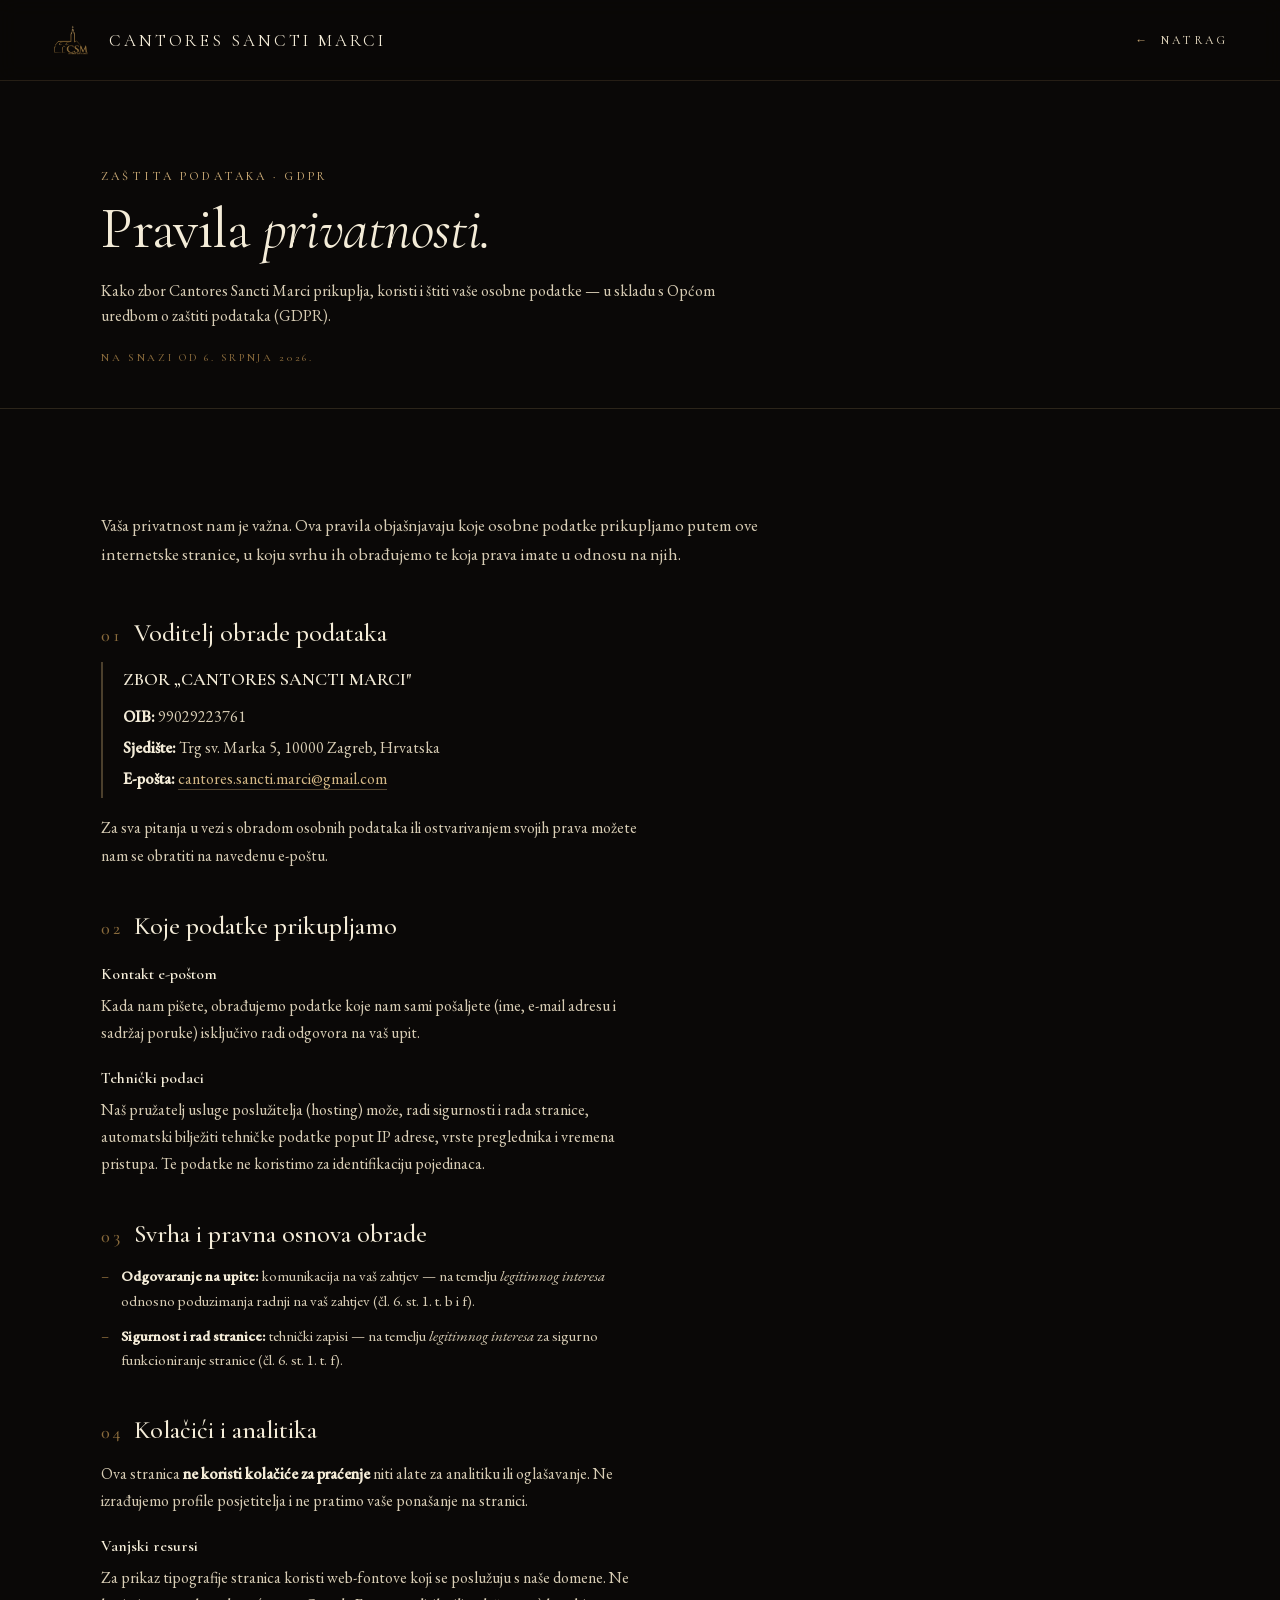
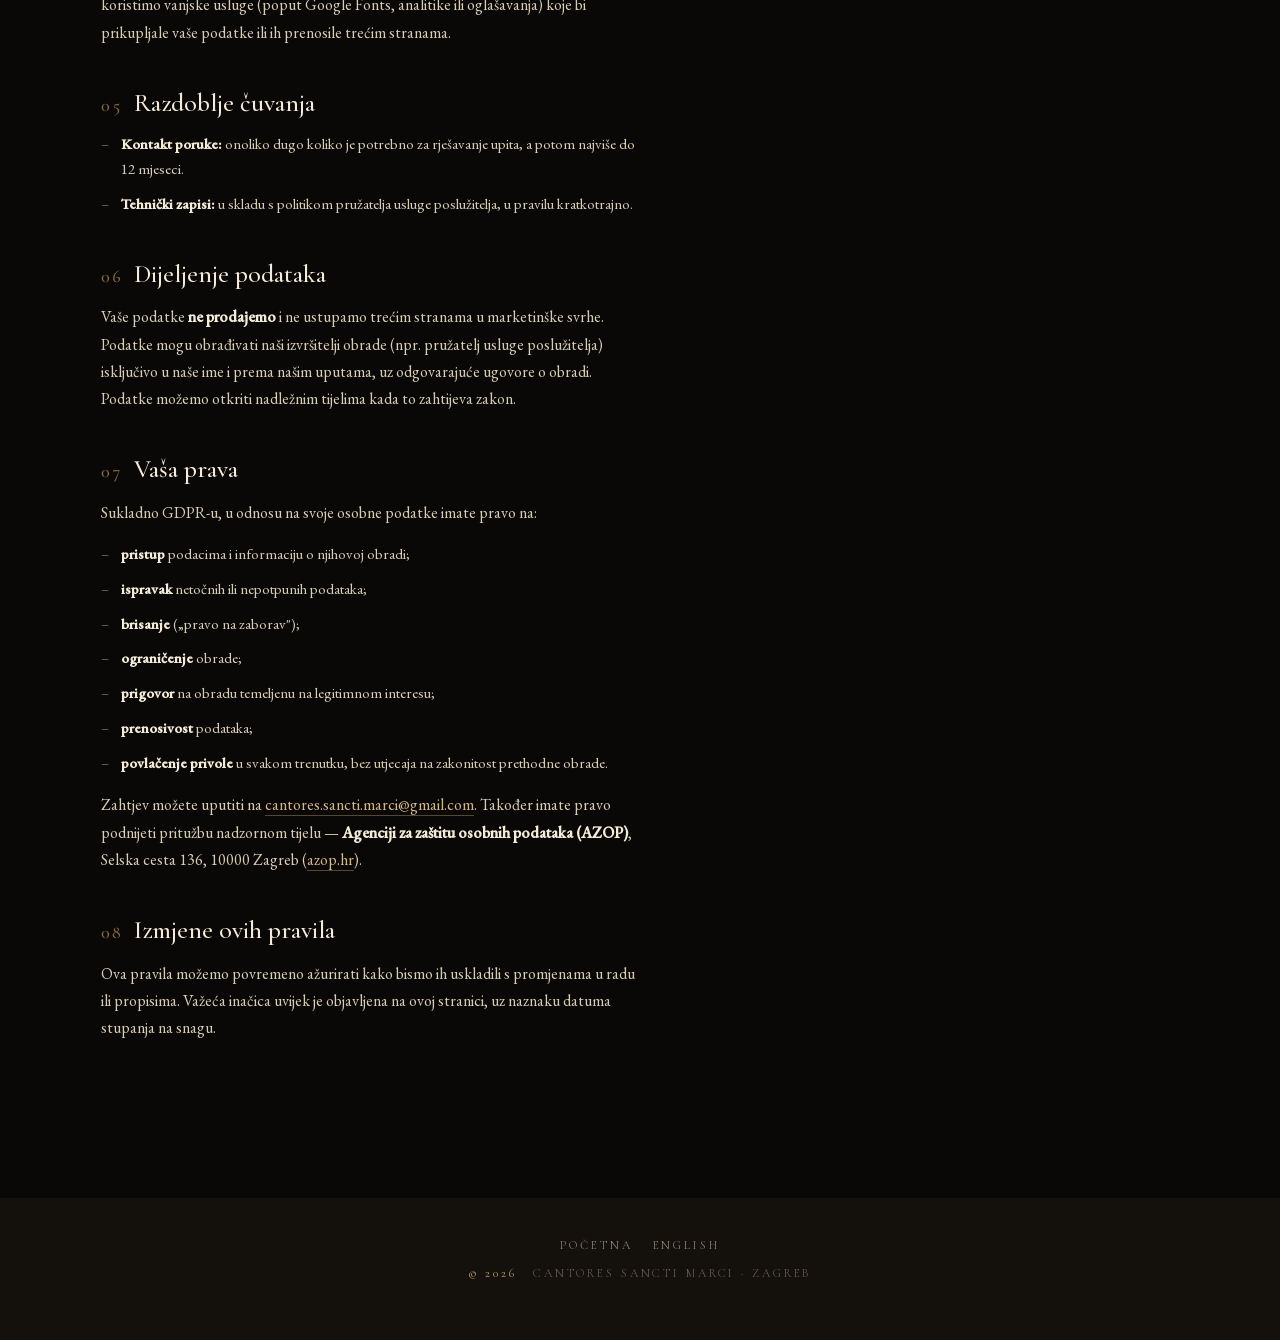
<file: privatnost.html>
<!DOCTYPE html>
<html lang="hr">
<head>
<meta charset="utf-8">
<title>Pravila privatnosti · Cantores Sancti Marci</title>
<meta name="description" content="Pravila privatnosti zbora Cantores Sancti Marci — kako prikupljamo, koristimo i štitimo osobne podatke, u skladu s Općom uredbom o zaštiti podataka (GDPR).">
<link rel="canonical" href="https://cantoressanctimarci.hr/privatnost">
<link rel="alternate" hreflang="hr" href="https://cantoressanctimarci.hr/privatnost">
<link rel="alternate" hreflang="en" href="https://cantoressanctimarci.hr/privacy">
<meta name="robots" content="index, follow">
<meta property="og:type" content="website">
<meta property="og:site_name" content="Cantores Sancti Marci">
<meta property="og:locale" content="hr_HR">
<meta property="og:title" content="Pravila privatnosti · Cantores Sancti Marci">
<meta property="og:description" content="Kako prikupljamo, koristimo i štitimo osobne podatke, u skladu s GDPR-om.">
<meta property="og:image" content="https://cantoressanctimarci.hr/media/og-image.jpg">
<meta name="viewport" content="width=device-width, initial-scale=1">
<link rel="icon" type="image/png" href="favicon.png">
<link rel="apple-touch-icon" href="apple-touch-icon.png">
<link rel="manifest" href="site.webmanifest">
<link rel="stylesheet" href="fonts/fonts.css">

<style>
  :root{
    --ink:#0a0807; --ink-2:#14100c; --parchment:#ebe1cf; --ivory:#f4ecd8;
    --ivory-soft:#d8cdb5; --gold:#c5a572; --gold-warm:#d4b886; --gold-deep:#8a6b3c; --burgundy:#5d2730;
    --serif:"Cormorant Garamond","EB Garamond","Times New Roman",serif;
    --body:"EB Garamond","Cormorant Garamond","Times New Roman",serif;
    --maxw:1180px; --gut:clamp(20px,4vw,64px);
  }
  *{ box-sizing:border-box; margin:0; padding:0 }
  html{ scroll-behavior:smooth; background:var(--ink) }
  body{
    font-family:var(--body); color:var(--ivory); background:var(--ink);
    -webkit-font-smoothing:antialiased; text-rendering:optimizeLegibility; overflow-x:hidden;
  }
  a{ color:inherit; text-decoration:none }
  em{ font-style:italic }
  .wrap{ max-width:var(--maxw); margin:0 auto; padding:0 var(--gut) }

  /* accessibility */
  .skip-link{
    position:fixed; top:12px; left:12px; z-index:2000;
    background:var(--gold); color:#1a1310; padding:12px 20px; border-radius:4px;
    font-family:var(--serif); font-size:15px; letter-spacing:0.04em;
    transform:translateY(-160%); transition:transform .2s ease;
  }
  .skip-link:focus{ transform:translateY(0); outline:none }
  a:focus-visible, [tabindex]:focus-visible{ outline:2px solid var(--gold); outline-offset:3px; border-radius:2px }
  @media (prefers-reduced-motion: reduce){ .skip-link{ transition:none } html{ scroll-behavior:auto } }

  /* nav */
  nav.top{
    position:sticky; top:0; z-index:50;
    display:flex; align-items:center; justify-content:space-between;
    padding:20px var(--gut);
    background:rgba(10,8,7,0.85);
    backdrop-filter:blur(10px); -webkit-backdrop-filter:blur(10px);
    border-bottom:1px solid rgba(197,165,114,0.15);
  }
  nav.top .brand{
    font-family:var(--serif); font-weight:400; font-size:17px; letter-spacing:0.18em; text-transform:uppercase;
    color:var(--ivory); display:flex; align-items:center; gap:10px;
  }
  nav.top .brand .mark{ display:inline-block; width:40px; height:40px; vertical-align:-12px; margin-right:8px }
  nav.top .back{
    font-family:var(--serif); font-weight:500; font-size:12px; letter-spacing:0.28em;
    text-transform:uppercase; color:var(--ivory-soft); transition:color .25s;
    display:inline-flex; align-items:center; gap:10px;
  }
  nav.top .back:hover{ color:var(--gold-warm) }
  nav.top .back .arrow{ color:var(--gold); transition:transform .3s ease }
  nav.top .back:hover .arrow{ transform:translateX(-4px) }

  /* header */
  header.page-head{
    padding:clamp(52px,8vw,88px) 0 clamp(30px,4vw,44px);
    border-bottom:1px solid rgba(197,165,114,0.18);
  }
  .eyebrow{
    font-family:var(--serif); font-weight:500; font-size:12px; letter-spacing:0.26em; text-transform:uppercase;
    color:var(--gold); margin-bottom:16px;
  }
  h1.page-title{
    font-family:var(--serif); font-weight:400; font-size:clamp(36px,5vw,58px); line-height:1.05;
    letter-spacing:-0.01em; color:var(--ivory);
  }
  .page-sub{
    margin:18px 0 0; max-width:640px;
    font-family:var(--body); font-weight:400; font-size:clamp(16px,1.2vw,19px);
    line-height:1.6; color:var(--ivory-soft);
  }
  .page-meta{
    margin-top:22px; display:flex; align-items:center; gap:22px; flex-wrap:wrap;
    font-family:var(--serif); font-weight:500; font-size:11px; letter-spacing:0.24em; text-transform:uppercase; color:var(--gold-deep);
  }

  /* legal body */
  main.legal{ padding:clamp(56px,8vw,110px) 0 clamp(70px,9vw,120px) }
  .legal .lead{
    font-family:var(--body); font-weight:400;
    font-size:clamp(17px,1.3vw,20px); line-height:1.65; color:var(--ivory-soft);
    max-width:720px; margin:0 0 clamp(34px,4vw,50px);
  }
  .legal .doc{ max-width:720px }
  .legal section{ margin-bottom:clamp(30px,4vw,42px) }
  .legal h2{
    font-family:var(--serif); font-weight:500; font-size:clamp(22px,2vw,28px);
    letter-spacing:0; color:var(--ivory); line-height:1.2; margin-bottom:14px;
    display:flex; align-items:baseline; gap:12px;
  }
  .legal h2 .num{
    font-size:0.7em; font-weight:500; letter-spacing:0.08em; color:var(--gold-deep);
    font-variant-numeric:tabular-nums; flex:none;
  }
  .legal h3{
    font-family:var(--serif); font-weight:600; font-size:clamp(16px,1.2vw,18px);
    color:var(--ivory); margin:22px 0 8px;
  }
  .legal p{ font-size:clamp(16px,1.15vw,18px); line-height:1.7; color:var(--ivory-soft); margin-bottom:16px; max-width:68ch }
  .legal p strong{ color:var(--ivory); font-weight:600 }
  .legal a{ color:var(--gold-warm); border-bottom:1px solid rgba(197,165,114,0.4); transition:border-color .25s }
  .legal a:hover{ border-color:var(--gold-warm) }
  .legal ul{ list-style:none; margin:0 0 16px; padding:0; max-width:68ch }
  .legal ul li{
    position:relative; padding-left:20px; margin-bottom:10px;
    font-size:clamp(15px,1.1vw,17px); line-height:1.65; color:var(--ivory-soft);
  }
  .legal ul li::before{
    content:"–"; position:absolute; left:0; top:0; color:var(--gold-deep);
  }
  .legal ul li strong{ color:var(--ivory); font-weight:600 }
  .legal .card{
    border-left:2px solid rgba(197,165,114,0.35);
    padding:2px 0 2px 20px; margin:0 0 16px;
  }
  .legal .card p{ margin-bottom:4px }
  .legal .card .co{ font-family:var(--serif); font-weight:600; font-size:clamp(18px,1.4vw,21px); color:var(--ivory); margin-bottom:8px }

  /* footer */
  footer.mini{
    padding:40px var(--gut) 60px; background:var(--ink-2); text-align:center;
    font-family:var(--serif); font-size:12px; letter-spacing:0.24em; text-transform:uppercase; color:rgba(216,205,181,0.4);
  }
  footer.mini .row{ margin-bottom:14px; display:flex; gap:20px; justify-content:center; flex-wrap:wrap }
  footer.mini .row a{ color:rgba(216,205,181,0.6); transition:color .25s }
  footer.mini .row a:hover{ color:var(--gold-warm) }
  footer.mini .credit{ color:var(--gold); margin-right:10px }

  @media (max-width:560px){
    nav.top{ padding:16px var(--gut) }
    nav.top .brand{ font-size:14px }
    nav.top .back{ font-size:10px; letter-spacing:0.22em }
    .legal h2{ gap:10px }
    .eyebrow::before, .eyebrow::after{ width:28px }
  }
</style>
</head>
<body>

<a class="skip-link" href="#glavni">Preskoči na sadržaj</a>

<!-- NAV -->
<nav class="top">
  <a href="/" class="brand"><img class="mark" src="favicon.png" alt="" width="40" height="40">Cantores Sancti Marci</a>
  <a href="/" class="back"><span class="arrow" aria-hidden="true">←</span>Natrag</a>
</nav>

<!-- HEADER -->
<header class="page-head">
  <div class="wrap">
    <div class="eyebrow">Zaštita podataka · GDPR</div>
    <h1 class="page-title">Pravila <em>privatnosti.</em></h1>
    <p class="page-sub">
      Kako zbor Cantores Sancti Marci prikuplja, koristi i štiti vaše osobne
      podatke — u skladu s Općom uredbom o zaštiti podataka (GDPR).
    </p>
    <div class="page-meta">
      <span>Na snazi od 6. srpnja 2026.</span>
    </div>
  </div>
</header>

<!-- CONTENT -->
<main class="legal" id="glavni" tabindex="-1">
  <div class="wrap">
    <p class="lead">
      Vaša privatnost nam je važna. Ova pravila objašnjavaju koje osobne
      podatke prikupljamo putem ove internetske stranice, u koju svrhu ih
      obrađujemo te koja prava imate u odnosu na njih.
    </p>

    <div class="doc">
      <section>
        <h2><span class="num">01</span>Voditelj obrade podataka</h2>
        <div class="card">
          <p class="co">ZBOR „CANTORES SANCTI MARCI"</p>
          <p><strong>OIB:</strong> 99029223761</p>
          <p><strong>Sjedište:</strong> Trg sv. Marka 5, 10000 Zagreb, Hrvatska</p>
          <p><strong>E-pošta:</strong> <a href="mailto:cantores.sancti.marci@gmail.com">cantores.sancti.marci@gmail.com</a></p>
        </div>
        <p>
          Za sva pitanja u vezi s obradom osobnih podataka ili ostvarivanjem
          svojih prava možete nam se obratiti na navedenu e-poštu.
        </p>
      </section>

      <section>
        <h2><span class="num">02</span>Koje podatke prikupljamo</h2>
        <h3>Kontakt e-poštom</h3>
        <p>
          Kada nam pišete, obrađujemo podatke koje nam sami pošaljete (ime,
          e-mail adresu i sadržaj poruke) isključivo radi odgovora na vaš upit.
        </p>
        <h3>Tehnički podaci</h3>
        <p>
          Naš pružatelj usluge poslužitelja (hosting) može, radi sigurnosti i
          rada stranice, automatski bilježiti tehničke podatke poput IP adrese,
          vrste preglednika i vremena pristupa. Te podatke ne koristimo za
          identifikaciju pojedinaca.
        </p>
      </section>

      <section>
        <h2><span class="num">03</span>Svrha i pravna osnova obrade</h2>
        <ul>
          <li><strong>Odgovaranje na upite:</strong> komunikacija na vaš zahtjev — na temelju <em>legitimnog interesa</em> odnosno poduzimanja radnji na vaš zahtjev (čl. 6. st. 1. t. b i f).</li>
          <li><strong>Sigurnost i rad stranice:</strong> tehnički zapisi — na temelju <em>legitimnog interesa</em> za sigurno funkcioniranje stranice (čl. 6. st. 1. t. f).</li>
        </ul>
      </section>

      <section>
        <h2><span class="num">04</span>Kolačići i analitika</h2>
        <p>
          Ova stranica <strong>ne koristi kolačiće za praćenje</strong> niti
          alate za analitiku ili oglašavanje. Ne izrađujemo profile posjetitelja
          i ne pratimo vaše ponašanje na stranici.
        </p>
        <h3>Vanjski resursi</h3>
        <p>
          Za prikaz tipografije stranica koristi web-fontove koji se poslužuju
          s naše domene. Ne koristimo vanjske usluge (poput Google Fonts,
          analitike ili oglašavanja) koje bi prikupljale vaše podatke ili ih
          prenosile trećim stranama.
        </p>
      </section>

      <section>
        <h2><span class="num">05</span>Razdoblje čuvanja</h2>
        <ul>
          <li><strong>Kontakt poruke:</strong> onoliko dugo koliko je potrebno za rješavanje upita, a potom najviše do 12 mjeseci.</li>
          <li><strong>Tehnički zapisi:</strong> u skladu s politikom pružatelja usluge poslužitelja, u pravilu kratkotrajno.</li>
        </ul>
      </section>

      <section>
        <h2><span class="num">06</span>Dijeljenje podataka</h2>
        <p>
          Vaše podatke <strong>ne prodajemo</strong> i ne ustupamo trećim
          stranama u marketinške svrhe. Podatke mogu obrađivati naši izvršitelji
          obrade (npr. pružatelj usluge poslužitelja) isključivo u naše ime i prema našim uputama, uz odgovarajuće
          ugovore o obradi. Podatke možemo otkriti nadležnim tijelima kada to
          zahtijeva zakon.
        </p>
      </section>

      <section>
        <h2><span class="num">07</span>Vaša prava</h2>
        <p>Sukladno GDPR-u, u odnosu na svoje osobne podatke imate pravo na:</p>
        <ul>
          <li><strong>pristup</strong> podacima i informaciju o njihovoj obradi;</li>
          <li><strong>ispravak</strong> netočnih ili nepotpunih podataka;</li>
          <li><strong>brisanje</strong> („pravo na zaborav");</li>
          <li><strong>ograničenje</strong> obrade;</li>
          <li><strong>prigovor</strong> na obradu temeljenu na legitimnom interesu;</li>
          <li><strong>prenosivost</strong> podataka;</li>
          <li><strong>povlačenje privole</strong> u svakom trenutku, bez utjecaja na zakonitost prethodne obrade.</li>
        </ul>
        <p>
          Zahtjev možete uputiti na <a href="mailto:cantores.sancti.marci@gmail.com">cantores.sancti.marci@gmail.com</a>.
          Također imate pravo podnijeti pritužbu nadzornom tijelu —
          <strong>Agenciji za zaštitu osobnih podataka (AZOP)</strong>,
          Selska cesta 136, 10000 Zagreb (<a href="https://azop.hr" target="_blank" rel="noopener">azop.hr</a>).
        </p>
      </section>

      <section>
        <h2><span class="num">08</span>Izmjene ovih pravila</h2>
        <p>
          Ova pravila možemo povremeno ažurirati kako bismo ih uskladili s
          promjenama u radu ili propisima. Važeća inačica uvijek je objavljena
          na ovoj stranici, uz naznaku datuma stupanja na snagu.
        </p>
      </section>
    </div>
  </div>
</main>

<!-- FOOTER -->
<footer class="mini">
  <div class="row">
    <a href="/">Početna</a>
    <a href="/privacy">English</a>
  </div>
  <span class="credit">© 2026</span>
  Cantores Sancti Marci · Zagreb
</footer>

</body>
</html>
</file>
<file: fonts/fonts.css>
/* Cormorant Garamond 300 italic · latin-ext */
@font-face{
  font-family:'Cormorant Garamond';
  font-style:italic;
  font-weight:300;
  font-display:swap;
  src:url(cormorant-garamond-300-italic-latin-ext.woff2) format('woff2');
  unicode-range:U+0100-02BA, U+02BD-02C5, U+02C7-02CC, U+02CE-02D7, U+02DD-02FF, U+0304, U+0308, U+0329, U+1D00-1DBF, U+1E00-1E9F, U+1EF2-1EFF, U+2020, U+20A0-20AB, U+20AD-20C0, U+2113, U+2C60-2C7F, U+A720-A7FF;
}
/* Cormorant Garamond 300 italic · latin */
@font-face{
  font-family:'Cormorant Garamond';
  font-style:italic;
  font-weight:300;
  font-display:swap;
  src:url(cormorant-garamond-300-italic-latin.woff2) format('woff2');
  unicode-range:U+0000-00FF, U+0131, U+0152-0153, U+02BB-02BC, U+02C6, U+02DA, U+02DC, U+0304, U+0308, U+0329, U+2000-206F, U+20AC, U+2122, U+2191, U+2193, U+2212, U+2215, U+FEFF, U+FFFD;
}
/* Cormorant Garamond 400 italic · latin-ext */
@font-face{
  font-family:'Cormorant Garamond';
  font-style:italic;
  font-weight:400;
  font-display:swap;
  src:url(cormorant-garamond-400-italic-latin-ext.woff2) format('woff2');
  unicode-range:U+0100-02BA, U+02BD-02C5, U+02C7-02CC, U+02CE-02D7, U+02DD-02FF, U+0304, U+0308, U+0329, U+1D00-1DBF, U+1E00-1E9F, U+1EF2-1EFF, U+2020, U+20A0-20AB, U+20AD-20C0, U+2113, U+2C60-2C7F, U+A720-A7FF;
}
/* Cormorant Garamond 400 italic · latin */
@font-face{
  font-family:'Cormorant Garamond';
  font-style:italic;
  font-weight:400;
  font-display:swap;
  src:url(cormorant-garamond-400-italic-latin.woff2) format('woff2');
  unicode-range:U+0000-00FF, U+0131, U+0152-0153, U+02BB-02BC, U+02C6, U+02DA, U+02DC, U+0304, U+0308, U+0329, U+2000-206F, U+20AC, U+2122, U+2191, U+2193, U+2212, U+2215, U+FEFF, U+FFFD;
}
/* Cormorant Garamond 500 italic · latin-ext */
@font-face{
  font-family:'Cormorant Garamond';
  font-style:italic;
  font-weight:500;
  font-display:swap;
  src:url(cormorant-garamond-500-italic-latin-ext.woff2) format('woff2');
  unicode-range:U+0100-02BA, U+02BD-02C5, U+02C7-02CC, U+02CE-02D7, U+02DD-02FF, U+0304, U+0308, U+0329, U+1D00-1DBF, U+1E00-1E9F, U+1EF2-1EFF, U+2020, U+20A0-20AB, U+20AD-20C0, U+2113, U+2C60-2C7F, U+A720-A7FF;
}
/* Cormorant Garamond 500 italic · latin */
@font-face{
  font-family:'Cormorant Garamond';
  font-style:italic;
  font-weight:500;
  font-display:swap;
  src:url(cormorant-garamond-500-italic-latin.woff2) format('woff2');
  unicode-range:U+0000-00FF, U+0131, U+0152-0153, U+02BB-02BC, U+02C6, U+02DA, U+02DC, U+0304, U+0308, U+0329, U+2000-206F, U+20AC, U+2122, U+2191, U+2193, U+2212, U+2215, U+FEFF, U+FFFD;
}
/* Cormorant Garamond 300 normal · latin-ext */
@font-face{
  font-family:'Cormorant Garamond';
  font-style:normal;
  font-weight:300;
  font-display:swap;
  src:url(cormorant-garamond-300-normal-latin-ext.woff2) format('woff2');
  unicode-range:U+0100-02BA, U+02BD-02C5, U+02C7-02CC, U+02CE-02D7, U+02DD-02FF, U+0304, U+0308, U+0329, U+1D00-1DBF, U+1E00-1E9F, U+1EF2-1EFF, U+2020, U+20A0-20AB, U+20AD-20C0, U+2113, U+2C60-2C7F, U+A720-A7FF;
}
/* Cormorant Garamond 300 normal · latin */
@font-face{
  font-family:'Cormorant Garamond';
  font-style:normal;
  font-weight:300;
  font-display:swap;
  src:url(cormorant-garamond-300-normal-latin.woff2) format('woff2');
  unicode-range:U+0000-00FF, U+0131, U+0152-0153, U+02BB-02BC, U+02C6, U+02DA, U+02DC, U+0304, U+0308, U+0329, U+2000-206F, U+20AC, U+2122, U+2191, U+2193, U+2212, U+2215, U+FEFF, U+FFFD;
}
/* Cormorant Garamond 400 normal · latin-ext */
@font-face{
  font-family:'Cormorant Garamond';
  font-style:normal;
  font-weight:400;
  font-display:swap;
  src:url(cormorant-garamond-400-normal-latin-ext.woff2) format('woff2');
  unicode-range:U+0100-02BA, U+02BD-02C5, U+02C7-02CC, U+02CE-02D7, U+02DD-02FF, U+0304, U+0308, U+0329, U+1D00-1DBF, U+1E00-1E9F, U+1EF2-1EFF, U+2020, U+20A0-20AB, U+20AD-20C0, U+2113, U+2C60-2C7F, U+A720-A7FF;
}
/* Cormorant Garamond 400 normal · latin */
@font-face{
  font-family:'Cormorant Garamond';
  font-style:normal;
  font-weight:400;
  font-display:swap;
  src:url(cormorant-garamond-400-normal-latin.woff2) format('woff2');
  unicode-range:U+0000-00FF, U+0131, U+0152-0153, U+02BB-02BC, U+02C6, U+02DA, U+02DC, U+0304, U+0308, U+0329, U+2000-206F, U+20AC, U+2122, U+2191, U+2193, U+2212, U+2215, U+FEFF, U+FFFD;
}
/* Cormorant Garamond 500 normal · latin-ext */
@font-face{
  font-family:'Cormorant Garamond';
  font-style:normal;
  font-weight:500;
  font-display:swap;
  src:url(cormorant-garamond-500-normal-latin-ext.woff2) format('woff2');
  unicode-range:U+0100-02BA, U+02BD-02C5, U+02C7-02CC, U+02CE-02D7, U+02DD-02FF, U+0304, U+0308, U+0329, U+1D00-1DBF, U+1E00-1E9F, U+1EF2-1EFF, U+2020, U+20A0-20AB, U+20AD-20C0, U+2113, U+2C60-2C7F, U+A720-A7FF;
}
/* Cormorant Garamond 500 normal · latin */
@font-face{
  font-family:'Cormorant Garamond';
  font-style:normal;
  font-weight:500;
  font-display:swap;
  src:url(cormorant-garamond-500-normal-latin.woff2) format('woff2');
  unicode-range:U+0000-00FF, U+0131, U+0152-0153, U+02BB-02BC, U+02C6, U+02DA, U+02DC, U+0304, U+0308, U+0329, U+2000-206F, U+20AC, U+2122, U+2191, U+2193, U+2212, U+2215, U+FEFF, U+FFFD;
}
/* Cormorant Garamond 600 normal · latin-ext */
@font-face{
  font-family:'Cormorant Garamond';
  font-style:normal;
  font-weight:600;
  font-display:swap;
  src:url(cormorant-garamond-600-normal-latin-ext.woff2) format('woff2');
  unicode-range:U+0100-02BA, U+02BD-02C5, U+02C7-02CC, U+02CE-02D7, U+02DD-02FF, U+0304, U+0308, U+0329, U+1D00-1DBF, U+1E00-1E9F, U+1EF2-1EFF, U+2020, U+20A0-20AB, U+20AD-20C0, U+2113, U+2C60-2C7F, U+A720-A7FF;
}
/* Cormorant Garamond 600 normal · latin */
@font-face{
  font-family:'Cormorant Garamond';
  font-style:normal;
  font-weight:600;
  font-display:swap;
  src:url(cormorant-garamond-600-normal-latin.woff2) format('woff2');
  unicode-range:U+0000-00FF, U+0131, U+0152-0153, U+02BB-02BC, U+02C6, U+02DA, U+02DC, U+0304, U+0308, U+0329, U+2000-206F, U+20AC, U+2122, U+2191, U+2193, U+2212, U+2215, U+FEFF, U+FFFD;
}
/* EB Garamond 400 italic · latin-ext */
@font-face{
  font-family:'EB Garamond';
  font-style:italic;
  font-weight:400;
  font-display:swap;
  src:url(eb-garamond-400-italic-latin-ext.woff2) format('woff2');
  unicode-range:U+0100-02BA, U+02BD-02C5, U+02C7-02CC, U+02CE-02D7, U+02DD-02FF, U+0304, U+0308, U+0329, U+1D00-1DBF, U+1E00-1E9F, U+1EF2-1EFF, U+2020, U+20A0-20AB, U+20AD-20C0, U+2113, U+2C60-2C7F, U+A720-A7FF;
}
/* EB Garamond 400 italic · latin */
@font-face{
  font-family:'EB Garamond';
  font-style:italic;
  font-weight:400;
  font-display:swap;
  src:url(eb-garamond-400-italic-latin.woff2) format('woff2');
  unicode-range:U+0000-00FF, U+0131, U+0152-0153, U+02BB-02BC, U+02C6, U+02DA, U+02DC, U+0304, U+0308, U+0329, U+2000-206F, U+20AC, U+2122, U+2191, U+2193, U+2212, U+2215, U+FEFF, U+FFFD;
}
/* EB Garamond 400 normal · latin-ext */
@font-face{
  font-family:'EB Garamond';
  font-style:normal;
  font-weight:400;
  font-display:swap;
  src:url(eb-garamond-400-normal-latin-ext.woff2) format('woff2');
  unicode-range:U+0100-02BA, U+02BD-02C5, U+02C7-02CC, U+02CE-02D7, U+02DD-02FF, U+0304, U+0308, U+0329, U+1D00-1DBF, U+1E00-1E9F, U+1EF2-1EFF, U+2020, U+20A0-20AB, U+20AD-20C0, U+2113, U+2C60-2C7F, U+A720-A7FF;
}
/* EB Garamond 400 normal · latin */
@font-face{
  font-family:'EB Garamond';
  font-style:normal;
  font-weight:400;
  font-display:swap;
  src:url(eb-garamond-400-normal-latin.woff2) format('woff2');
  unicode-range:U+0000-00FF, U+0131, U+0152-0153, U+02BB-02BC, U+02C6, U+02DA, U+02DC, U+0304, U+0308, U+0329, U+2000-206F, U+20AC, U+2122, U+2191, U+2193, U+2212, U+2215, U+FEFF, U+FFFD;
}
/* EB Garamond 500 normal · latin-ext */
@font-face{
  font-family:'EB Garamond';
  font-style:normal;
  font-weight:500;
  font-display:swap;
  src:url(eb-garamond-500-normal-latin-ext.woff2) format('woff2');
  unicode-range:U+0100-02BA, U+02BD-02C5, U+02C7-02CC, U+02CE-02D7, U+02DD-02FF, U+0304, U+0308, U+0329, U+1D00-1DBF, U+1E00-1E9F, U+1EF2-1EFF, U+2020, U+20A0-20AB, U+20AD-20C0, U+2113, U+2C60-2C7F, U+A720-A7FF;
}
/* EB Garamond 500 normal · latin */
@font-face{
  font-family:'EB Garamond';
  font-style:normal;
  font-weight:500;
  font-display:swap;
  src:url(eb-garamond-500-normal-latin.woff2) format('woff2');
  unicode-range:U+0000-00FF, U+0131, U+0152-0153, U+02BB-02BC, U+02C6, U+02DA, U+02DC, U+0304, U+0308, U+0329, U+2000-206F, U+20AC, U+2122, U+2191, U+2193, U+2212, U+2215, U+FEFF, U+FFFD;
}
</file>
